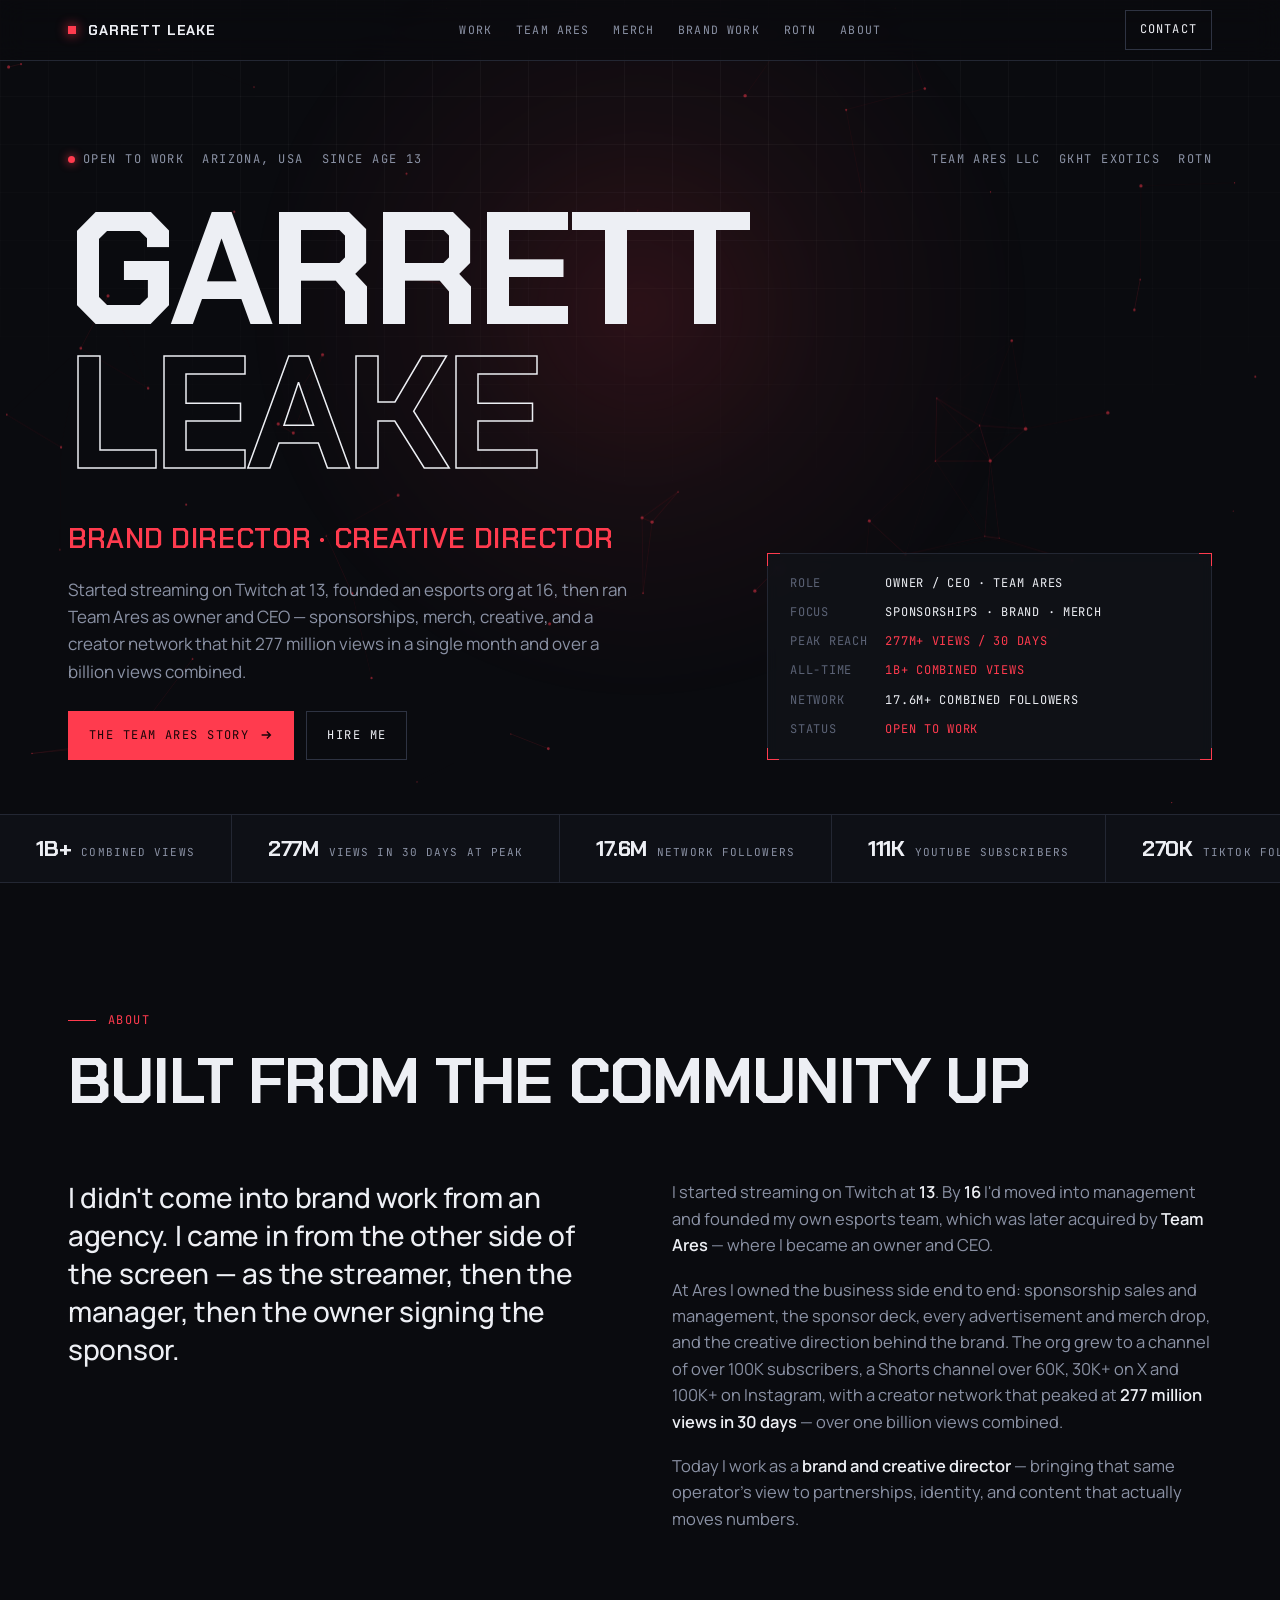
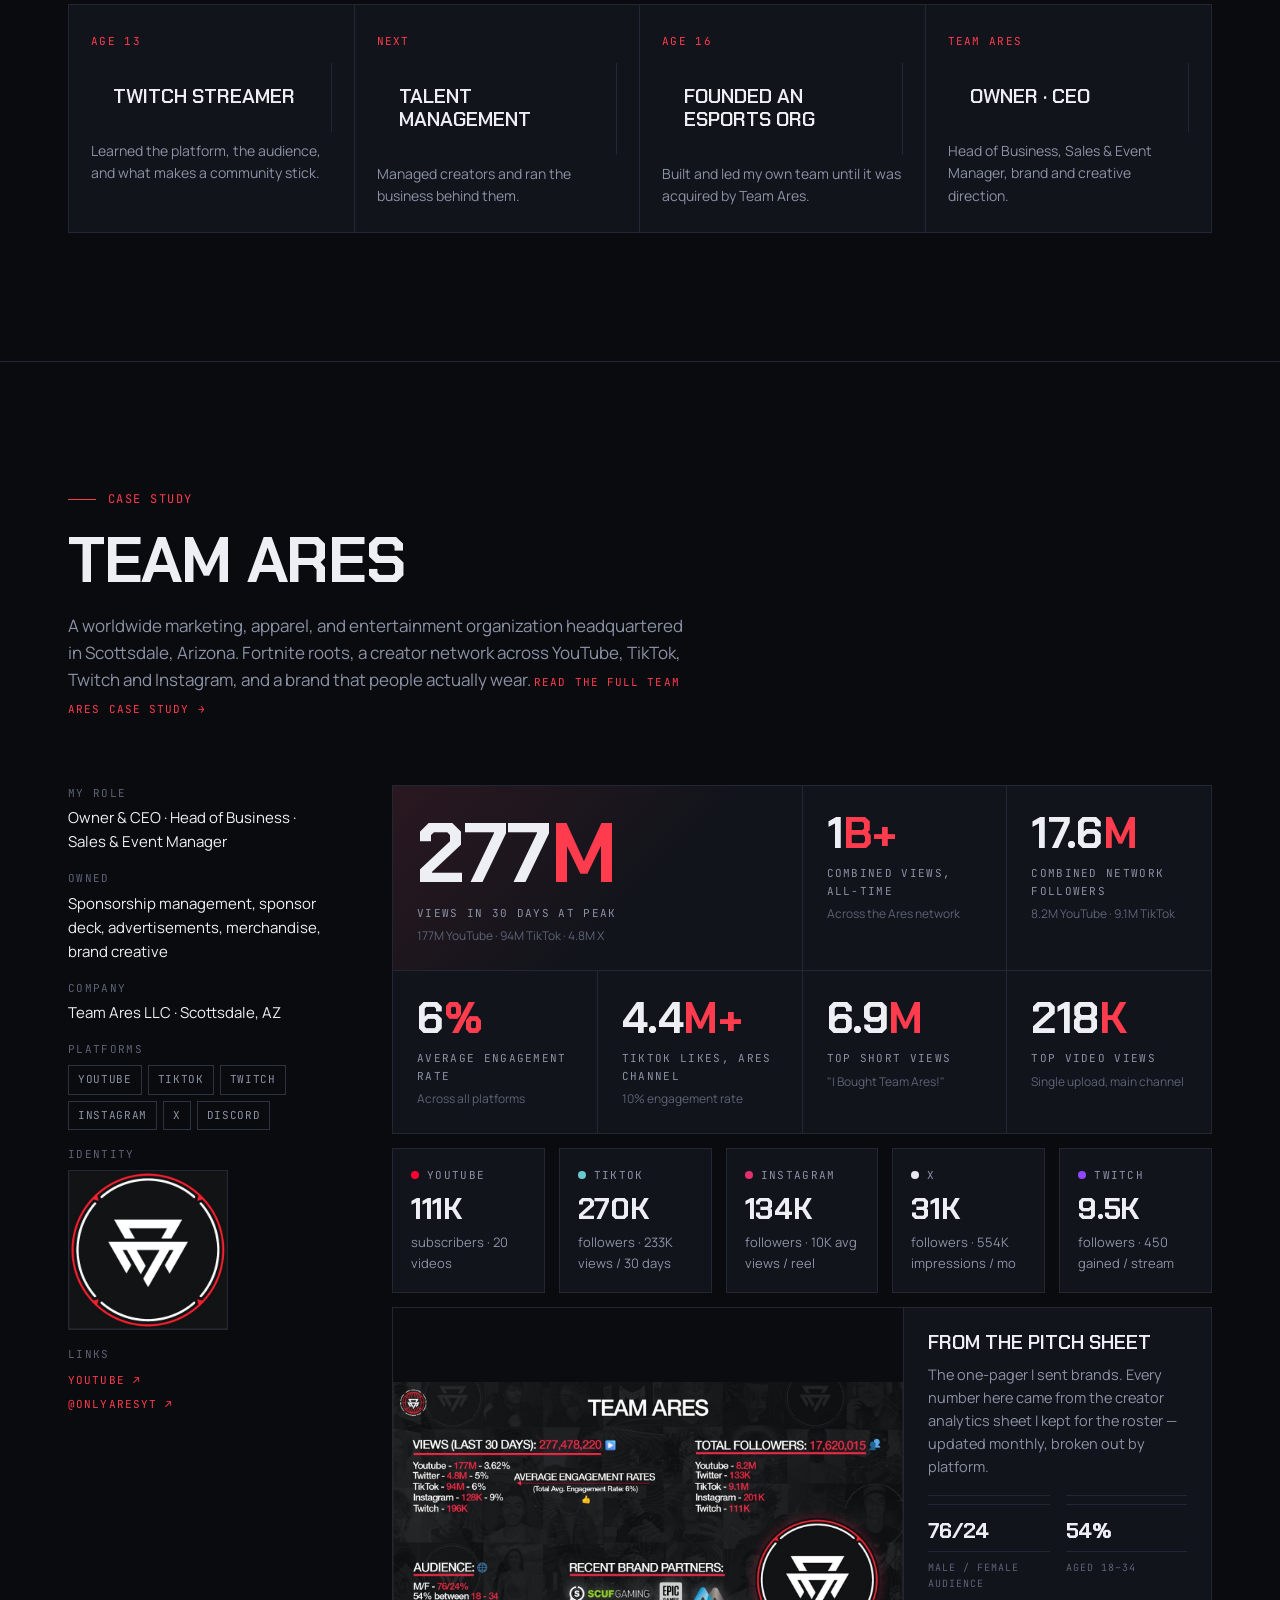
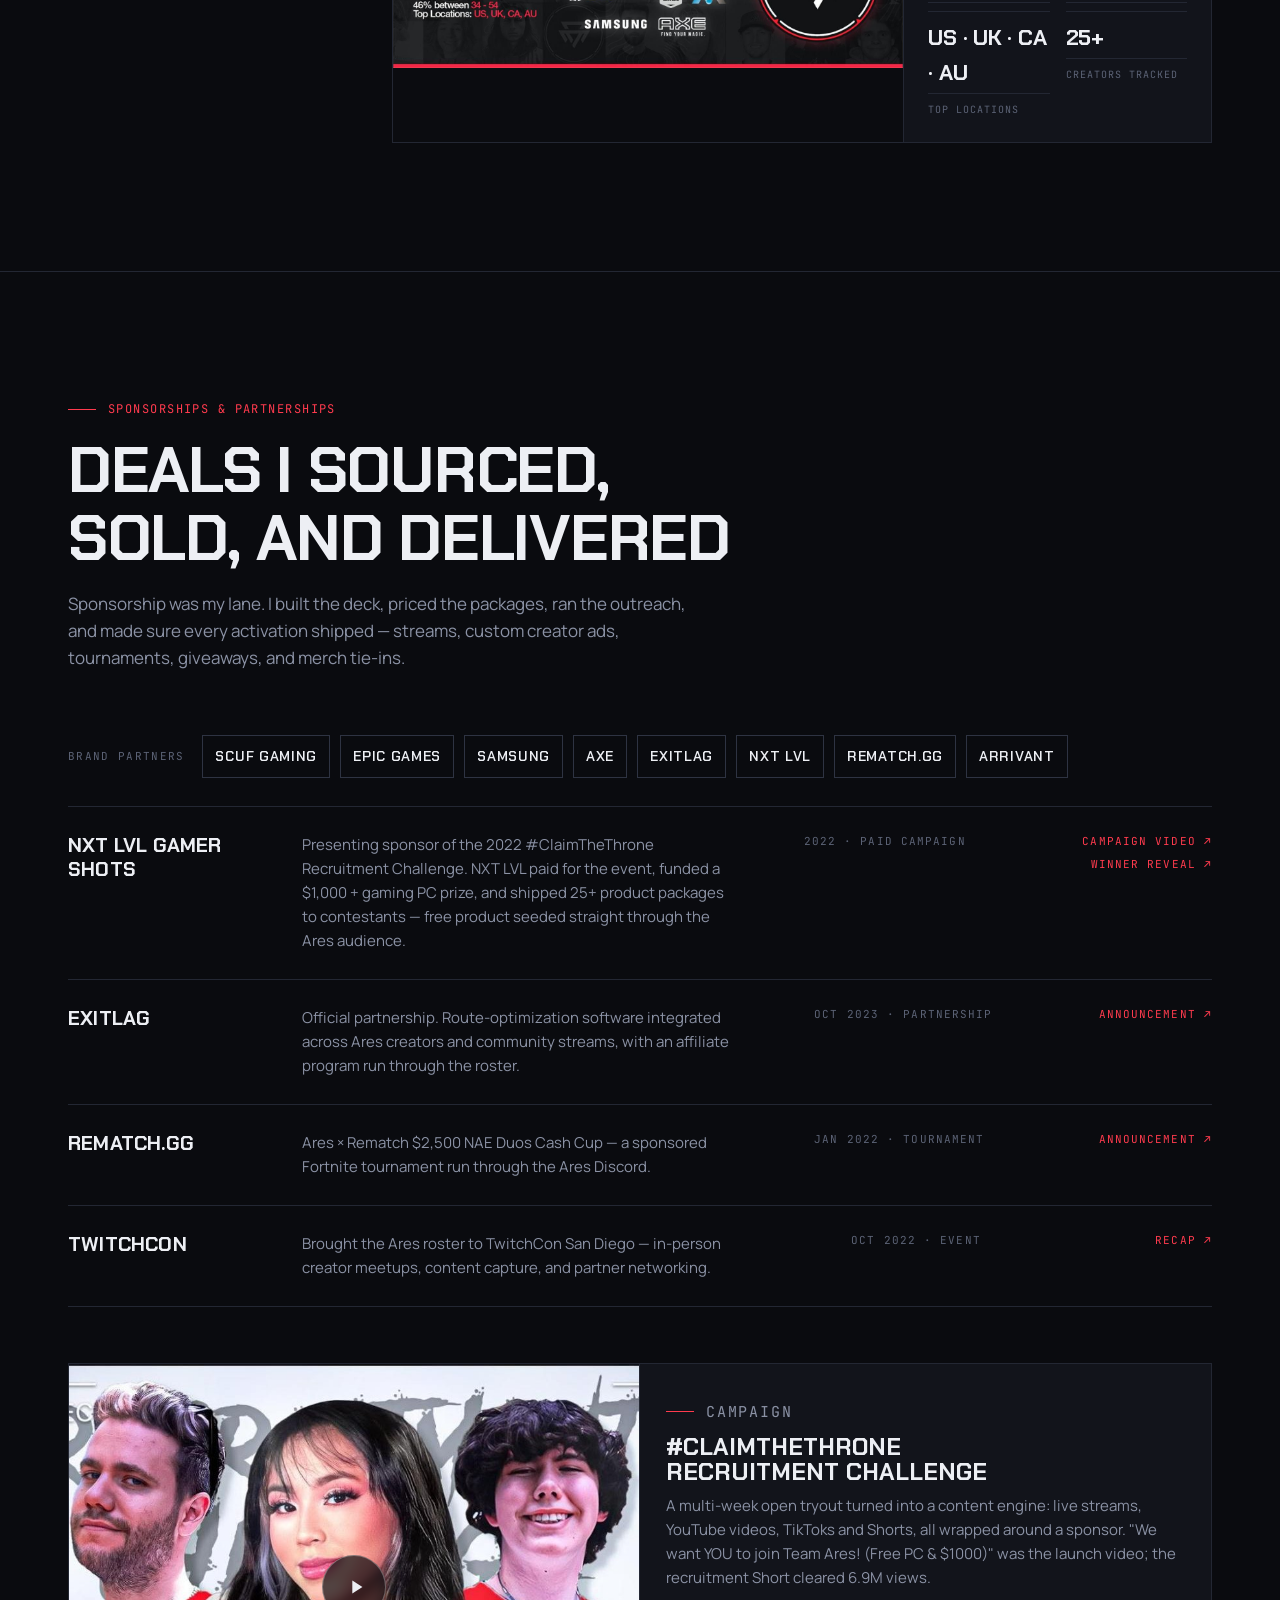
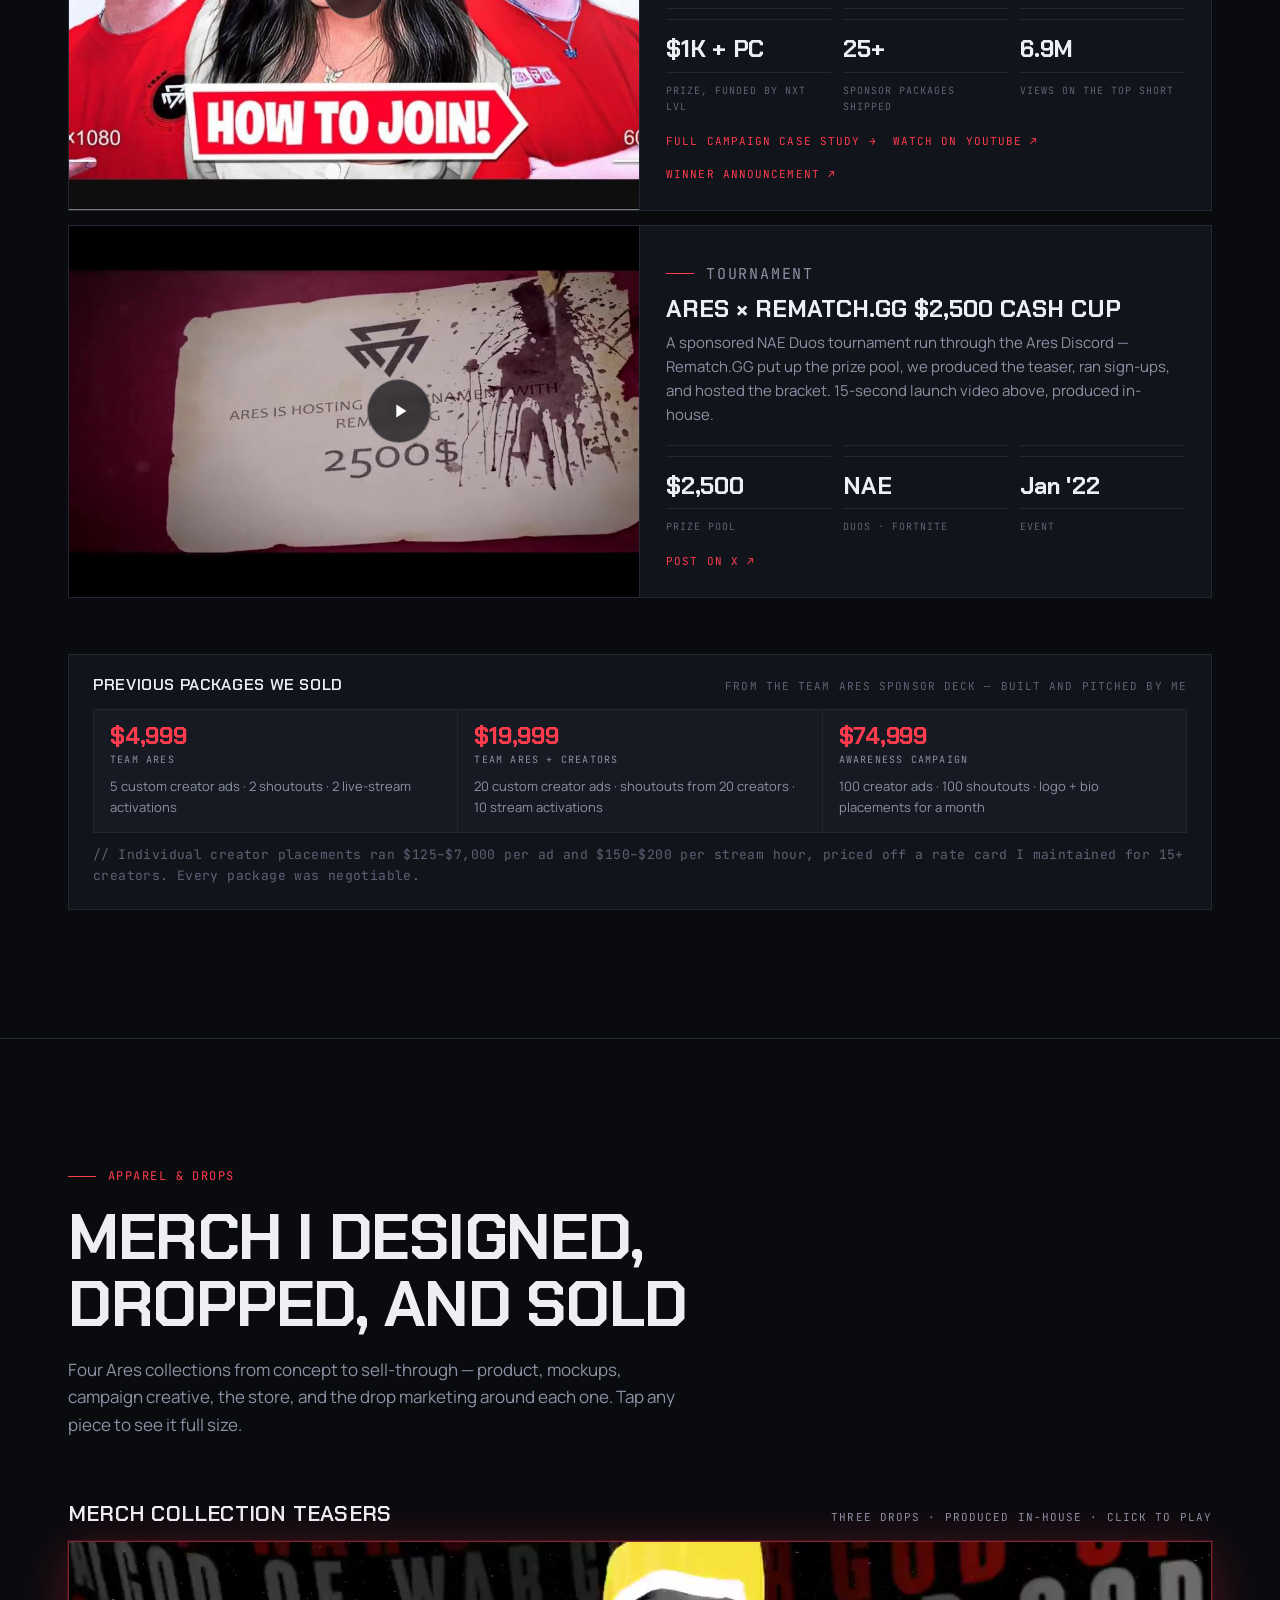
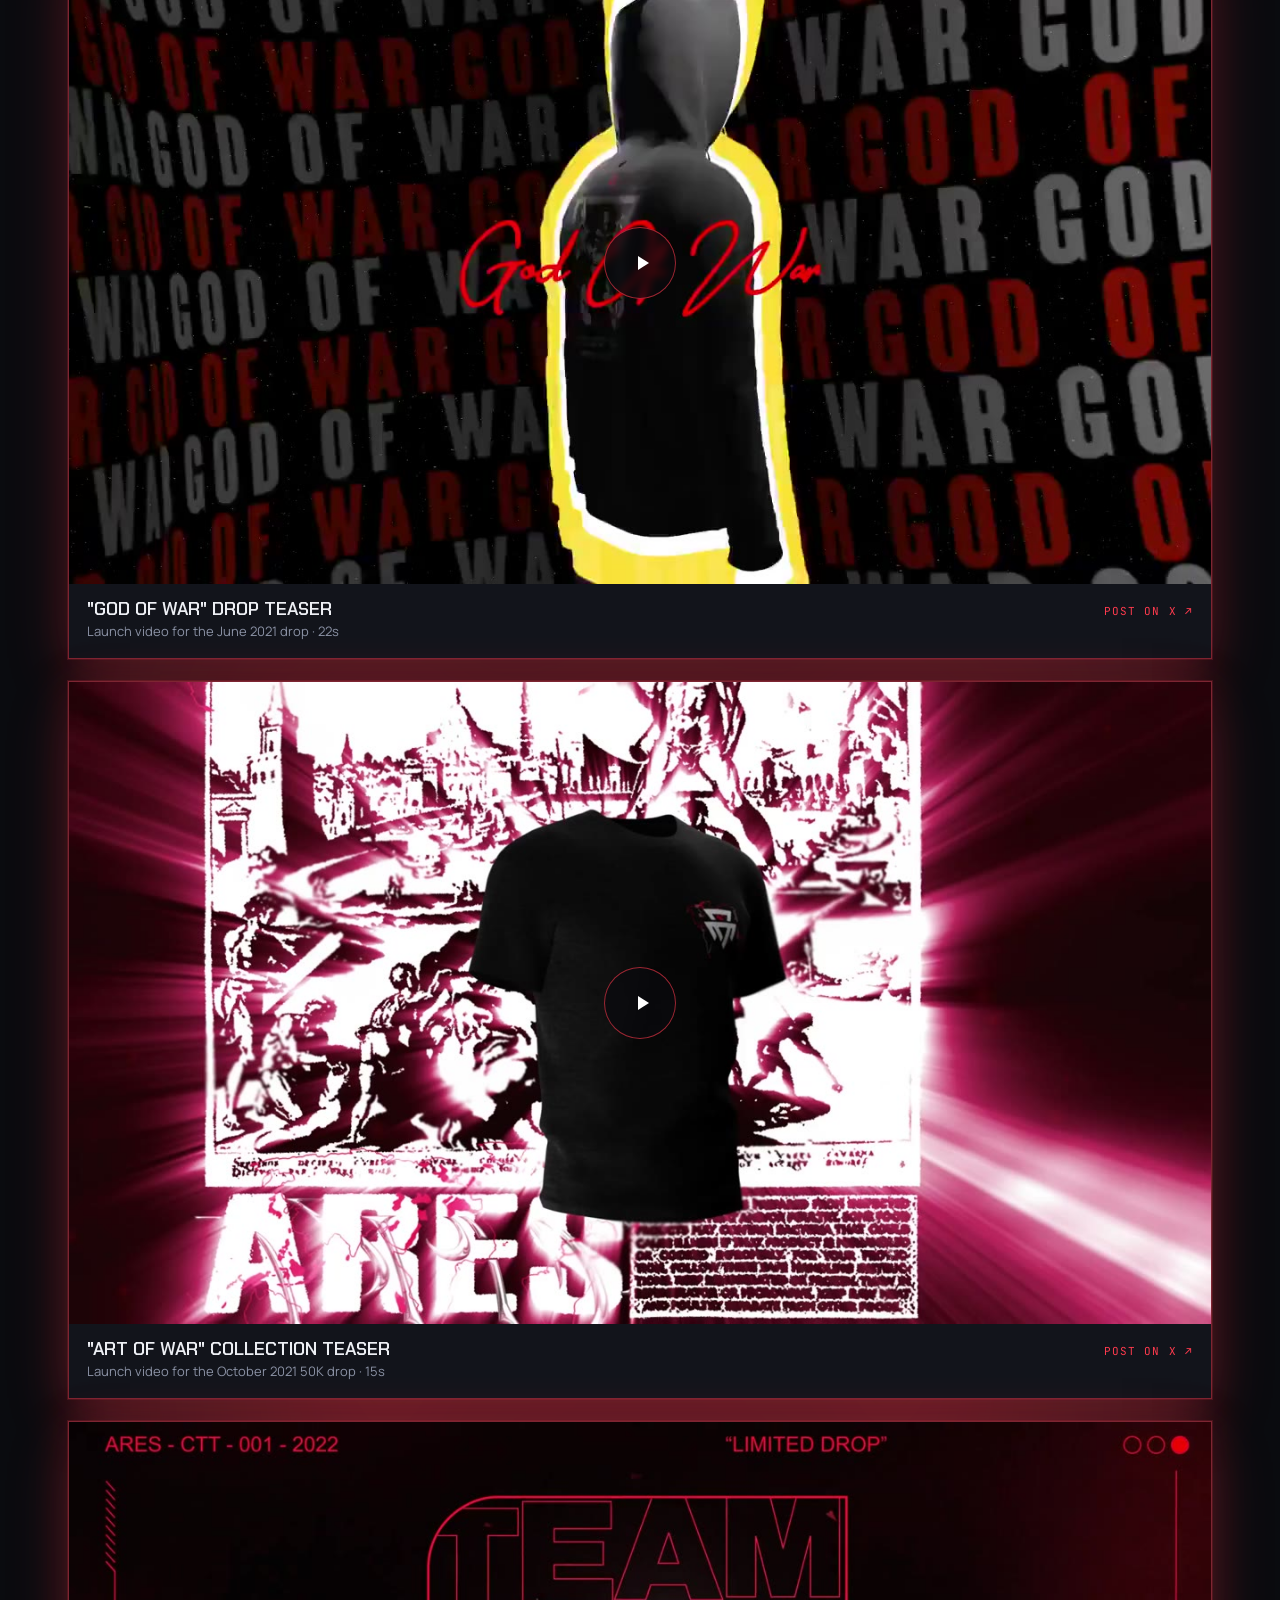
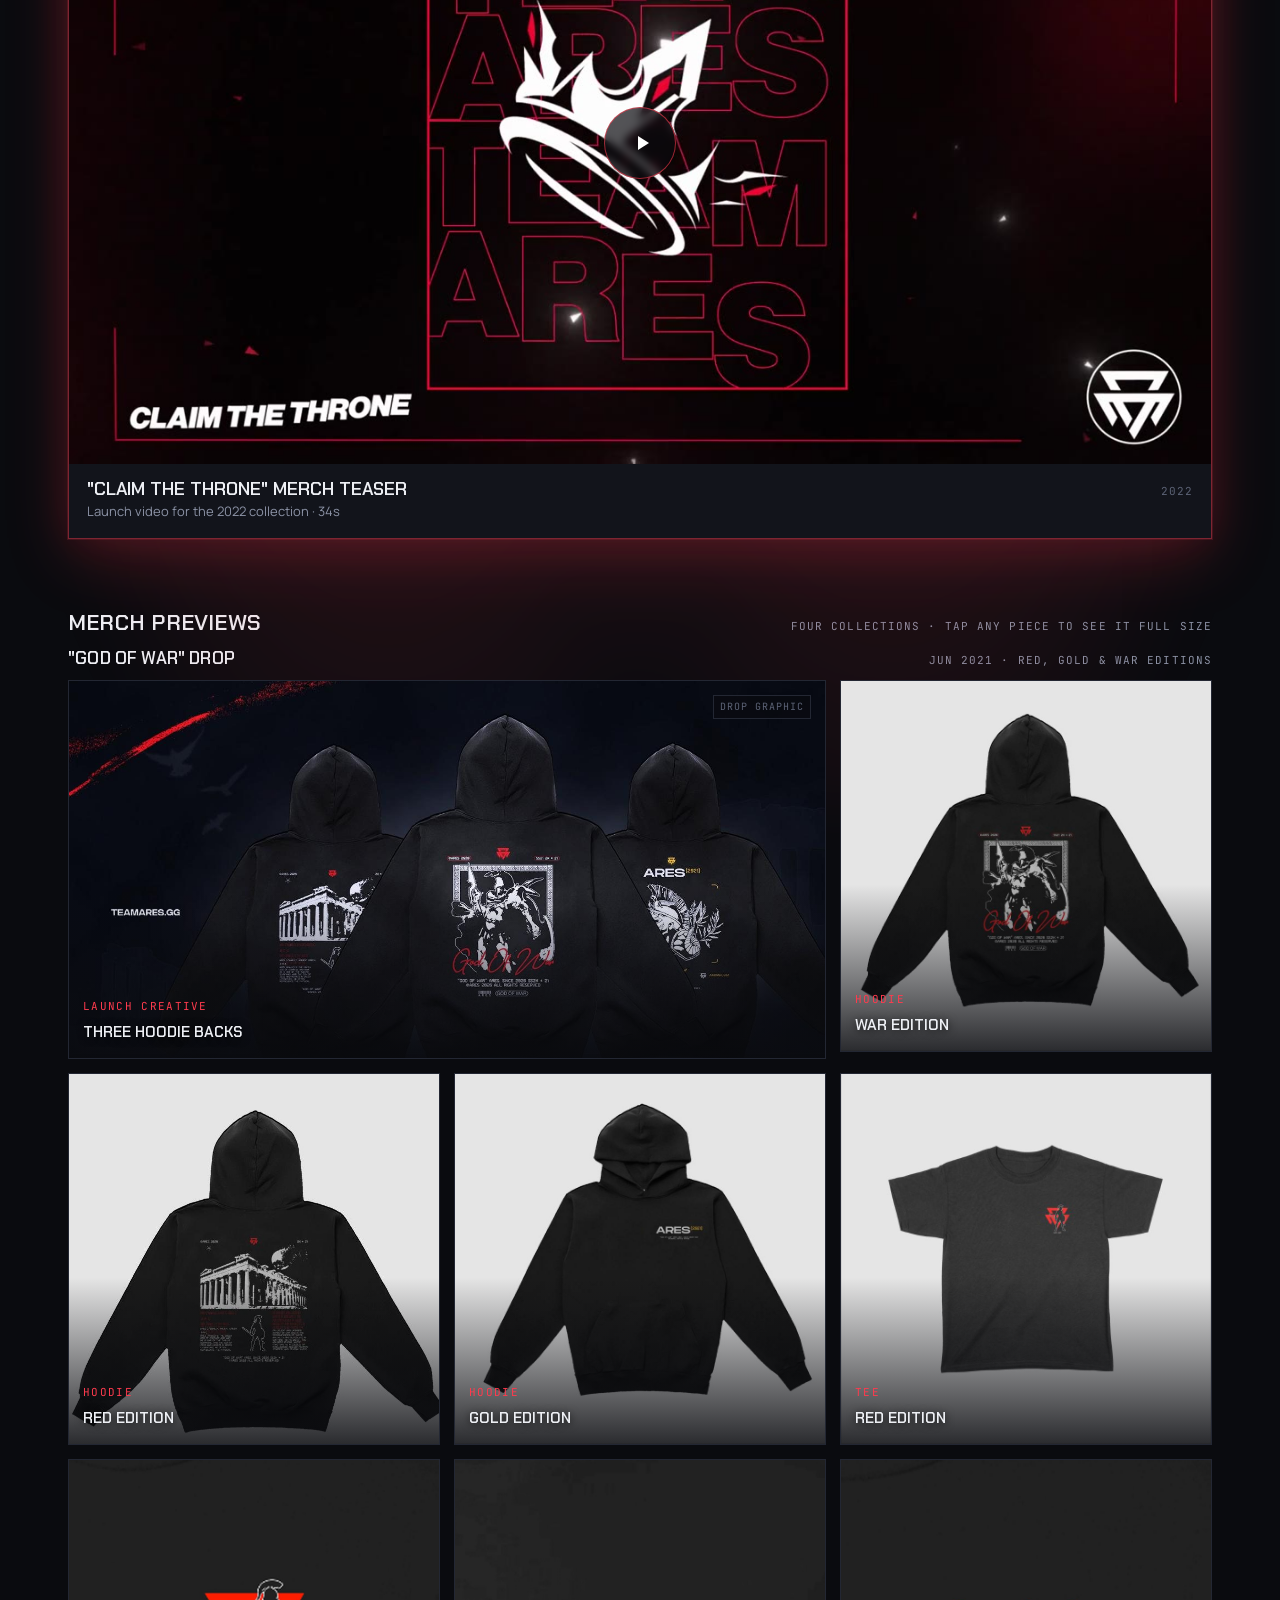
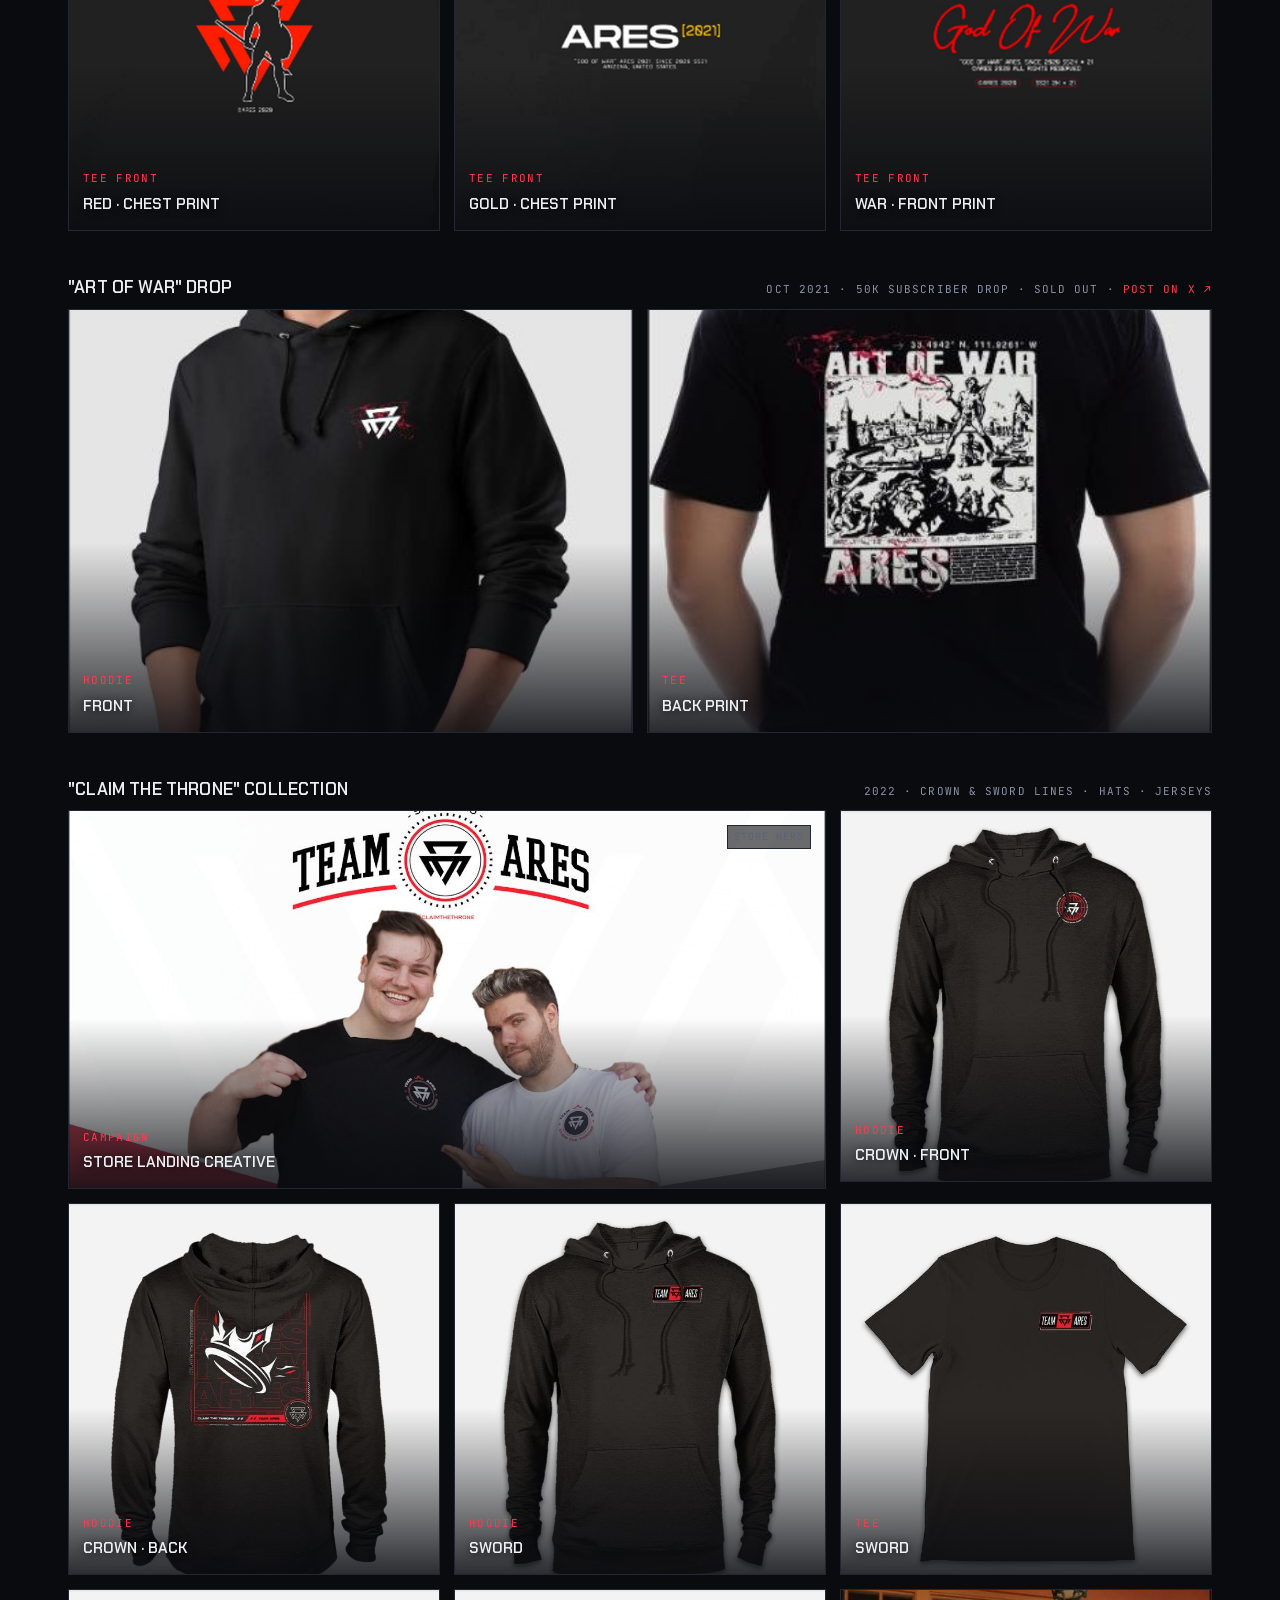
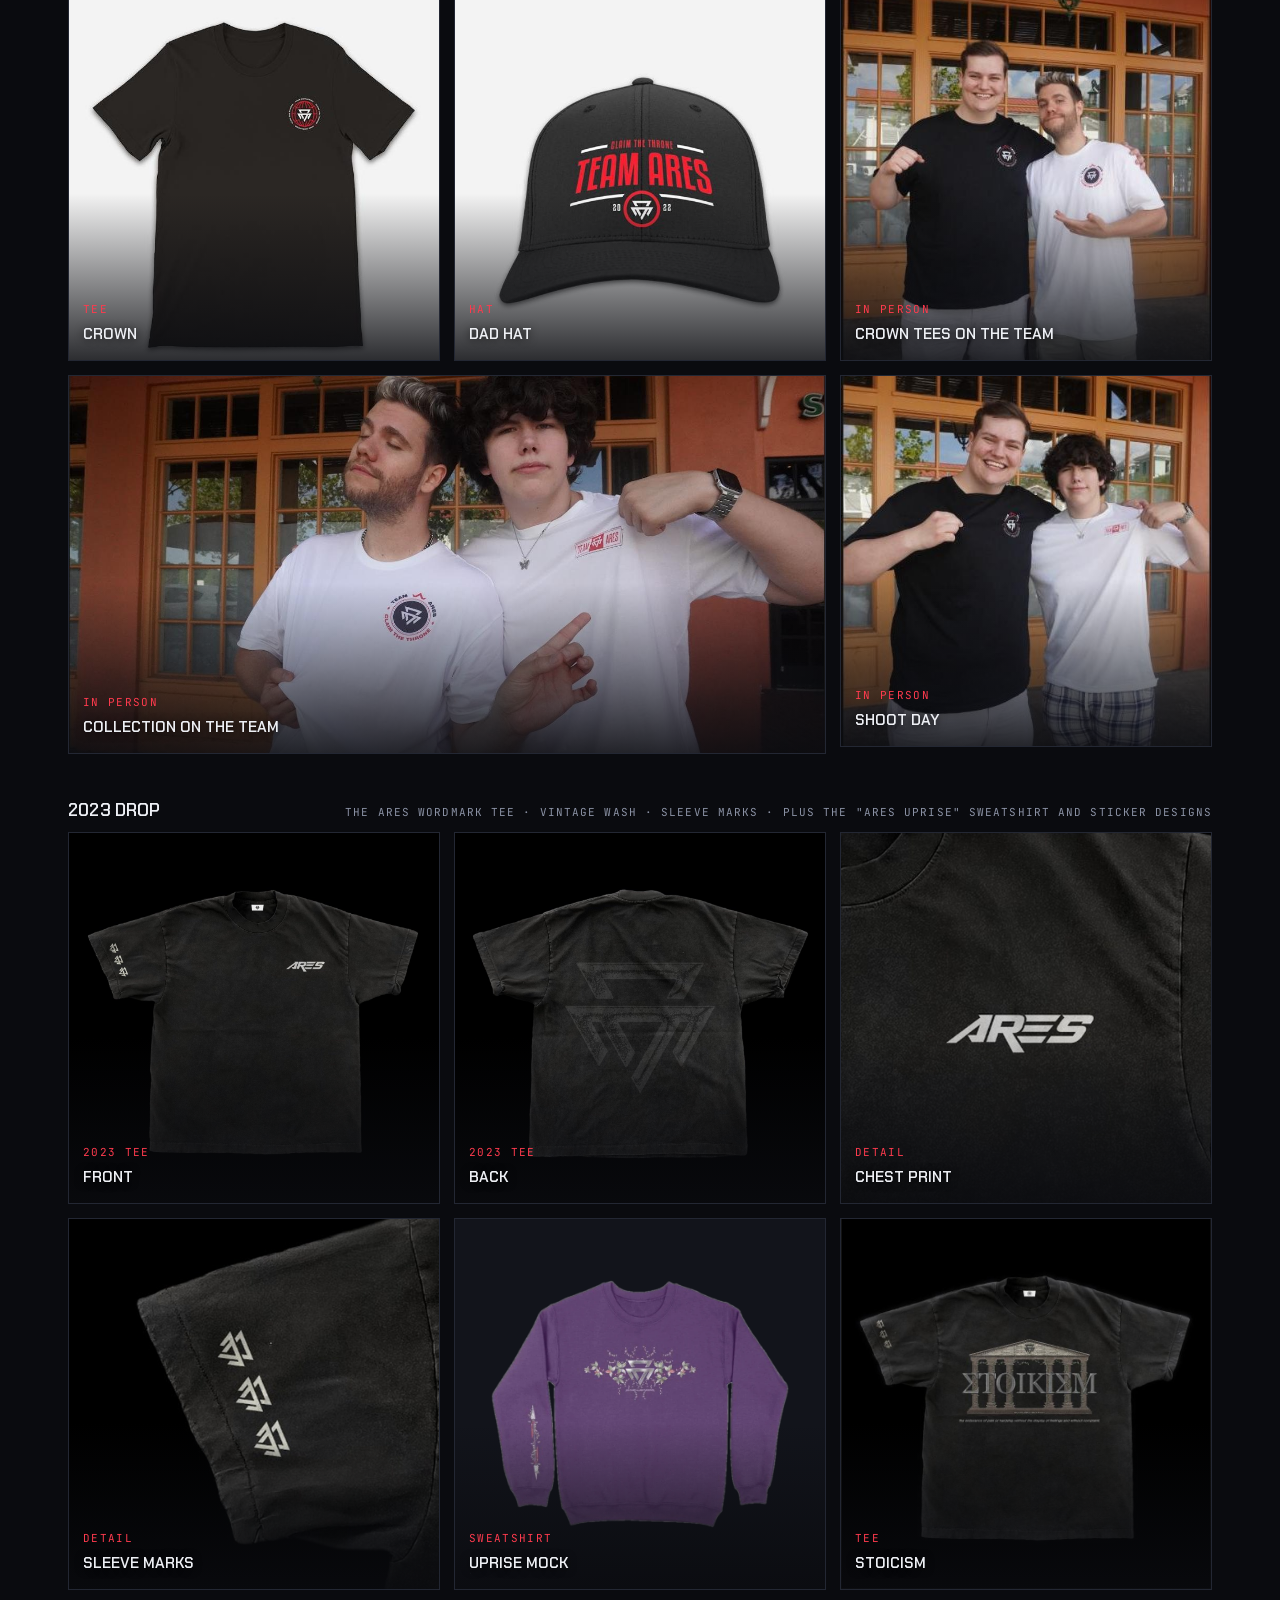
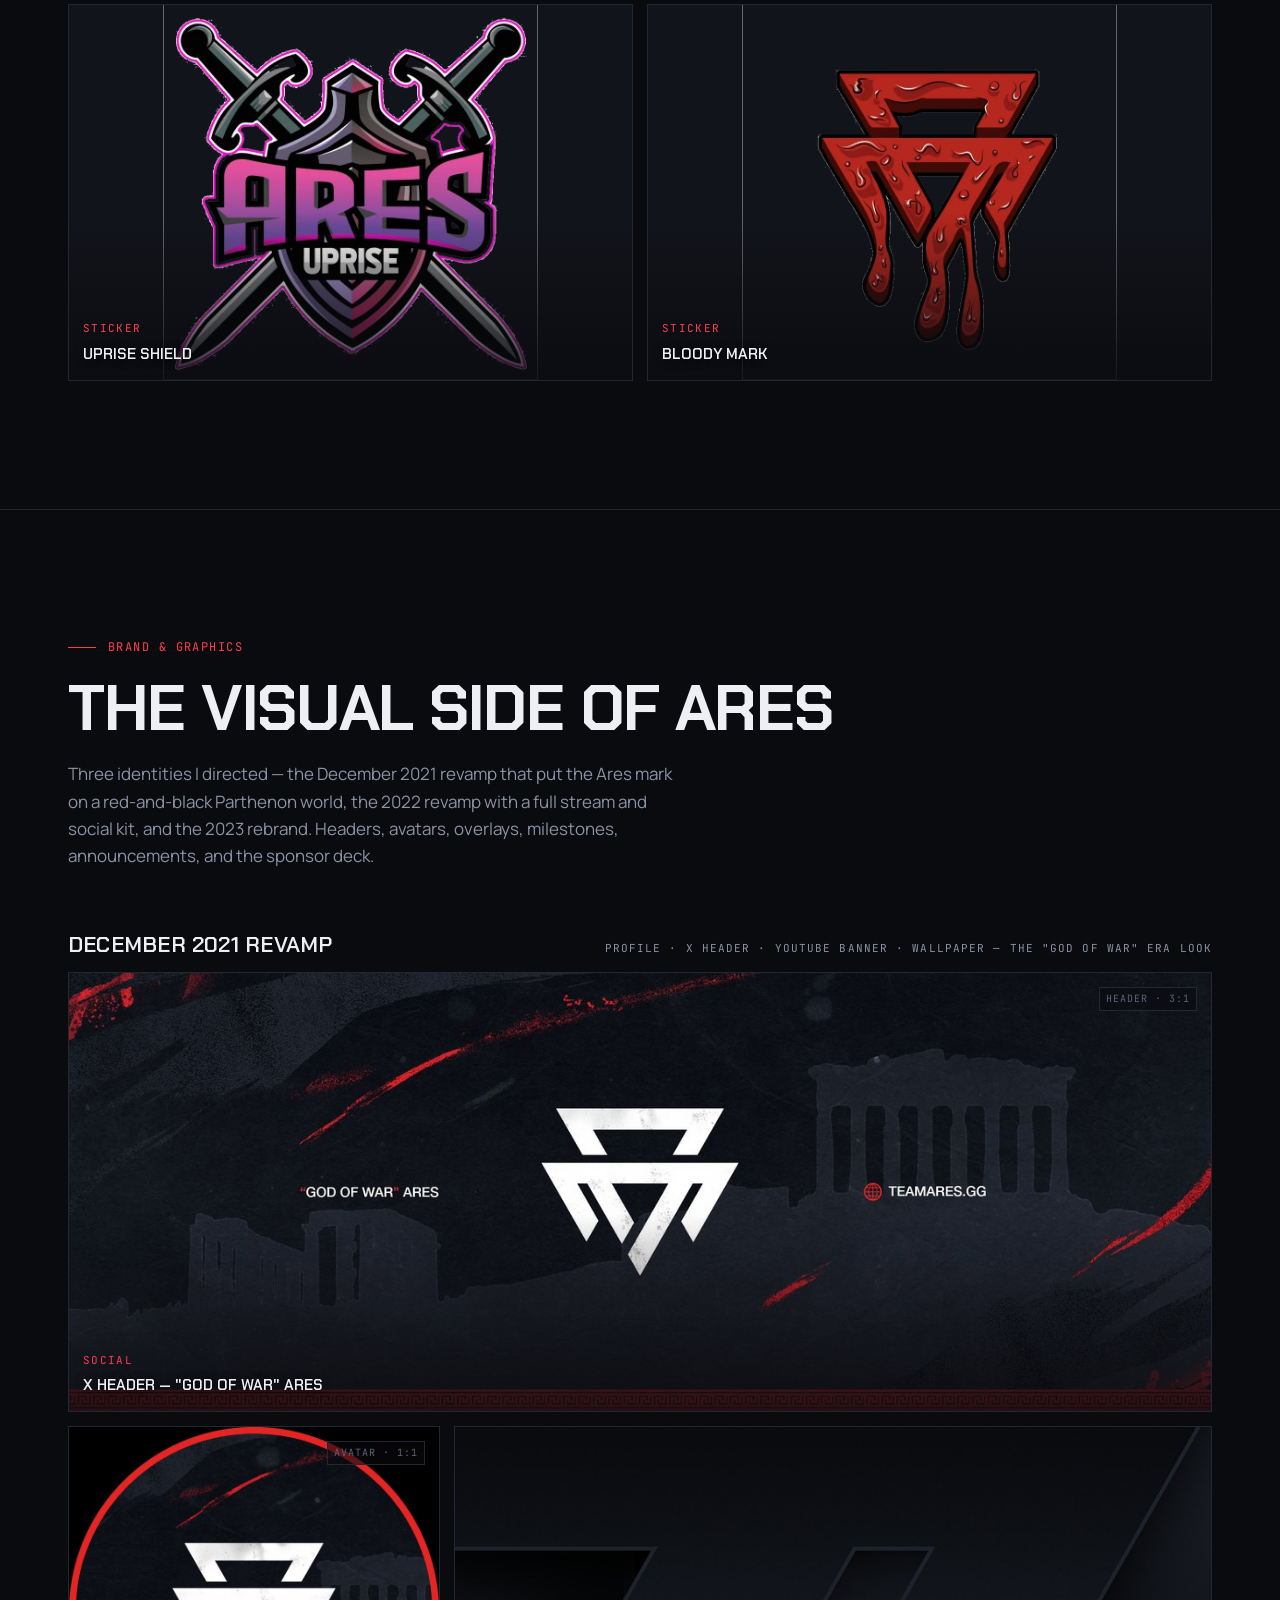
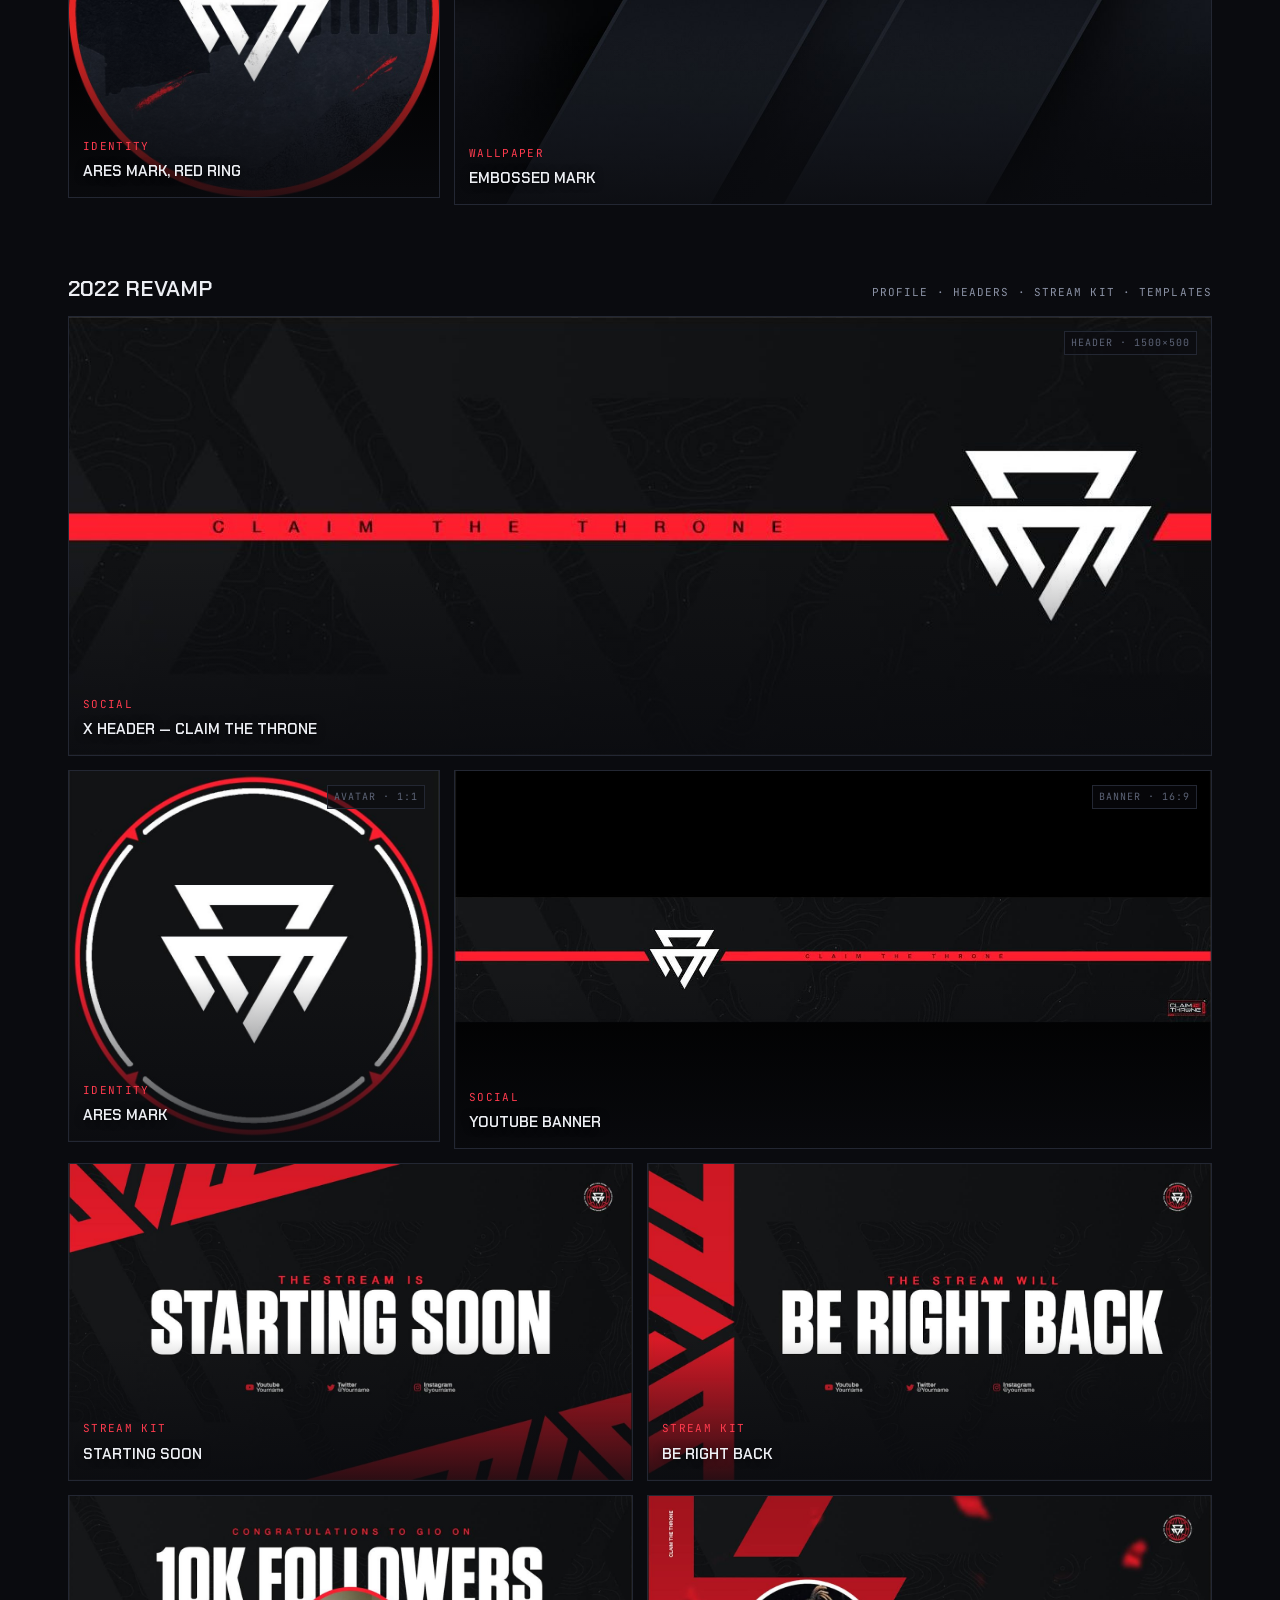
<file: index.html>
<!DOCTYPE html>
<html lang="en">
<head>
  <meta charset="UTF-8">
  <meta name="viewport" content="width=device-width, initial-scale=1.0, viewport-fit=cover">
  <title>Garrett Leake — Brand & Creative Director</title>
  <meta name="description" content="Garrett Leake is a brand and creative director from Arizona — former owner and CEO of Team Ares, founder of ROTN and GKHT Exotics. Open to work.">
  <link rel="canonical" href="https://garrettleake.com/">
  <meta name="theme-color" content="#0A0B0F">
  <meta name="color-scheme" content="dark">

  <link rel="icon" href="./favicon.ico" sizes="any">
  <link rel="icon" href="./favicon-32x32.png" type="image/png" sizes="32x32">
  <link rel="icon" href="./favicon-16x16.png" type="image/png" sizes="16x16">
  <link rel="apple-touch-icon" href="./apple-touch-icon.png" sizes="180x180">
  <link rel="manifest" href="./site.webmanifest">

  <meta property="og:title" content="Garrett Leake — Brand & Creative Director">
  <meta property="og:description" content="Garrett Leake is a brand and creative director from Arizona — former owner and CEO of Team Ares, founder of ROTN and GKHT Exotics. Open to work.">
  <meta property="og:type" content="website">
  <meta property="og:url" content="https://garrettleake.com/">
  <meta property="og:image" content="https://garrettleake.com/og-image.png">
  <meta property="og:image:width" content="1200">
  <meta property="og:image:height" content="630">
  <meta property="og:image:alt" content="Garrett Leake — Brand & Creative Director">
  <meta property="og:site_name" content="Garrett Leake">
  <meta name="twitter:card" content="summary_large_image">
  <meta name="twitter:image" content="https://garrettleake.com/og-image.png">
  <meta name="twitter:site" content="@aresgarrett">

  <link rel="preconnect" href="https://fonts.googleapis.com">
  <link rel="preconnect" href="https://fonts.gstatic.com" crossorigin>
  <link rel="stylesheet" href="https://fonts.googleapis.com/css2?family=Chakra+Petch:wght@500;600;700&family=Manrope:wght@400;500;600;700&family=JetBrains+Mono:wght@400;500&display=swap">
  <link rel="stylesheet" href="./styles.css?v=02da91d3">
  <script type="application/ld+json">{"@context": "https://schema.org", "@type": "Person", "@id": "https://garrettleake.com/#person", "name": "Garrett Leake", "url": "https://garrettleake.com/", "image": "https://garrettleake.com/img/garrett-leake.jpg", "jobTitle": "Brand & Creative Director", "description": "Garrett Leake is a brand and creative director from Arizona — former owner and CEO of Team Ares, founder of ROTN and GKHT Exotics. Open to work.", "worksFor": {"@type": "Organization", "name": "GKHT Exotics", "url": "https://gkhtexotics.com/"}, "alumniOf": {"@type": "Organization", "name": "Team Ares LLC"}, "address": {"@type": "PostalAddress", "addressRegion": "AZ", "addressCountry": "US"}, "email": "mailto:support@wolfpog.com", "knowsAbout": ["brand direction", "creative direction", "sponsorship management", "influencer marketing", "esports", "merchandise", "apparel", "creator networks", "Team Ares", "ROTN", "GKHT Exotics"], "sameAs": ["https://www.instagram.com/gkht/", "https://x.com/aresgarrett", "https://gkhtexotics.com/", "https://www.linkedin.com/in/garrett-leake-333968214/", "https://www.crunchbase.com/person/garrett-leake"], "homeLocation": {"@type": "Place", "name": "Scottsdale, Arizona"}}</script>
  <script type="application/ld+json">{"@context": "https://schema.org", "@type": "WebSite", "@id": "https://garrettleake.com/#website", "url": "https://garrettleake.com/", "name": "Garrett Leake", "publisher": {"@id": "https://garrettleake.com/#person"}}</script>
  <script type="application/ld+json">{"@context": "https://schema.org", "@type": "BreadcrumbList", "itemListElement": [{"@type": "ListItem", "position": 1, "name": "Home", "item": "https://garrettleake.com/"}]}</script>
  </head>
<body>
<!-- ============ NAV ============ -->
<nav class="nav" aria-label="Primary">
  <div class="wrap">
    <a class="brand" href="./"><span class="dot"></span>Garrett Leake</a>
    <div class="nav-links">
      <a href="work/">Work</a>
      <a href="#ares">Team Ares</a>
      <a href="#merch">Merch</a>
      <a href="#work">Brand Work</a>
      <a href="#rotn">ROTN</a>
      <a href="about/">About</a>
    </div>
    <div class="nav-right">
      <a class="nav-cta" href="#contact">Contact</a>
      <button class="nav-toggle" type="button" aria-label="Open menu" aria-expanded="false" aria-controls="site-menu"><span></span><span></span><span></span></button>
    </div>
  </div>
  <div class="nav-menu" id="site-menu">
    <div class="inner">
      <div class="grp">
        <div class="grp-h">On this page</div>
        <a href="#ares">Team Ares</a>
        <a href="#partners">Deals &amp; sponsors</a>
        <a href="#merch">Merch</a>
        <a href="#work">Brand work</a>
        <a href="#testimonials">Creators</a>
        <a href="#rotn">ROTN</a>
      </div>
      <div class="grp">
        <div class="grp-h">Pages</div>
        <a href="work/">All work <small>4 case studies</small></a>
        <a href="work/gkht-exotics/">GKHT Exotics <small>Now</small></a>
        <a href="about/">About</a>
        <a href="contact/">Contact</a>
      </div>
    </div>
  </div>
</nav>

<!-- ============ HERO ============ -->
<header class="hero" id="top">
  <canvas id="field" aria-hidden="true"></canvas>
  <div class="glow" aria-hidden="true"></div>
  <div class="wrap">
    <div class="hero-top">
      <div class="hero-tag">
        <span><i class="live"></i>Open to work</span>
        <span>Arizona, USA</span>
        <span>Since age 13</span>
      </div>
      <div class="hero-tag"><span>Team Ares LLC</span><span>GKHT Exotics</span><span>ROTN</span></div>
    </div>
    <h1>Garrett<span class="l2">Leake</span></h1>
    <div class="hero-sub">
      <div>
        <p class="hero-role">Brand Director · Creative Director</p>
        <p class="hero-lede">Started streaming on Twitch at 13, founded an esports org at 16, then ran Team Ares as owner and CEO — sponsorships, merch, creative, and a creator network that hit 277 million views in a single month and over a billion views combined.</p>
        <div class="hero-cta">
          <a class="btn primary" href="#ares">The Team Ares story
            <svg viewBox="0 0 16 16" fill="none" stroke="currentColor" stroke-width="1.6"><path d="M3 8h10M9 4l4 4-4 4"/></svg></a>
          <a class="btn" href="#contact">Hire me</a>
        </div>
      </div>
      <aside class="hud" aria-label="At a glance">
        <span class="c1"></span><span class="c2"></span>
        <dl>
          <dt>Role</dt><dd>Owner / CEO · Team Ares</dd>
          <dt>Focus</dt><dd>Sponsorships · Brand · Merch</dd>
          <dt>Peak reach</dt><dd class="ok">277M+ views / 30 days</dd>
          <dt>All-time</dt><dd class="ok">1B+ combined views</dd>
          <dt>Network</dt><dd>17.6M+ combined followers</dd>
          <dt>Status</dt><dd class="ok">Open to work</dd>
        </dl>
      </aside>
    </div>
  </div>
</header>

<!-- ============ TICKER ============ -->
<div class="ticker" aria-hidden="true">
  <div class="ticker-track" id="ticker">
    <div class="ticker-item"><span class="num">1B+</span><span class="lab">Combined views</span></div>
    <div class="ticker-item"><span class="num">277M</span><span class="lab">Views in 30 days at peak</span></div>
    <div class="ticker-item"><span class="num">17.6M</span><span class="lab">Network followers</span></div>
    <div class="ticker-item"><span class="num">111K</span><span class="lab">YouTube subscribers</span></div>
    <div class="ticker-item"><span class="num">270K</span><span class="lab">TikTok followers</span></div>
    <div class="ticker-item"><span class="num">134K</span><span class="lab">Instagram followers</span></div>
    <div class="ticker-item"><span class="num">31K</span><span class="lab">X followers</span></div>
    <div class="ticker-item"><span class="num">300+</span><span class="lab">ROTN units sold in a month</span></div>
    <div class="ticker-item"><span class="num">$75K</span><span class="lab">Top sponsor package</span></div>
  </div>
</div>

<!-- ============ ABOUT ============ -->
<section class="block" id="about">
  <div class="wrap">
    <div class="sec-head">
      <p class="eyebrow">About</p>
      <h2>Built from the community up</h2>
    </div>
    <div class="about-grid">
      <p class="lead">I didn't come into brand work from an agency. I came in from the other side of the screen — as the streamer, then the manager, then the owner signing the sponsor.</p>
      <div class="body">
        <p>I started streaming on Twitch at <strong>13</strong>. By <strong>16</strong> I'd moved into management and founded my own esports team, which was later acquired by <strong>Team Ares</strong> — where I became an owner and CEO.</p>
        <p>At Ares I owned the business side end to end: sponsorship sales and management, the sponsor deck, every advertisement and merch drop, and the creative direction behind the brand. The org grew to a channel of over 100K subscribers, a Shorts channel over 60K, 30K+ on X and 100K+ on Instagram, with a creator network that peaked at <strong>277 million views in 30 days</strong> — over one billion views combined.</p>
        <p>Today I work as a <strong>brand and creative director</strong> — bringing that same operator's view to partnerships, identity, and content that actually moves numbers.</p>
      </div>
    </div>
    <div class="path" aria-label="Career path">
      <div><span class="k">Age 13</span><div class="v">Twitch streamer</div><p class="d">Learned the platform, the audience, and what makes a community stick.</p></div>
      <div><span class="k">Next</span><div class="v">Talent management</div><p class="d">Managed creators and ran the business behind them.</p></div>
      <div><span class="k">Age 16</span><div class="v">Founded an esports org</div><p class="d">Built and led my own team until it was acquired by Team Ares.</p></div>
      <div><span class="k">Team Ares</span><div class="v">Owner · CEO</div><p class="d">Head of Business, Sales &amp; Event Manager, brand and creative direction.</p></div>
    </div>
  </div>
</section>

<!-- ============ TEAM ARES CASE STUDY ============ -->
<section class="block" id="ares">
  <div class="wrap">
    <div class="sec-head">
      <p class="eyebrow">Case study</p>
      <h2>Team Ares</h2>
      <p class="intro">A worldwide marketing, apparel, and entertainment organization headquartered in Scottsdale, Arizona. Fortnite roots, a creator network across YouTube, TikTok, Twitch and Instagram, and a brand that people actually wear. <a class="xlink" href="work/team-ares/">Read the full Team Ares case study →</a></p>
    </div>
    <div class="dossier">
      <aside class="rail">
        <dl>
          <div><dt>My role</dt><dd>Owner &amp; CEO · Head of Business · Sales &amp; Event Manager</dd></div>
          <div><dt>Owned</dt><dd>Sponsorship management, sponsor deck, advertisements, merchandise, brand creative</dd></div>
          <div><dt>Company</dt><dd>Team Ares LLC · Scottsdale, AZ</dd></div>
          <div><dt>Platforms</dt><dd class="tags"><span class="tag">YouTube</span><span class="tag">TikTok</span><span class="tag">Twitch</span><span class="tag">Instagram</span><span class="tag">X</span><span class="tag">Discord</span></dd></div>
          <div><dt>Identity</dt><dd><img class="thumb" src="img/pfp-2022.jpg" alt="Team Ares mark, 2022 identity" width="812" height="812" loading="lazy" style="max-width:160px"></dd></div>
          <div><dt>Links</dt><dd><a href="https://www.youtube.com/@TeamAresGGs" target="_blank" rel="noopener" class="xlink">YouTube ↗</a><br><a href="https://x.com/OnlyAresYT" target="_blank" rel="noopener" class="xlink">@OnlyAresYT ↗</a></dd></div>
        </dl>
      </aside>
      <div>
        <div class="stats" aria-label="Team Ares by the numbers">
          <div class="stat hero-stat"><div class="num">277<em>M</em></div><div class="lab">Views in 30 days at peak</div><div class="src">177M YouTube · 94M TikTok · 4.8M X</div></div>
          <div class="stat"><div class="num">1<em>B+</em></div><div class="lab">Combined views, all-time</div><div class="src">Across the Ares network</div></div>
          <div class="stat"><div class="num">17.6<em>M</em></div><div class="lab">Combined network followers</div><div class="src">8.2M YouTube · 9.1M TikTok</div></div>
          <div class="stat"><div class="num">6<em>%</em></div><div class="lab">Average engagement rate</div><div class="src">Across all platforms</div></div>
          <div class="stat"><div class="num">4.4<em>M+</em></div><div class="lab">TikTok likes, Ares channel</div><div class="src">10% engagement rate</div></div>
          <div class="stat"><div class="num">6.9<em>M</em></div><div class="lab">Top Short views</div><div class="src">"I Bought Team Ares!"</div></div>
          <div class="stat"><div class="num">218<em>K</em></div><div class="lab">Top video views</div><div class="src">Single upload, main channel</div></div>
        </div>

        <div class="platforms" aria-label="Team Ares social platforms">
          <div class="plat"><div class="p"><i style="background:#FF0033"></i>YouTube</div><div class="n num">111K</div><div class="m">subscribers · 20 videos</div></div>
          <div class="plat"><div class="p"><i style="background:#69C9D0"></i>TikTok</div><div class="n num">270K</div><div class="m">followers · 233K views / 30 days</div></div>
          <div class="plat"><div class="p"><i style="background:#E1306C"></i>Instagram</div><div class="n num">134K</div><div class="m">followers · 10K avg views / reel</div></div>
          <div class="plat"><div class="p"><i style="background:#E7E9EE"></i>X</div><div class="n num">31K</div><div class="m">followers · 554K impressions / mo</div></div>
          <div class="plat"><div class="p"><i style="background:#9146FF"></i>Twitch</div><div class="n num">9.5K</div><div class="m">followers · 450 gained / stream</div></div>
        </div>

        <figure class="exhibit" style="margin:14px 0 0">
          <img src="img/pitch-sheet-2.jpg" alt="Team Ares pitch sheet: 277,478,220 views in the last 30 days, 17,620,015 total followers, recent brand partners" width="1444" height="812" loading="lazy" data-lb="Team Ares pitch sheet — network reach">
          <figcaption class="cap">
            <h3>From the pitch sheet</h3>
            <p>The one-pager I sent brands. Every number here came from the creator analytics sheet I kept for the roster — updated monthly, broken out by platform.</p>
            <div class="kv">
              <div><div class="n num">76/24</div><div class="l">Male / female audience</div></div>
              <div><div class="n num">54%</div><div class="l">Aged 18–34</div></div>
              <div><div class="n num">US · UK · CA · AU</div><div class="l">Top locations</div></div>
              <div><div class="n num">25+</div><div class="l">Creators tracked</div></div>
            </div>
          </figcaption>
        </figure>
      </div>
    </div>
  </div>
</section>

<!-- ============ SPONSORSHIPS ============ -->
<section class="block" id="partners">
  <div class="wrap">
    <div class="sec-head">
      <p class="eyebrow">Sponsorships &amp; partnerships</p>
      <h2>Deals I sourced, sold, and delivered</h2>
      <p class="intro">Sponsorship was my lane. I built the deck, priced the packages, ran the outreach, and made sure every activation shipped — streams, custom creator ads, tournaments, giveaways, and merch tie-ins.</p>
    </div>
    <div class="logos"><span class="k">Brand partners</span><span class="l">SCUF Gaming</span><span class="l">Epic Games</span><span class="l">Samsung</span><span class="l">AXE</span><span class="l">ExitLag</span><span class="l">NXT LVL</span><span class="l">Rematch.GG</span><span class="l">Arrivant</span></div>

    <div class="partners" style="margin-top:28px">
      <div class="partner">
        <div class="name">NXT LVL Gamer Shots</div>
        <div class="what">Presenting sponsor of the 2022 #ClaimTheThrone Recruitment Challenge. NXT LVL paid for the event, funded a $1,000 + gaming PC prize, and shipped 25+ product packages to contestants — free product seeded straight through the Ares audience.</div>
        <div class="when">2022 · Paid campaign</div>
        <div class="plinks"><a class="xlink" href="https://www.youtube.com/watch?v=j8sxe1e-j2Y" target="_blank" rel="noopener">Campaign video ↗</a><a class="xlink" href="https://www.youtube.com/watch?v=a-X1YceIdP4" target="_blank" rel="noopener">Winner reveal ↗</a></div>
      </div>
      <div class="partner">
        <div class="name">ExitLag</div>
        <div class="what">Official partnership. Route-optimization software integrated across Ares creators and community streams, with an affiliate program run through the roster.</div>
        <div class="when">Oct 2023 · Partnership</div>
        <div class="plinks"><a class="xlink" href="https://x.com/OnlyAresYT/status/1717647300510499015" target="_blank" rel="noopener">Announcement ↗</a></div>
      </div>
      <div class="partner">
        <div class="name">Rematch.GG</div>
        <div class="what">Ares × Rematch $2,500 NAE Duos Cash Cup — a sponsored Fortnite tournament run through the Ares Discord.</div>
        <div class="when">Jan 2022 · Tournament</div>
        <div class="plinks"><a class="xlink" href="https://x.com/OnlyAresYT/status/1482835175033782276" target="_blank" rel="noopener">Announcement ↗</a></div>
      </div>
      <div class="partner">
        <div class="name">TwitchCon</div>
        <div class="what">Brought the Ares roster to TwitchCon San Diego — in-person creator meetups, content capture, and partner networking.</div>
        <div class="when">Oct 2022 · Event</div>
        <div class="plinks"><a class="xlink" href="https://x.com/OnlyAresYT/status/1578886847157006336" target="_blank" rel="noopener">Recap ↗</a></div>
      </div>
    </div>

    <div class="campaign">
      <a class="media" href="https://www.youtube.com/watch?v=j8sxe1e-j2Y" target="_blank" rel="noopener" aria-label="Watch the #ClaimTheThrone recruitment video on YouTube">
        <img src="img/ctt-youtube-thumb.jpg" alt="We want YOU to join Team Ares! (Free PC & $1000) — YouTube thumbnail" width="1137" height="688" loading="lazy">
        <div class="play"><span><svg viewBox="0 0 24 24" fill="currentColor"><path d="M8 5v14l11-7z"/></svg></span></div>
      </a>
      <div class="body">
        <p class="eyebrow">Campaign</p>
        <h3 style="margin-top:10px">#ClaimTheThrone Recruitment Challenge</h3>
        <p>A multi-week open tryout turned into a content engine: live streams, YouTube videos, TikToks and Shorts, all wrapped around a sponsor. "We want YOU to join Team Ares! (Free PC &amp; $1000)" was the launch video; the recruitment Short cleared 6.9M views.</p>
        <div class="facts">
          <div><div class="n num">$1K + PC</div><div class="l">Prize, funded by NXT LVL</div></div>
          <div><div class="n num">25+</div><div class="l">Sponsor packages shipped</div></div>
          <div><div class="n num">6.9M</div><div class="l">Views on the top Short</div></div>
        </div>
        <div class="row"><a class="xlink" href="work/claim-the-throne/">Full campaign case study →</a><a class="xlink" href="https://www.youtube.com/watch?v=j8sxe1e-j2Y" target="_blank" rel="noopener">Watch on YouTube ↗</a><a class="xlink" href="https://www.youtube.com/watch?v=a-X1YceIdP4" target="_blank" rel="noopener">Winner announcement ↗</a></div>
      </div>
    </div>

    <div class="campaign" style="margin-top:14px">
      <div class="media" data-video="rematch">
        <div class="frame"><img src="img/poster-rematch-cup-teaser.jpg" alt="Ares × Rematch.GG cash cup teaser — poster frame" width="1280" height="720" loading="lazy"></div>
      </div>
      <div class="body">
        <p class="eyebrow">Tournament</p>
        <h3 style="margin-top:10px">Ares × Rematch.GG $2,500 Cash Cup</h3>
        <p>A sponsored NAE Duos tournament run through the Ares Discord — Rematch.GG put up the prize pool, we produced the teaser, ran sign-ups, and hosted the bracket. 15-second launch video above, produced in-house.</p>
        <div class="facts">
          <div><div class="n num">$2,500</div><div class="l">Prize pool</div></div>
          <div><div class="n num">NAE</div><div class="l">Duos · Fortnite</div></div>
          <div><div class="n num">Jan '22</div><div class="l">Event</div></div>
        </div>
        <div class="row"><a class="xlink" href="https://x.com/OnlyAresYT/status/1482835175033782276" target="_blank" rel="noopener">Post on X ↗</a></div>
      </div>
    </div>

    <div class="packages">
      <div class="head"><h3>Previous packages we sold</h3><span>From the Team Ares sponsor deck — built and pitched by me</span></div>
      <div class="rows">
        <div class="row"><div class="price num">$4,999</div><div class="t">Team Ares</div><div class="d">5 custom creator ads · 2 shoutouts · 2 live-stream activations</div></div>
        <div class="row"><div class="price num">$19,999</div><div class="t">Team Ares + Creators</div><div class="d">20 custom creator ads · shoutouts from 20 creators · 10 stream activations</div></div>
        <div class="row"><div class="price num">$74,999</div><div class="t">Awareness campaign</div><div class="d">100 creator ads · 100 shoutouts · logo + bio placements for a month</div></div>
      </div>
      <p class="foot">// Individual creator placements ran $125–$7,000 per ad and $150–$200 per stream hour, priced off a rate card I maintained for 15+ creators. Every package was negotiable.</p>
    </div>
  </div>
</section>

<!-- ============ MERCH ============ -->
<section class="block" id="merch">
  <div class="wrap">
    <div class="sec-head">
      <p class="eyebrow">Apparel &amp; drops</p>
      <h2>Merch I designed, dropped, and sold</h2>
      <p class="intro">Four Ares collections from concept to sell-through — product, mockups, campaign creative, the store, and the drop marketing around each one. Tap any piece to see it full size.</p>
    </div>
    <div class="stack">

      <div class="teasers-wrap">
        <div class="teasers-glow" aria-hidden="true"></div>
        <h3 class="sub-h">Merch collection teasers <span>Three drops · produced in-house · click to play</span></h3>
        <div class="teasers">
          <div class="vid lead glow" data-video="gow">
            <div class="frame"><img src="img/poster-god-of-war-teaser.jpg" alt="God of War drop teaser — poster frame" width="1280" height="720" loading="lazy"></div>
            <div class="meta"><div><h4>"God of War" drop teaser</h4><p>Launch video for the June 2021 drop · 22s</p></div><a class="xlink" href="https://x.com/OnlyAresYT/status/1406343175829086209" target="_blank" rel="noopener">Post on X ↗</a></div>
          </div>
          <div class="vid lead glow" data-video="aow">
            <div class="frame"><img src="img/poster-art-of-war-teaser.jpg" alt="Art of War collection teaser — poster frame, the chest-logo tee between two red bars" width="1280" height="720" loading="lazy"></div>
            <div class="meta"><div><h4>"Art of War" collection teaser</h4><p>Launch video for the October 2021 50K drop · 15s</p></div><a class="xlink" href="https://x.com/OnlyAresYT/status/1452377734261481479" target="_blank" rel="noopener">Post on X ↗</a></div>
          </div>
          <div class="vid lead glow" data-video="merch-ad">
            <div class="frame"><img src="img/poster-merch-ad-2022.jpg" alt="Claim the Throne merch teaser — poster frame" width="1280" height="720" loading="lazy"></div>
            <div class="meta"><div><h4>"Claim the Throne" merch teaser</h4><p>Launch video for the 2022 collection · 34s</p></div><span class="xlink" style="color:var(--dim)">2022</span></div>
          </div>
        </div>
      </div>

      <div>
        <h3 class="sub-h">Merch previews <span>Four collections · tap any piece to see it full size</span></h3>
        <div class="stack" style="gap:clamp(28px,4vw,48px)">

          <div>
            <h4 class="sub-h sub-h2">"God of War" drop <span>Jun 2021 · Red, Gold &amp; War editions</span></h4>
            <div class="work">
              <div class="tile w4"><img src="img/god-of-war-hoodies.jpg" alt="God of War drop — three hoodie back designs" width="1374" height="738" loading="lazy" data-lb="God of War drop — announcement graphic"><span class="ph">Drop graphic</span><span class="k">Launch creative</span><span class="t">Three hoodie backs</span></div>
              <div class="tile sq"><img src="img/gow-hoodie-war-back.jpg" alt="God of War hoodie, War edition, back" width="826" height="812" loading="lazy" data-lb="Hoodie · War edition"><span class="k">Hoodie</span><span class="t">War edition</span></div>
              <div class="tile sq"><img src="img/gow-hoodie-red-back.jpg" alt="God of War hoodie, Red edition, back" width="826" height="738" loading="lazy" data-lb="Hoodie · Red edition"><span class="k">Hoodie</span><span class="t">Red edition</span></div>
              <div class="tile sq"><img src="img/gow-hoodie-gold-back.jpg" alt="God of War hoodie, Gold edition" width="828" height="812" loading="lazy" data-lb="Hoodie · Gold edition"><span class="k">Hoodie</span><span class="t">Gold edition</span></div>
              <div class="tile sq"><img src="img/gow-tee-red.jpg" alt="God of War tee, Red edition" width="784" height="784" loading="lazy" data-lb="Tee · Red edition"><span class="k">Tee</span><span class="t">Red edition</span></div>
              <div class="tile sq"><img src="img/gow-tee-red-front-logo.jpg" alt="God of War tee, Red edition — chest print: red Ares mark with a white spartan outline, ©ARES 2020" width="900" height="900" loading="lazy" data-lb="Tee front · Red edition chest print"><span class="k">Tee front</span><span class="t">Red · chest print</span></div>
              <div class="tile sq"><img src="img/gow-tee-gold-front-logo.jpg" alt="God of War tee, Gold edition — chest print: ARES [2021] wordmark with the drop credit line" width="900" height="900" loading="lazy" data-lb="Tee front · Gold edition chest print"><span class="k">Tee front</span><span class="t">Gold · chest print</span></div>
              <div class="tile sq"><img src="img/gow-tee-war-front-logo.jpg" alt="God of War tee, War edition — front print: spartan illustration in a Greek-key frame with the God Of War script" width="900" height="900" loading="lazy" data-lb="Tee front · War edition print"><span class="k">Tee front</span><span class="t">War · front print</span></div>
            </div>
          </div>

          <div>
            <h4 class="sub-h sub-h2">"Art of War" drop <span>Oct 2021 · 50K subscriber drop · sold out · <a class="xlink" href="https://x.com/OnlyAresYT/status/1452377734261481479" target="_blank" rel="noopener">Post on X ↗</a></span></h4>
            <div class="work">
              <div class="tile tall" style="grid-column:span 3;aspect-ratio:4/3"><img src="img/aow-hoodie-front.jpg" alt="Art of War hoodie, front" width="496" height="784" loading="lazy" data-lb="Art of War hoodie · front"><span class="k">Hoodie</span><span class="t">Front</span></div>
              <div class="tile tall" style="grid-column:span 3;aspect-ratio:4/3"><img src="img/aow-tee-back.jpg" alt="Art of War tee, back print" width="412" height="784" loading="lazy" data-lb="Art of War tee · back"><span class="k">Tee</span><span class="t">Back print</span></div>
            </div>
          </div>

          <div>
            <h4 class="sub-h sub-h2">"Claim the Throne" collection <span>2022 · Crown &amp; Sword lines · hats · jerseys</span></h4>
            <div class="work">
              <div class="tile w4"><img src="img/ctt-main-screen.jpg" alt="Claim the Throne store hero — Team Ares since 2020" width="1444" height="812" loading="lazy" data-lb="2022 store hero"><span class="ph">Store hero</span><span class="k">Campaign</span><span class="t">Store landing creative</span></div>
              <div class="tile sq"><img src="img/ctt-crown-hoodie.jpg" alt="Crown hoodie, front — Crown crest on the chest" width="812" height="641" loading="lazy" data-lb="Crown hoodie · front"><span class="k">Hoodie</span><span class="t">Crown · front</span></div>
              <div class="tile sq"><img src="img/ctt-crown-hoodie-back.jpg" alt="Crown hoodie, back" width="812" height="641" loading="lazy" data-lb="Crown hoodie · back"><span class="k">Hoodie</span><span class="t">Crown · back</span></div>
              <div class="tile sq"><img src="img/ctt-sword-hoodie.jpg" alt="Sword hoodie" width="812" height="641" loading="lazy" data-lb="Sword hoodie"><span class="k">Hoodie</span><span class="t">Sword</span></div>
              <div class="tile sq"><img src="img/ctt-sword-tee.jpg" alt="Sword tee — Team Ares chest badge" width="812" height="641" loading="lazy" data-lb="Sword tee"><span class="k">Tee</span><span class="t">Sword</span></div>
              <div class="tile sq"><img src="img/ctt-crown-tee.jpg" alt="Crown tee" width="812" height="641" loading="lazy" data-lb="Crown tee"><span class="k">Tee</span><span class="t">Crown</span></div>
              <div class="tile sq"><img src="img/ctt-hat-black.jpg" alt="Team Ares dad hat, black" width="812" height="641" loading="lazy" data-lb="Dad hat · black"><span class="k">Hat</span><span class="t">Dad hat</span></div>
              <div class="tile sq"><img src="img/inperson-2.jpg" alt="Two Ares members in the Crown tees from the Claim the Throne collection" width="461" height="812" loading="lazy" data-lb="Claim the Throne · Crown tees in person"><span class="k">In person</span><span class="t">Crown tees on the team</span></div>
              <div class="tile w4"><img src="img/inperson-3.jpg" alt="Two Ares members wearing the 2022 collection" width="1446" height="812" loading="lazy" data-lb="2022 collection · in person"><span class="k">In person</span><span class="t">Collection on the team</span></div>
              <div class="tile sq"><img src="img/inperson-1.jpg" alt="Ares members in the 2022 collection" width="461" height="812" loading="lazy" data-lb="2022 collection · in person"><span class="k">In person</span><span class="t">Shoot day</span></div>
            </div>
          </div>

          <div>
            <h4 class="sub-h sub-h2">2023 drop <span>The ARES wordmark tee · vintage wash · sleeve marks · plus the "Ares Uprise" sweatshirt and sticker designs</span></h4>
            <div class="work">
          <div class="tile sq"><img src="img/merch-2023-front.jpg" alt="2023 Team Ares tee, front — vintage-washed black with the ARES wordmark on the chest and three Ares marks down the sleeve" width="1200" height="1200" loading="lazy" data-lb="2023 drop · tee front"><span class="k">2023 tee</span><span class="t">Front</span></div>
          <div class="tile sq"><img src="img/merch-2023-back.jpg" alt="2023 Team Ares tee, back — large tone-on-tone Ares mark" width="1200" height="1200" loading="lazy" data-lb="2023 drop · tee back"><span class="k">2023 tee</span><span class="t">Back</span></div>
          <div class="tile sq"><img src="img/merch-2023-chest.jpg" alt="2023 tee chest print — the ARES wordmark" width="900" height="900" loading="lazy" data-lb="2023 drop · chest print"><span class="k">Detail</span><span class="t">Chest print</span></div>
          <div class="tile sq"><img src="img/merch-2023-sleeve.jpg" alt="2023 tee sleeve print — three stacked Ares marks" width="900" height="900" loading="lazy" data-lb="2023 drop · sleeve print"><span class="k">Detail</span><span class="t">Sleeve marks</span></div>
          <div class="tile sq contain"><img src="img/sweatshirt-mock-2023.webp" alt="Ares Uprise sweatshirt mock, purple with chest and forearm prints" width="812" height="812" loading="lazy" data-lb="2023 sweatshirt · mock" style="padding:4%"><span class="k">Sweatshirt</span><span class="t">Uprise mock</span></div>
          <div class="tile sq"><img src="img/tee-stoicism.jpg" alt="Stoicism vintage tee mock" width="812" height="812" loading="lazy" data-lb="Stoicism tee · mock"><span class="k">Tee</span><span class="t">Stoicism</span></div>
          <div class="tile w3 contain" style="aspect-ratio:3/2"><img src="img/sticker-uprise.webp" alt="Ares Uprise shield sticker" width="812" height="812" loading="lazy" data-lb="Uprise sticker"><span class="k">Sticker</span><span class="t">Uprise shield</span></div>
          <div class="tile w3 contain" style="aspect-ratio:3/2"><img src="img/sticker-bloody.webp" alt="Bloody Ares mark sticker" width="812" height="812" loading="lazy" data-lb="Bloody mark sticker"><span class="k">Sticker</span><span class="t">Bloody mark</span></div>
            </div>
          </div>

        </div>
      </div>

    </div>
  </div>
</section>

<!-- ============ BRAND WORK ============ -->
<section class="block" id="work">
  <div class="wrap">
    <div class="sec-head">
      <p class="eyebrow">Brand &amp; graphics</p>
      <h2>The visual side of Ares</h2>
      <p class="intro">Three identities I directed — the December 2021 revamp that put the Ares mark on a red-and-black Parthenon world, the 2022 revamp with a full stream and social kit, and the 2023 rebrand. Headers, avatars, overlays, milestones, announcements, and the sponsor deck.</p>
    </div>
    <div class="stack">
      <div>
        <h3 class="sub-h">December 2021 revamp <span>Profile · X header · YouTube banner · wallpaper — the "God of War" era look</span></h3>
        <div class="work">
          <div class="tile wide"><img src="img/header-2021.jpg" alt="Team Ares December 2021 X header — white Ares mark over a dark textured Parthenon skyline with red streaks, 'God of War' Ares and teamares.gg" width="1500" height="500" loading="lazy" data-lb="X header · December 2021 revamp"><span class="ph">Header · 3:1</span><span class="k">Social</span><span class="t">X header — "God of War" Ares</span></div>
          <div class="tile sq"><img src="img/pfp-2021.jpg" alt="Team Ares December 2021 profile picture — white Ares mark in a red ring over the textured Parthenon background" width="812" height="812" loading="lazy" data-lb="Profile picture · December 2021 revamp"><span class="ph">Avatar · 1:1</span><span class="k">Identity</span><span class="t">Ares mark, red ring</span></div>
          <div class="tile w4"><img src="img/wallpaper-2021.jpg" alt="Team Ares December 2021 wallpaper — the Ares mark embossed across a dark gradient" width="1444" height="812" loading="lazy" data-lb="Wallpaper · December 2021 revamp"><span class="k">Wallpaper</span><span class="t">Embossed mark</span></div>
        </div>
      </div>

      <div>
        <h3 class="sub-h">2022 revamp <span>Profile · headers · stream kit · templates</span></h3>
        <div class="work">
          <div class="tile wide"><img src="img/header-2022.jpg" alt="Team Ares 2022 X header — Claim the Throne" width="1374" height="503" loading="lazy" data-lb="X header · 2022 revamp"><span class="ph">Header · 1500×500</span><span class="k">Social</span><span class="t">X header — Claim the Throne</span></div>
          <div class="tile sq"><img src="img/pfp-2022.jpg" alt="Team Ares 2022 profile picture" width="812" height="812" loading="lazy" data-lb="Profile picture · 2022"><span class="ph">Avatar · 1:1</span><span class="k">Identity</span><span class="t">Ares mark</span></div>
          <div class="tile w4"><img src="img/banner-2022.jpg" alt="Team Ares 2022 YouTube banner" width="1444" height="812" loading="lazy" data-lb="YouTube banner · 2022"><span class="ph">Banner · 16:9</span><span class="k">Social</span><span class="t">YouTube banner</span></div>
          <div class="tile w3"><img src="img/stream-starting.jpg" alt="Starting soon stream overlay" width="1446" height="812" loading="lazy" data-lb="Stream kit · starting soon"><span class="k">Stream kit</span><span class="t">Starting soon</span></div>
          <div class="tile w3"><img src="img/stream-brb.jpg" alt="Be right back stream overlay" width="1445" height="812" loading="lazy" data-lb="Stream kit · be right back"><span class="k">Stream kit</span><span class="t">Be right back</span></div>
          <div class="tile w3"><img src="img/milestone-gio.jpg" alt="10K followers milestone graphic for Gio" width="1444" height="812" loading="lazy" data-lb="Milestone template"><span class="k">Template</span><span class="t">Milestone post</span></div>
          <div class="tile w3"><img src="img/birthday-takeoff.jpg" alt="Happy birthday Takeoff graphic" width="1445" height="812" loading="lazy" data-lb="Birthday template"><span class="k">Template</span><span class="t">Creator birthday</span></div>
        </div>
      </div>

      <div>
        <h3 class="sub-h">2023 rebrand <span>Header · wallpaper · avatar · the ARES wordmark · the 2023 drop — "the start of the next chapter"</span></h3>
        <div class="work">
          <div class="tile wide"><img src="img/header-2023.jpg" alt="2023 rebrand X header, illustrated Greek temple" width="1496" height="498" loading="lazy" data-lb="X header · 2023 rebrand"><span class="ph">Header · 3:1</span><span class="k">Rebrand</span><span class="t">X header — new look</span></div>
          <div class="tile w4"><img src="img/wallpaper-2023.jpg" alt="2023 rebrand wallpaper" width="1445" height="814" loading="lazy" data-lb="Wallpaper · 2023 rebrand"><span class="k">Rebrand</span><span class="t">Wallpaper</span></div>
          <div class="tile sq contain"><img src="img/pfp-2023.png" alt="2023 rebrand avatar — Ares mark over a purple nebula" width="542" height="542" loading="lazy" data-lb="Profile picture · 2023 rebrand" style="padding:8%"><span class="ph">Avatar · 1:1</span><span class="k">Rebrand</span><span class="t">Profile picture</span></div>
          <div class="tile w4 contain logo-tile"><img src="img/logo-ares-wordmark.png" alt="ARES wordmark logo — italic white lettering with the Ares triangle mark forming the A" width="1600" height="424" loading="lazy" data-lb="ARES wordmark — solid"><span class="ph">Wordmark · solid</span><span class="k">Logo design</span><span class="t">ARES wordmark</span></div>
          <div class="tile sq contain logo-tile"><img src="img/logo-ares-wordmark-outline.png" alt="ARES wordmark logo — outline version" width="1600" height="446" loading="lazy" data-lb="ARES wordmark — outline"><span class="ph">Wordmark · outline</span><span class="k">Logo design</span><span class="t">Outline variant</span></div>
          <div class="tile sq"><img src="img/merch-2023-front.jpg" alt="2023 Team Ares tee, front — vintage-washed black with the ARES wordmark on the chest" width="1200" height="1200" loading="lazy" data-lb="2023 drop · tee front"><span class="k">2023 drop</span><span class="t">Tee — front</span></div>
          <div class="tile sq"><img src="img/merch-2023-back.jpg" alt="2023 Team Ares tee, back — large tone-on-tone Ares mark" width="1200" height="1200" loading="lazy" data-lb="2023 drop · tee back"><span class="k">2023 drop</span><span class="t">Tee — back</span></div>
          <div class="tile sq"><img src="img/merch-2023-chest.jpg" alt="2023 tee chest print — the ARES wordmark" width="900" height="900" loading="lazy" data-lb="2023 drop · chest print"><span class="k">2023 drop</span><span class="t">Wordmark on the chest</span></div>
        </div>
        <p class="fine" style="margin-top:14px">The wordmark is the same logo that sits on the purple rebrand assets and the 2023 tee. <a class="xlink" href="#merch">See the full 2023 drop in Merch ↗</a></p>
      </div>

      <div>
        <h3 class="sub-h">Announcements &amp; milestones <span>Posted to 30K+ on X</span></h3>
        <div class="work">
          <div class="tile w3"><img src="img/exitlag.jpg" alt="Team Ares × ExitLag partnership graphic" width="1455" height="821" loading="lazy" data-lb="ExitLag partnership announcement"><span class="k">Partner</span><span class="t">ExitLag announcement</span></div>
          <div class="tile w3"><img src="img/30k-followers.jpg" alt="Thank you for 30,000 followers graphic" width="1374" height="738" loading="lazy" data-lb="30K followers milestone"><span class="k">Milestone</span><span class="t">30K followers</span></div>
          <div class="tile w3"><img src="img/twitchcon.jpg" alt="Team Ares roster at TwitchCon San Diego" width="1374" height="738" loading="lazy" data-lb="TwitchCon 2022 · San Diego"><span class="k">Event</span><span class="t">TwitchCon 2022</span></div>
          <div class="tile w3"><img src="img/rematch-cup.jpg" alt="Ares × Rematch.GG $2,500 cash cup teaser frame" width="1445" height="813" loading="lazy" data-lb="Rematch.GG cash cup teaser"><span class="k">Tournament</span><span class="t">Rematch.GG cash cup</span></div>
        </div>
      </div>

      <div>
        <h3 class="sub-h">Sponsor deck &amp; pitch sheets <span>Sales collateral</span></h3>
        <div class="work">
          <div class="tile w3"><img src="img/pitch-sheet-1.jpg" alt="Pitch sheet 1 — prices for team and creator collaborations" width="1360" height="770" loading="lazy" data-lb="Pitch sheet · packages"><span class="k">Deck</span><span class="t">Packages sheet</span></div>
          <div class="tile w3"><img src="img/pitch-sheet-2.jpg" alt="Pitch sheet 2 — reach, audience, brand partners" width="1444" height="812" loading="lazy" data-lb="Pitch sheet · reach"><span class="k">Deck</span><span class="t">Reach sheet</span></div>
          <div class="tile w2"><img src="img/deck-01-cover.jpg" alt="Team Ares sponsor deck — cover slide" width="1444" height="813" loading="lazy" data-lb="Sponsor deck · cover"><span class="k">Sponsor deck</span><span class="t">Cover</span></div>
          <div class="tile w2"><img src="img/deck-06-analytics.jpg" alt="Team Ares sponsor deck — channel analytics slide" width="1444" height="813" loading="lazy" data-lb="Sponsor deck · analytics"><span class="k">Sponsor deck</span><span class="t">Channel analytics</span></div>
          <div class="tile w2"><img src="img/deck-07-packages.jpg" alt="Team Ares sponsor deck — packages slide" width="1444" height="813" loading="lazy" data-lb="Sponsor deck · packages"><span class="k">Sponsor deck</span><span class="t">Packages</span></div>
        </div>
        <p class="fine" style="margin-top:14px"><a class="xlink" href="work/team-ares/#deck">All nine slides of the 2023 sponsor deck are on the Team Ares case study ↗</a></p>
      </div>

    </div>
  </div>
</section>

<!-- ============ ROSTER ============ -->
<section class="block" id="roster">
  <div class="wrap">
    <div class="sec-head">
      <p class="eyebrow">Creator network</p>
      <h2>The roster behind the reach</h2>
      <p class="intro">Ares wasn't one channel — it was a network. Content creators on YouTube and TikTok, streamers on Twitch, all packaged into one sponsorable audience that I tracked platform by platform.</p>
    </div>
    <div class="roster">
      <div class="roster-card">
        <h3>Content creators <span>YouTube · TikTok</span></h3>
        <div class="names">
          <span class="big">JackieZ · 3.4M</span><span class="big">ThatNerdChris · 3.2M</span><span class="big">Lachyz · 1.4M</span><span>Takeoff</span><span>Syinite</span><span>Cobble</span><span>Klarque Clint</span><span>ReelHoops</span><span>FrankN</span><span>Gift</span><span>Kinja</span><span>Skirvio</span><span>Topher Leon</span>
        </div>
        <div class="reach">
          <div><div class="n num">143M</div><div class="l">YouTube views / 30 days</div></div>
          <div><div class="n num">75M</div><div class="l">TikTok views / 30 days</div></div>
          <div><div class="n num">8.4M+</div><div class="l">TikTok followers</div></div>
        </div>
      </div>
      <div class="roster-card">
        <h3>Streamers <span>Twitch · TikTok</span></h3>
        <div class="names">
          <span class="big">LQWID · 147K</span><span class="big">Kinja · 82K</span><span>Marine Mike</span><span>JJA3</span><span>Saloodz</span><span>Loserbeam</span><span>Brotha Jaden</span><span>Evolve Jake</span><span>JVMafia</span><span>Rachel</span>
        </div>
        <div class="reach">
          <div><div class="n num">196K+</div><div class="l">Twitch followers</div></div>
          <div><div class="n num">668+</div><div class="l">Live viewers, all streamers live</div></div>
          <div><div class="n num">4</div><div class="l">Stream activation formats</div></div>
        </div>
      </div>
    </div>

    <div class="testimonials-wrap" id="testimonials">
      <h3 class="sub-h">See what our creators had to say about Team Ares <span>Five creators · recorded for the Team Ares site · click to play</span></h3>
      <div class="testimonials">
        <div class="vid" data-video="t-zerofactor">
          <div class="frame"><img src="img/testimonial-zerofactor-poster.jpg" alt="Ares ZeroFactor — creator testimonial about Team Ares, poster frame" width="1280" height="720" loading="lazy"></div>
          <div class="meta"><div><h4>Ares ZeroFactor</h4><p>Creator · 1:06</p></div></div>
        </div>
        <div class="vid" data-video="t-lqwid">
          <div class="frame"><img src="img/testimonial-lqwid-poster.jpg" alt="Ares Lqwid, Twitch streamer — creator testimonial about Team Ares, poster frame" width="1280" height="720" loading="lazy"></div>
          <div class="meta"><div><h4>Ares Lqwid</h4><p>Twitch streamer · 27s</p></div></div>
        </div>
        <div class="vid" data-video="t-marine-mike">
          <div class="frame"><img src="img/testimonial-marine-mike-poster.jpg" alt="Ares Marine Mike, Twitch streamer — creator testimonial about Team Ares, poster frame" width="1280" height="720" loading="lazy"></div>
          <div class="meta"><div><h4>Ares Marine Mike</h4><p>Twitch streamer · 50s</p></div></div>
        </div>
        <div class="vid" data-video="t-tray">
          <div class="frame"><img src="img/testimonial-tray-poster.jpg" alt="Ares Tray — creator testimonial about Team Ares, poster frame" width="1280" height="720" loading="lazy"></div>
          <div class="meta"><div><h4>Ares Tray</h4><p>Creator · 47s</p></div></div>
        </div>
        <div class="vid" data-video="t-spayss">
          <div class="frame"><img src="img/testimonial-spayss-poster.jpg" alt="Ares Spayss — creator testimonial about Team Ares, poster frame" width="1280" height="720" loading="lazy"></div>
          <div class="meta"><div><h4>Ares Spayss</h4><p>Creator · 1:11</p></div></div>
        </div>
      </div>
    </div>
  </div>
</section>

<!-- ============ ROTN CASE STUDY ============ -->
<section class="block" id="rotn">
  <div class="wrap">
    <div class="sec-head">
      <p class="eyebrow">Case study</p>
      <h2>ROTN — Rich Off The Net</h2>
      <p class="intro">An apparel brand I owned and creative-directed from the ground up. One drop, one month, sold out. <a class="xlink" href="work/rotn/">Read the full ROTN case study →</a></p>
    </div>
    <div class="dossier">
      <aside class="rail">
        <dl>
          <div><dt>My role</dt><dd>Owner · Creative Director</dd></div>
          <div><dt>Owned</dt><dd>Product design, campaign creative, drop marketing, launch and sell-through</dd></div>
          <div><dt>Drop</dt><dd>March 2023 · pre-order launch</dd></div>
          <div><dt>Products</dt><dd class="tags"><span class="tag">Sewn hoodie · $70</span><span class="tag">Trucker hat · $24</span></dd></div>
          <div><dt>Campaign</dt><dd>Modeled by rapper Rich Amiri</dd></div>
          <div><dt>Links</dt><dd><a href="https://www.instagram.com/p/CqCB9Xypcv-/" target="_blank" rel="noopener" class="xlink">Launch post ↗</a><br><a href="https://x.com/rotnbrand" target="_blank" rel="noopener" class="xlink">@rotnbrand ↗</a></dd></div>
        </dl>
      </aside>
      <div>
        <div class="stats" aria-label="ROTN by the numbers">
          <div class="stat hero-stat"><div class="num">300<em>+</em></div><div class="lab">Units sold in one month</div><div class="src">First and only drop — sold out</div></div>
          <div class="stat"><div class="num">1</div><div class="lab">Drop</div><div class="src">Hoodie + hat, pre-order</div></div>
          <div class="stat"><div class="num">30<em>d</em></div><div class="lab">To sell out</div><div class="src">Launch to last unit</div></div>
        </div>
        <div class="work pair" style="margin-top:14px">
          <div class="tile poster"><img src="img/rotn-rich-amiri-poster.jpg" alt="Rapper Rich Amiri in the ROTN sewn hoodie, edited black-and-white campaign poster for drop 001" width="1080" height="1920" loading="lazy" data-lb="Rich Amiri in the ROTN hoodie · campaign"><span class="k">Lookbook</span><span class="t">Rich Amiri × ROTN</span></div>
          <div class="tile contain fill-row"><img src="img/rotn-drop.jpg" alt="ROTN sewn hoodie and trucker hat — drop 001" width="709" height="745" loading="lazy" data-lb="ROTN · drop 001"><span class="k">Drop 001</span><span class="t">Sewn hoodie &amp; trucker hat</span></div>
        </div>
      </div>
    </div>
  </div>
</section>

<!-- ============ TIMELINE ============ -->
<section class="block" id="timeline">
  <div class="wrap">
    <div class="sec-head">
      <p class="eyebrow">Timeline</p>
      <h2>How it stacked up</h2>
    </div>
    <div class="dossier">
      <aside class="rail">
        <dl>
          <div><dt>Format</dt><dd>Key moments, oldest to newest</dd></div>
          <div><dt>Source</dt><dd>Team Ares channels, the sponsor deck, and the pitch sheets</dd></div>
        </dl>
      </aside>
      <div class="timeline">
        <div class="tl"><div class="y">Age 13</div><div class="h">First Twitch stream</div><p class="p">Where the audience instinct started.</p></div>
        <div class="tl"><div class="y">Age 16</div><div class="h">Founded my own esports team</div><p class="p">Recruited, managed, and grew it until Team Ares bought it out.</p></div>
        <div class="tl major"><div class="y">Team Ares</div><div class="h">Owner &amp; CEO, Team Ares LLC</div><p class="p">Head of Business. Took over sponsorships, merch, advertising, and creative.</p></div>
        <div class="tl"><div class="y">Jan 2021</div><div class="h">@OnlyAresYT launches on X</div><p class="p">Grew to 30K followers by April 2023 — now 31K+.</p></div>
        <div class="tl"><div class="y">Jun 2021</div><div class="h">"God of War" merch drop</div><p class="p">#AresUprise — Red, Gold and War editions, sold through teamares.gg with community giveaways.</p></div>
        <div class="tl"><div class="y">Oct 2021</div><div class="h">"Art of War" 50K merch drop</div><p class="p">Tee and hoodie released to mark 50K subscribers — sold out.</p></div>
        <div class="tl"><div class="y">Dec 2021</div><div class="h">The first Ares revamp</div><p class="p">New profile picture, X header, YouTube banner and wallpaper — the red-and-black Parthenon look that carried the "God of War" era.</p></div>
        <div class="tl"><div class="y">Jan 2022</div><div class="h">Ares × Rematch.GG $2,500 Cash Cup</div><p class="p">Sponsored NAE Duos tournament run through the Ares Discord.</p></div>
        <div class="tl major"><div class="y">2022</div><div class="h">The revamp + "Claim the Throne"</div><p class="p">New identity, full stream and social kit, the 2022 collection, and the NXT LVL–sponsored recruitment challenge. Network peaks at 277M views in 30 days.</p></div>
        <div class="tl"><div class="y">Oct 2022</div><div class="h">Team Ares × TwitchCon San Diego</div><p class="p">Roster on the ground for meetups and partner networking.</p></div>
        <div class="tl major"><div class="y">Mar 2023</div><div class="h">ROTN drop sells out</div><p class="p">Launched Rich Off The Net — hoodie and hat, modeled by Rich Amiri. 300+ units gone in a month.</p></div>
        <div class="tl"><div class="y">Oct 2023</div><div class="h">ExitLag partnership</div><p class="p">Official partner announcement across the Ares network.</p></div>
        <div class="tl"><div class="y">Oct 2023</div><div class="h">The Ares rebrand</div><p class="p">The purple world, the ARES wordmark, and the 2023 drop — "the start of the next chapter."</p></div>
        <div class="tl major"><div class="y">Now</div><div class="h">GKHT Exotics</div><p class="p">Exotic car rental brokerage — 80+ vehicles across LA, Phoenix / Scottsdale, Miami and San Francisco — plus brand and creative direction work.</p></div>
      </div>
    </div>
  </div>
</section>

<!-- ============ NOW ============ -->
<section class="block" id="now">
  <div class="wrap">
    <div class="sec-head">
      <p class="eyebrow">Now</p>
      <h2>What I'm running today</h2>
    </div>
    <div class="side three">
      <div class="side-card">
        <p class="eyebrow">Founder · Owner</p>
        <h3>GKHT Exotics</h3>
        <p>Exotic and luxury car rentals, delivered to the client — I broker an 80+ vehicle fleet across Los Angeles, Phoenix / Scottsdale, Miami and San Francisco and rent out one of my own cars alongside it. "We don't rent cars. We deliver experiences."</p>
        <div class="mini"><div><div class="n num">80+</div><div class="l">Vehicles</div></div><div><div class="n num">4</div><div class="l">Markets</div></div><div><div class="n num">5★</div><div class="l">On Google</div></div></div>
        <a class="xlink" href="work/gkht-exotics/">Case study →</a> &nbsp; <a class="xlink" href="https://gkhtexotics.com/" target="_blank" rel="noopener">gkhtexotics.com ↗</a>
      </div>
      <div class="side-card">
        <p class="eyebrow">Personal brand</p>
        <h3>@gkht on Instagram</h3>
        <p>Where I post now — cars, builds, and the business. 20K+ followers, most videos land between 20K and 60K views, and the latest one crossed a million.</p>
        <div class="mini"><div><div class="n num">20K+</div><div class="l">Followers</div></div><div><div class="n num">1M+</div><div class="l">Views, latest video</div></div><div><div class="n num">20–60K</div><div class="l">Typical video views</div></div></div>
        <a class="xlink" href="https://www.instagram.com/gkht/" target="_blank" rel="noopener">instagram.com/gkht ↗</a>
      </div>
      <div class="side-card">
        <p class="eyebrow">Client work</p>
        <h3>SYFT</h3>
        <p>Social and graphics support for SYFT — managing X accounts and producing the graphics behind them, including the @BAYC9797 account.</p>
        <p style="margin-top:auto">Open to brand director, creative director, and partnerships roles — full-time or contract.</p>
      </div>
    </div>
  </div>
</section>

<!-- ============ CONTACT ============ -->
<section class="contact" id="contact">
  <div class="wrap">
    <div>
      <p class="eyebrow">Contact</p>
      <h2 style="margin-top:18px">Let's build<br><span>the next one.</span></h2>
      <p>Hiring for a brand, creative, or partnerships role — or need someone who's built and run one from the inside? I'm open to work. Reach out on any of these.</p>
    </div>
    <div class="links">
      <a href="mailto:support@wolfpog.com" id="email-link"><span>Email</span><span>support@wolfpog.com</span></a>
      <a href="https://x.com/aresgarrett" target="_blank" rel="me noopener"><span>X / Twitter</span><span>@aresgarrett ↗</span></a>
      <a href="https://www.instagram.com/gkht/" target="_blank" rel="me noopener"><span>Instagram</span><span>@gkht · 20K+ ↗</span></a>
      <a href="https://gkhtexotics.com/" target="_blank" rel="noopener"><span>GKHT Exotics</span><span>gkhtexotics.com ↗</span></a>
      <a href="https://www.youtube.com/@TeamAresGGs" target="_blank" rel="noopener"><span>Team Ares · YouTube</span><span>111K subs ↗</span></a>
      <a href="https://x.com/OnlyAresYT" target="_blank" rel="noopener"><span>Team Ares · X</span><span>@OnlyAresYT ↗</span></a>
    </div>
  </div>
</section>

<footer>
  <div class="wrap">
    <span>© <span class="js-year">2026</span> Garrett Leake</span>
    <span><a href="./">Home</a> · <a href="./work/">Work</a> · <a href="./about/">About</a> · <a href="./contact/">Contact</a></span>
  </div>
</footer>

<script>
(function(){
  // duplicate ticker for seamless loop
  var t=document.getElementById('ticker');
  if(t){t.innerHTML+=t.innerHTML;}

  // lightbox for any image with data-lb
  var lb=null;
  function openLB(src,cap){
    closeLB();
    lb=document.createElement('div');lb.className='lb';lb.setAttribute('role','dialog');lb.setAttribute('aria-label',cap||'Image');
    var im=new Image();im.src=src;im.alt=cap||'';
    var c=document.createElement('div');c.className='cap';c.textContent=cap||'';
    var x=document.createElement('button');x.className='x';x.textContent='CLOSE  ✕';x.type='button';
    lb.appendChild(im);lb.appendChild(c);lb.appendChild(x);
    lb.addEventListener('click',closeLB);document.body.appendChild(lb);document.body.style.overflow='hidden';x.focus();
  }
  function closeLB(){if(lb){lb.remove();lb=null;document.body.style.overflow='';}}
  document.addEventListener('click',function(e){
    var img=e.target.closest('img[data-lb]');
    if(img){e.preventDefault();openLB(img.currentSrc||img.src,img.getAttribute('data-lb'));}
  });
  document.addEventListener('keydown',function(e){if(e.key==='Escape')closeLB();});
  document.querySelectorAll('.tile img[data-lb]').forEach(function(i){i.setAttribute('tabindex','0');i.setAttribute('role','button');
    i.addEventListener('keydown',function(e){if(e.key==='Enter'||e.key===' '){e.preventDefault();openLB(i.currentSrc||i.src,i.getAttribute('data-lb'));}});});

  // click-to-play videos: swap poster for a <video> when a file is registered
  var videos={"gow":"media/god-of-war-teaser.mp4","aow":"media/art-of-war-teaser.mp4","rematch":"media/rematch-cup-teaser.mp4","merch-ad":"media/merch-ad-2022.mp4","t-lqwid":"media/testimonial-lqwid.mp4","t-tray":"media/testimonial-tray.mp4","t-spayss":"media/testimonial-spayss.mp4","t-zerofactor":"media/testimonial-zerofactor.mp4","t-marine-mike":"media/testimonial-marine-mike.mp4"};
  document.querySelectorAll('[data-video]').forEach(function(card){
    var key=card.getAttribute('data-video'),src=videos[key];
    if(!src)return;
    var frame=card.querySelector('.frame'),poster=frame.querySelector('img'),soon=frame.querySelector('.soon');
    if(soon)soon.remove();
    var play=document.createElement('button');play.className='play';play.type='button';play.setAttribute('aria-label','Play video');
    play.innerHTML='<span><svg viewBox="0 0 24 24" fill="currentColor"><path d="M8 5v14l11-7z"/></svg></span>';
    frame.appendChild(play);
    play.addEventListener('click',function(){
      var v=document.createElement('video');v.src=src;v.controls=true;v.playsInline=true;v.poster=poster.currentSrc||poster.src;
      frame.innerHTML='';frame.appendChild(v);v.play();
    });
  });

  // hero particle field
  var c=document.getElementById('field');if(!c)return;
  var ctx=c.getContext('2d'),W,H,pts=[],raf,
      reduce=window.matchMedia('(prefers-reduced-motion: reduce)').matches;
  function size(){var r=c.getBoundingClientRect();W=c.width=Math.floor(r.width*devicePixelRatio);H=c.height=Math.floor(r.height*devicePixelRatio);ctx.setTransform(devicePixelRatio,0,0,devicePixelRatio,0,0);seed();}
  function seed(){pts=[];var n=Math.min(140,Math.floor((W*H)/(devicePixelRatio*devicePixelRatio)/14000));for(var i=0;i<n;i++){pts.push({x:Math.random()*W/devicePixelRatio,y:Math.random()*H/devicePixelRatio,vx:(Math.random()-.5)*.18,vy:(Math.random()-.5)*.18,r:Math.random()*1.4+.4});}}
  function draw(){
    var w=W/devicePixelRatio,h=H/devicePixelRatio;ctx.clearRect(0,0,w,h);
    for(var i=0;i<pts.length;i++){var p=pts[i];
      if(!reduce){p.x+=p.vx;p.y+=p.vy;if(p.x<0||p.x>w)p.vx*=-1;if(p.y<0||p.y>h)p.vy*=-1;}
      for(var j=i+1;j<pts.length;j++){var q=pts[j],dx=p.x-q.x,dy=p.y-q.y,d=dx*dx+dy*dy;
        if(d<12000){var a=1-d/12000;ctx.strokeStyle='rgba(255,59,78,'+(a*.14)+')';ctx.lineWidth=1;ctx.beginPath();ctx.moveTo(p.x,p.y);ctx.lineTo(q.x,q.y);ctx.stroke();}}
      ctx.fillStyle='rgba(255,59,78,.55)';ctx.beginPath();ctx.arc(p.x,p.y,p.r,0,Math.PI*2);ctx.fill();
    }
    if(!reduce)raf=requestAnimationFrame(draw);
  }
  size();draw();
  var to;window.addEventListener('resize',function(){clearTimeout(to);to=setTimeout(function(){cancelAnimationFrame(raf);size();draw();},150);});
})();
</script>
<script>
(function(){
  var nav=document.querySelector('.nav'),btn=nav&&nav.querySelector('.nav-toggle'),menu=nav&&nav.querySelector('.nav-menu');
  if(!btn||!menu)return;
  function set(open){nav.classList.toggle('menu-open',open);btn.setAttribute('aria-expanded',open?'true':'false');btn.setAttribute('aria-label',open?'Close menu':'Open menu');}
  btn.addEventListener('click',function(){set(!nav.classList.contains('menu-open'));});
  menu.addEventListener('click',function(e){if(e.target.closest('a'))set(false);});
  document.addEventListener('keydown',function(e){if(e.key==='Escape')set(false);});
  document.addEventListener('click',function(e){if(nav.classList.contains('menu-open')&&!nav.contains(e.target))set(false);});
})();
</script>
<script>
(function(){var y=String(new Date().getFullYear());document.querySelectorAll('.js-year').forEach(function(el){if(el.textContent.trim()!==y)el.textContent=y;});})();
</script>
</body>
</html>
</file>
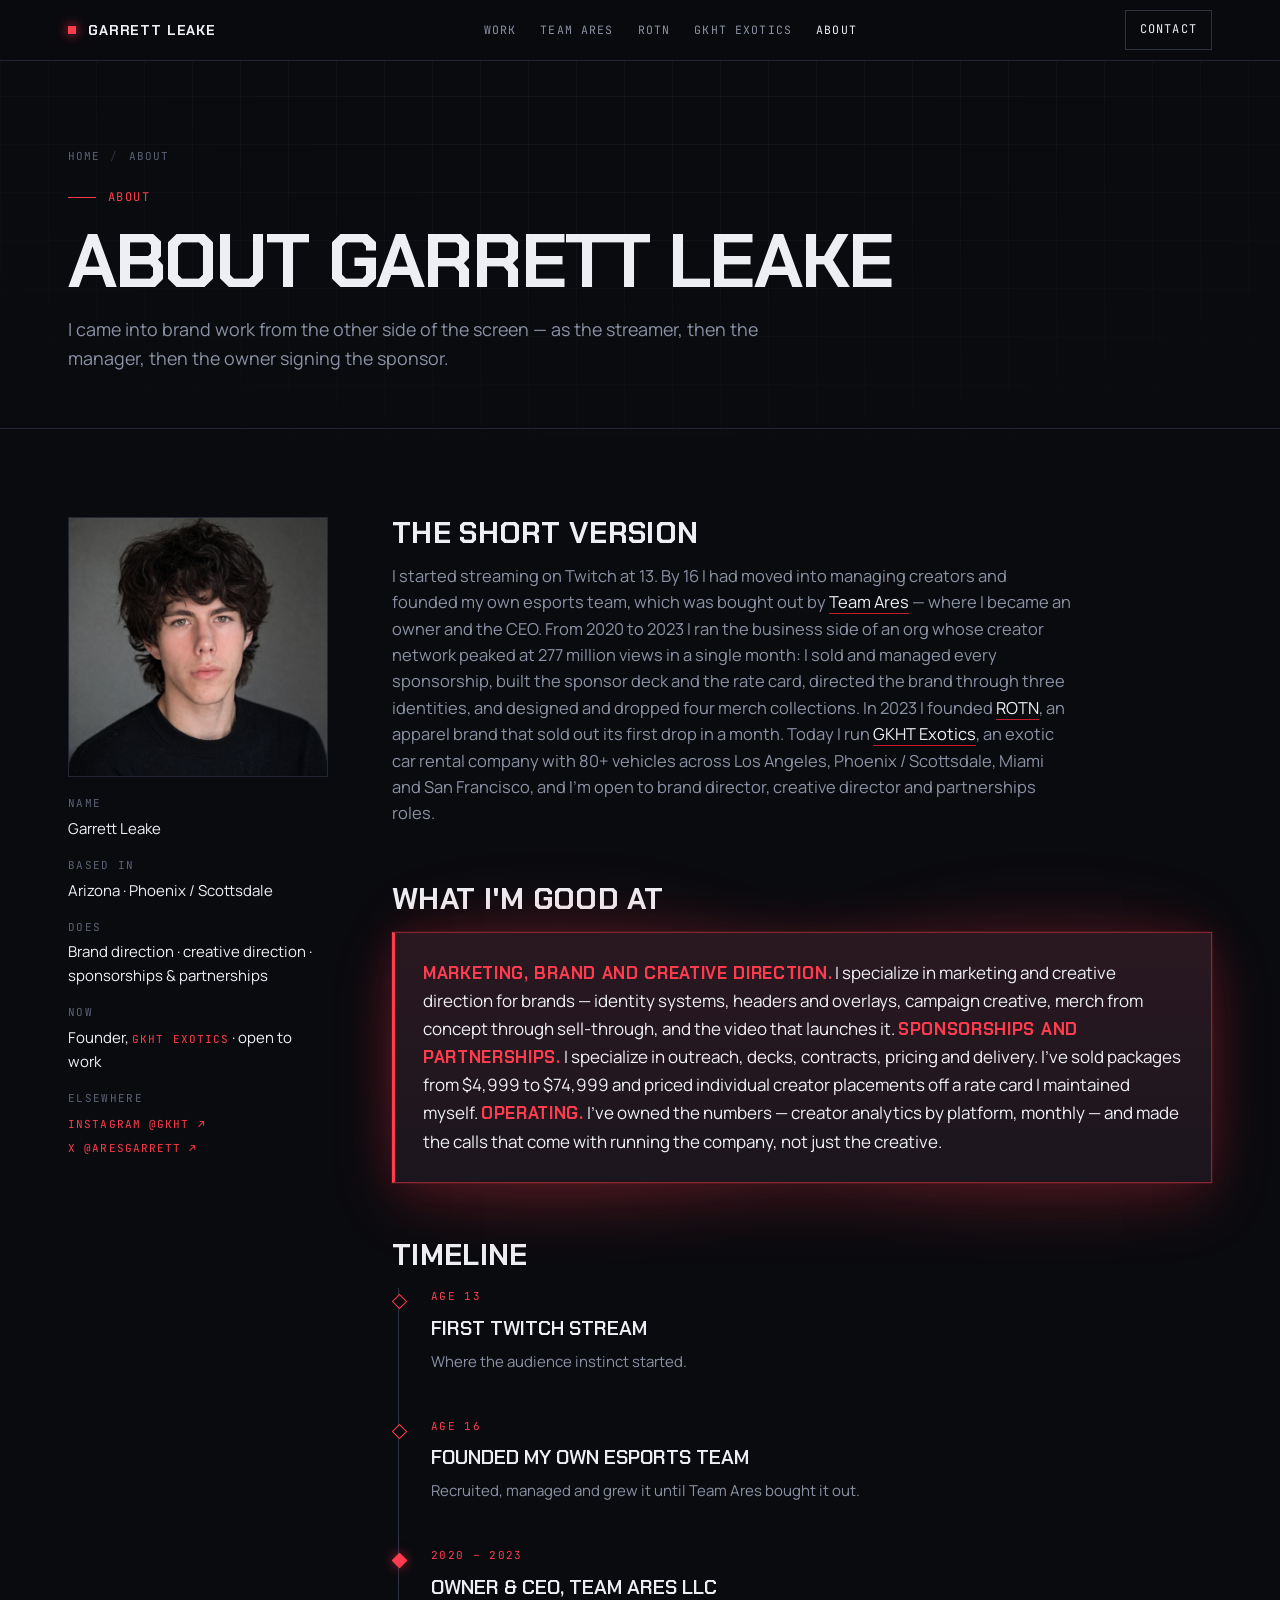
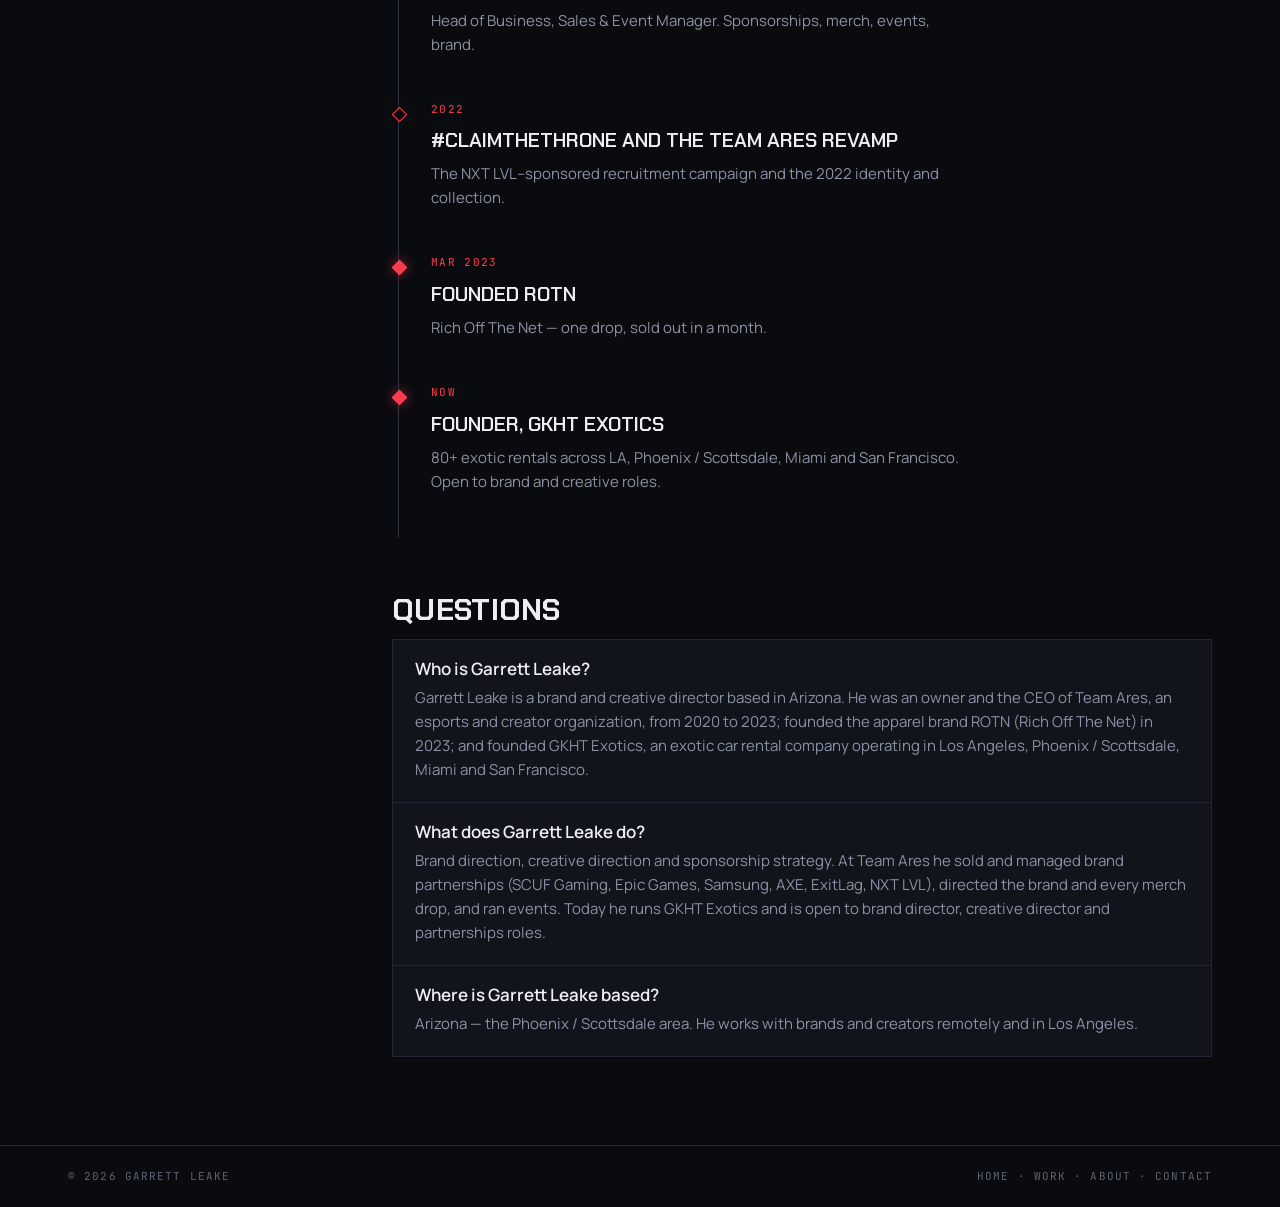
<file: about/index.html>
<!DOCTYPE html>
<html lang="en">
<head>
  <meta charset="UTF-8">
  <meta name="viewport" content="width=device-width, initial-scale=1.0, viewport-fit=cover">
  <title>About Garrett Leake — Brand Director, Arizona</title>
  <meta name="description" content="Garrett Leake streamed on Twitch at 13, founded an esports team at 16, and ran Team Ares as owner and CEO from 2020 to 2023. He runs GKHT Exotics from Arizona.">
  <link rel="canonical" href="https://garrettleake.com/about/">
  <meta name="theme-color" content="#0A0B0F">
  <meta name="color-scheme" content="dark">

  <link rel="icon" href="../favicon.ico" sizes="any">
  <link rel="icon" href="../favicon-32x32.png" type="image/png" sizes="32x32">
  <link rel="icon" href="../favicon-16x16.png" type="image/png" sizes="16x16">
  <link rel="apple-touch-icon" href="../apple-touch-icon.png" sizes="180x180">
  <link rel="manifest" href="../site.webmanifest">

  <meta property="og:title" content="About Garrett Leake — Brand Director, Arizona">
  <meta property="og:description" content="Garrett Leake streamed on Twitch at 13, founded an esports team at 16, and ran Team Ares as owner and CEO from 2020 to 2023. He runs GKHT Exotics from Arizona.">
  <meta property="og:type" content="website">
  <meta property="og:url" content="https://garrettleake.com/about/">
  <meta property="og:image" content="https://garrettleake.com/og-image.png">
  <meta property="og:image:width" content="1200">
  <meta property="og:image:height" content="630">
  <meta property="og:image:alt" content="Garrett Leake — Brand & Creative Director">
  <meta property="og:site_name" content="Garrett Leake">
  <meta name="twitter:card" content="summary_large_image">
  <meta name="twitter:image" content="https://garrettleake.com/og-image.png">
  <meta name="twitter:site" content="@aresgarrett">

  <link rel="preconnect" href="https://fonts.googleapis.com">
  <link rel="preconnect" href="https://fonts.gstatic.com" crossorigin>
  <link rel="stylesheet" href="https://fonts.googleapis.com/css2?family=Chakra+Petch:wght@500;600;700&family=Manrope:wght@400;500;600;700&family=JetBrains+Mono:wght@400;500&display=swap">
  <link rel="stylesheet" href="../styles.css?v=02da91d3">
  <script type="application/ld+json">{"@context": "https://schema.org", "@type": "Person", "@id": "https://garrettleake.com/#person", "name": "Garrett Leake", "url": "https://garrettleake.com/", "image": "https://garrettleake.com/img/garrett-leake.jpg", "jobTitle": "Brand & Creative Director", "description": "Garrett Leake is a brand and creative director from Arizona — former owner and CEO of Team Ares, founder of ROTN and GKHT Exotics. Open to work.", "worksFor": {"@type": "Organization", "name": "GKHT Exotics", "url": "https://gkhtexotics.com/"}, "alumniOf": {"@type": "Organization", "name": "Team Ares LLC"}, "address": {"@type": "PostalAddress", "addressRegion": "AZ", "addressCountry": "US"}, "email": "mailto:support@wolfpog.com", "knowsAbout": ["brand direction", "creative direction", "sponsorship management", "influencer marketing", "esports", "merchandise", "apparel", "creator networks", "Team Ares", "ROTN", "GKHT Exotics"], "sameAs": ["https://www.instagram.com/gkht/", "https://x.com/aresgarrett", "https://gkhtexotics.com/", "https://www.linkedin.com/in/garrett-leake-333968214/", "https://www.crunchbase.com/person/garrett-leake"], "homeLocation": {"@type": "Place", "name": "Scottsdale, Arizona"}}</script>
  <script type="application/ld+json">{"@context": "https://schema.org", "@type": "FAQPage", "mainEntity": [{"@type": "Question", "name": "Who is Garrett Leake?", "acceptedAnswer": {"@type": "Answer", "text": "Garrett Leake is a brand and creative director based in Arizona. He was an owner and the CEO of Team Ares, an esports and creator organization, from 2020 to 2023; founded the apparel brand ROTN (Rich Off The Net) in 2023; and founded GKHT Exotics, an exotic car rental company operating in Los Angeles, Phoenix / Scottsdale, Miami and San Francisco."}}, {"@type": "Question", "name": "What does Garrett Leake do?", "acceptedAnswer": {"@type": "Answer", "text": "Brand direction, creative direction and sponsorship strategy. At Team Ares he sold and managed brand partnerships (SCUF Gaming, Epic Games, Samsung, AXE, ExitLag, NXT LVL), directed the brand and every merch drop, and ran events. Today he runs GKHT Exotics and is open to brand director, creative director and partnerships roles."}}, {"@type": "Question", "name": "Where is Garrett Leake based?", "acceptedAnswer": {"@type": "Answer", "text": "Arizona — the Phoenix / Scottsdale area. He works with brands and creators remotely and in Los Angeles."}}]}</script>
  <script type="application/ld+json">{"@context": "https://schema.org", "@type": "BreadcrumbList", "itemListElement": [{"@type": "ListItem", "position": 1, "name": "Home", "item": "https://garrettleake.com/"}, {"@type": "ListItem", "position": 2, "name": "About", "item": "https://garrettleake.com/about/"}]}</script>
  </head>
<body>
<nav class="nav" aria-label="Primary">
  <div class="wrap">
    <a class="brand" href="../"><span class="dot"></span>Garrett Leake</a>
    <div class="nav-links">
      <a href="../work/">Work</a>
      <a href="../work/team-ares/">Team Ares</a>
      <a href="../work/rotn/">ROTN</a>
      <a href="../work/gkht-exotics/">GKHT Exotics</a>
      <a href="../about/" class="current">About</a>
    </div>
    <div class="nav-right">
      <a class="nav-cta" href="../contact/">Contact</a>
      <button class="nav-toggle" type="button" aria-label="Open menu" aria-expanded="false" aria-controls="site-menu"><span></span><span></span><span></span></button>
    </div>
  </div>
  <div class="nav-menu" id="site-menu">
    <div class="inner">
      <div class="grp">
        <div class="grp-h">Case studies</div>
        <a href="../work/team-ares/">Team Ares <small>2020 – 2023</small></a>
        <a href="../work/claim-the-throne/">Claim the Throne <small>Campaign</small></a>
        <a href="../work/rotn/">ROTN <small>Apparel</small></a>
        <a href="../work/gkht-exotics/">GKHT Exotics <small>Now</small></a>
      </div>
      <div class="grp">
        <div class="grp-h">Site</div>
        <a href="../">Home</a>
        <a href="../work/">All work</a>
        <a href="../about/" class="current">About</a>
        <a href="../contact/">Contact</a>
      </div>
    </div>
  </div>
</nav>
<header class="page-hero">
  <div class="wrap">
    <nav class="crumbs" aria-label="Breadcrumb"><a href="../">Home</a> <span class="sep">/</span> <span aria-current="page">About</span></nav>
    <p class="eyebrow">About</p>
    <h1>About Garrett Leake</h1>
    <p class="intro">I came into brand work from the other side of the screen — as the streamer, then the manager, then the owner signing the sponsor.</p>
  </div>
</header>
<main class="page-body">
  <div class="wrap">

<div class="dossier">
  <aside class="rail">
    <figure class="portrait" id="portrait">
      <img src="../img/garrett-leake.jpg" alt="Garrett Leake — headshot" width="1200" height="1200" loading="lazy">
    </figure>
    <dl>
      <div><dt>Name</dt><dd>Garrett Leake</dd></div>
      <div><dt>Based in</dt><dd>Arizona · Phoenix / Scottsdale</dd></div>
      <div><dt>Does</dt><dd>Brand direction · creative direction · sponsorships &amp; partnerships</dd></div>
      <div><dt>Now</dt><dd>Founder, <a class="xlink" href="../work/gkht-exotics/">GKHT Exotics</a> · open to work</dd></div>
      <div><dt>Elsewhere</dt><dd><a class="xlink" href="https://www.instagram.com/gkht/" target="_blank" rel="me noopener">Instagram @gkht ↗</a><br><a class="xlink" href="https://x.com/aresgarrett" target="_blank" rel="me noopener">X @aresgarrett ↗</a></dd></div>
    </dl>
  </aside>
  <div class="prose">
    <h2>The short version</h2>
    <p>I started streaming on Twitch at 13. By 16 I had moved into managing creators and founded my own esports team, which was bought out by <a href="../work/team-ares/">Team Ares</a> — where I became an owner and the CEO. From 2020 to 2023 I ran the business side of an org whose creator network peaked at 277 million views in a single month: I sold and managed every sponsorship, built the sponsor deck and the rate card, directed the brand through three identities, and designed and dropped four merch collections. In 2023 I founded <a href="../work/rotn/">ROTN</a>, an apparel brand that sold out its first drop in a month. Today I run <a href="../work/gkht-exotics/">GKHT Exotics</a>, an exotic car rental company with 80+ vehicles across Los Angeles, Phoenix / Scottsdale, Miami and San Francisco, and I'm open to brand director, creative director and partnerships roles.</p>

    <h2>What I'm good at</h2>
    <div class="callout">
      <div class="callout-glow" aria-hidden="true"></div>
      <p><strong>Marketing, brand and creative direction.</strong> I specialize in marketing and creative direction for brands — identity systems, headers and overlays, campaign creative, merch from concept through sell-through, and the video that launches it. <strong>Sponsorships and partnerships.</strong> I specialize in outreach, decks, contracts, pricing and delivery. I've sold packages from $4,999 to $74,999 and priced individual creator placements off a rate card I maintained myself. <strong>Operating.</strong> I've owned the numbers — creator analytics by platform, monthly — and made the calls that come with running the company, not just the creative.</p>
    </div>

    <h2>Timeline</h2>
    <div class="timeline">
      <div class="tl"><div class="y">Age 13</div><div class="h">First Twitch stream</div><p class="p">Where the audience instinct started.</p></div>
      <div class="tl"><div class="y">Age 16</div><div class="h">Founded my own esports team</div><p class="p">Recruited, managed and grew it until Team Ares bought it out.</p></div>
      <div class="tl major"><div class="y">2020 – 2023</div><div class="h">Owner &amp; CEO, Team Ares LLC</div><p class="p">Head of Business, Sales &amp; Event Manager. Sponsorships, merch, events, brand.</p></div>
      <div class="tl"><div class="y">2022</div><div class="h">#ClaimTheThrone and the Team Ares revamp</div><p class="p">The NXT LVL–sponsored recruitment campaign and the 2022 identity and collection.</p></div>
      <div class="tl major"><div class="y">Mar 2023</div><div class="h">Founded ROTN</div><p class="p">Rich Off The Net — one drop, sold out in a month.</p></div>
      <div class="tl major"><div class="y">Now</div><div class="h">Founder, GKHT Exotics</div><p class="p">80+ exotic rentals across LA, Phoenix / Scottsdale, Miami and San Francisco. Open to brand and creative roles.</p></div>
    </div>

    <h2>Questions</h2>
    <div class="faq">
<div class="faq-item"><h3>Who is Garrett Leake?</h3><p>Garrett Leake is a brand and creative director based in Arizona. He was an owner and the CEO of Team Ares, an esports and creator organization, from 2020 to 2023; founded the apparel brand ROTN (Rich Off The Net) in 2023; and founded GKHT Exotics, an exotic car rental company operating in Los Angeles, Phoenix / Scottsdale, Miami and San Francisco.</p></div>
<div class="faq-item"><h3>What does Garrett Leake do?</h3><p>Brand direction, creative direction and sponsorship strategy. At Team Ares he sold and managed brand partnerships (SCUF Gaming, Epic Games, Samsung, AXE, ExitLag, NXT LVL), directed the brand and every merch drop, and ran events. Today he runs GKHT Exotics and is open to brand director, creative director and partnerships roles.</p></div>
<div class="faq-item"><h3>Where is Garrett Leake based?</h3><p>Arizona — the Phoenix / Scottsdale area. He works with brands and creators remotely and in Los Angeles.</p></div>
</div>
  </div>
</div>

  </div>
</main>
<footer>
  <div class="wrap">
    <span>© <span class="js-year">2026</span> Garrett Leake</span>
    <span><a href="../">Home</a> · <a href="../work/">Work</a> · <a href="../about/">About</a> · <a href="../contact/">Contact</a></span>
  </div>
</footer>
<script>
(function(){
  var lb=null;
  function openLB(src,cap){closeLB();lb=document.createElement('div');lb.className='lb';lb.setAttribute('role','dialog');lb.setAttribute('aria-label',cap||'Image');
    var im=new Image();im.src=src;im.alt=cap||'';var c=document.createElement('div');c.className='cap';c.textContent=cap||'';
    var x=document.createElement('button');x.className='x';x.textContent='CLOSE  ✕';x.type='button';lb.appendChild(im);lb.appendChild(c);lb.appendChild(x);
    lb.addEventListener('click',closeLB);document.body.appendChild(lb);document.body.style.overflow='hidden';x.focus();}
  function closeLB(){if(lb){lb.remove();lb=null;document.body.style.overflow='';}}
  document.addEventListener('click',function(e){var img=e.target.closest('img[data-lb]');if(img){e.preventDefault();openLB(img.currentSrc||img.src,img.getAttribute('data-lb'));}});
  document.addEventListener('keydown',function(e){if(e.key==='Escape')closeLB();});
  document.querySelectorAll('img[data-lb]').forEach(function(i){i.setAttribute('tabindex','0');i.setAttribute('role','button');
    i.addEventListener('keydown',function(e){if(e.key==='Enter'||e.key===' '){e.preventDefault();openLB(i.currentSrc||i.src,i.getAttribute('data-lb'));}});});
})();
</script>

<script>
(function(){
  var nav=document.querySelector('.nav'),btn=nav&&nav.querySelector('.nav-toggle'),menu=nav&&nav.querySelector('.nav-menu');
  if(!btn||!menu)return;
  function set(open){nav.classList.toggle('menu-open',open);btn.setAttribute('aria-expanded',open?'true':'false');btn.setAttribute('aria-label',open?'Close menu':'Open menu');}
  btn.addEventListener('click',function(){set(!nav.classList.contains('menu-open'));});
  menu.addEventListener('click',function(e){if(e.target.closest('a'))set(false);});
  document.addEventListener('keydown',function(e){if(e.key==='Escape')set(false);});
  document.addEventListener('click',function(e){if(nav.classList.contains('menu-open')&&!nav.contains(e.target))set(false);});
})();
</script>
<script>
(function(){var y=String(new Date().getFullYear());document.querySelectorAll('.js-year').forEach(function(el){if(el.textContent.trim()!==y)el.textContent=y;});})();
</script>
</body>
</html>
</file>
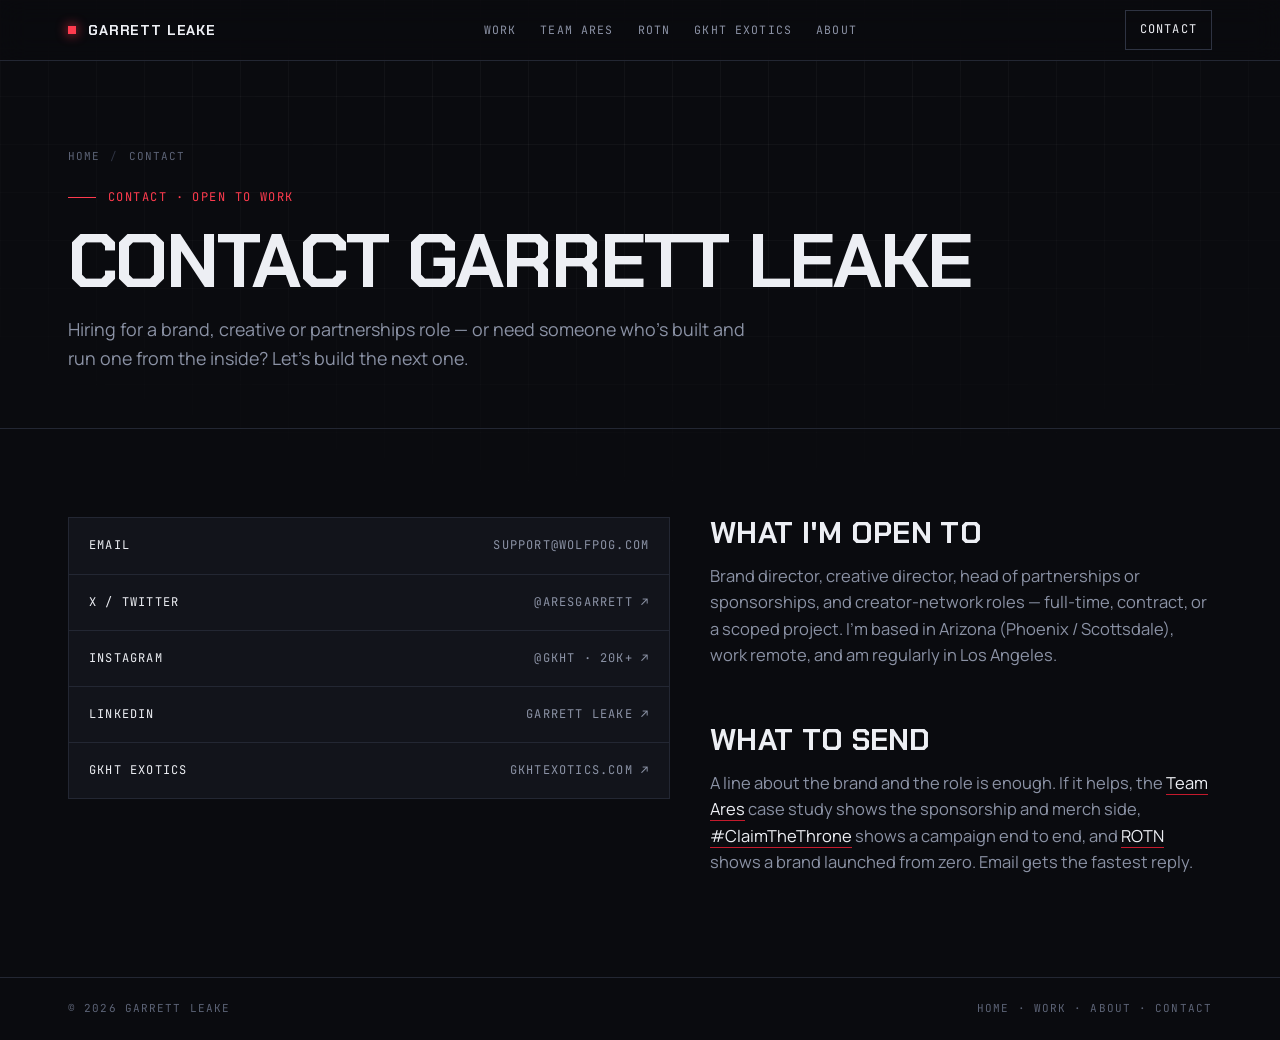
<file: contact/index.html>
<!DOCTYPE html>
<html lang="en">
<head>
  <meta charset="UTF-8">
  <meta name="viewport" content="width=device-width, initial-scale=1.0, viewport-fit=cover">
  <title>Contact Garrett Leake — Open to Brand & Creative Director Roles</title>
  <meta name="description" content="Hire Garrett Leake for brand direction, creative direction or partnerships — email support@wolfpog.com, or reach him on X @aresgarrett and Instagram @gkht.">
  <link rel="canonical" href="https://garrettleake.com/contact/">
  <meta name="theme-color" content="#0A0B0F">
  <meta name="color-scheme" content="dark">

  <link rel="icon" href="../favicon.ico" sizes="any">
  <link rel="icon" href="../favicon-32x32.png" type="image/png" sizes="32x32">
  <link rel="icon" href="../favicon-16x16.png" type="image/png" sizes="16x16">
  <link rel="apple-touch-icon" href="../apple-touch-icon.png" sizes="180x180">
  <link rel="manifest" href="../site.webmanifest">

  <meta property="og:title" content="Contact Garrett Leake — Open to Brand & Creative Director Roles">
  <meta property="og:description" content="Hire Garrett Leake for brand direction, creative direction or partnerships — email support@wolfpog.com, or reach him on X @aresgarrett and Instagram @gkht.">
  <meta property="og:type" content="website">
  <meta property="og:url" content="https://garrettleake.com/contact/">
  <meta property="og:image" content="https://garrettleake.com/og-image.png">
  <meta property="og:image:width" content="1200">
  <meta property="og:image:height" content="630">
  <meta property="og:image:alt" content="Garrett Leake — Brand & Creative Director">
  <meta property="og:site_name" content="Garrett Leake">
  <meta name="twitter:card" content="summary_large_image">
  <meta name="twitter:image" content="https://garrettleake.com/og-image.png">
  <meta name="twitter:site" content="@aresgarrett">

  <link rel="preconnect" href="https://fonts.googleapis.com">
  <link rel="preconnect" href="https://fonts.gstatic.com" crossorigin>
  <link rel="stylesheet" href="https://fonts.googleapis.com/css2?family=Chakra+Petch:wght@500;600;700&family=Manrope:wght@400;500;600;700&family=JetBrains+Mono:wght@400;500&display=swap">
  <link rel="stylesheet" href="../styles.css?v=02da91d3">
  <script type="application/ld+json">{"@context": "https://schema.org", "@type": "ContactPage", "name": "Contact Garrett Leake", "url": "https://garrettleake.com/contact/", "about": {"@id": "https://garrettleake.com/#person"}, "mainEntity": {"@id": "https://garrettleake.com/#person"}}</script>
  <script type="application/ld+json">{"@context": "https://schema.org", "@type": "BreadcrumbList", "itemListElement": [{"@type": "ListItem", "position": 1, "name": "Home", "item": "https://garrettleake.com/"}, {"@type": "ListItem", "position": 2, "name": "Contact", "item": "https://garrettleake.com/contact/"}]}</script>
  </head>
<body>
<nav class="nav" aria-label="Primary">
  <div class="wrap">
    <a class="brand" href="../"><span class="dot"></span>Garrett Leake</a>
    <div class="nav-links">
      <a href="../work/">Work</a>
      <a href="../work/team-ares/">Team Ares</a>
      <a href="../work/rotn/">ROTN</a>
      <a href="../work/gkht-exotics/">GKHT Exotics</a>
      <a href="../about/">About</a>
    </div>
    <div class="nav-right">
      <a class="nav-cta" href="../contact/">Contact</a>
      <button class="nav-toggle" type="button" aria-label="Open menu" aria-expanded="false" aria-controls="site-menu"><span></span><span></span><span></span></button>
    </div>
  </div>
  <div class="nav-menu" id="site-menu">
    <div class="inner">
      <div class="grp">
        <div class="grp-h">Case studies</div>
        <a href="../work/team-ares/">Team Ares <small>2020 – 2023</small></a>
        <a href="../work/claim-the-throne/">Claim the Throne <small>Campaign</small></a>
        <a href="../work/rotn/">ROTN <small>Apparel</small></a>
        <a href="../work/gkht-exotics/">GKHT Exotics <small>Now</small></a>
      </div>
      <div class="grp">
        <div class="grp-h">Site</div>
        <a href="../">Home</a>
        <a href="../work/">All work</a>
        <a href="../about/">About</a>
        <a href="../contact/">Contact</a>
      </div>
    </div>
  </div>
</nav>
<header class="page-hero">
  <div class="wrap">
    <nav class="crumbs" aria-label="Breadcrumb"><a href="../">Home</a> <span class="sep">/</span> <span aria-current="page">Contact</span></nav>
    <p class="eyebrow">Contact · Open to work</p>
    <h1>Contact Garrett Leake</h1>
    <p class="intro">Hiring for a brand, creative or partnerships role — or need someone who's built and run one from the inside? Let's build the next one.</p>
  </div>
</header>
<main class="page-body">
  <div class="wrap">

<div class="contact-grid">
  <div class="links">
    <a href="mailto:support@wolfpog.com"><span>Email</span><span>support@wolfpog.com</span></a>
    <a href="https://x.com/aresgarrett" target="_blank" rel="me noopener"><span>X / Twitter</span><span>@aresgarrett ↗</span></a>
    <a href="https://www.instagram.com/gkht/" target="_blank" rel="me noopener"><span>Instagram</span><span>@gkht · 20K+ ↗</span></a>
    <a href="https://www.linkedin.com/in/garrett-leake-333968214/" target="_blank" rel="me noopener"><span>LinkedIn</span><span>Garrett Leake ↗</span></a>
    <a href="https://gkhtexotics.com/" target="_blank" rel="noopener"><span>GKHT Exotics</span><span>gkhtexotics.com ↗</span></a>
  </div>
  <div class="prose">
    <h2>What I'm open to</h2>
    <p>Brand director, creative director, head of partnerships or sponsorships, and creator-network roles — full-time, contract, or a scoped project. I'm based in Arizona (Phoenix / Scottsdale), work remote, and am regularly in Los Angeles.</p>
    <h2>What to send</h2>
    <p>A line about the brand and the role is enough. If it helps, the <a href="../work/team-ares/">Team Ares</a> case study shows the sponsorship and merch side, <a href="../work/claim-the-throne/">#ClaimTheThrone</a> shows a campaign end to end, and <a href="../work/rotn/">ROTN</a> shows a brand launched from zero. Email gets the fastest reply.</p>
  </div>
</div>

  </div>
</main>
<footer>
  <div class="wrap">
    <span>© <span class="js-year">2026</span> Garrett Leake</span>
    <span><a href="../">Home</a> · <a href="../work/">Work</a> · <a href="../about/">About</a> · <a href="../contact/">Contact</a></span>
  </div>
</footer>
<script>
(function(){
  var lb=null;
  function openLB(src,cap){closeLB();lb=document.createElement('div');lb.className='lb';lb.setAttribute('role','dialog');lb.setAttribute('aria-label',cap||'Image');
    var im=new Image();im.src=src;im.alt=cap||'';var c=document.createElement('div');c.className='cap';c.textContent=cap||'';
    var x=document.createElement('button');x.className='x';x.textContent='CLOSE  ✕';x.type='button';lb.appendChild(im);lb.appendChild(c);lb.appendChild(x);
    lb.addEventListener('click',closeLB);document.body.appendChild(lb);document.body.style.overflow='hidden';x.focus();}
  function closeLB(){if(lb){lb.remove();lb=null;document.body.style.overflow='';}}
  document.addEventListener('click',function(e){var img=e.target.closest('img[data-lb]');if(img){e.preventDefault();openLB(img.currentSrc||img.src,img.getAttribute('data-lb'));}});
  document.addEventListener('keydown',function(e){if(e.key==='Escape')closeLB();});
  document.querySelectorAll('img[data-lb]').forEach(function(i){i.setAttribute('tabindex','0');i.setAttribute('role','button');
    i.addEventListener('keydown',function(e){if(e.key==='Enter'||e.key===' '){e.preventDefault();openLB(i.currentSrc||i.src,i.getAttribute('data-lb'));}});});
})();
</script>

<script>
(function(){
  var nav=document.querySelector('.nav'),btn=nav&&nav.querySelector('.nav-toggle'),menu=nav&&nav.querySelector('.nav-menu');
  if(!btn||!menu)return;
  function set(open){nav.classList.toggle('menu-open',open);btn.setAttribute('aria-expanded',open?'true':'false');btn.setAttribute('aria-label',open?'Close menu':'Open menu');}
  btn.addEventListener('click',function(){set(!nav.classList.contains('menu-open'));});
  menu.addEventListener('click',function(e){if(e.target.closest('a'))set(false);});
  document.addEventListener('keydown',function(e){if(e.key==='Escape')set(false);});
  document.addEventListener('click',function(e){if(nav.classList.contains('menu-open')&&!nav.contains(e.target))set(false);});
})();
</script>
<script>
(function(){var y=String(new Date().getFullYear());document.querySelectorAll('.js-year').forEach(function(el){if(el.textContent.trim()!==y)el.textContent=y;});})();
</script>
</body>
</html>
</file>
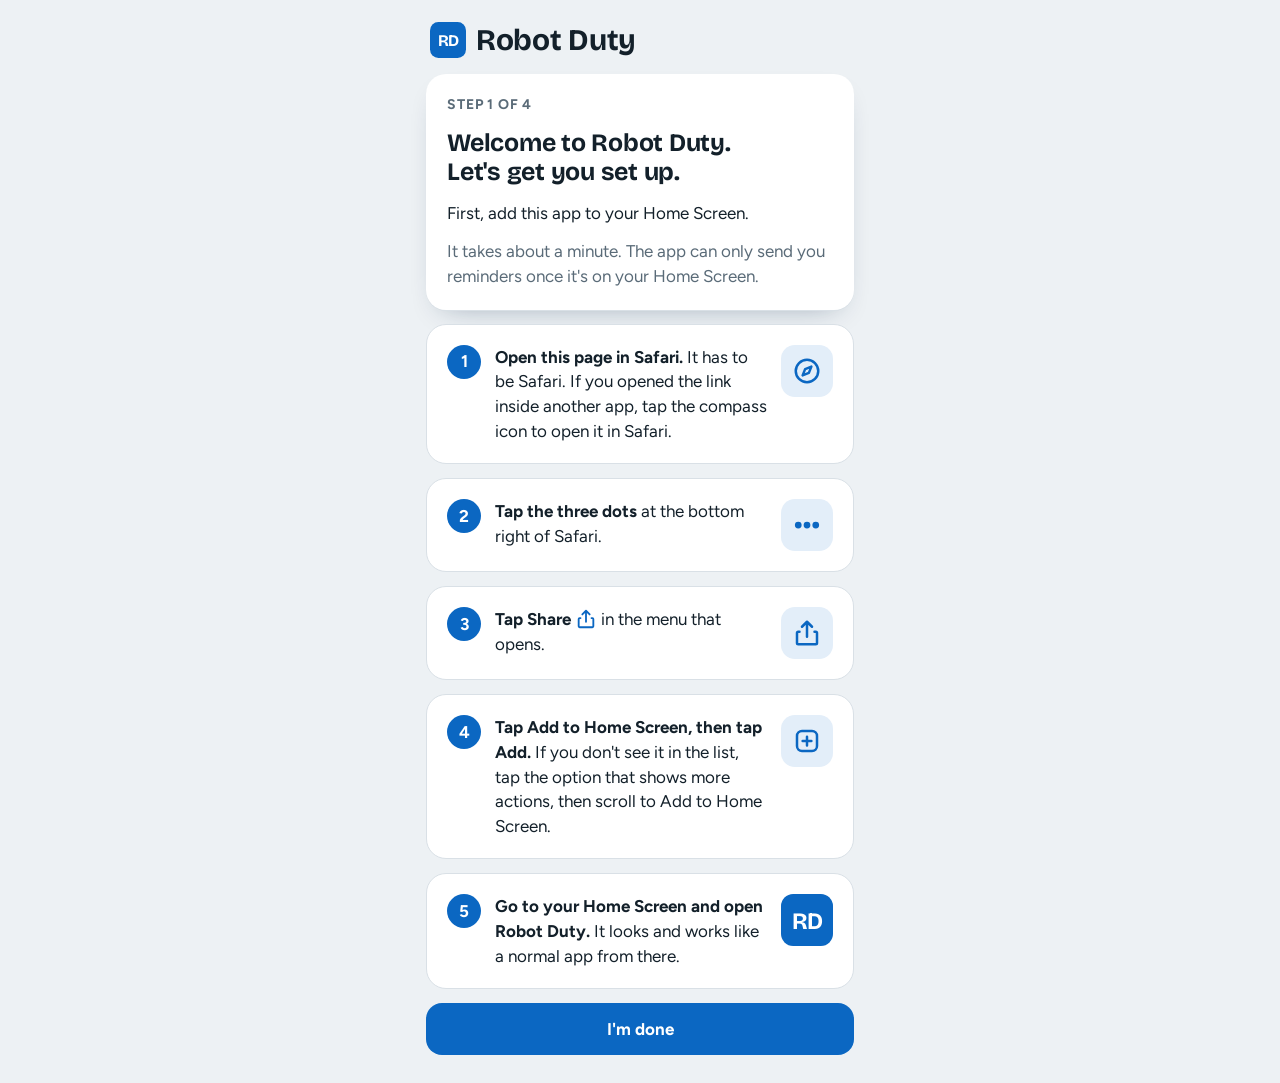
<file: robot-duty/index.html>
<!DOCTYPE html>
<html lang="en">
<head>
<meta charset="utf-8">
<meta name="viewport" content="width=device-width, initial-scale=1, viewport-fit=cover">
<meta name="apple-mobile-web-app-capable" content="yes">
<meta name="apple-mobile-web-app-title" content="Robot Duty">
<meta name="robots" content="noindex">
<meta name="theme-color" content="#0B67C2">
<link rel="manifest" href="manifest.json">
<link rel="apple-touch-icon" href="icon-180.png">
<link rel="icon" href="icon-192.png">
<title>Robot Duty</title>
<link rel="preconnect" href="https://fonts.googleapis.com">
<link rel="preconnect" href="https://fonts.gstatic.com" crossorigin>
<link href="https://fonts.googleapis.com/css2?family=Bricolage+Grotesque:opsz,wght@12..96,600;12..96,700&family=Figtree:wght@400;500;600;700&display=swap" rel="stylesheet">
<style>
/* Layout idea: one phone-width column; the one thing to do today sits in a single tall card with one big button. */
:root{
  --bg:#EDF1F4; --surface:#FFFFFF; --ink:#13202A; --muted:#5A6B78; --line:#D9E0E6;
  --accent:#0B67C2; --accent-ink:#FFFFFF; --accent-soft:#E3EEF9;
  --good:#18794E; --good-soft:#E0F2E9; --warn:#9A5B0C; --warn-soft:#FBEFD9; --bad:#B4322F; --bad-soft:#FBE6E4;
  --display:"Bricolage Grotesque","Figtree",system-ui,sans-serif;
  --body:"Figtree",system-ui,-apple-system,"Segoe UI",sans-serif;
  --r:20px;
}
@media (prefers-color-scheme: dark){
  :root:not([data-theme="light"]){
    color-scheme:dark;
    --bg:#0D141A; --surface:#172029; --ink:#E9EEF2; --muted:#96A6B3; --line:#2A3641;
    --accent:#4CA2F2; --accent-ink:#06121D; --accent-soft:#16304A;
    --good:#56C891; --good-soft:#143326; --warn:#E8AE55; --warn-soft:#3A2C12; --bad:#F08783; --bad-soft:#3F1D1C;
  }
}
:root[data-theme="dark"]{
  color-scheme:dark;
  --bg:#0D141A; --surface:#172029; --ink:#E9EEF2; --muted:#96A6B3; --line:#2A3641;
  --accent:#4CA2F2; --accent-ink:#06121D; --accent-soft:#16304A;
  --good:#56C891; --good-soft:#143326; --warn:#E8AE55; --warn-soft:#3A2C12; --bad:#F08783; --bad-soft:#3F1D1C;
}
*{box-sizing:border-box}
html,body{height:100%}
body{margin:0;background:var(--bg);color:var(--ink);font-family:var(--body);font-size:17px;line-height:1.45;-webkit-font-smoothing:antialiased;-webkit-tap-highlight-color:transparent}
.wrap{max-width:460px;margin:0 auto;display:flex;flex-direction:column;gap:14px;
  padding:calc(18px + env(safe-area-inset-top)) calc(16px + env(safe-area-inset-right)) calc(28px + env(safe-area-inset-bottom)) calc(16px + env(safe-area-inset-left))}
h1,h2,h3{font-family:var(--display);margin:0;text-wrap:balance;letter-spacing:-0.01em}
h1{font-size:30px;line-height:1.1}
h2{font-size:25px;line-height:1.15}
h3{font-size:14px;font-family:var(--body);font-weight:700;letter-spacing:.06em;text-transform:uppercase;color:var(--muted)}
p{margin:0}
.muted{color:var(--muted)}
.small{font-size:15px}
.top{display:flex;align-items:flex-end;justify-content:space-between;gap:12px;padding:4px 4px 2px}
.top .right{display:flex;align-items:center;gap:10px}
.chatbtn{position:relative;width:44px;height:44px;border-radius:50%;background:var(--surface);border:1.5px solid var(--line);display:flex;align-items:center;justify-content:center;color:var(--ink);flex:none}
.chatbtn .dot{position:absolute;top:-4px;right:-4px;min-width:20px;height:20px;border-radius:10px;background:#E5322D;color:#fff;font-size:12px;font-weight:700;display:flex;align-items:center;justify-content:center;padding:0 5px}
.msg{display:flex;flex-direction:column;gap:6px;padding:12px 0;border-top:1px solid var(--line)}
.msg:first-of-type{border-top:0}
.msg .who{display:flex;justify-content:space-between;gap:8px;font-weight:700}
.msg .who time{font-weight:500;font-size:13px;color:var(--muted)}
.msg p{font-size:17px;overflow-wrap:anywhere}
.msg .rc{font-size:13px;color:var(--muted)}
.msg .btn{min-height:44px;font-size:15px}
.chatbox{width:100%;min-height:76px;border-radius:14px;border:1.5px solid var(--line);background:var(--bg);color:var(--ink);padding:12px;font:inherit;font-size:17px;resize:vertical}
.top .date{font-size:15px;color:var(--muted);font-weight:500}
.card{background:var(--surface);border-radius:var(--r);padding:20px;display:flex;flex-direction:column;gap:14px;border:1px solid var(--line)}
.card.focus{border-color:transparent;box-shadow:0 1px 0 var(--line),0 12px 30px -18px rgba(10,40,70,.45)}
.todo{margin:0;padding:0;list-style:none;display:flex;flex-direction:column;gap:8px}
.todo li{display:flex;gap:10px;align-items:flex-start}
.todo li::before{content:"";flex:none;width:8px;height:8px;border-radius:50%;background:var(--accent);margin-top:9px}
.note{border-radius:14px;padding:12px 14px;font-size:15px;font-weight:500}
.note.warn{background:var(--warn-soft);color:var(--warn)}
.note.bad{background:var(--bad-soft);color:var(--bad)}
.note.good{background:var(--good-soft);color:var(--good)}
.logo{width:36px;height:36px;vertical-align:-8px;margin-right:10px}
.note.info{background:var(--accent-soft);color:var(--accent)}
.pill{display:inline-flex;align-items:center;gap:6px;border-radius:999px;padding:4px 11px;font-size:14px;font-weight:700;white-space:nowrap}
.card>.pill{align-self:flex-start}
.pill.good{background:var(--good-soft);color:var(--good)}
.pill.warn{background:var(--warn-soft);color:var(--warn)}
.pill.bad{background:var(--bad-soft);color:var(--bad)}
.pill.info{background:var(--accent-soft);color:var(--accent)}
.pill.plain{background:var(--bg);color:var(--muted)}
button{font:inherit;color:inherit;cursor:pointer;border:0;background:none}
button:focus-visible,input:focus-visible,textarea:focus-visible{outline:3px solid var(--accent);outline-offset:2px}
.btn{display:flex;align-items:center;justify-content:center;gap:10px;width:100%;min-height:52px;border-radius:16px;padding:12px 16px;font-weight:700;font-size:17px;text-align:center;transition:transform .08s ease}
.btn:active{transform:scale(.98)}
.btn.primary{background:var(--accent);color:var(--accent-ink)}
.btn.big{min-height:72px;font-size:24px;font-family:var(--display);border-radius:20px}
.btn.ghost{background:var(--bg);color:var(--ink)}
.btn.line{border:1.5px solid var(--line);background:transparent}
.btn.danger{background:var(--bad);color:var(--surface)}
.btn.sm{width:auto;min-height:40px;font-size:14px;padding:8px 20px;align-self:center}
.btn[disabled]{opacity:.45;cursor:default}
.row3{display:grid;grid-template-columns:repeat(3,1fr);gap:8px}
.row3 .btn{min-height:58px;font-size:15px;line-height:1.2;padding:8px 6px}
.row2{display:grid;grid-template-columns:1fr 1fr;gap:8px}
.row2 .btn{font-size:15px;line-height:1.2;min-height:56px}
.linkbtn{color:var(--accent);font-weight:600;font-size:15px;padding:6px 2px;text-decoration:underline;text-underline-offset:3px}
.done-mark{width:64px;height:64px;border-radius:50%;background:var(--good-soft);color:var(--good);display:flex;align-items:center;justify-content:center}
.quote{border-left:4px solid var(--accent);padding:4px 0 4px 14px;font-size:18px;font-weight:500}
.week{display:grid;grid-template-columns:repeat(7,1fr);gap:6px}
.day{display:flex;flex-direction:column;align-items:center;gap:6px;padding:8px 0;border-radius:12px;font-size:13px;font-weight:600;color:var(--muted);border:1.5px solid transparent}
.day .who{width:30px;height:30px;border-radius:50%;display:flex;align-items:center;justify-content:center;font-size:14px;font-weight:700;background:var(--bg);color:var(--ink)}
.day.me .who{background:var(--accent);color:var(--accent-ink)}
.day.today{border-color:var(--accent);color:var(--ink)}
.legend{display:flex;flex-wrap:wrap;gap:6px 14px;font-size:14px;color:var(--muted)}
.person{display:flex;flex-direction:column;gap:10px;padding:14px 0;border-top:1px solid var(--line)}
.person:first-of-type{border-top:0;padding-top:0}
.person .head{display:flex;justify-content:space-between;align-items:center;gap:10px}
.person .name{font-weight:700;font-size:19px}
.person .btn{min-height:44px;font-size:15px}
textarea,input[type=time],input[type=date],input[type=password]{font:inherit;color:var(--ink);background:var(--bg);border:1.5px solid var(--line);border-radius:14px;padding:12px 14px;width:100%}
textarea{min-height:92px;resize:vertical}
.seg{display:grid;grid-template-columns:repeat(3,1fr);background:var(--bg);border-radius:14px;padding:4px;gap:4px}
.seg button{border-radius:10px;min-height:40px;font-weight:600;font-size:15px;color:var(--muted)}
.seg button[aria-pressed=true]{background:var(--surface);color:var(--ink);box-shadow:0 1px 3px rgba(0,0,0,.14)}
.log{margin:0;padding:0;list-style:none;display:flex;flex-direction:column;gap:10px;font-size:15px}
.log li{display:grid;grid-template-columns:74px 1fr;gap:10px}
.log time{color:var(--muted);font-variant-numeric:tabular-nums}
.who-list{display:flex;flex-direction:column;gap:10px}
.who-list .btn{justify-content:space-between;min-height:68px;font-size:20px;padding:12px 20px}
.who-list .btn span{font-size:14px;font-weight:500;color:var(--muted)}
.scrim{position:fixed;inset:0;background:rgba(8,16,24,.5);display:flex;align-items:flex-end;justify-content:center;z-index:10}
.sheet{background:var(--surface);width:100%;max-width:460px;border-radius:24px 24px 0 0;padding:22px 20px calc(22px + env(safe-area-inset-bottom));display:flex;flex-direction:column;gap:14px;max-height:92%;overflow:auto}
.chips{display:flex;flex-wrap:wrap;gap:8px}
.chip{border-radius:999px;border:1.5px solid var(--line);padding:9px 14px;font-weight:600;font-size:15px}
.toast{position:fixed;left:50%;bottom:calc(22px + env(safe-area-inset-bottom));transform:translateX(-50%);background:var(--ink);color:var(--bg);padding:11px 18px;border-radius:999px;font-weight:600;font-size:15px;z-index:20;max-width:calc(100% - 32px);text-align:center}
.demo{border:1.5px dashed var(--line);border-radius:var(--r);padding:16px;display:flex;flex-direction:column;gap:10px}
.demo .chips .chip[aria-pressed=true]{background:var(--ink);color:var(--bg);border-color:var(--ink)}
.err{color:var(--bad);font-weight:600;font-size:15px}
.step{display:flex;gap:14px;align-items:flex-start}
.step p{flex:1}
.stepnum{flex:none;width:34px;height:34px;border-radius:50%;background:var(--accent);color:var(--accent-ink);display:flex;align-items:center;justify-content:center;font-weight:700}
.stepicon{flex:none;width:52px;height:52px;border-radius:14px;background:var(--accent-soft);color:var(--accent);display:flex;align-items:center;justify-content:center}
.stepicon svg{width:30px;height:30px}
.stepicon .logo{width:52px;height:52px;margin:0;vertical-align:0}
.shareicon{display:inline-block;vertical-align:-5px;color:var(--accent)}
.banner{position:fixed;top:calc(10px + env(safe-area-inset-top));left:50%;transform:translateX(-50%);width:calc(100% - 20px);max-width:440px;background:var(--surface);border:1px solid var(--line);border-radius:18px;padding:12px 14px;box-shadow:0 14px 34px -12px rgba(0,0,0,.45);z-index:30;text-align:left;display:flex;flex-direction:column;gap:2px}
.kv{display:grid;grid-template-columns:1fr auto;gap:5px 12px;font-size:15px}
.kv span{color:var(--muted)}
.kv b{font-weight:600;text-align:right}
.sec{font-size:21px;padding:12px 4px 0}
.hist{display:flex;gap:8px 6px;flex-wrap:wrap}
.hcell{display:flex;flex-direction:column;align-items:center;gap:2px;min-width:32px;color:var(--muted)}
.hcell small{font-size:11px;line-height:1.15;font-weight:600;font-variant-numeric:tabular-nums}
.hcell small.dow{color:var(--ink);font-size:12px;text-transform:uppercase;letter-spacing:.03em;margin-top:3px}
.hist i{width:32px;height:32px;border-radius:8px;display:flex;align-items:center;justify-content:center;font-style:normal;font-weight:700;font-size:13px}
.hist .done{background:var(--good-soft);color:var(--good)}
.hist .pushed{background:var(--warn-soft);color:var(--warn)}
.hist .missed{background:var(--bad-soft);color:var(--bad)}
.banner .app{font-size:12px;font-weight:700;letter-spacing:.05em;text-transform:uppercase;color:var(--muted)}
@media (prefers-reduced-motion: reduce){.btn{transition:none}}
</style>
</head>
<body>
<div class="wrap" id="app"></div>
<div id="overlay"></div>
<div id="banner"></div>
<script>
/* ---------- settings (filled in when the app is connected) ---------- */
var CONFIG = { apiUrl: "https://script.google.com/macros/s/AKfycby-zGxFrLDmWnyIyujELGXDpvP7E5vskY3RsTAuEcZU9Y0s4bSwHD50dC7reKyf1tkbhQ/exec", oneSignalAppId: "b9d7c00c-53da-415f-a407-2dd680c35612", swPath: "/robot-duty/OneSignalSDKWorker.js", swScope: "/robot-duty/" };
var DEMO = !CONFIG.apiUrl;

var NAMES = { garrett: "Garrett", brandon: "Brandon", shawn: "Shawn" };
var OWNER = { 0: "garrett", 1: "garrett", 2: "brandon", 3: "shawn", 4: "brandon", 5: "shawn", 6: "garrett" };
var DAYS = ["Sun", "Mon", "Tue", "Wed", "Thu", "Fri", "Sat"];
var DAYS_LONG = ["Sunday", "Monday", "Tuesday", "Wednesday", "Thursday", "Friday", "Saturday"];
var MONTHS = ["Jan", "Feb", "Mar", "Apr", "May", "Jun", "Jul", "Aug", "Sep", "Oct", "Nov", "Dec"];

var who = store("who") || null;
var pin = store("pin") || "";
var state = null, sheet = null, busy = false, loadError = "";
var scenario = "turn", alertTo = "both";
var push = { ready: false, on: false };
var adminView = false;
var chatView = false, chatDraft = "";
var ICON_CHAT = '<svg width="22" height="22" viewBox="0 0 24 24" fill="none" stroke="currentColor" stroke-width="2" stroke-linecap="round" stroke-linejoin="round" aria-hidden="true"><path d="M21 12a8 8 0 0 1-8 8H8l-5 3 1.6-4.8A8 8 0 1 1 21 12z"/></svg>';
var EVERYONE = ["garrett", "brandon", "shawn"];
function chatUnread() { return ((state && state.chat) || []).filter(function (m) { return m.by !== who && !(m.ack && m.ack[who]); }).length; }
function chatButton() {
  if (!state || !who) return "";
  var n = chatUnread();
  return '<button class="chatbtn" data-act="chat" aria-label="Chat and announcements' + (n ? ", " + n + " unread" : "") + '">' + ICON_CHAT + (n ? '<span class="dot">' + n + "</span>" : "") + "</button>";
}
function receipt(m, u) {
  if (m.ack && m.ack[u]) return NAMES[u] + ": acknowledged " + fmtWhen(m.ack[u]);
  if (m.seen && m.seen[u]) return NAMES[u] + ": read " + fmtWhen(m.seen[u]) + ", not acknowledged";
  return NAMES[u] + ": not read yet";
}
function chatScreen() {
  var list = state.chat || [], h = topBar("Chat");
  var last = list[list.length - 1];
  if (last && last.by === who && chatDraft && last.text === chatDraft.replace(/\s+/g, " ").trim().slice(0, 240)) chatDraft = "";
  h += '<button class="btn line" data-act="chatback">Back</button>';
  h += '<div class="card"><h3>Chat and announcements</h3>';
  if (!list.length) h += '<p class="muted">No messages yet. Anything typed here goes to everyone in the house.</p>';
  list.forEach(function (m) {
    h += '<div class="msg"><div class="who"><span>' + (m.by === who ? "You" : NAMES[m.by]) + "</span><time>" + fmtWhen(m.t) + "</time></div><p>" + esc(m.text) + "</p>";
    if (m.by !== who) h += m.ack && m.ack[who] ? '<span class="pill good" style="align-self:flex-start">You acknowledged this</span>' : '<button class="btn primary" data-act="chatack" data-id="' + esc(m.id) + '">Acknowledge</button>';
    else if (state.level || (DEMO && who === "garrett")) h += '<span class="rc">' + EVERYONE.filter(function (u) { return u !== m.by; }).map(function (u) { return receipt(m, u); }).join("<br>") + "</span>";
    h += "</div>";
  });
  h += '</div><div class="card"><label class="small muted" for="chattext">Message to everyone</label><textarea id="chattext" class="chatbox" maxlength="240" placeholder="Type a message">' + esc(chatDraft) + '</textarea><button class="btn primary" data-act="chatsend">Send to everyone</button><p class="small muted">Everyone gets a notification. Anyone who has not tapped Acknowledge after 24 hours gets a reminder.</p></div>';
  return h;
}
function chatAdminCard() {
  var list = (state.chat || []).slice(-8).reverse();
  var h = '<h2 class="sec">Chat and announcements</h2><div class="card"><p class="small muted">Who has read and acknowledged each message. Newest first.</p>';
  if (!list.length) h += '<p class="muted small">No messages yet.</p>';
  list.forEach(function (m) {
    h += '<div class="msg"><div class="who"><span>' + NAMES[m.by] + "</span><time>" + fmtWhen(m.t) + "</time></div><p>" + esc(m.text) + '</p><span class="rc">' +
      EVERYONE.filter(function (u) { return u !== m.by; }).map(function (u) { return receipt(m, u); }).join("<br>") + "</span></div>";
  });
  return h + "</div>";
}
var notifyState = "";
var stuckWhich = "downstairs";
var DEMO_PIN = "";
var setupDone = store("setup") === "done";
var step = store("step") || "guide";
function freshDemo() { return { brandon: { installedAt: Date.now() - 2 * 864e5, notifAt: Date.now() - 2 * 864e5, lastOpenAt: Date.now() - 5 * 36e5, lastNotifSentAt: Date.now() - 3 * 36e5, lastTapAt: Date.now() - 2 * 864e5 }, shawn: { installedAt: Date.now() - 864e5, notifAt: null, lastOpenAt: Date.now() - 864e5, lastNotifSentAt: Date.now() - 3 * 36e5, lastTapAt: null }, garrett: {}, swap: null, gvac: null, problems: [], xlog: [] }; }
var demoSetup = (function () { try { return JSON.parse(store("demo_setup3")); } catch (e) { return null; } })() || freshDemo();
function saveDemo() { store("demo_setup3", JSON.stringify(demoSetup)); }
function standalone() { return !!(navigator.standalone || (window.matchMedia && matchMedia("(display-mode: standalone)").matches)); }
function setStep(s) { step = s; store("step", s); }
function fmtWhen(t) { var d = new Date(t); return MONTHS[d.getMonth()] + " " + d.getDate() + ", " + fmtTime(d); }

/* ---------- small helpers ---------- */
function store(k, v) {
  try { if (v === undefined) return localStorage.getItem("rd_" + k); if (v === null) localStorage.removeItem("rd_" + k); else localStorage.setItem("rd_" + k, v); } catch (e) {}
  return null;
}
function esc(s) { return String(s == null ? "" : s).replace(/[&<>"']/g, function (c) { return { "&": "&amp;", "<": "&lt;", ">": "&gt;", '"': "&quot;", "'": "&#39;" }[c]; }); }
function pad(n) { return (n < 10 ? "0" : "") + n; }
function fmtTime(d) { d = new Date(d); var h = d.getHours(), m = d.getMinutes(); return ((h % 12) || 12) + ":" + pad(m) + " " + (h < 12 ? "AM" : "PM"); }
function fmtHM(hm) { var p = hm.split(":"), h = +p[0]; return ((h % 12) || 12) + ":" + p[1] + " " + (h < 12 ? "AM" : "PM"); }
function fmtDate(iso) { var p = iso.split("-"), d = new Date(+p[0], +p[1] - 1, +p[2]); return DAYS[d.getDay()] + ", " + MONTHS[d.getMonth()] + " " + d.getDate(); }
function isoDate(d) { return d.getFullYear() + "-" + pad(d.getMonth() + 1) + "-" + pad(d.getDate()); }
function other(u) { return u === "brandon" ? "shawn" : "brandon"; }
function nextTurn(u) {
  var d = new Date().getDay();
  for (var i = 1; i <= 7; i++) { var k = (d + i) % 7; if (OWNER[k] === u) return i === 1 ? "tomorrow" : DAYS_LONG[k]; }
  return "";
}
var LOGO = '<svg class="logo" viewBox="0 0 64 64" aria-hidden="true"><rect width="64" height="64" rx="15" style="fill:var(--accent)"/><text x="32" y="43" text-anchor="middle" font-size="29" font-weight="700" letter-spacing="-1" style="fill:var(--accent-ink);font-family:var(--display)">RD</text></svg>';
var ICON_CHECK = '<svg width="34" height="34" viewBox="0 0 24 24" fill="none" stroke="currentColor" stroke-width="3" stroke-linecap="round" stroke-linejoin="round" aria-hidden="true"><path d="M5 12.5l4.5 4.5L19 7.5"/></svg>';

/* ---------- demo data (used until the app is connected) ---------- */
function blankPerson() { return { duty: { due: false, status: "none", missed: 0, pushes: 0, remindAt: null, doneAt: null }, vacationUntil: null, alert: null }; }
var demoChat = null, demoCleared = {}, demoGduty = null;
function demoState(sc) {
  var s = { today: isoDate(new Date()), people: { brandon: blankPerson(), shawn: blankPerson() }, setup: demoSetup, log: (demoSetup.xlog || []).slice() };
  if (!demoChat) { var t0 = Date.now(); demoChat = [
    { id: "d1", by: "garrett", text: "Trash goes out tonight. Please bring the bins back in tomorrow morning.", t: t0 - 26 * 36e5, seen: { brandon: t0 - 25 * 36e5 }, ack: { shawn: t0 - 24 * 36e5 } },
    { id: "d2", by: "shawn", text: "Downstairs robot needs a new filter soon.", t: t0 - 2 * 36e5, seen: {}, ack: { garrett: t0 - 36e5 } } ]; }
  s.chat = demoChat;
  s.people.garrett = blankPerson();
  if (OWNER[new Date().getDay()] === "garrett" && !demoSetup.gvac) s.people.garrett.duty = demoGduty || { due: true, status: "pending", missed: 0, pushes: 0, remindAt: null, doneAt: null };
  var me = who === "shawn" ? "shawn" : "brandon";
  demoSetup.brandon.checkDue = false; demoSetup.shawn.checkDue = false;
  if (sc === "check") demoSetup[me].checkDue = true;
  s.history = { brandon: pastTurns("brandon", ["done", "done", "missed", "done", "pushed", "done", "done", "missed"]), shawn: pastTurns("shawn", ["done", "done", "done", "pushed", "done", "done", "missed", "done"]) };
  function due(u, missed) { s.people[u].duty = { due: true, status: "pending", missed: missed || 0, pushes: missed || 0, remindAt: null, doneAt: null }; }
  if (sc === "turn" || sc === "alert") due(me);
  if (sc === "missed") { due("brandon", 1); due("shawn", 0); s.log.push({ t: Date.now() - 36e5, text: "Brandon didn't finish his robot day, so it moved to today." }); }
  if (sc === "alert") {
    var a = { message: "Trash goes out tonight. Please bring the bins back in tomorrow morning.", sentAt: Date.now() - 18e5, readAt: null };
    s.people.brandon.alert = JSON.parse(JSON.stringify(a)); s.people.shawn.alert = JSON.parse(JSON.stringify(a));
    s.log.push({ t: a.sentAt, text: "Group chat alert sent to Brandon and Shawn." });
  }
  s.swap = demoSetup.swap; s.gvac = demoSetup.gvac; s.stuck = demoSetup.stuck || null; s.problems = demoSetup.problems || []; applySwap(s);
  ["brandon", "shawn"].forEach(function (u) { if (demoCleared[u]) { s.people[u] = blankPerson(); s.people[u].cleared = s.today; } });
  return s;
}
function pastTurns(u, st) {
  var out = [], d = new Date(); d.setDate(d.getDate() - 1);
  while (out.length < st.length) { if (OWNER[d.getDay()] === u) out.unshift(isoDate(d)); d.setDate(d.getDate() - 1); }
  return out.map(function (x, i) { return { d: x, s: st[i] }; });
}
function dueDuty() { return { due: true, status: "pending", missed: 0, pushes: 0, remindAt: null, doneAt: null }; }
function applySwap(s) {
  var sw = demoSetup.swap; if (!sw) return;
  s.people[sw.from].duty = sw.status === "yes" ? blankPerson().duty : dueDuty();
  s.people[sw.to].duty = sw.status === "yes" ? dueDuty() : blankPerson().duty;
}
function demoAct(a) {
  var s = state, p = a.u ? s.people[a.u] : null, n = a.u ? NAMES[a.u] : "";
  function log(t) { var e = { t: Date.now(), text: t }; s.log.unshift(e); demoSetup.xlog = [e].concat(demoSetup.xlog || []).slice(0, 30); }
  if (a.u === "garrett" && p) setTimeout(function () { demoGduty = state.people.garrett.duty; }, 0);
  if (a.action === "chatsend") { demoChat.push({ id: "d" + Date.now(), by: who, text: String(a.text).slice(0, 240), t: Date.now(), seen: {}, ack: {} }); log(NAMES[who] + " posted in the chat."); }
  if (a.action === "chatseen") demoChat.forEach(function (m) { if (m.by !== who && !m.seen[who]) m.seen[who] = Date.now(); });
  if (a.action === "chatack") demoChat.forEach(function (m) { if (m.by !== who && m.id === a.id) { m.ack[who] = Date.now(); m.seen[who] = m.seen[who] || Date.now(); } });
  if (a.action === "clearday") { demoCleared[a.u] = true; s.people[a.u] = blankPerson(); s.people[a.u].cleared = s.today; log("Garrett cleared " + n + "'s duties for today."); }
  if (a.action === "unclear") { demoCleared[a.u] = false; s.people[a.u].cleared = null; log("Garrett put " + n + "'s duties back on for today."); }
  if (a.action === "done") { p.duty.status = "done"; p.duty.doneAt = Date.now(); p.duty.remindAt = null; log(n + " finished the robots."); }
  if (a.action === "undo") { p.duty.status = "pending"; p.duty.doneAt = null; log(n + " undid DONE."); }
  if (a.action === "later") { p.duty.remindAt = a.time; log(n + " asked for a reminder at " + fmtHM(a.time) + "."); }
  if (a.action === "tomorrow") { p.duty.pushes += 1; p.duty.status = "pushed"; p.duty.remindAt = null; log(n + " pushed his robot day to tomorrow. Push " + p.duty.pushes + " of 2."); }
  if (a.action === "vacation") { p.vacationUntil = a.date; p.duty.status = "none"; p.duty.due = false; log(n + " is on vacation until " + fmtDate(a.date) + "."); }
  if (a.action === "back") { p.vacationUntil = null; log(n + " is back from vacation."); }
  if (a.action === "read") { p.alert.readAt = Date.now(); log(n + " read the group chat message."); }
  if (a.action === "request") { demoSetup[a.u].access = "requested"; demoSetup[a.u].accessRequestedAt = Date.now(); saveDemo(); log(n + " requested access to the admin panel."); }
  if (a.action === "dismissreq") { demoSetup[a.u].access = null; demoSetup[a.u].accessRequestedAt = null; saveDemo(); log("Garrett declined " + n + "'s request for admin access."); }
  if (a.action === "approve") { demoSetup[a.u].access = "approved"; saveDemo(); log("Garrett approved " + n + " for view-only admin access."); }
  if (a.action === "setpin") { demoSetup[a.u].pin = a.pin; demoSetup[a.u].pinSet = true; saveDemo(); log(n + " set his admin PIN."); }
  if (a.action === "resetuser") { demoSetup[a.u] = {}; log("Garrett reset " + n + "'s record."); }
  if (a.action === "nudge") { demoSetup[a.u].lastNotifSentAt = Date.now(); log("Reminder sent to " + n + "."); }
  if (a.action === "testpush") { demoSetup[a.u].lastNotifSentAt = Date.now(); log("Test notification sent to " + n + "."); }
  if (a.action === "alert") {
    var to = a.to === "both" ? ["brandon", "shawn"] : [a.to];
    to.forEach(function (u) { demoSetup[u].lastNotifSentAt = Date.now(); s.people[u].alert = { message: a.message, sentAt: Date.now(), readAt: null }; });
    log("Group chat alert sent to " + to.map(function (u) { return NAMES[u]; }).join(" and ") + ".");
  }
  if (a.action === "swapreq") { demoSetup.swap = { from: a.u, to: a.to || other(a.u), status: "pending", at: Date.now() }; log(n + " asked " + NAMES[a.to || other(a.u)] + " to swap days."); }
  if (a.action === "swapyes") { demoSetup.swap.status = "yes"; log(n + " said yes to swapping days with " + NAMES[demoSetup.swap.from] + "."); }
  if (a.action === "swapno") { demoSetup.swap.status = "no"; log(n + " can't swap days with " + NAMES[demoSetup.swap.from] + ". Neither of them can do the robots today."); }
  if (a.action === "swapclear") { demoSetup.swap = null; }
  if (a.action === "problem") { demoSetup.problems = [{ u: a.u, text: a.text, at: Date.now() }].concat(demoSetup.problems || []); log(n + " reported a problem: " + a.text); }
  if (a.action === "problemdone") { demoSetup.problems.splice(a.i, 1); }
  if (a.action === "gvac") { demoSetup.gvac = a.date; log("Garrett is on vacation until " + fmtDate(a.date) + "."); }
  if (a.action === "gvacoff") { demoSetup.gvac = null; log("Garrett is back from vacation."); }
  if (a.action === "stuck") { demoSetup.stuck = { u: a.u, which: a.which, at: Date.now() }; demoSetup[a.u].lastNotifSentAt = Date.now(); log("Garrett told " + n + " the " + a.which + " robot is stuck."); }
  if (a.action === "stuckclear") { demoSetup.stuck = null; log(a.u === "garrett" ? "Garrett cleared the stuck robot alert." : n + " fixed the stuck robot."); }
  if (a.action === "covered") { log(n + " ran the robots for Garrett."); }
  s.swap = demoSetup.swap; s.gvac = demoSetup.gvac; s.stuck = demoSetup.stuck || null; s.problems = demoSetup.problems || [];
  if (/^swap/.test(a.action)) applySwap(s);
  saveDemo();
  return s;
}

/* ---------- talking to the server ---------- */
function load() {
  if (DEMO) { if (who && setupDone) demoSetup[who].lastOpenAt = Date.now(); state = demoState(scenario); render(); return; }
  fetch(CONFIG.apiUrl + "?u=" + encodeURIComponent(who) + "&pin=" + encodeURIComponent(pin))
    .then(function (r) { return r.json(); })
    .then(function (s) { if (s.error) throw new Error(s.error); state = s; loadError = ""; render(); })
    .catch(function (e) { loadError = "Couldn't load. Check your connection and pull down to try again."; if (/pin/i.test(e.message)) { pin = ""; store("pin", null); loadError = "That PIN didn't work."; if (adminView) { adminView = false; toast(loadError); } } render(); });
}
function act(a, msg) {
  if (busy) return; a.by = who; a.pin = pin;
  if (DEMO) { state = demoAct(a); closeSheet(); render(); if (msg) toast(msg); return; }
  busy = true;
  fetch(CONFIG.apiUrl, { method: "POST", headers: { "Content-Type": "text/plain;charset=utf-8" }, body: JSON.stringify(a) })
    .then(function (r) { return r.json(); })
    .then(function (s) { busy = false; if (s.error) throw new Error(s.error); state = s; closeSheet(); render(); if (msg) toast(msg); })
    .catch(function () { busy = false; toast("That didn't go through. Try again."); });
}

/* ---------- screens ---------- */
function render() {
  var el = document.getElementById("app"), h = "";
  if (!setupDone) h = setupScreen();
  else if (!who) h = pickScreen();
  else if (!state) h = '<div class="top"><h1>' + LOGO + 'Robot Duty</h1></div><div class="card"><p class="muted">' + (loadError ? esc(loadError) : "Loading...") + "</p></div>";
  else h = chatView ? chatScreen() : adminView ? adminScreen() : who === "garrett" ? garrettHome() : (state.setup && state.setup[who] && state.setup[who].checkDue ? checkScreen() : roommateScreen());
  if (DEMO) h += demoPanel();
  el.innerHTML = h;
}
function topBar(name) {
  var d = new Date();
  return '<div class="top"><h1>' + LOGO + esc(name) + '</h1><div class="right"><span class="date">' + DAYS_LONG[d.getDay()].slice(0, 3) + ", " + MONTHS[d.getMonth()] + " " + d.getDate() + "</span>" + (chatView ? "" : chatButton()) + "</div></div>";
}
function pickScreen() {
  return '<div class="top"><h1>' + LOGO + 'Robot Duty</h1></div><div class="card">' + (setupDone ? "" : "<h3>Step 4 of 4</h3>") + '<h2>Who are you?</h2><p class="muted">Pick your name once. The app remembers it.</p><div class="who-list">' +
    ["brandon", "shawn", "garrett"].map(function (u) {
      var days = u === "brandon" ? "Tue, Thu" : u === "shawn" ? "Wed, Fri" : "Sat, Sun, Mon";
      return '<button class="btn ghost" data-act="pick" data-u="' + u + '">I am ' + NAMES[u] + "<span>" + days + "</span></button>";
    }).join("") + "</div></div>";
}
function pinScreen() {
  return topBar("Garrett") + '<div class="card"><h2>Enter your PIN</h2><p class="muted">Only you can send alerts and see everyone\'s status.</p><label class="small muted" for="pin">PIN</label><input id="pin" type="password" inputmode="numeric" autocomplete="off">' +
    (loadError ? '<p class="err">' + esc(loadError) + "</p>" : "") + '<button class="btn primary" data-act="pin">Continue</button><button class="linkbtn" data-act="switch">I\'m not Garrett</button></div>';
}

/* ---------- first-time setup ---------- */
var ICON_SHARE = '<svg class="shareicon" width="22" height="22" viewBox="0 0 24 24" fill="none" stroke="currentColor" stroke-width="2" stroke-linecap="round" stroke-linejoin="round" aria-hidden="true"><path d="M12 3v12M8 7l4-4 4 4M6 11H5a1 1 0 0 0-1 1v8a1 1 0 0 0 1 1h14a1 1 0 0 0 1-1v-8a1 1 0 0 0-1-1h-1"/></svg>';
function gicon(d) { return '<svg viewBox="0 0 24 24" fill="none" stroke="currentColor" stroke-width="2" stroke-linecap="round" stroke-linejoin="round" aria-hidden="true">' + d + "</svg>"; }
var GUIDE_ICONS = [
  gicon('<circle cx="12" cy="12" r="9"/><path d="M15.5 8.5l-2 5-5 2 2-5z"/>'),
  gicon('<circle cx="5" cy="12" r="1.7" fill="currentColor"/><circle cx="12" cy="12" r="1.7" fill="currentColor"/><circle cx="19" cy="12" r="1.7" fill="currentColor"/>'),
  gicon('<path d="M12 3v12M8 7l4-4 4 4M6 11H5a1 1 0 0 0-1 1v8a1 1 0 0 0 1 1h14a1 1 0 0 0 1-1v-8a1 1 0 0 0-1-1h-1"/>'),
  gicon('<rect x="4" y="4" width="16" height="16" rx="4"/><path d="M12 8.5v7M8.5 12h7"/>'),
  LOGO
];
function setupScreen() {
  if (step === "guide") return guideScreen();
  if (step === "notify") return notifyScreen();
  if (step === "test") return testScreen();
  return pickScreen();
}
function guideScreen() {
  var steps = [
    "<b>Open this page in Safari.</b> It has to be Safari. If you opened the link inside another app, tap the compass icon to open it in Safari.",
    "<b>Tap the three dots</b> at the bottom right of Safari.",
    "<b>Tap Share</b> " + ICON_SHARE + " in the menu that opens.",
    "<b>Tap Add to Home Screen, then tap Add.</b> If you don't see it in the list, tap the option that shows more actions, then scroll to Add to Home Screen.",
    "<b>Go to your Home Screen and open Robot Duty.</b> It looks and works like a normal app from there."
  ];
  return '<div class="top"><h1>' + LOGO + 'Robot Duty</h1></div><div class="card focus"><h3>Step 1 of 4</h3><h2>Welcome to Robot Duty. Let\'s get you set up.</h2><p>First, add this app to your Home Screen.</p><p class="muted">It takes about a minute. The app can only send you reminders once it\'s on your Home Screen.</p></div>' +
    steps.map(function (s, i) { return '<div class="card"><div class="step"><span class="stepnum">' + (i + 1) + "</span><p>" + s + '</p><span class="stepicon">' + GUIDE_ICONS[i] + "</span></div></div>"; }).join("") +
    '<button class="btn primary" data-act="installed">I\'m done</button>';
}
function notifyScreen() {
  var top = '<div class="top"><h1>' + LOGO + 'Robot Duty</h1></div><div class="card focus"><h3>Step 2 of 4</h3>';
  if (notifyState === "asked") return top + '<h2>Please tap Allow</h2><p class="muted">Your iPhone is asking if Robot Duty can send you notifications. Tap <b>Allow</b> on the pop-up.</p></div>';
  if (notifyState === "allowed") return top + '<span class="pill good">Notifications are on</span><h2>Now tap Next</h2><p class="muted">The app will send a test notification to make sure it reaches this phone.</p><button class="btn primary big" data-act="obnext">Next</button></div>';
  if (notifyState === "denied") return top + '<h2>Notifications are off</h2><p class="muted">The app can\'t remind you without them. Open the iPhone Settings app, tap Notifications, tap Robot Duty and turn on Allow Notifications. Then come back and try again.</p><button class="btn primary" data-act="obpush">Try again</button></div>';
  return top + '<h2>Turn on notifications</h2><p class="muted">This is how your robot reminders reach you. Tap the button, then tap <b>Allow</b> when your iPhone asks.</p><button class="btn primary big" data-act="obpush">Turn on notifications</button></div>';
}
function testScreen() {
  return '<div class="top"><h1>' + LOGO + 'Robot Duty</h1></div><div class="card focus"><h3>Step 3 of 4</h3><h2>Now tap your test notification</h2><p>A test notification is on its way. It arrives a few seconds from now, so you have time to leave the app.</p>' +
    '<ul class="todo"><li>Swipe out of the app to your Home Screen</li><li>Tap the Robot Duty notification when it shows up</li></ul><p class="muted small">Tapping it brings you back here for the last step.</p>' +
    (DEMO ? '<p class="note info">Demo: a pretend notification drops down from the top of this screen. On a real phone it is a real notification.</p>' : "") +
    '<button class="btn ghost" data-act="retest">Send it again</button><button class="linkbtn" data-act="sheet" data-sheet="nohelp" style="align-self:flex-start">It never showed up</button></div>';
}
function checkScreen() {
  return topBar(NAMES[who]) + '<div class="card focus"><span class="pill warn">Notification check</span><h2>Let\'s make sure your notifications still work</h2><p class="muted">You didn\'t tap the last check-up notification, so the app needs to test this phone again before you can continue.</p>' +
    '<ul class="todo"><li>Tap the button below</li><li>Swipe out of the app to your Home Screen</li><li>Tap the Robot Duty notification when it shows up</li></ul>' +
    (DEMO ? '<p class="note info">Demo: a pretend notification drops down from the top of this screen after about 4 seconds.</p>' : "") +
    '<button class="btn primary big" data-act="checktest">Send my test notification</button><button class="linkbtn" data-act="sheet" data-sheet="nohelp" style="align-self:flex-start">It never showed up</button></div>';
}
function historyCard() {
  var mark = { done: "✓", pushed: "›", missed: "✕", cleared: "–" }, hist = state.history || {};
  var h = '<h2 class="sec">Last 4 weeks</h2><div class="card"><p class="small muted">Each square is one robot turn, with its day underneath. Oldest first.' + (DEMO ? " Example data." : "") + "</p>";
  ["brandon", "shawn", "garrett"].filter(function (u) { return u !== "garrett" || (hist.garrett || []).length; }).forEach(function (u) {
    var t = hist[u] || [], n = { done: 0, pushed: 0, missed: 0 };
    t.forEach(function (x) { n[x.s]++; });
    h += '<div class="person"><div class="head"><span class="name">' + NAMES[u] + '</span><span class="small muted">' + n.done + " done, " + n.pushed + " pushed, " + n.missed + ' missed</span></div><div class="hist">' +
      (t.length ? t.map(function (x) { var q = x.d.split("-"), dt = new Date(+q[0], +q[1] - 1, +q[2]);
        return '<span class="hcell"><i class="' + x.s + '" title="' + x.s + '">' + mark[x.s] + '</i><small class="dow">' + DAYS[dt.getDay()] + "</small><small>" + (dt.getMonth() + 1) + "/" + dt.getDate() + "</small></span>"; }).join("") : '<span class="small muted">No turns yet.</span>') + "</div></div>";
  });
  return h + '<div class="legend"><span>✓ Done</span><span>› Pushed to the next day</span><span>✕ Missed</span><span>– Cleared by Garrett</span></div></div>';
}
function setupCard() {
  var h = '<h2 class="sec">Phones and notifications</h2><div class="card"><p class="small muted">What each phone has done: installed the app, tapped notifications, opened the app.</p>';
  function row(k, v) { return "<span>" + k + "</span><b>" + v + "</b>"; }
  ["brandon", "shawn", "garrett"].forEach(function (u) {
    var s = (state.setup || {})[u] || {};
    var since = s.lastNotifSentAt ? (s.lastOpenAt && s.lastOpenAt > s.lastNotifSentAt ? "Yes" : "No") : "";
    h += '<div class="person"><div class="head"><span class="name">' + NAMES[u] + '</span><span class="pill ' + (s.checkDue ? "warn" : s.notifAt ? "good" : s.installedAt ? "warn" : "bad") + '">' +
      (s.checkDue ? "Check-up not tapped" : s.notifAt ? "All set" : s.installedAt ? "Notifications not confirmed" : "Not installed") + '</span></div><div class="kv">' +
      row("App installed", s.installedAt ? fmtWhen(s.installedAt) : "No") +
      row("Notifications confirmed", s.notifAt ? fmtWhen(s.notifAt) : "Not yet") +
      row("Last opened the app", s.lastOpenAt ? fmtWhen(s.lastOpenAt) : "Never") +
      row("Last notification sent", s.lastNotifSentAt ? fmtWhen(s.lastNotifSentAt) : "None yet") +
      row("Last notification tapped", s.lastTapAt ? fmtWhen(s.lastTapAt) : "Never") +
      row("Two-week check-up", s.checkDue ? "Not tapped" : s.notifAt ? "Passed" : "Not yet") +
      (u === "garrett" ? "" : row("Admin access", s.access === "approved" ? (s.pinSet ? "View only" : "Approved, no PIN yet") : s.access === "requested" ? "Requested" : "None")) +
      (since ? row("Opened the app since then", since) : "") + "</div>";
    if (s.installedAt) h += '<div class="row2"><button class="btn ghost" data-act="test" data-u="' + u + '">Send a test notification</button><button class="btn ghost" data-act="resetuser" data-u="' + u + '">Reset this record</button></div>';
    h += "</div>";
  });
  return h + "</div>";
}
function markSetup(kind) {
  if (!who) return;
  if (!DEMO) return act({ action: "setup", kind: kind, u: who, notifAt: +store("notif") || null });
  var s = demoSetup[who], now = Date.now();
  if (kind === "both" && !s.installedAt) s.installedAt = now;
  s.notifAt = now; s.lastTapAt = now; s.lastOpenAt = now; s.checkDue = false;
  saveDemo();
  if (state) { state.setup = demoSetup; state.log.unshift({ t: now, text: NAMES[who] + (kind === "both" ? " installed the app and tapped the test notification." : " tapped a notification.") }); }
}
function startTest() {
  setStep("test"); render();
  if (DEMO) setTimeout(showBanner, 4000);
  else { var tries = 0; (function go() { var id = window.OneSignal && OneSignal.User && OneSignal.User.PushSubscription.id; if (id || tries++ > 20) return act({ action: "testpush", u: who, sub: id || null }); setTimeout(go, 500); })(); }
}
function showBanner(force) {
  if (force !== true && (setupDone || step !== "test")) return;
  document.getElementById("banner").innerHTML = '<button class="banner" data-act="confirm"><span class="app">Robot Duty, demo notification</span><b>Test notification</b><span class="small">Tap here to continue.</span></button>';
}
var seenTok = {};
function tapped(t) {
  if (DEMO || !t || seenTok[t]) return; seenTok[t] = 1;
  fetch(CONFIG.apiUrl, { method: "POST", headers: { "Content-Type": "text/plain;charset=utf-8" }, body: JSON.stringify({ action: "tapped", t: t, by: who }) })
    .then(function (r) { return r.json(); })
    .then(function (s) { if (s.error) return; if (who) state = s; confirmNotif(); })
    .catch(function () { delete seenTok[t]; });
}
function checkTapParam() {
  var m = /[?&]t=([A-Za-z0-9]+)/.exec(location.search);
  if (!m) return;
  try { history.replaceState(null, "", location.pathname); } catch (e) {}
  tapped(m[1]);
}
function confirmNotif() {
  document.getElementById("banner").innerHTML = "";
  if (setupDone) { if (!DEMO) { render(); toast("Notification confirmed."); return; } markSetup("notif"); if (DEMO) { scenario = "turn"; render(); window.scrollTo(0, 0); toast("Notifications work. Thanks."); } return; }
  if (step !== "test") return;
  store("notif", String(Date.now())); setStep("pick"); closeSheet(); render(); window.scrollTo(0, 0); toast("Notifications work. One last step.");
}

function roommateScreen() {
  var p = state.people[who], o = state.people[other(who)], d = p.duty, h = topBar(NAMES[who]);
  h += stuckCard() + gvacNote() + swapCard();
  h += '<div class="card focus">';
  if (p.vacationUntil) {
    h += '<span class="pill info">On vacation</span><h2>Reminders are paused</h2><p class="muted">You\'re off robot duty until ' + fmtDate(p.vacationUntil) + '. Garrett is covering your days.</p><button class="btn ghost" data-act="back">I\'m back early</button>';
  } else if (p.cleared) {
    h += '<span class="pill good">Cleared</span><h2>Garrett has cleared your duties</h2><p class="muted">Check back tomorrow for an update.</p>';
  } else if (d.status === "done") {
    h += '<div class="done-mark">' + ICON_CHECK + '</div><h2>Done. Thanks!</h2><p class="muted">Marked done at ' + fmtTime(d.doneAt) + '. No more reminders today.</p><button class="linkbtn" data-act="undo" style="align-self:flex-start">Tapped it by mistake? Undo</button>';
  } else if (d.status === "pushed") {
    h += '<span class="pill warn">Push ' + d.pushes + ' of 2 used</span><h2>Moved to tomorrow</h2><p class="muted">No more reminders today. Your robot day starts again tomorrow.</p><button class="btn ghost" data-act="done">I did it today after all</button>';
  } else if (d.due) {
    h += d.missed === 2 ? '<span class="pill bad">Missed 2 days in a row</span><h2>Please get the robots done today</h2>'
      : d.missed === 1 ? '<span class="pill warn">Missed yesterday</span><h2>Today is your robot day</h2>'
      : '<span class="pill info">Your turn</span><h2>Today is your robot day</h2>';
    h += '<ul class="todo"><li>Clean both robots, upstairs and downstairs</li><li>Fill them both with water</li></ul>';
    if (o.duty.due && (o.duty.missed > 0 || o.duty.pushes > 0) && d.missed === 0) h += '<p class="note warn">' + NAMES[other(who)] + " missed his robot day yesterday. Make sure both robots are fully charged in the app before you run them.</p>";
    if (d.remindAt) h += '<p class="note info">Reminder set for ' + fmtHM(d.remindAt) + ".</p>";
    h += '<button class="btn primary big" data-act="done">' + ICON_CHECK + 'Done</button>';
    h += '<div class="row3"><button class="btn ghost" data-act="sheet" data-sheet="later">Remind me later</button>' +
      '<button class="btn ghost" data-act="sheet" data-sheet="tomorrow"' + (d.pushes >= 2 ? " disabled" : "") + ">Do it tomorrow</button>" +
      '<button class="btn ghost" data-act="sheet" data-sheet="vacation">I\'m on vacation</button></div>';
    if (d.pushes >= 2) h += '<p class="small muted">You\'ve moved this twice already. If you\'re away, tap I\'m on vacation.</p>';
    h += swapLink();
  } else {
    h += '<span class="pill plain">Day off</span><h2>No robot duty today</h2><p class="muted">Your next turn is ' + nextTurn(who) + '.</p>';
  }
  if (!p.vacationUntil && !(d.due && d.status !== "done" && d.status !== "pushed")) h += '<button class="btn line" data-act="sheet" data-sheet="vacation">Going on vacation?</button>';
  h += "</div>";
  if (p.alert) {
    h += '<div class="card"><h3>From Garrett in the group chat</h3><p class="quote">' + esc(p.alert.message) + "</p>";
    h += p.alert.readAt ? '<span class="pill good" style="align-self:flex-start">You read this at ' + fmtTime(p.alert.readAt) + "</span>"
      : '<button class="btn primary" data-act="read">I read it</button>';
    h += "</div>";
  }
  return h + weekCard() + pushCard() + '<button class="linkbtn" data-act="sheet" data-sheet="problem" style="align-self:center">Report a problem with a robot</button>' + footer() + adminButton();
}
function stuckCard() {
  if (!state.stuck || state.stuck.u !== who) return "";
  return '<div class="card"><p class="note bad">Garrett says the ' + state.stuck.which + ' robot got stuck. Please free it and start it again.</p><button class="btn primary" data-act="stuckclear">I fixed it</button></div>';
}
function gvacNote() {
  if (!state.gvac) return "";
  var mine = OWNER[new Date().getDay()] === "garrett";
  return '<div class="card"><p class="note info">By the way, Garrett is on vacation until ' + fmtDate(state.gvac) + ". Completely optional, but if you could run the robots on his days (Saturday, Sunday and Monday), it would be a big help.</p>" +
    (mine ? '<button class="btn ghost" data-act="covered">I ran the robots today</button>' : "") + "</div>";
}
function swapChoices() {
  if (!state || state.swap) return [];
  return ["brandon", "shawn", "garrett"].filter(function (u) {
    if (u === who) return false;
    return u === "garrett" ? !state.gvac : !(state.people[u] || {}).vacationUntil;
  });
}
function swapLink() { return swapChoices().length ? '<button class="linkbtn" data-act="sheet" data-sheet="swap" style="align-self:center;font-size:13px">Request to swap days with someone</button>' : ""; }
function swapCard() {
  var sw = state.swap; if (!sw) return "";
  var f = NAMES[sw.from], t = NAMES[sw.to], ok = '<button class="linkbtn" data-act="swapclear" style="align-self:flex-start">OK, got it</button>';
  if (who === sw.to) {
    if (sw.status === "pending") return '<div class="card"><h3>Swap request</h3><p>' + f + " asked to swap robot days with you. He would like you to take today's turn, and he will take your next one. Either answer is totally fine.</p>" +
      '<div class="row2"><button class="btn primary" data-act="swapyes">Yes, I can</button><button class="btn ghost" data-act="swapno">Sorry, I can\'t</button></div></div>';
    if (sw.status === "yes") return '<div class="card"><p class="note good">You are covering ' + f + "'s robot turn today. Thank you!</p></div>";
    return "";
  }
  if (who !== sw.from) return "";
  if (sw.status === "pending") return '<div class="card"><p class="note info">You asked ' + t + " to swap days. Waiting for his answer.</p></div>";
  if (sw.status === "yes") return '<div class="card"><p class="note good">' + t + ' responded: "Yes, I can." He has today\'s turn, and you take his next one.</p>' + ok + "</div>";
  return '<div class="card"><p class="note warn">' + t + ' responded: "Sorry, I can\'t." Today is still your turn.' + (sw.from === "garrett" || sw.to === "garrett" ? "" : " Garrett has been told.") + "</p>" + ok + "</div>";
}
function garrettNotices() {
  var h = "", sw = state.swap;
  if (state.stuck) h += '<div class="card"><p class="note warn">' + NAMES[state.stuck.u] + " was told the " + state.stuck.which + " robot is stuck (" + fmtTime(state.stuck.at) + '). Not fixed yet.</p><button class="btn ghost" data-act="stuckclear">Clear it</button></div>';
  if (sw) {
    var f = NAMES[sw.from], t = NAMES[sw.to];
    h += '<div class="card">' + (sw.status === "no" ? '<p class="note bad">' + f + " asked to swap days and " + t + " can't, so neither of them can do the robots today.</p>"
      : sw.status === "yes" ? '<p class="note good">' + t + " is covering " + f + "'s robot turn today.</p>"
      : '<p class="note info">' + f + " asked " + t + " to swap days. Waiting for " + t + "'s answer.</p>") +
      (sw.status === "pending" ? "" : '<button class="btn ghost" data-act="swapclear">Dismiss</button>') + "</div>";
  }
  (state.problems || []).forEach(function (p, i) {
    h += '<div class="card"><p class="note warn">' + NAMES[p.u] + " reported a problem: " + esc(p.text) + '</p><p class="small muted">' + fmtWhen(p.at) + '</p><button class="btn ghost" data-act="problemdone" data-i="' + i + '">Mark as handled</button></div>';
  });
  return h;
}
function gvacCard() {
  var h = '<h2 class="sec">My vacation</h2><div class="card">';
  if (state.gvac) return h + "<p>You are on vacation until " + fmtDate(state.gvac) + '.</p><p class="small muted">Brandon and Shawn see a friendly note asking them to run the robots on your days if they can. It is optional, so they get no reminders for it.</p><button class="btn ghost" data-act="gvacoff">I\'m back</button></div>';
  var t = new Date(); t.setDate(t.getDate() + 7);
  return h + '<p class="small muted">Turn this on when you are away. Brandon and Shawn see a friendly note asking them to cover Saturday, Sunday and Monday if they can. It is optional for them.</p><label class="small muted" for="gback">Back in town on</label><input id="gback" type="date" min="' + isoDate(new Date()) + '" value="' + isoDate(t) + '"><button class="btn primary" data-act="gvac">Start my vacation</button></div>';
}
function adminCard() {
  var s = (state.setup || {})[who] || {};
  return '<div class="card"><h3>Admin panel</h3><p class="small muted">Tap below to open the admin panel. You need the PIN.</p><div class="row2"><button class="btn ghost" data-act="sheet" data-sheet="adminpin">Open admin panel</button><button class="btn ghost" data-act="sheet" data-sheet="adminwhat">What is the admin panel?</button></div>' +
    (s.accessRequestedAt ? '<p class="small muted">You requested access on ' + fmtWhen(s.accessRequestedAt) + ". Garrett has been told.</p>" : "") + "</div>";
}

function statusOf(u) {
  var p = state.people[u], d = p.duty, st = (state.setup || {})[u] || {};
  if (p.cleared) return { pill: "good", label: "Cleared by you", sub: "No robot duty or reminders for him today.", cleared: true };
  if (!st.installedAt) return { pill: "plain", label: "Not on the app yet", sub: "He still gets text reminders. His turns show here once he installs the app." };
  if (p.vacationUntil) return { pill: "info", label: "Vacation", sub: "Back " + fmtDate(p.vacationUntil) + "." };
  if (d.status === "done") return { pill: "good", label: "Done", sub: "Finished at " + fmtTime(d.doneAt) + "." };
  if (d.status === "pushed") return { pill: "warn", label: "Pushed", sub: "Moved to tomorrow. Push " + d.pushes + " of 2." };
  if (d.due) return { pill: d.missed ? "bad" : "warn", label: d.missed ? "Missed " + d.missed + (d.missed > 1 ? " days" : " day") : "Not done yet",
    sub: d.remindAt ? "Asked for a reminder at " + fmtHM(d.remindAt) + "." : "No reply yet today.", open: true };
  return { pill: "plain", label: "Day off", sub: "Next turn " + nextTurn(u) + "." };
}
function adminButton() { return '<button class="btn danger sm" data-act="sheet" data-sheet="admin">Access admin panel</button>'; }
function garrettHome() {
  var t = OWNER[new Date().getDay()], h = topBar("Garrett");
  var gd = (state.people.garrett || {}).duty || {};
  var open = !state.gvac && gd.status !== "done" && gd.status !== "pushed" && gd.due;
  h += swapCard();
  h += '<div class="card focus">';
  if (state.gvac) h += '<span class="pill info">On vacation</span><h2>You are away until ' + fmtDate(state.gvac) + '</h2><p class="muted">Brandon and Shawn have a note asking them to cover your days if they can.</p>';
  else if (gd.status === "done") h += '<div class="done-mark">' + ICON_CHECK + '</div><h2>Done. Thanks!</h2><p class="muted">Marked done at ' + fmtTime(gd.doneAt) + '. No more reminders today.</p><button class="linkbtn" data-act="undo" style="align-self:flex-start">Tapped it by mistake? Undo</button>';
  else if (gd.status === "pushed") h += '<span class="pill warn">Push ' + gd.pushes + ' of 2 used</span><h2>Moved to tomorrow</h2><p class="muted">No more reminders today. Your robot day starts again tomorrow.</p><button class="btn ghost" data-act="done">I did it today after all</button>';
  else if (gd.due || t === "garrett") {
    h += gd.missed === 2 ? '<span class="pill bad">Missed 2 days in a row</span><h2>Please get the robots done today</h2>'
      : gd.missed === 1 ? '<span class="pill warn">Missed yesterday</span><h2>Today is your robot day</h2>'
      : '<span class="pill info">Your turn</span><h2>Today is your robot day</h2>';
    h += '<ul class="todo"><li>Clean both robots, upstairs and downstairs</li><li>Fill them both with water</li></ul>';
    if (gd.remindAt) h += '<p class="note info">Reminder set for ' + fmtHM(gd.remindAt) + ".</p>";
    h += '<button class="btn primary big" data-act="done">' + ICON_CHECK + 'Done</button>';
    if (gd.due) h += '<div class="row3"><button class="btn ghost" data-act="sheet" data-sheet="later">Remind me later</button>' +
      '<button class="btn ghost" data-act="sheet" data-sheet="tomorrow"' + (gd.pushes >= 2 ? " disabled" : "") + '>Do it tomorrow</button>' +
      '<button class="btn ghost" data-act="sheet" data-sheet="gvacation">I\'m on vacation</button></div>';
    if (gd.pushes >= 2) h += '<p class="small muted">You\'ve moved this twice already.</p>';
    if (gd.due) h += swapLink();
  }
  else h += '<span class="pill plain">Day off</span><h2>No robot duty today</h2><p class="muted">' + NAMES[t] + " has the robots today. Your next turn is " + nextTurn("garrett") + ".</p>";
  h += state.gvac ? '<button class="btn ghost" data-act="gvacoff">I\'m back</button>' : open ? "" : '<button class="btn line" data-act="sheet" data-sheet="gvacation">Going on vacation?</button>';
  h += "</div>";
  if (state.stuck) h += '<div class="card"><p class="note warn">You told ' + NAMES[state.stuck.u] + " the " + state.stuck.which + " robot is stuck (" + fmtTime(state.stuck.at) + '). Waiting for him to fix it.</p><button class="btn ghost" data-act="stuckclear">Clear it</button></div>';
  return h + weekCard() + pushCard() + (state.stuck ? "" : '<button class="linkbtn" data-act="sheet" data-sheet="stuck" style="align-self:center">A robot is stuck</button>') + footer() + adminButton();
}
function adminScreen() {
  var h = topBar("Admin"), mine = OWNER[new Date().getDay()] === "garrett";
  var ro = who !== "garrett";
  h += '<button class="btn line" data-act="adminback">Close admin panel</button>';
  if (ro) h += '<p class="note info">View only. You can see everything here, but only Garrett can send alerts or change things.</p>';
  var mark = h.length;
  ["brandon", "shawn"].forEach(function (u) {
    var s = (state.setup || {})[u] || {};
    if (!ro && s.access === "requested") h += '<div class="card"><p class="note warn">' + NAMES[u] + " requested access to the admin panel on " + fmtWhen(s.accessRequestedAt) + '.</p><p class="small muted">Approving gives him a view-only version of this panel. He sets his own PIN to open it.</p><div class="row2"><button class="btn primary" data-act="approve" data-u="' + u + '">Approve, view only</button><button class="btn ghost" data-act="dismissreq" data-u="' + u + '">Decline</button></div></div>';
  });
  h += garrettNotices();
  if (h.length > mark) h = h.slice(0, mark) + '<h2 class="sec">Needs your attention</h2>' + h.slice(mark);
  h += '<h2 class="sec">Robots today</h2><div class="card focus">';
  var gdu = (state.people.garrett || {}).duty || {};
  if (mine) h += '<p class="note info">Today is your day to run the robots.' + (gdu.status === "done" ? " You marked it done at " + fmtTime(gdu.doneAt) + "." : gdu.status === "pushed" ? " You moved it to tomorrow." : "") + "</p>";
  else if (gdu.due && gdu.status === "pending") h += '<p class="note warn">You still have a robot turn open from ' + (gdu.missed ? "a missed day" : "a moved day") + ".</p>";
  ["brandon", "shawn"].forEach(function (u) {
    var s = statusOf(u), p = state.people[u];
    if (p.vacationUntil && OWNER[new Date().getDay()] === u) h += '<p class="note warn">' + NAMES[u] + " is on vacation. Run the robots yourself today.</p>";
    h += '<div class="person"><div class="head"><span class="name">' + NAMES[u] + '</span><span class="pill ' + s.pill + '">' + s.label + '</span></div><p class="small muted">' + s.sub + "</p>";
    if (s.open) h += '<div class="row2"><button class="btn ghost" data-act="nudge" data-u="' + u + '">Remind him now</button><button class="btn ghost" data-act="markdone" data-u="' + u + '">Mark as done</button></div>';
    if (s.cleared) h += '<button class="btn ghost" data-act="unclear" data-u="' + u + '">Undo: put his duties back on</button>';
    else if (!p.vacationUntil && p.duty.status !== "done") h += '<button class="btn ghost" data-act="clearday" data-u="' + u + '">Clear ' + NAMES[u] + "'s duties for today</button>";
    h += "</div>";
  });
  h += "</div>";
  var aStart = h.length;
  h += '<h2 class="sec">Send a group chat alert</h2><div class="card"><p class="small muted">Post in the group chat first, then send it here. They get a notification and tap I read it.</p>' +
    '<label class="small muted" for="msg">Your message</label><textarea id="msg" placeholder="Paste what you posted in the group chat"></textarea>' +
    '<div class="seg" role="group" aria-label="Send to">' + [["both", "Both"], ["brandon", "Brandon"], ["shawn", "Shawn"]].map(function (x) {
      return '<button data-act="to" data-to="' + x[0] + '" aria-pressed="' + (alertTo === x[0]) + '">' + x[1] + "</button>"; }).join("") + "</div>" +
    '<button class="btn primary" data-act="send">Send alert</button>';
  var rows = ["brandon", "shawn"].filter(function (u) { return state.people[u].alert; });
  if (rows.length) {
    h += '<p class="quote small">' + esc(state.people[rows[0]].alert.message) + "</p>";
    rows.forEach(function (u) { var a = state.people[u].alert;
      h += '<div class="person" style="padding:10px 0 0"><div class="head"><span>' + NAMES[u] + '</span><span class="pill ' + (a.readAt ? "good" : "warn") + '">' + (a.readAt ? "Read " + fmtTime(a.readAt) : "Not read yet") + "</span></div></div>"; });
  }
  h += "</div>";
  if (ro) h = h.slice(0, aStart);
  h += (ro ? "" : gvacCard()) + chatAdminCard() + setupCard() + historyCard();
  h += '<h2 class="sec">Activity log</h2><div class="card">' + (state.log.length ? '<ul class="log">' + state.log.slice(0, 20).map(function (l) {
    return "<li><time>" + fmtTime(l.t) + "</time><span>" + esc(l.text) + "</span></li>"; }).join("") + "</ul>" : '<p class="muted small">Nothing yet today.</p>') + "</div>";
  if (ro) h = h.replace(/<button[^>]*data-act="(nudge|markdone|clearday|unclear|test|resetuser|swapclear|problemdone|stuckclear)"[^>]*>[^<]*<\/button>/g, "").replace(/<div class="row2"><\/div>/g, "");
  return h + '<button class="btn line" data-act="adminback">Close admin panel</button>';
}

function weekCard() {
  var t = new Date().getDay(), h = '<div class="card"><h3>This week</h3><div class="week">';
  [1, 2, 3, 4, 5, 6, 0].forEach(function (k) {
    h += '<div class="day' + (k === t ? " today" : "") + (OWNER[k] === who ? " me" : "") + '"><span>' + DAYS[k] + '</span><span class="who" title="' + NAMES[OWNER[k]] + '">' + NAMES[OWNER[k]][0] + "</span></div>";
  });
  return h + '</div><div class="legend"><span>B Brandon</span><span>S Shawn</span><span>G Garrett</span></div></div>';
}
function pushCard() {
  var h = '<div class="card"><h3>Notifications</h3>';
  if (DEMO) h += '<p class="small muted">Demo: once the app is connected, this is where you turn on notifications for this phone.</p>';
  else if (!(navigator.standalone || (window.matchMedia && matchMedia("(display-mode: standalone)").matches))) h += '<p class="small">To get notifications, tap the Share button in Safari, choose <b>Add to Home Screen</b>, then open Robot Duty from your Home Screen.</p>';
  else if (push.on) h += '<span class="pill good" style="align-self:flex-start">On for this phone</span>';
  else h += '<p class="small muted">Turn these on so reminders reach you.</p><button class="btn primary" data-act="push">Turn on notifications</button>';
  return h + "</div>";
}
function footer() { return '<button class="linkbtn" data-act="switch" style="align-self:center">Not ' + NAMES[who] + "? Switch person</button>"; }
function demoPanel() {
  var sc = [["turn", "Robot day"], ["missed", "Missed yesterday"], ["off", "Day off"], ["alert", "Group chat alert"], ["check", "Notification check"]];
  return '<div class="demo"><h3>Demo controls</h3><p class="small muted">Not part of the real app. Tap a situation to see how the screen changes.</p><div class="chips">' +
    sc.map(function (x) { return '<button class="chip" data-act="scenario" data-sc="' + x[0] + '" aria-pressed="' + (scenario === x[0]) + '">' + x[1] + "</button>"; }).join("") + '<button class="chip" data-act="replay">Replay setup</button><button class="chip" data-act="demoreset">Reset demo</button></div></div>';
}

/* ---------- bottom sheets ---------- */
function openSheet(kind) {
  sheet = kind; var d = state && state.people[who] ? state.people[who].duty : null, h = "";
  if (kind === "nohelp") {
    h = '<h2>No notification?</h2><ul class="todo"><li>Open the iPhone Settings app, tap Notifications, tap Robot Duty, and turn on Allow Notifications</li><li>Turn off Do Not Disturb or any Focus mode</li><li>Make sure you opened Robot Duty from your Home Screen, not from Safari</li></ul><button class="btn primary" data-act="retest">Send it again</button>';
  }
  if (kind === "swap") {
    h = '<h2>Swap days with someone?</h2><p class="muted">Pick who to ask. He gets a notification asking if he can take today\'s robot turn. If he says yes, you take his next turn instead. If he can\'t, today stays your turn.</p>' +
      swapChoices().map(function (u) { return '<button class="btn primary" data-act="swapreq" data-to="' + u + '">Ask ' + NAMES[u] + "</button>"; }).join("");
  }
  if (kind === "problem") {
    h = '<h2>Report a problem</h2><p class="muted">Garrett gets notified right away.</p><button class="btn ghost" data-act="problem" data-t="Robot is stuck">Robot is stuck</button><button class="btn ghost" data-act="problem" data-t="Robot is not working">Robot is not working</button><label class="small muted" for="ptext">Something else</label><textarea id="ptext" placeholder="Type what is wrong"></textarea><button class="btn primary" data-act="problem">Send</button>';
  }
  if (kind === "stuck") {
    var g = ["brandon", "shawn"].filter(function (u) { return state.people[u].duty.status === "done"; })[0] || ["brandon", "shawn"].filter(function (u) { return state.people[u].duty.due; })[0] || (OWNER[new Date().getDay()] !== "garrett" ? OWNER[new Date().getDay()] : "brandon");
    h = '<h2>Which robot is stuck?</h2><div class="seg" style="grid-template-columns:1fr 1fr" role="group" aria-label="Which robot">' +
      ["downstairs", "upstairs"].map(function (w) { return '<button data-act="which" data-w="' + w + '" aria-pressed="' + (stuckWhich === w) + '">' + w.charAt(0).toUpperCase() + w.slice(1) + "</button>"; }).join("") +
      '</div><h3>Who should free it?</h3><p class="muted small">He gets a notification saying which robot is stuck. It clears when he taps I fixed it, or when you clear it.</p>' +
      [g, other(g)].map(function (u, i) { return '<button class="btn ' + (i ? "ghost" : "primary") + '" data-act="stuck" data-u="' + u + '">Tell ' + NAMES[u] + (i ? "" : ", it was his turn") + "</button>"; }).join("");
  }
  if (kind === "gvacation") {
    var gt = new Date(); gt.setDate(gt.getDate() + 7);
    h = '<h2>When will you be back?</h2><p class="muted">Brandon and Shawn will see a friendly note asking them to run the robots on your days if they can. It is optional for them.</p><label class="small muted" for="gback">Back in town on</label><input id="gback" type="date" min="' + isoDate(new Date()) + '" value="' + isoDate(gt) + '"><button class="btn primary" data-act="gvac">Start vacation</button>';
  }
  if (kind === "admin") {
    var ac = (state && state.setup && state.setup[who]) || {};
    kind = who === "garrett" || (ac.access === "approved" && ac.pinSet) ? "adminpin" : ac.access === "approved" ? "adminset" : ac.access === "requested" ? "adminwait" : "adminwhat";
    sheet = kind;
  }
  if (kind === "adminset") {
    h = '<h2>Set your admin PIN</h2><p class="muted">Garrett approved your request. Pick a PIN that only you know. You get a view-only version of the admin panel.</p><label class="small muted" for="npin">New PIN, 4 to 8 digits</label><input id="npin" type="password" inputmode="numeric" autocomplete="off"><button class="btn primary" data-act="setpin">Save PIN and open</button>';
  }
  if (kind === "adminwait") {
    h = '<h2>Request sent</h2><p class="muted">Garrett has your request. Once he approves it, come back here and you can set your own PIN.</p>';
  }
  if (kind === "adminpin") {
    h = '<h2>Enter PIN</h2><p class="muted">The admin panel is locked. Enter the PIN to open it.</p><label class="small muted" for="apin">PIN</label><input id="apin" type="password" inputmode="numeric" autocomplete="off"><button class="btn primary" data-act="adminpin">Open admin panel</button>';
  }
  if (kind === "adminwhat") {
    h = '<h2>What is the admin panel?</h2><p>It is the dashboard for the house robots. It shows:</p><ul class="todo"><li>Whose robot turn it is, and whether it is done, pushed or missed</li><li>A log of everything: reminders sent, who tapped Done, and who read group chat alerts</li><li>Whether each phone has the app installed and notifications working, and when each person last opened the app</li><li>The last 4 weeks of robot turns for each person</li></ul><p class="muted small">It is locked. If you want a view-only version, send a request. Once Garrett approves it, you set your own PIN.</p><button class="btn primary" data-act="request">Request access</button>';
  }
  if (kind === "later") {
    var n = new Date(), hr = (n.getHours() + 1) % 24;
    h = '<h2>When should I remind you?</h2><div class="chips"><button class="chip" data-act="settime" data-t="' + pad(hr) + ":" + pad(n.getMinutes()) + '">In 1 hour</button><button class="chip" data-act="settime" data-t="18:00">6:00 PM</button><button class="chip" data-act="settime" data-t="21:00">9:00 PM</button></div>' +
      '<label class="small muted" for="when">Or pick a time</label><input id="when" type="time" value="' + pad(hr) + ':00"><button class="btn primary" data-act="later">Set reminder</button>';
  }
  if (kind === "tomorrow") {
    h = "<h2>Move your turn to tomorrow?</h2><p class=\"muted\">Reminders stop for today and start again tomorrow. You can do this 2 days in a row. This is push " + (d.pushes + 1) + ' of 2.</p><button class="btn primary" data-act="tomorrow">Yes, move it to tomorrow</button>';
  }
  if (kind === "vacation") {
    var t = new Date(); t.setDate(t.getDate() + 3);
    h = '<h2>When will you be back?</h2><p class="muted">Reminders pause until then, and Garrett covers your days.</p><label class="small muted" for="backdate">Back in town on</label><input id="backdate" type="date" min="' + isoDate(new Date()) + '" value="' + isoDate(t) + '"><button class="btn primary" data-act="vacation">Start vacation</button>';
  }
  document.getElementById("overlay").innerHTML = '<div class="scrim" data-act="close"><div class="sheet" role="dialog" aria-modal="true">' + h + '<button class="btn ghost" data-act="close">Cancel</button></div></div>';
}
function closeSheet() { sheet = null; document.getElementById("overlay").innerHTML = ""; }
var toastTimer;
function toast(t) {
  var o = document.querySelector(".toast"); if (o) o.remove();
  var el = document.createElement("div"); el.className = "toast"; el.setAttribute("role", "status"); el.textContent = t; document.body.appendChild(el);
  clearTimeout(toastTimer); toastTimer = setTimeout(function () { el.remove(); }, 2600);
}

/* ---------- taps ---------- */
document.addEventListener("click", function (e) {
  var b = e.target.closest("[data-act]"); if (!b || b.disabled) return;
  var a = b.dataset.act;
  if (a === "close") { if (e.target === b) closeSheet(); return; }
  if (a === "pick") { who = b.dataset.u; store("who", who); state = null; var first = !setupDone; if (first) { setupDone = true; store("setup", "done"); } render(); load(); if (window.OneSignal && OneSignal.login) OneSignal.login(who);
    if (first) { markSetup("both"); if (DEMO) render(); window.scrollTo(0, 0); toast("You're all set, " + NAMES[who] + "."); } return; }
  if (a === "installed") { if (!DEMO && !standalone()) return toast("Almost there. Now open Robot Duty from your Home Screen."); setStep("notify"); render(); window.scrollTo(0, 0); return; }
  if (a === "obpush") { notifyState = "asked"; render();
    if (DEMO) { setTimeout(function () { notifyState = "allowed"; render(); }, 1500); return; }
    var pr = enablePush(); if (pr) pr.then(function () { notifyState = push.on ? "allowed" : "denied"; render(); }); else { notifyState = ""; render(); }
    return; }
  if (a === "obnext") return startTest();
  if (a === "retest") { closeSheet(); startTest(); return toast("Sent again."); }
  if (a === "confirm") return confirmNotif();
  if (a === "resetuser") return act({ action: "resetuser", u: b.dataset.u }, NAMES[b.dataset.u] + "'s record was reset.");
  if (a === "which") { stuckWhich = b.dataset.w; openSheet("stuck"); return; }
  if (a === "stuck") return act({ action: "stuck", u: b.dataset.u, which: stuckWhich }, NAMES[b.dataset.u] + " will get a notification.");
  if (a === "stuckclear") return act({ action: "stuckclear", u: who }, who === "garrett" ? "Cleared." : "Thanks! Garrett can see it is fixed.");
  if (a === "approve") return act({ action: "approve", u: b.dataset.u }, NAMES[b.dataset.u] + " can now set a PIN and view the panel.");
  if (a === "setpin") { var np = document.getElementById("npin").value.trim(); if (!/^\d{4,8}$/.test(np)) return toast("Use 4 to 8 digits."); closeSheet();
    if (DEMO) { state = demoAct({ action: "setpin", u: who, pin: np }); adminView = true; render(); window.scrollTo(0, 0); return toast("PIN saved."); }
    pin = np; adminView = true; return act({ action: "setpin", u: who, newPin: np }, "PIN saved."); }
  if (a === "swapreq") return act({ action: "swapreq", u: who, to: b.dataset.to }, "Request sent to " + NAMES[b.dataset.to] + ".");
  if (a === "swapyes") return act({ action: "swapyes", u: who }, "Thanks! " + NAMES[state.swap.from] + " will be told.");
  if (a === "swapno") return act({ action: "swapno", u: who }, "No problem. " + NAMES[state.swap.from] + " will be told.");
  if (a === "swapclear") return act({ action: "swapclear" });
  if (a === "problem") { var pt = b.dataset.t || document.getElementById("ptext").value.trim(); if (!pt) return toast("Type what is wrong first."); return act({ action: "problem", u: who, text: pt }, "Sent to Garrett. Thanks."); }
  if (a === "problemdone") return act({ action: "problemdone", i: +b.dataset.i }, "Marked as handled.");
  if (a === "gvac") { var gd = document.getElementById("gback").value; if (!gd) return toast("Pick the day you are back."); return act({ action: "gvac", date: gd }, "Vacation is on."); }
  if (a === "gvacoff") return act({ action: "gvacoff" }, "Welcome back.");
  if (a === "covered") return act({ action: "covered", u: who }, "Thanks! Garrett can see you ran them.");
  if (a === "demoreset") { demoSetup = freshDemo(); saveDemo(); scenario = "turn"; load(); return toast("Demo reset."); }
  if (a === "request") return act({ action: "request", u: who }, "Request sent. Garrett will be notified.");
  if (a === "dismissreq") return act({ action: "dismissreq", u: b.dataset.u }, "Declined.");
  if (a === "adminpin") { var v = document.getElementById("apin").value.trim(); if (!v) return toast("Enter the PIN first."); closeSheet(); if (DEMO) { if (v !== (who === "garrett" ? DEMO_PIN : demoSetup[who].pin)) return toast("That PIN didn't work."); adminView = true; render(); window.scrollTo(0, 0); return; } pin = v; if (who === "garrett") store("pin", v); adminView = true; return load(); }
  if (a === "adminback") { adminView = false; if (who !== "garrett") pin = ""; render(); window.scrollTo(0, 0); return; }
  if (a === "checktest") { if (DEMO) setTimeout(function () { showBanner(true); }, 4000); else act({ action: "testpush", u: who }); return toast("Sending in a few seconds. Swipe out of the app now."); }
  if (a === "replay") { setupDone = false; store("setup", null); setStep("guide"); who = null; store("who", null); state = null; closeSheet(); document.getElementById("banner").innerHTML = ""; render(); window.scrollTo(0, 0); return; }
  if (a === "test") return act({ action: "testpush", u: b.dataset.u }, "Test notification sent to " + NAMES[b.dataset.u] + ".");
  if (a === "switch") { adminView = false; who = null; pin = ""; state = null; store("who", null); store("pin", null); render(); return; }
  if (a === "pin") { pin = document.getElementById("pin").value.trim(); if (pin) { store("pin", pin); loadError = ""; render(); load(); } return; }
  if (a === "scenario") { scenario = b.dataset.sc; load(); window.scrollTo(0, 0); return; }
  if (a === "sheet") { openSheet(b.dataset.sheet); return; }
  if (a === "settime") { document.getElementById("when").value = b.dataset.t; return; }
  if (a === "to") { alertTo = b.dataset.to; var m = document.getElementById("msg").value; render(); document.getElementById("msg").value = m; return; }
  if (a === "done") return act({ action: "done", u: who }, "Marked done. Thanks!");
  if (a === "undo") return act({ action: "undo", u: who }, "Okay, it's back on your list.");
  if (a === "back") return act({ action: "back", u: who }, "Welcome back.");
  if (a === "read") return act({ action: "read", u: who }, "Got it. Garrett can see you read it.");
  if (a === "tomorrow") return act({ action: "tomorrow", u: who }, "Moved to tomorrow.");
  if (a === "later") { var t = document.getElementById("when").value; if (!t) return toast("Pick a time first."); return act({ action: "later", u: who, time: t }, "I'll remind you at " + fmtHM(t) + "."); }
  if (a === "vacation") { var d = document.getElementById("backdate").value; if (!d) return toast("Pick the day you're back."); return act({ action: "vacation", u: who, date: d }, "Enjoy your trip."); }
  if (a === "nudge") return act({ action: "nudge", u: b.dataset.u }, "Reminder sent to " + NAMES[b.dataset.u] + ".");
  if (a === "chat") { chatView = true; render(); window.scrollTo(0, document.body.scrollHeight); if ((state.chat || []).some(function (m) { return m.by !== who && !(m.seen && m.seen[who]); })) act({ action: "chatseen" }); return; }
  if (a === "chatback") { chatView = false; render(); window.scrollTo(0, 0); return; }
  if (a === "chatack") return act({ action: "chatack", id: b.dataset.id }, "Acknowledged.");
  if (a === "chatsend") { var ct = (document.getElementById("chattext").value || "").trim(); if (!ct) return toast("Type a message first."); chatDraft = ct; return act({ action: "chatsend", text: ct }, "Sent to everyone."); }
  if (a === "clearday") return act({ action: "clearday", u: b.dataset.u }, NAMES[b.dataset.u] + "'s duties are cleared for today.");
  if (a === "unclear") return act({ action: "unclear", u: b.dataset.u }, NAMES[b.dataset.u] + "'s duties are back on.");
  if (a === "markdone") return act({ action: "done", u: b.dataset.u }, NAMES[b.dataset.u] + " marked as done.");
  if (a === "send") { var msg = document.getElementById("msg").value.trim(); if (!msg) return toast("Type your message first."); return act({ action: "alert", to: alertTo, message: msg }, "Alert sent."); }
  if (a === "push") return enablePush();
});
document.addEventListener("input", function (e) { if (e.target && e.target.id === "chattext") chatDraft = e.target.value; });
document.addEventListener("visibilitychange", function () { if (document.hidden) return; clearBadge(); checkTapParam(); if (who && !DEMO && !sheet) load(); });

/* ---------- notifications (only runs once the app is connected) ---------- */
function initPush() {
  if (DEMO || !CONFIG.oneSignalAppId || window.OneSignalDeferred) return;
  window.OneSignalDeferred = [];
  var s = document.createElement("script"); s.src = "https://cdn.onesignal.com/sdks/web/v16/OneSignalSDK.page.js"; s.defer = true; document.head.appendChild(s);
  OneSignalDeferred.push(function (OS) {
    return OS.init({ appId: CONFIG.oneSignalAppId, welcomeNotification: { disable: true }, serviceWorkerPath: CONFIG.swPath, serviceWorkerParam: { scope: CONFIG.swScope } })
      .then(function () { return who ? OS.login(who) : null; })
      .then(function () { OS.Notifications.addEventListener("click", function (ev) { var d = ev && ev.notification && ev.notification.additionalData; if (d && d.t) tapped(d.t); }); push.ready = true; push.on = !!(OS.Notifications.permission && OS.User.PushSubscription.optedIn); render(); });
  });
}
function enablePush() {
  if (!window.OneSignal) return toast("Still loading. Try again in a second.");
  return OneSignal.Notifications.requestPermission().then(function () {
    push.on = !!OneSignal.Notifications.permission; render(); toast(push.on ? "Notifications are on." : "Notifications are off. Allow them in Settings.");
  }).catch(function () { toast("Couldn't turn on notifications."); });
}

if (!setupDone && step === "guide" && !DEMO && standalone()) setStep("notify");
render();
if (who) load();
initPush();
checkTapParam();
function clearBadge() {
  try { if (navigator.clearAppBadge) navigator.clearAppBadge(); } catch (e) {}
  try { if (window.caches) caches.open("rd-badge").then(function (c) { return c.put("https://garrettleake.com/robot-duty/__badge", new Response("0")); }).catch(function () {}); } catch (e) {}
}
clearBadge();
</script>
</body>
</html>
</file>
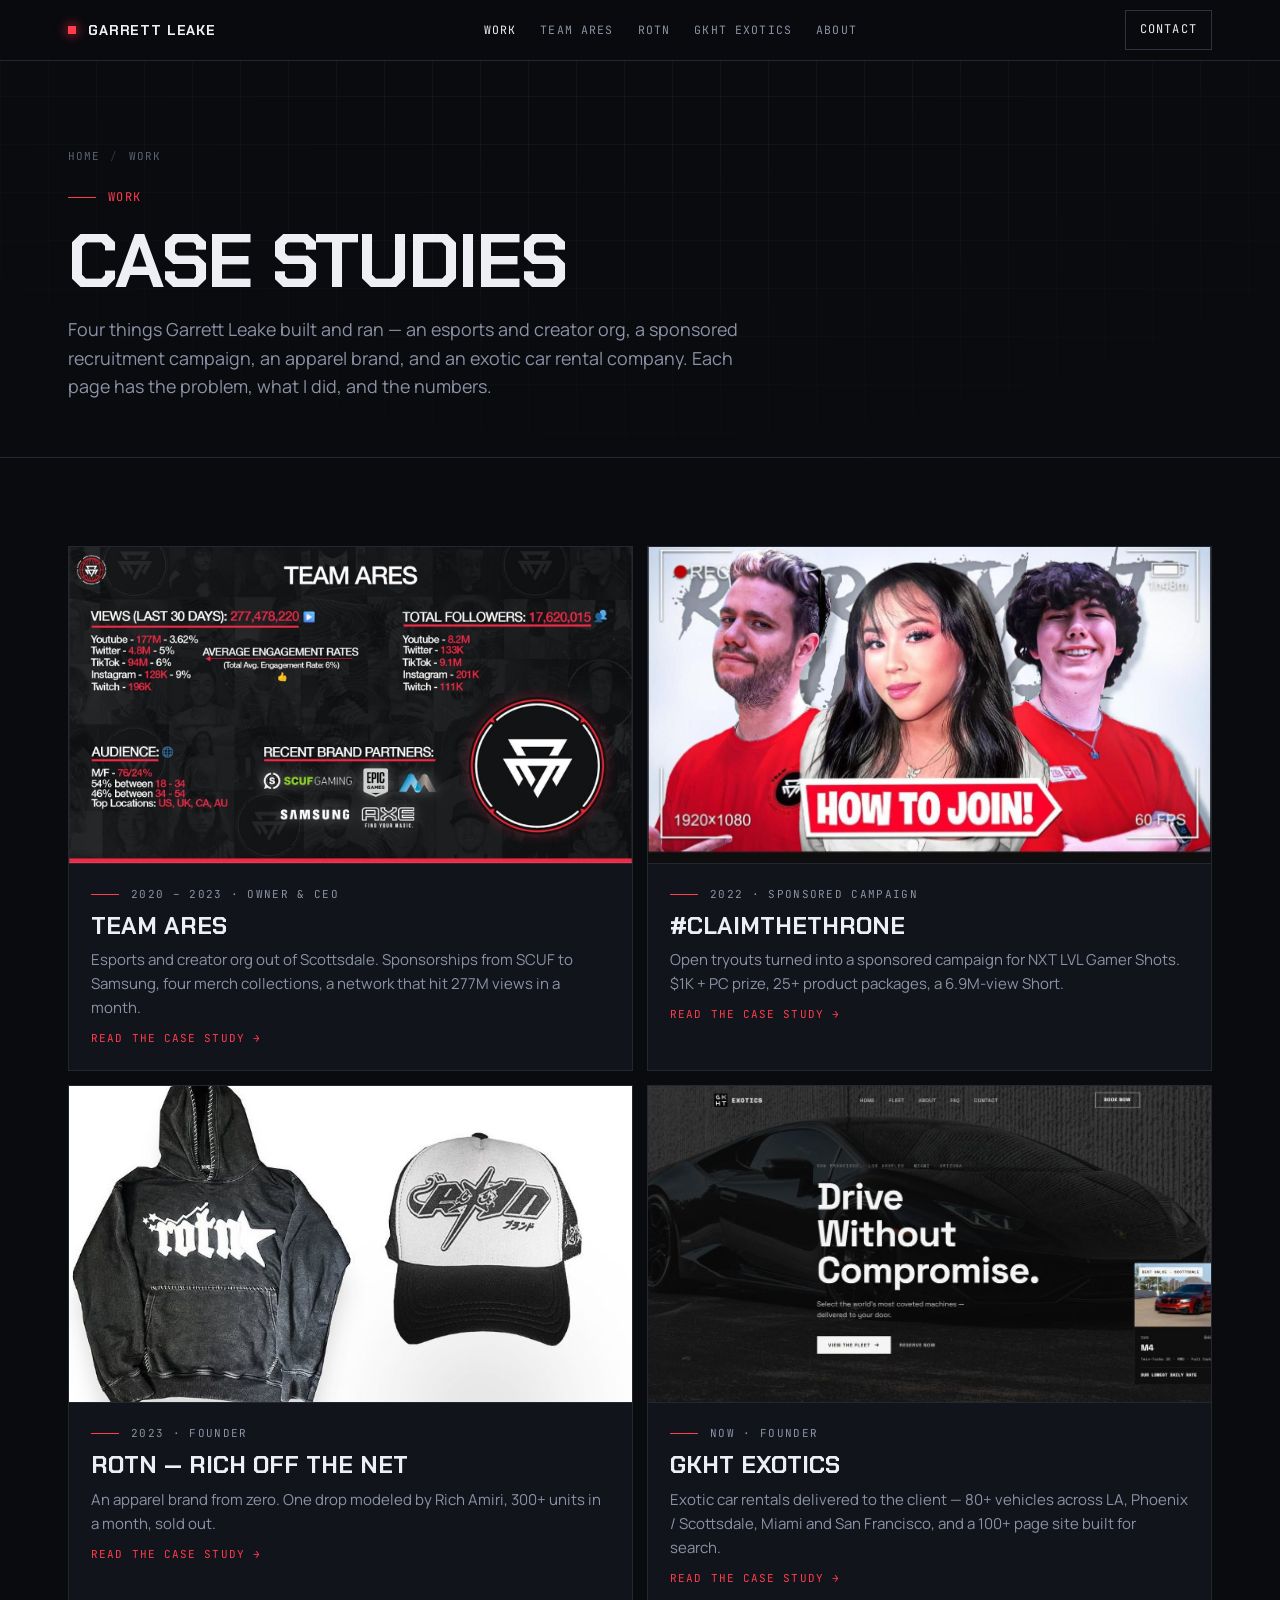
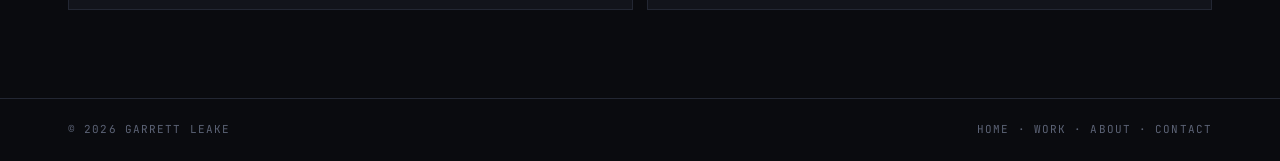
<file: work/index.html>
<!DOCTYPE html>
<html lang="en">
<head>
  <meta charset="UTF-8">
  <meta name="viewport" content="width=device-width, initial-scale=1.0, viewport-fit=cover">
  <title>Work — Case Studies | Garrett Leake</title>
  <meta name="description" content="Case studies from Garrett Leake: Team Ares (277M views in a month), the #ClaimTheThrone sponsored campaign, the ROTN apparel drop, and GKHT Exotics.">
  <link rel="canonical" href="https://garrettleake.com/work/">
  <meta name="theme-color" content="#0A0B0F">
  <meta name="color-scheme" content="dark">

  <link rel="icon" href="../favicon.ico" sizes="any">
  <link rel="icon" href="../favicon-32x32.png" type="image/png" sizes="32x32">
  <link rel="icon" href="../favicon-16x16.png" type="image/png" sizes="16x16">
  <link rel="apple-touch-icon" href="../apple-touch-icon.png" sizes="180x180">
  <link rel="manifest" href="../site.webmanifest">

  <meta property="og:title" content="Work — Case Studies | Garrett Leake">
  <meta property="og:description" content="Case studies from Garrett Leake: Team Ares (277M views in a month), the #ClaimTheThrone sponsored campaign, the ROTN apparel drop, and GKHT Exotics.">
  <meta property="og:type" content="website">
  <meta property="og:url" content="https://garrettleake.com/work/">
  <meta property="og:image" content="https://garrettleake.com/og-image.png">
  <meta property="og:image:width" content="1200">
  <meta property="og:image:height" content="630">
  <meta property="og:image:alt" content="Garrett Leake — Brand & Creative Director">
  <meta property="og:site_name" content="Garrett Leake">
  <meta name="twitter:card" content="summary_large_image">
  <meta name="twitter:image" content="https://garrettleake.com/og-image.png">
  <meta name="twitter:site" content="@aresgarrett">

  <link rel="preconnect" href="https://fonts.googleapis.com">
  <link rel="preconnect" href="https://fonts.gstatic.com" crossorigin>
  <link rel="stylesheet" href="https://fonts.googleapis.com/css2?family=Chakra+Petch:wght@500;600;700&family=Manrope:wght@400;500;600;700&family=JetBrains+Mono:wght@400;500&display=swap">
  <link rel="stylesheet" href="../styles.css?v=02da91d3">
  <script type="application/ld+json">{"@context": "https://schema.org", "@type": "ItemList", "name": "Case studies by Garrett Leake", "itemListElement": [{"@type": "ListItem", "position": 1, "name": "Team Ares", "url": "https://garrettleake.com/work/team-ares/"}, {"@type": "ListItem", "position": 2, "name": "#ClaimTheThrone", "url": "https://garrettleake.com/work/claim-the-throne/"}, {"@type": "ListItem", "position": 3, "name": "ROTN — Rich Off The Net", "url": "https://garrettleake.com/work/rotn/"}, {"@type": "ListItem", "position": 4, "name": "GKHT Exotics", "url": "https://garrettleake.com/work/gkht-exotics/"}]}</script>
  <script type="application/ld+json">{"@context": "https://schema.org", "@type": "BreadcrumbList", "itemListElement": [{"@type": "ListItem", "position": 1, "name": "Home", "item": "https://garrettleake.com/"}, {"@type": "ListItem", "position": 2, "name": "Work", "item": "https://garrettleake.com/work/"}]}</script>
  </head>
<body>
<nav class="nav" aria-label="Primary">
  <div class="wrap">
    <a class="brand" href="../"><span class="dot"></span>Garrett Leake</a>
    <div class="nav-links">
      <a href="../work/" class="current">Work</a>
      <a href="../work/team-ares/">Team Ares</a>
      <a href="../work/rotn/">ROTN</a>
      <a href="../work/gkht-exotics/">GKHT Exotics</a>
      <a href="../about/">About</a>
    </div>
    <div class="nav-right">
      <a class="nav-cta" href="../contact/">Contact</a>
      <button class="nav-toggle" type="button" aria-label="Open menu" aria-expanded="false" aria-controls="site-menu"><span></span><span></span><span></span></button>
    </div>
  </div>
  <div class="nav-menu" id="site-menu">
    <div class="inner">
      <div class="grp">
        <div class="grp-h">Case studies</div>
        <a href="../work/team-ares/">Team Ares <small>2020 – 2023</small></a>
        <a href="../work/claim-the-throne/">Claim the Throne <small>Campaign</small></a>
        <a href="../work/rotn/">ROTN <small>Apparel</small></a>
        <a href="../work/gkht-exotics/">GKHT Exotics <small>Now</small></a>
      </div>
      <div class="grp">
        <div class="grp-h">Site</div>
        <a href="../">Home</a>
        <a href="../work/" class="current">All work</a>
        <a href="../about/">About</a>
        <a href="../contact/">Contact</a>
      </div>
    </div>
  </div>
</nav>
<header class="page-hero">
  <div class="wrap">
    <nav class="crumbs" aria-label="Breadcrumb"><a href="../">Home</a> <span class="sep">/</span> <span aria-current="page">Work</span></nav>
    <p class="eyebrow">Work</p>
    <h1>Case studies</h1>
    <p class="intro">Four things Garrett Leake built and ran — an esports and creator org, a sponsored recruitment campaign, an apparel brand, and an exotic car rental company. Each page has the problem, what I did, and the numbers.</p>
  </div>
</header>
<main class="page-body">
  <div class="wrap">

<div class="cards">
  <a class="card" href="team-ares/">
    <img src="../img/pitch-sheet-2.jpg" alt="Team Ares pitch sheet" width="1444" height="812" loading="lazy">
    <div class="card-body"><p class="eyebrow">2020 – 2023 · Owner &amp; CEO</p><h2>Team Ares</h2><p>Esports and creator org out of Scottsdale. Sponsorships from SCUF to Samsung, four merch collections, a network that hit 277M views in a month.</p><span class="xlink">Read the case study →</span></div>
  </a>
  <a class="card" href="claim-the-throne/">
    <img src="../img/ctt-youtube-thumb.jpg" alt="#ClaimTheThrone launch video thumbnail" width="1137" height="688" loading="lazy">
    <div class="card-body"><p class="eyebrow">2022 · Sponsored campaign</p><h2>#ClaimTheThrone</h2><p>Open tryouts turned into a sponsored campaign for NXT LVL Gamer Shots. $1K + PC prize, 25+ product packages, a 6.9M-view Short.</p><span class="xlink">Read the case study →</span></div>
  </a>
  <a class="card" href="rotn/">
    <img src="../img/rotn-drop.jpg" alt="ROTN hoodie and trucker hat" width="709" height="745" loading="lazy">
    <div class="card-body"><p class="eyebrow">2023 · Founder</p><h2>ROTN — Rich Off The Net</h2><p>An apparel brand from zero. One drop modeled by Rich Amiri, 300+ units in a month, sold out.</p><span class="xlink">Read the case study →</span></div>
  </a>
  <a class="card" href="gkht-exotics/">
    <img src="../img/gkht-site.jpg" alt="gkhtexotics.com homepage — Drive Without Compromise" width="1444" height="669" loading="lazy">
    <div class="card-body"><p class="eyebrow">Now · Founder</p><h2>GKHT Exotics</h2><p>Exotic car rentals delivered to the client — 80+ vehicles across LA, Phoenix / Scottsdale, Miami and San Francisco, and a 100+ page site built for search.</p><span class="xlink">Read the case study →</span></div>
  </a>
</div>

  </div>
</main>
<footer>
  <div class="wrap">
    <span>© <span class="js-year">2026</span> Garrett Leake</span>
    <span><a href="../">Home</a> · <a href="../work/">Work</a> · <a href="../about/">About</a> · <a href="../contact/">Contact</a></span>
  </div>
</footer>
<script>
(function(){
  var lb=null;
  function openLB(src,cap){closeLB();lb=document.createElement('div');lb.className='lb';lb.setAttribute('role','dialog');lb.setAttribute('aria-label',cap||'Image');
    var im=new Image();im.src=src;im.alt=cap||'';var c=document.createElement('div');c.className='cap';c.textContent=cap||'';
    var x=document.createElement('button');x.className='x';x.textContent='CLOSE  ✕';x.type='button';lb.appendChild(im);lb.appendChild(c);lb.appendChild(x);
    lb.addEventListener('click',closeLB);document.body.appendChild(lb);document.body.style.overflow='hidden';x.focus();}
  function closeLB(){if(lb){lb.remove();lb=null;document.body.style.overflow='';}}
  document.addEventListener('click',function(e){var img=e.target.closest('img[data-lb]');if(img){e.preventDefault();openLB(img.currentSrc||img.src,img.getAttribute('data-lb'));}});
  document.addEventListener('keydown',function(e){if(e.key==='Escape')closeLB();});
  document.querySelectorAll('img[data-lb]').forEach(function(i){i.setAttribute('tabindex','0');i.setAttribute('role','button');
    i.addEventListener('keydown',function(e){if(e.key==='Enter'||e.key===' '){e.preventDefault();openLB(i.currentSrc||i.src,i.getAttribute('data-lb'));}});});
})();
</script>

<script>
(function(){
  var nav=document.querySelector('.nav'),btn=nav&&nav.querySelector('.nav-toggle'),menu=nav&&nav.querySelector('.nav-menu');
  if(!btn||!menu)return;
  function set(open){nav.classList.toggle('menu-open',open);btn.setAttribute('aria-expanded',open?'true':'false');btn.setAttribute('aria-label',open?'Close menu':'Open menu');}
  btn.addEventListener('click',function(){set(!nav.classList.contains('menu-open'));});
  menu.addEventListener('click',function(e){if(e.target.closest('a'))set(false);});
  document.addEventListener('keydown',function(e){if(e.key==='Escape')set(false);});
  document.addEventListener('click',function(e){if(nav.classList.contains('menu-open')&&!nav.contains(e.target))set(false);});
})();
</script>
<script>
(function(){var y=String(new Date().getFullYear());document.querySelectorAll('.js-year').forEach(function(el){if(el.textContent.trim()!==y)el.textContent=y;});})();
</script>
</body>
</html>
</file>
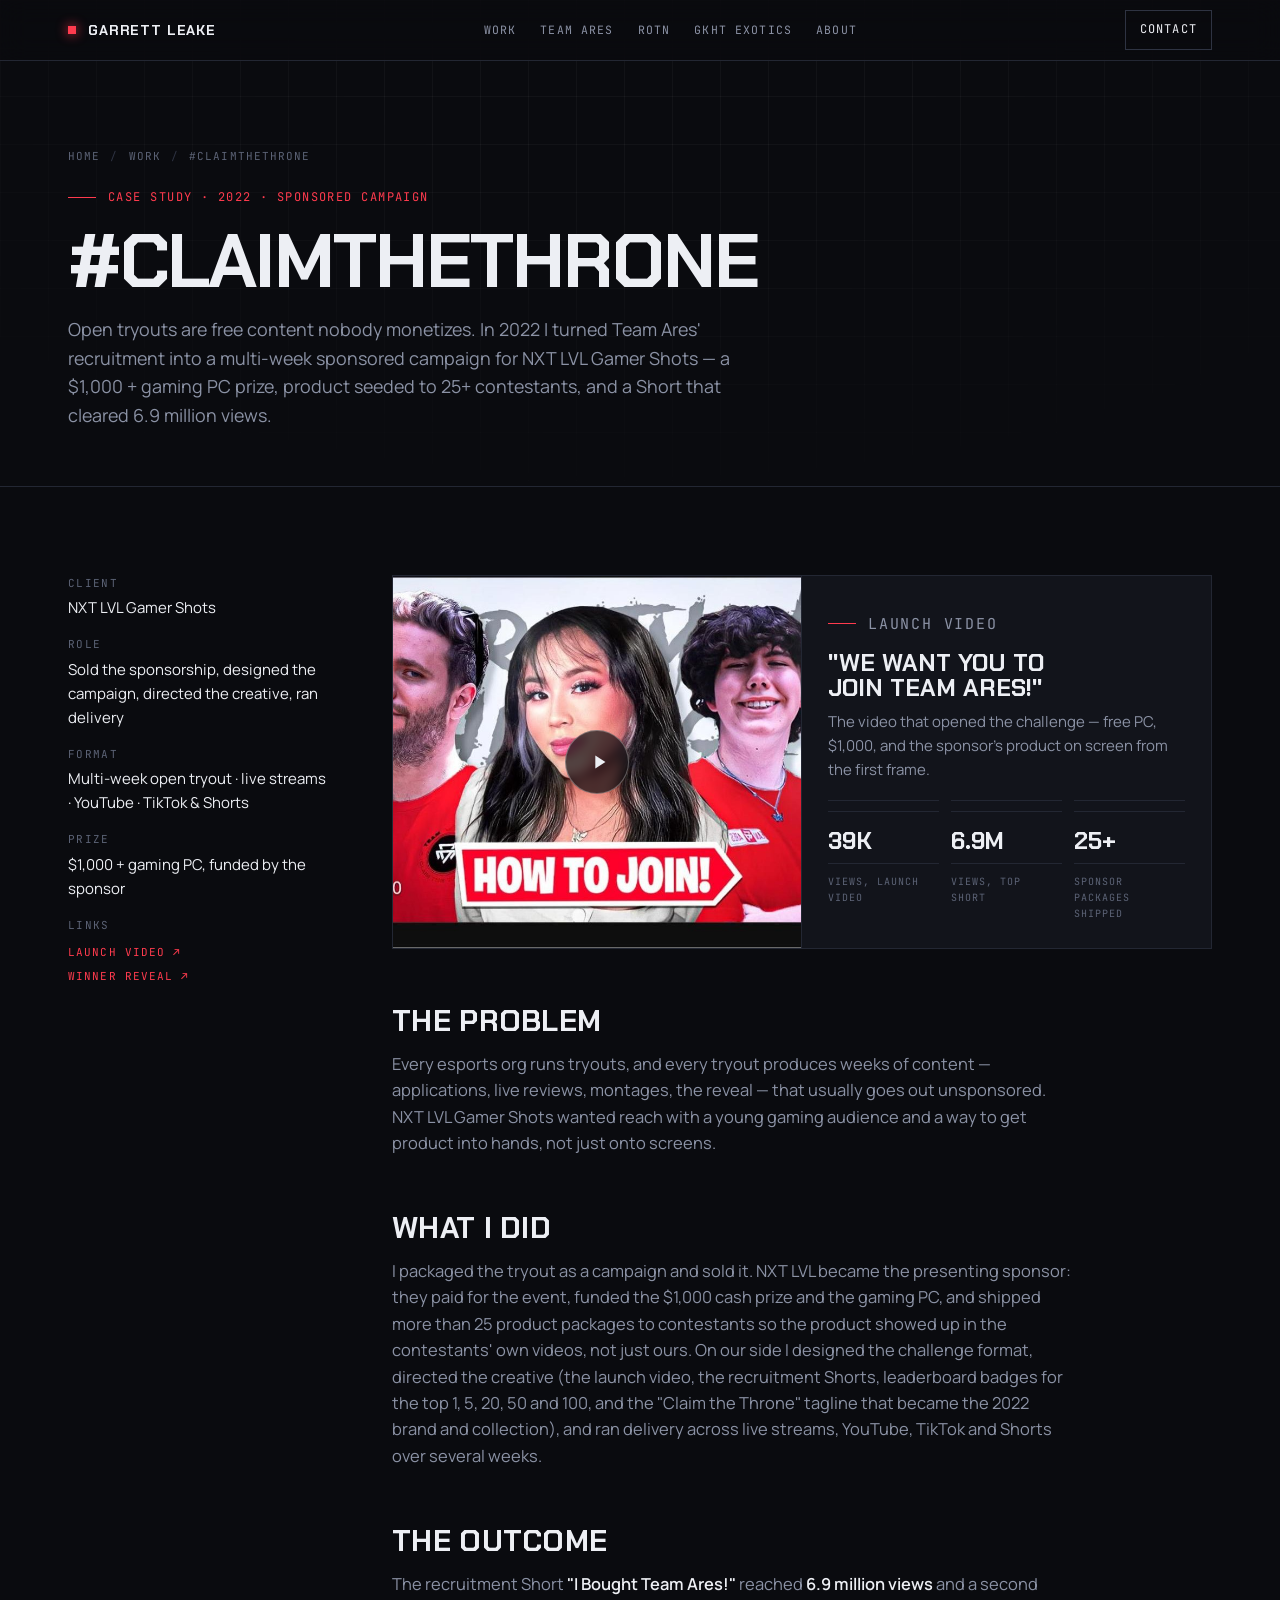
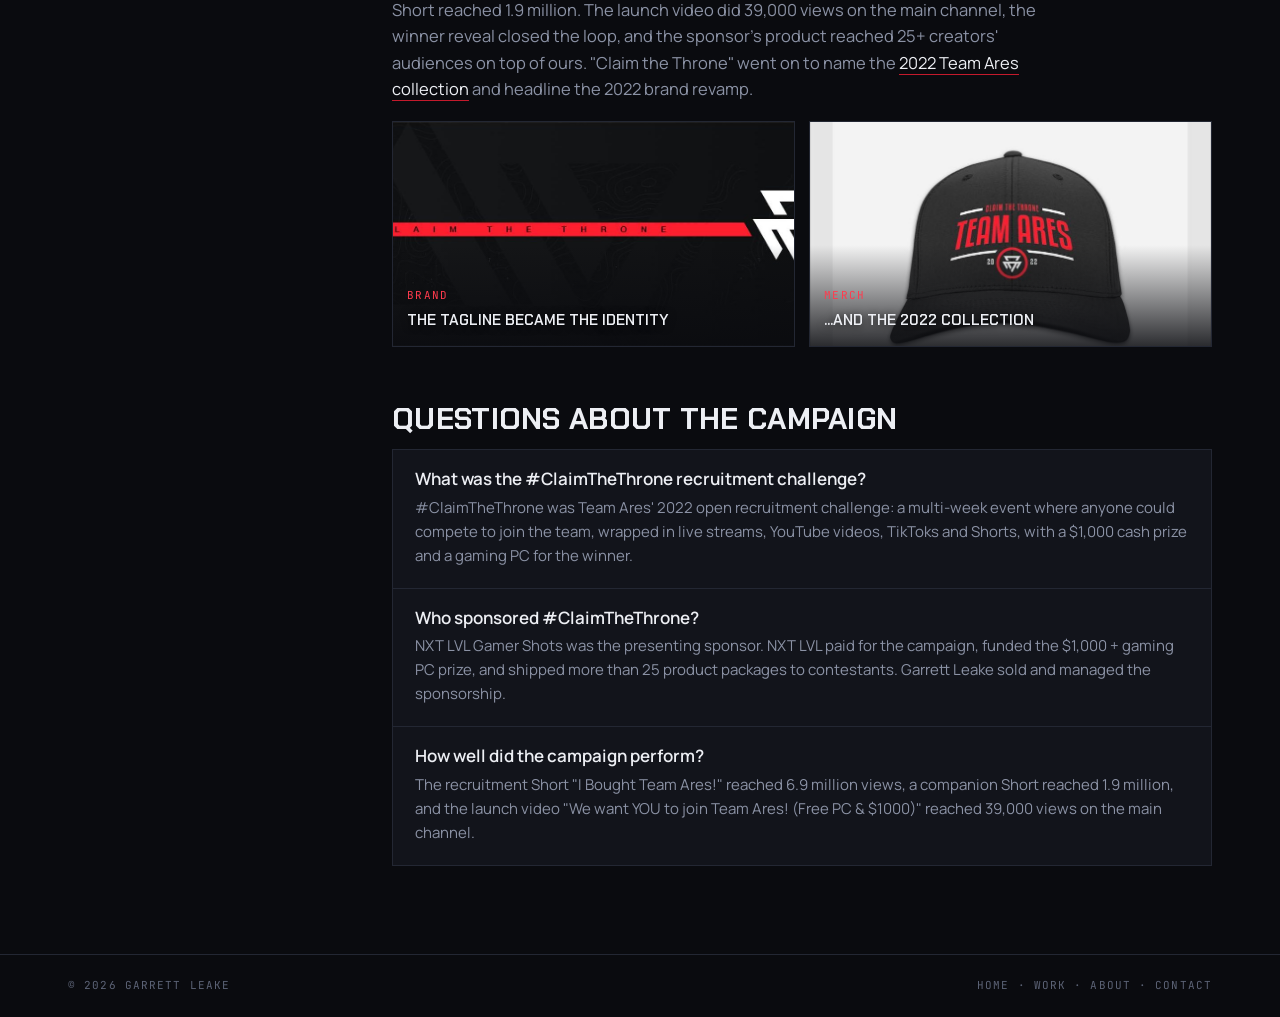
<file: work/claim-the-throne/index.html>
<!DOCTYPE html>
<html lang="en">
<head>
  <meta charset="UTF-8">
  <meta name="viewport" content="width=device-width, initial-scale=1.0, viewport-fit=cover">
  <title>#ClaimTheThrone — Team Ares Recruitment Campaign | Garrett Leake</title>
  <meta name="description" content="How Garrett Leake turned Team Ares tryouts into a sponsored campaign for NXT LVL Gamer Shots: $1,000 + PC prize, 25+ product packages, a 6.9M-view Short.">
  <link rel="canonical" href="https://garrettleake.com/work/claim-the-throne/">
  <meta name="theme-color" content="#0A0B0F">
  <meta name="color-scheme" content="dark">

  <link rel="icon" href="../../favicon.ico" sizes="any">
  <link rel="icon" href="../../favicon-32x32.png" type="image/png" sizes="32x32">
  <link rel="icon" href="../../favicon-16x16.png" type="image/png" sizes="16x16">
  <link rel="apple-touch-icon" href="../../apple-touch-icon.png" sizes="180x180">
  <link rel="manifest" href="../../site.webmanifest">

  <meta property="og:title" content="#ClaimTheThrone — Team Ares Recruitment Campaign | Garrett Leake">
  <meta property="og:description" content="How Garrett Leake turned Team Ares tryouts into a sponsored campaign for NXT LVL Gamer Shots: $1,000 + PC prize, 25+ product packages, a 6.9M-view Short.">
  <meta property="og:type" content="website">
  <meta property="og:url" content="https://garrettleake.com/work/claim-the-throne/">
  <meta property="og:image" content="https://garrettleake.com/og-image.png">
  <meta property="og:image:width" content="1200">
  <meta property="og:image:height" content="630">
  <meta property="og:image:alt" content="Garrett Leake — Brand & Creative Director">
  <meta property="og:site_name" content="Garrett Leake">
  <meta name="twitter:card" content="summary_large_image">
  <meta name="twitter:image" content="https://garrettleake.com/og-image.png">
  <meta name="twitter:site" content="@aresgarrett">

  <link rel="preconnect" href="https://fonts.googleapis.com">
  <link rel="preconnect" href="https://fonts.gstatic.com" crossorigin>
  <link rel="stylesheet" href="https://fonts.googleapis.com/css2?family=Chakra+Petch:wght@500;600;700&family=Manrope:wght@400;500;600;700&family=JetBrains+Mono:wght@400;500&display=swap">
  <link rel="stylesheet" href="../../styles.css?v=02da91d3">
  <script type="application/ld+json">{"@context": "https://schema.org", "@type": "CreativeWork", "name": "#ClaimTheThrone — Team Ares recruitment campaign", "url": "https://garrettleake.com/work/claim-the-throne/", "about": "Sponsored esports recruitment campaign for NXT LVL Gamer Shots", "creator": {"@id": "https://garrettleake.com/#person"}, "sponsor": {"@type": "Organization", "name": "NXT LVL Gamer Shots"}, "dateCreated": "2022", "image": "https://garrettleake.com/img/ctt-youtube-thumb.jpg", "keywords": ["sponsored campaign", "esports recruitment", "influencer marketing", "Team Ares", "NXT LVL"]}</script>
  <script type="application/ld+json">{"@context": "https://schema.org", "@type": "FAQPage", "mainEntity": [{"@type": "Question", "name": "What was the #ClaimTheThrone recruitment challenge?", "acceptedAnswer": {"@type": "Answer", "text": "#ClaimTheThrone was Team Ares' 2022 open recruitment challenge: a multi-week event where anyone could compete to join the team, wrapped in live streams, YouTube videos, TikToks and Shorts, with a $1,000 cash prize and a gaming PC for the winner."}}, {"@type": "Question", "name": "Who sponsored #ClaimTheThrone?", "acceptedAnswer": {"@type": "Answer", "text": "NXT LVL Gamer Shots was the presenting sponsor. NXT LVL paid for the campaign, funded the $1,000 + gaming PC prize, and shipped more than 25 product packages to contestants. Garrett Leake sold and managed the sponsorship."}}, {"@type": "Question", "name": "How well did the campaign perform?", "acceptedAnswer": {"@type": "Answer", "text": "The recruitment Short \"I Bought Team Ares!\" reached 6.9 million views, a companion Short reached 1.9 million, and the launch video \"We want YOU to join Team Ares! (Free PC &amp; $1000)\" reached 39,000 views on the main channel."}}]}</script>
  <script type="application/ld+json">{"@context": "https://schema.org", "@type": "BreadcrumbList", "itemListElement": [{"@type": "ListItem", "position": 1, "name": "Home", "item": "https://garrettleake.com/"}, {"@type": "ListItem", "position": 2, "name": "Work", "item": "https://garrettleake.com/work/"}, {"@type": "ListItem", "position": 3, "name": "#ClaimTheThrone", "item": "https://garrettleake.com/work/claim-the-throne/"}]}</script>
  </head>
<body>
<nav class="nav" aria-label="Primary">
  <div class="wrap">
    <a class="brand" href="../../"><span class="dot"></span>Garrett Leake</a>
    <div class="nav-links">
      <a href="../../work/">Work</a>
      <a href="../../work/team-ares/">Team Ares</a>
      <a href="../../work/rotn/">ROTN</a>
      <a href="../../work/gkht-exotics/">GKHT Exotics</a>
      <a href="../../about/">About</a>
    </div>
    <div class="nav-right">
      <a class="nav-cta" href="../../contact/">Contact</a>
      <button class="nav-toggle" type="button" aria-label="Open menu" aria-expanded="false" aria-controls="site-menu"><span></span><span></span><span></span></button>
    </div>
  </div>
  <div class="nav-menu" id="site-menu">
    <div class="inner">
      <div class="grp">
        <div class="grp-h">Case studies</div>
        <a href="../../work/team-ares/">Team Ares <small>2020 – 2023</small></a>
        <a href="../../work/claim-the-throne/">Claim the Throne <small>Campaign</small></a>
        <a href="../../work/rotn/">ROTN <small>Apparel</small></a>
        <a href="../../work/gkht-exotics/">GKHT Exotics <small>Now</small></a>
      </div>
      <div class="grp">
        <div class="grp-h">Site</div>
        <a href="../../">Home</a>
        <a href="../../work/">All work</a>
        <a href="../../about/">About</a>
        <a href="../../contact/">Contact</a>
      </div>
    </div>
  </div>
</nav>
<header class="page-hero">
  <div class="wrap">
    <nav class="crumbs" aria-label="Breadcrumb"><a href="../../">Home</a> <span class="sep">/</span> <a href="../">Work</a> <span class="sep">/</span> <span aria-current="page">#ClaimTheThrone</span></nav>
    <p class="eyebrow">Case study · 2022 · Sponsored campaign</p>
    <h1>#ClaimTheThrone</h1>
    <p class="intro">Open tryouts are free content nobody monetizes. In 2022 I turned Team Ares' recruitment into a multi-week sponsored campaign for NXT LVL Gamer Shots — a $1,000 + gaming PC prize, product seeded to 25+ contestants, and a Short that cleared 6.9 million views.</p>
  </div>
</header>
<main class="page-body">
  <div class="wrap">

<div class="dossier">
  <aside class="rail">
    <dl>
      <div><dt>Client</dt><dd>NXT LVL Gamer Shots</dd></div>
      <div><dt>Role</dt><dd>Sold the sponsorship, designed the campaign, directed the creative, ran delivery</dd></div>
      <div><dt>Format</dt><dd>Multi-week open tryout · live streams · YouTube · TikTok &amp; Shorts</dd></div>
      <div><dt>Prize</dt><dd>$1,000 + gaming PC, funded by the sponsor</dd></div>
      <div><dt>Links</dt><dd><a class="xlink" href="https://www.youtube.com/watch?v=j8sxe1e-j2Y" target="_blank" rel="noopener">Launch video ↗</a><br><a class="xlink" href="https://www.youtube.com/watch?v=a-X1YceIdP4" target="_blank" rel="noopener">Winner reveal ↗</a></dd></div>
    </dl>
  </aside>
  <div class="prose">
    <div class="campaign" style="margin:0 0 32px">
      <a class="media" href="https://www.youtube.com/watch?v=j8sxe1e-j2Y" target="_blank" rel="noopener" aria-label="Watch the #ClaimTheThrone launch video on YouTube">
        <img src="../../img/ctt-youtube-thumb.jpg" alt="We want YOU to join Team Ares! (Free PC & $1000) — YouTube thumbnail with three Team Ares creators" width="1137" height="688">
        <div class="play"><span><svg viewBox="0 0 24 24" fill="currentColor"><path d="M8 5v14l11-7z"/></svg></span></div>
      </a>
      <div class="body">
        <p class="eyebrow">Launch video</p>
        <h3 style="margin-top:10px">"We want YOU to join Team Ares!"</h3>
        <p>The video that opened the challenge — free PC, $1,000, and the sponsor's product on screen from the first frame.</p>
        <div class="facts">
          <div><div class="n num">39K</div><div class="l">Views, launch video</div></div>
          <div><div class="n num">6.9M</div><div class="l">Views, top Short</div></div>
          <div><div class="n num">25+</div><div class="l">Sponsor packages shipped</div></div>
        </div>
      </div>
    </div>

    <h2>The problem</h2>
    <p>Every esports org runs tryouts, and every tryout produces weeks of content — applications, live reviews, montages, the reveal — that usually goes out unsponsored. NXT LVL Gamer Shots wanted reach with a young gaming audience and a way to get product into hands, not just onto screens.</p>

    <h2>What I did</h2>
    <p>I packaged the tryout as a campaign and sold it. NXT LVL became the presenting sponsor: they paid for the event, funded the $1,000 cash prize and the gaming PC, and shipped more than 25 product packages to contestants so the product showed up in the contestants' own videos, not just ours. On our side I designed the challenge format, directed the creative (the launch video, the recruitment Shorts, leaderboard badges for the top 1, 5, 20, 50 and 100, and the "Claim the Throne" tagline that became the 2022 brand and collection), and ran delivery across live streams, YouTube, TikTok and Shorts over several weeks.</p>

    <h2>The outcome</h2>
    <p>The recruitment Short <strong>"I Bought Team Ares!"</strong> reached <strong>6.9 million views</strong> and a second Short reached 1.9 million. The launch video did 39,000 views on the main channel, the winner reveal closed the loop, and the sponsor's product reached 25+ creators' audiences on top of ours. "Claim the Throne" went on to name the <a href="../team-ares/">2022 Team Ares collection</a> and headline the 2022 brand revamp.</p>
    <div class="work">
      <div class="tile w3"><img src="../../img/header-2022.jpg" alt="Team Ares 2022 X header reading Claim the Throne" width="1374" height="503" loading="lazy" data-lb="Claim the Throne header"><span class="k">Brand</span><span class="t">The tagline became the identity</span></div>
      <div class="tile w3"><img src="../../img/ctt-hat-black.jpg" alt="Team Ares Claim the Throne dad hat, black" width="812" height="641" loading="lazy" data-lb="Claim the Throne hat"><span class="k">Merch</span><span class="t">…and the 2022 collection</span></div>
    </div>

    <h2>Questions about the campaign</h2>
    <div class="faq">
<div class="faq-item"><h3>What was the #ClaimTheThrone recruitment challenge?</h3><p>#ClaimTheThrone was Team Ares' 2022 open recruitment challenge: a multi-week event where anyone could compete to join the team, wrapped in live streams, YouTube videos, TikToks and Shorts, with a $1,000 cash prize and a gaming PC for the winner.</p></div>
<div class="faq-item"><h3>Who sponsored #ClaimTheThrone?</h3><p>NXT LVL Gamer Shots was the presenting sponsor. NXT LVL paid for the campaign, funded the $1,000 + gaming PC prize, and shipped more than 25 product packages to contestants. Garrett Leake sold and managed the sponsorship.</p></div>
<div class="faq-item"><h3>How well did the campaign perform?</h3><p>The recruitment Short "I Bought Team Ares!" reached 6.9 million views, a companion Short reached 1.9 million, and the launch video "We want YOU to join Team Ares! (Free PC &amp; $1000)" reached 39,000 views on the main channel.</p></div>
</div>
  </div>
</div>

  </div>
</main>
<footer>
  <div class="wrap">
    <span>© <span class="js-year">2026</span> Garrett Leake</span>
    <span><a href="../../">Home</a> · <a href="../../work/">Work</a> · <a href="../../about/">About</a> · <a href="../../contact/">Contact</a></span>
  </div>
</footer>
<script>
(function(){
  var lb=null;
  function openLB(src,cap){closeLB();lb=document.createElement('div');lb.className='lb';lb.setAttribute('role','dialog');lb.setAttribute('aria-label',cap||'Image');
    var im=new Image();im.src=src;im.alt=cap||'';var c=document.createElement('div');c.className='cap';c.textContent=cap||'';
    var x=document.createElement('button');x.className='x';x.textContent='CLOSE  ✕';x.type='button';lb.appendChild(im);lb.appendChild(c);lb.appendChild(x);
    lb.addEventListener('click',closeLB);document.body.appendChild(lb);document.body.style.overflow='hidden';x.focus();}
  function closeLB(){if(lb){lb.remove();lb=null;document.body.style.overflow='';}}
  document.addEventListener('click',function(e){var img=e.target.closest('img[data-lb]');if(img){e.preventDefault();openLB(img.currentSrc||img.src,img.getAttribute('data-lb'));}});
  document.addEventListener('keydown',function(e){if(e.key==='Escape')closeLB();});
  document.querySelectorAll('img[data-lb]').forEach(function(i){i.setAttribute('tabindex','0');i.setAttribute('role','button');
    i.addEventListener('keydown',function(e){if(e.key==='Enter'||e.key===' '){e.preventDefault();openLB(i.currentSrc||i.src,i.getAttribute('data-lb'));}});});
})();
</script>

<script>
(function(){
  var nav=document.querySelector('.nav'),btn=nav&&nav.querySelector('.nav-toggle'),menu=nav&&nav.querySelector('.nav-menu');
  if(!btn||!menu)return;
  function set(open){nav.classList.toggle('menu-open',open);btn.setAttribute('aria-expanded',open?'true':'false');btn.setAttribute('aria-label',open?'Close menu':'Open menu');}
  btn.addEventListener('click',function(){set(!nav.classList.contains('menu-open'));});
  menu.addEventListener('click',function(e){if(e.target.closest('a'))set(false);});
  document.addEventListener('keydown',function(e){if(e.key==='Escape')set(false);});
  document.addEventListener('click',function(e){if(nav.classList.contains('menu-open')&&!nav.contains(e.target))set(false);});
})();
</script>
<script>
(function(){var y=String(new Date().getFullYear());document.querySelectorAll('.js-year').forEach(function(el){if(el.textContent.trim()!==y)el.textContent=y;});})();
</script>
</body>
</html>
</file>
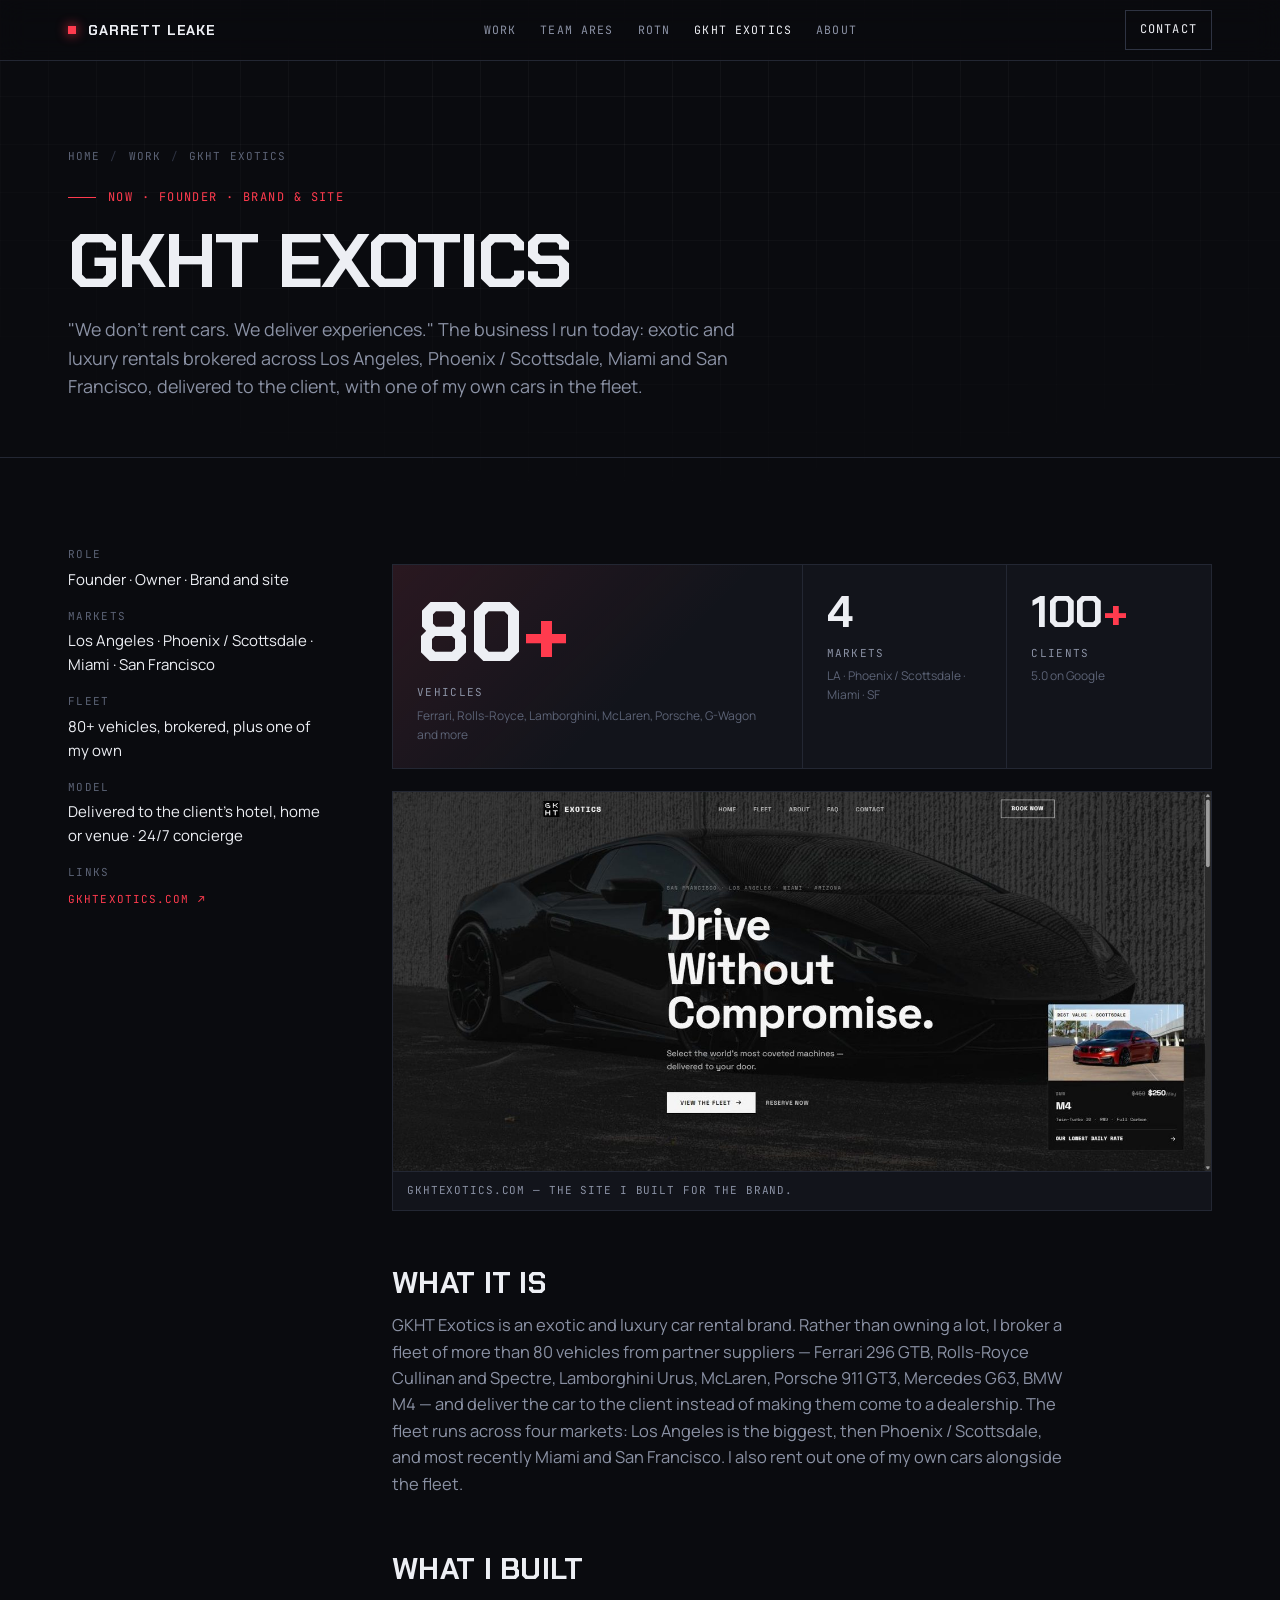
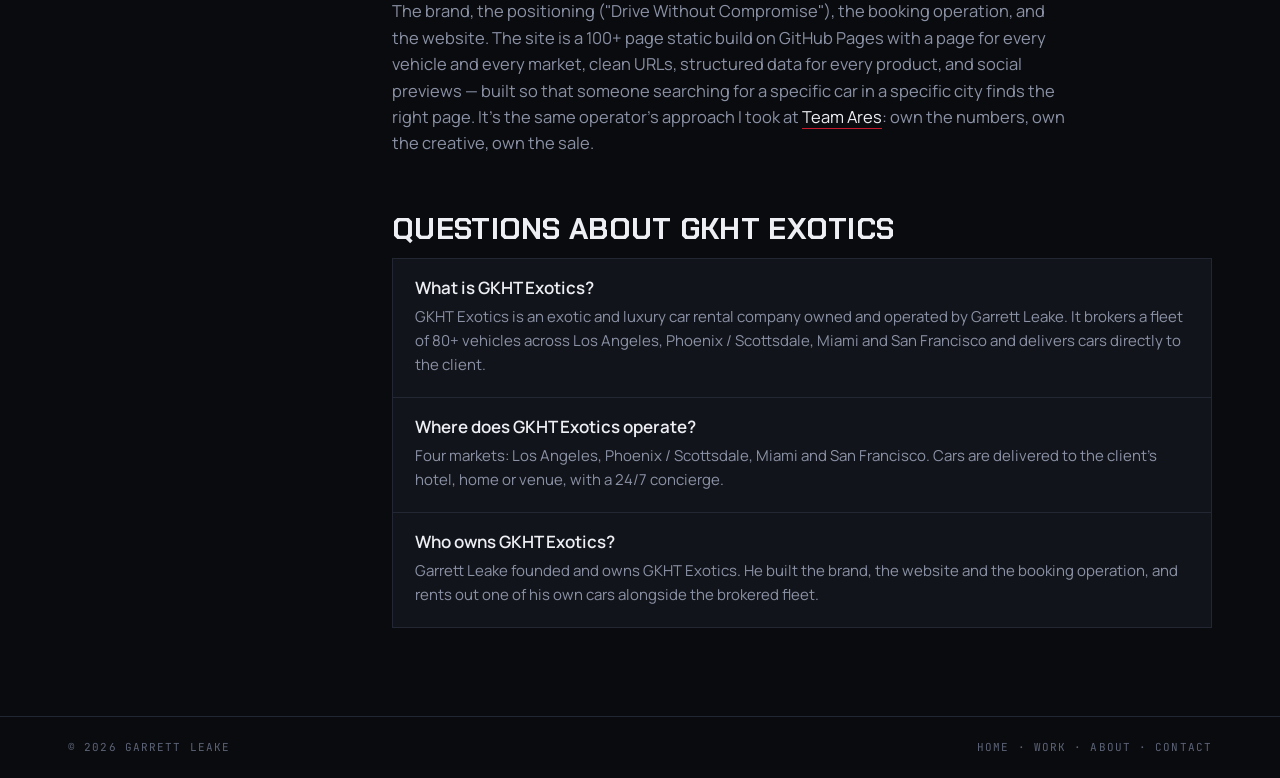
<file: work/gkht-exotics/index.html>
<!DOCTYPE html>
<html lang="en">
<head>
  <meta charset="UTF-8">
  <meta name="viewport" content="width=device-width, initial-scale=1.0, viewport-fit=cover">
  <title>GKHT Exotics — Exotic Car Rental Brand | Garrett Leake</title>
  <meta name="description" content="GKHT Exotics, the exotic car rental brand Garrett Leake founded and runs: 80+ vehicles across LA, Phoenix / Scottsdale, Miami and San Francisco.">
  <link rel="canonical" href="https://garrettleake.com/work/gkht-exotics/">
  <meta name="theme-color" content="#0A0B0F">
  <meta name="color-scheme" content="dark">

  <link rel="icon" href="../../favicon.ico" sizes="any">
  <link rel="icon" href="../../favicon-32x32.png" type="image/png" sizes="32x32">
  <link rel="icon" href="../../favicon-16x16.png" type="image/png" sizes="16x16">
  <link rel="apple-touch-icon" href="../../apple-touch-icon.png" sizes="180x180">
  <link rel="manifest" href="../../site.webmanifest">

  <meta property="og:title" content="GKHT Exotics — Exotic Car Rental Brand | Garrett Leake">
  <meta property="og:description" content="GKHT Exotics, the exotic car rental brand Garrett Leake founded and runs: 80+ vehicles across LA, Phoenix / Scottsdale, Miami and San Francisco.">
  <meta property="og:type" content="website">
  <meta property="og:url" content="https://garrettleake.com/work/gkht-exotics/">
  <meta property="og:image" content="https://garrettleake.com/og-image.png">
  <meta property="og:image:width" content="1200">
  <meta property="og:image:height" content="630">
  <meta property="og:image:alt" content="Garrett Leake — Brand & Creative Director">
  <meta property="og:site_name" content="Garrett Leake">
  <meta name="twitter:card" content="summary_large_image">
  <meta name="twitter:image" content="https://garrettleake.com/og-image.png">
  <meta name="twitter:site" content="@aresgarrett">

  <link rel="preconnect" href="https://fonts.googleapis.com">
  <link rel="preconnect" href="https://fonts.gstatic.com" crossorigin>
  <link rel="stylesheet" href="https://fonts.googleapis.com/css2?family=Chakra+Petch:wght@500;600;700&family=Manrope:wght@400;500;600;700&family=JetBrains+Mono:wght@400;500&display=swap">
  <link rel="stylesheet" href="../../styles.css?v=02da91d3">
  <script type="application/ld+json">{"@context": "https://schema.org", "@type": "CreativeWork", "name": "GKHT Exotics — brand and website", "url": "https://garrettleake.com/work/gkht-exotics/", "about": {"@type": "Organization", "name": "GKHT Exotics", "url": "https://gkhtexotics.com/", "founder": {"@id": "https://garrettleake.com/#person"}, "areaServed": ["Los Angeles, CA", "Phoenix, AZ", "Scottsdale, AZ", "Miami, FL", "San Francisco, CA"]}, "creator": {"@id": "https://garrettleake.com/#person"}, "keywords": ["GKHT Exotics", "exotic car rental", "brand", "website", "Los Angeles", "Phoenix", "Scottsdale", "Miami", "San Francisco"]}</script>
  <script type="application/ld+json">{"@context": "https://schema.org", "@type": "FAQPage", "mainEntity": [{"@type": "Question", "name": "What is GKHT Exotics?", "acceptedAnswer": {"@type": "Answer", "text": "GKHT Exotics is an exotic and luxury car rental company owned and operated by Garrett Leake. It brokers a fleet of 80+ vehicles across Los Angeles, Phoenix / Scottsdale, Miami and San Francisco and delivers cars directly to the client."}}, {"@type": "Question", "name": "Where does GKHT Exotics operate?", "acceptedAnswer": {"@type": "Answer", "text": "Four markets: Los Angeles, Phoenix / Scottsdale, Miami and San Francisco. Cars are delivered to the client's hotel, home or venue, with a 24/7 concierge."}}, {"@type": "Question", "name": "Who owns GKHT Exotics?", "acceptedAnswer": {"@type": "Answer", "text": "Garrett Leake founded and owns GKHT Exotics. He built the brand, the website and the booking operation, and rents out one of his own cars alongside the brokered fleet."}}]}</script>
  <script type="application/ld+json">{"@context": "https://schema.org", "@type": "BreadcrumbList", "itemListElement": [{"@type": "ListItem", "position": 1, "name": "Home", "item": "https://garrettleake.com/"}, {"@type": "ListItem", "position": 2, "name": "Work", "item": "https://garrettleake.com/work/"}, {"@type": "ListItem", "position": 3, "name": "GKHT Exotics", "item": "https://garrettleake.com/work/gkht-exotics/"}]}</script>
  </head>
<body>
<nav class="nav" aria-label="Primary">
  <div class="wrap">
    <a class="brand" href="../../"><span class="dot"></span>Garrett Leake</a>
    <div class="nav-links">
      <a href="../../work/">Work</a>
      <a href="../../work/team-ares/">Team Ares</a>
      <a href="../../work/rotn/">ROTN</a>
      <a href="../../work/gkht-exotics/" class="current">GKHT Exotics</a>
      <a href="../../about/">About</a>
    </div>
    <div class="nav-right">
      <a class="nav-cta" href="../../contact/">Contact</a>
      <button class="nav-toggle" type="button" aria-label="Open menu" aria-expanded="false" aria-controls="site-menu"><span></span><span></span><span></span></button>
    </div>
  </div>
  <div class="nav-menu" id="site-menu">
    <div class="inner">
      <div class="grp">
        <div class="grp-h">Case studies</div>
        <a href="../../work/team-ares/">Team Ares <small>2020 – 2023</small></a>
        <a href="../../work/claim-the-throne/">Claim the Throne <small>Campaign</small></a>
        <a href="../../work/rotn/">ROTN <small>Apparel</small></a>
        <a href="../../work/gkht-exotics/" class="current">GKHT Exotics <small>Now</small></a>
      </div>
      <div class="grp">
        <div class="grp-h">Site</div>
        <a href="../../">Home</a>
        <a href="../../work/">All work</a>
        <a href="../../about/">About</a>
        <a href="../../contact/">Contact</a>
      </div>
    </div>
  </div>
</nav>
<header class="page-hero">
  <div class="wrap">
    <nav class="crumbs" aria-label="Breadcrumb"><a href="../../">Home</a> <span class="sep">/</span> <a href="../">Work</a> <span class="sep">/</span> <span aria-current="page">GKHT Exotics</span></nav>
    <p class="eyebrow">Now · Founder · Brand & site</p>
    <h1>GKHT Exotics</h1>
    <p class="intro">"We don't rent cars. We deliver experiences." The business I run today: exotic and luxury rentals brokered across Los Angeles, Phoenix / Scottsdale, Miami and San Francisco, delivered to the client, with one of my own cars in the fleet.</p>
  </div>
</header>
<main class="page-body">
  <div class="wrap">

<div class="dossier">
  <aside class="rail">
    <dl>
      <div><dt>Role</dt><dd>Founder · Owner · Brand and site</dd></div>
      <div><dt>Markets</dt><dd>Los Angeles · Phoenix / Scottsdale · Miami · San Francisco</dd></div>
      <div><dt>Fleet</dt><dd>80+ vehicles, brokered, plus one of my own</dd></div>
      <div><dt>Model</dt><dd>Delivered to the client's hotel, home or venue · 24/7 concierge</dd></div>
      <div><dt>Links</dt><dd><a class="xlink" href="https://gkhtexotics.com/" target="_blank" rel="noopener">gkhtexotics.com ↗</a></dd></div>
    </dl>
  </aside>
  <div class="prose">
    <div class="stats" aria-label="GKHT Exotics by the numbers">
      <div class="stat hero-stat"><div class="num">80<em>+</em></div><div class="lab">Vehicles</div><div class="src">Ferrari, Rolls-Royce, Lamborghini, McLaren, Porsche, G-Wagon and more</div></div>
      <div class="stat"><div class="num">4</div><div class="lab">Markets</div><div class="src">LA · Phoenix / Scottsdale · Miami · SF</div></div>
      <div class="stat"><div class="num">100<em>+</em></div><div class="lab">Clients</div><div class="src">5.0 on Google</div></div>
    </div>

    <figure class="shot">
      <a href="https://gkhtexotics.com/" target="_blank" rel="noopener"><img src="../../img/gkht-site.jpg" alt="gkhtexotics.com homepage — Drive Without Compromise, with the Lamborghini hero and the BMW M4 booking card" width="1444" height="669" loading="lazy" data-lb></a>
      <figcaption>gkhtexotics.com — the site I built for the brand.</figcaption>
    </figure>

    <h2>What it is</h2>
    <p>GKHT Exotics is an exotic and luxury car rental brand. Rather than owning a lot, I broker a fleet of more than 80 vehicles from partner suppliers — Ferrari 296 GTB, Rolls-Royce Cullinan and Spectre, Lamborghini Urus, McLaren, Porsche 911 GT3, Mercedes G63, BMW M4 — and deliver the car to the client instead of making them come to a dealership. The fleet runs across four markets: Los Angeles is the biggest, then Phoenix / Scottsdale, and most recently Miami and San Francisco. I also rent out one of my own cars alongside the fleet.</p>

    <h2>What I built</h2>
    <p>The brand, the positioning ("Drive Without Compromise"), the booking operation, and the website. The site is a 100+ page static build on GitHub Pages with a page for every vehicle and every market, clean URLs, structured data for every product, and social previews — built so that someone searching for a specific car in a specific city finds the right page. It's the same operator's approach I took at <a href="../team-ares/">Team Ares</a>: own the numbers, own the creative, own the sale.</p>

    <h2>Questions about GKHT Exotics</h2>
    <div class="faq">
<div class="faq-item"><h3>What is GKHT Exotics?</h3><p>GKHT Exotics is an exotic and luxury car rental company owned and operated by Garrett Leake. It brokers a fleet of 80+ vehicles across Los Angeles, Phoenix / Scottsdale, Miami and San Francisco and delivers cars directly to the client.</p></div>
<div class="faq-item"><h3>Where does GKHT Exotics operate?</h3><p>Four markets: Los Angeles, Phoenix / Scottsdale, Miami and San Francisco. Cars are delivered to the client's hotel, home or venue, with a 24/7 concierge.</p></div>
<div class="faq-item"><h3>Who owns GKHT Exotics?</h3><p>Garrett Leake founded and owns GKHT Exotics. He built the brand, the website and the booking operation, and rents out one of his own cars alongside the brokered fleet.</p></div>
</div>
  </div>
</div>

  </div>
</main>
<footer>
  <div class="wrap">
    <span>© <span class="js-year">2026</span> Garrett Leake</span>
    <span><a href="../../">Home</a> · <a href="../../work/">Work</a> · <a href="../../about/">About</a> · <a href="../../contact/">Contact</a></span>
  </div>
</footer>
<script>
(function(){
  var lb=null;
  function openLB(src,cap){closeLB();lb=document.createElement('div');lb.className='lb';lb.setAttribute('role','dialog');lb.setAttribute('aria-label',cap||'Image');
    var im=new Image();im.src=src;im.alt=cap||'';var c=document.createElement('div');c.className='cap';c.textContent=cap||'';
    var x=document.createElement('button');x.className='x';x.textContent='CLOSE  ✕';x.type='button';lb.appendChild(im);lb.appendChild(c);lb.appendChild(x);
    lb.addEventListener('click',closeLB);document.body.appendChild(lb);document.body.style.overflow='hidden';x.focus();}
  function closeLB(){if(lb){lb.remove();lb=null;document.body.style.overflow='';}}
  document.addEventListener('click',function(e){var img=e.target.closest('img[data-lb]');if(img){e.preventDefault();openLB(img.currentSrc||img.src,img.getAttribute('data-lb'));}});
  document.addEventListener('keydown',function(e){if(e.key==='Escape')closeLB();});
  document.querySelectorAll('img[data-lb]').forEach(function(i){i.setAttribute('tabindex','0');i.setAttribute('role','button');
    i.addEventListener('keydown',function(e){if(e.key==='Enter'||e.key===' '){e.preventDefault();openLB(i.currentSrc||i.src,i.getAttribute('data-lb'));}});});
})();
</script>

<script>
(function(){
  var nav=document.querySelector('.nav'),btn=nav&&nav.querySelector('.nav-toggle'),menu=nav&&nav.querySelector('.nav-menu');
  if(!btn||!menu)return;
  function set(open){nav.classList.toggle('menu-open',open);btn.setAttribute('aria-expanded',open?'true':'false');btn.setAttribute('aria-label',open?'Close menu':'Open menu');}
  btn.addEventListener('click',function(){set(!nav.classList.contains('menu-open'));});
  menu.addEventListener('click',function(e){if(e.target.closest('a'))set(false);});
  document.addEventListener('keydown',function(e){if(e.key==='Escape')set(false);});
  document.addEventListener('click',function(e){if(nav.classList.contains('menu-open')&&!nav.contains(e.target))set(false);});
})();
</script>
<script>
(function(){var y=String(new Date().getFullYear());document.querySelectorAll('.js-year').forEach(function(el){if(el.textContent.trim()!==y)el.textContent=y;});})();
</script>
</body>
</html>
</file>
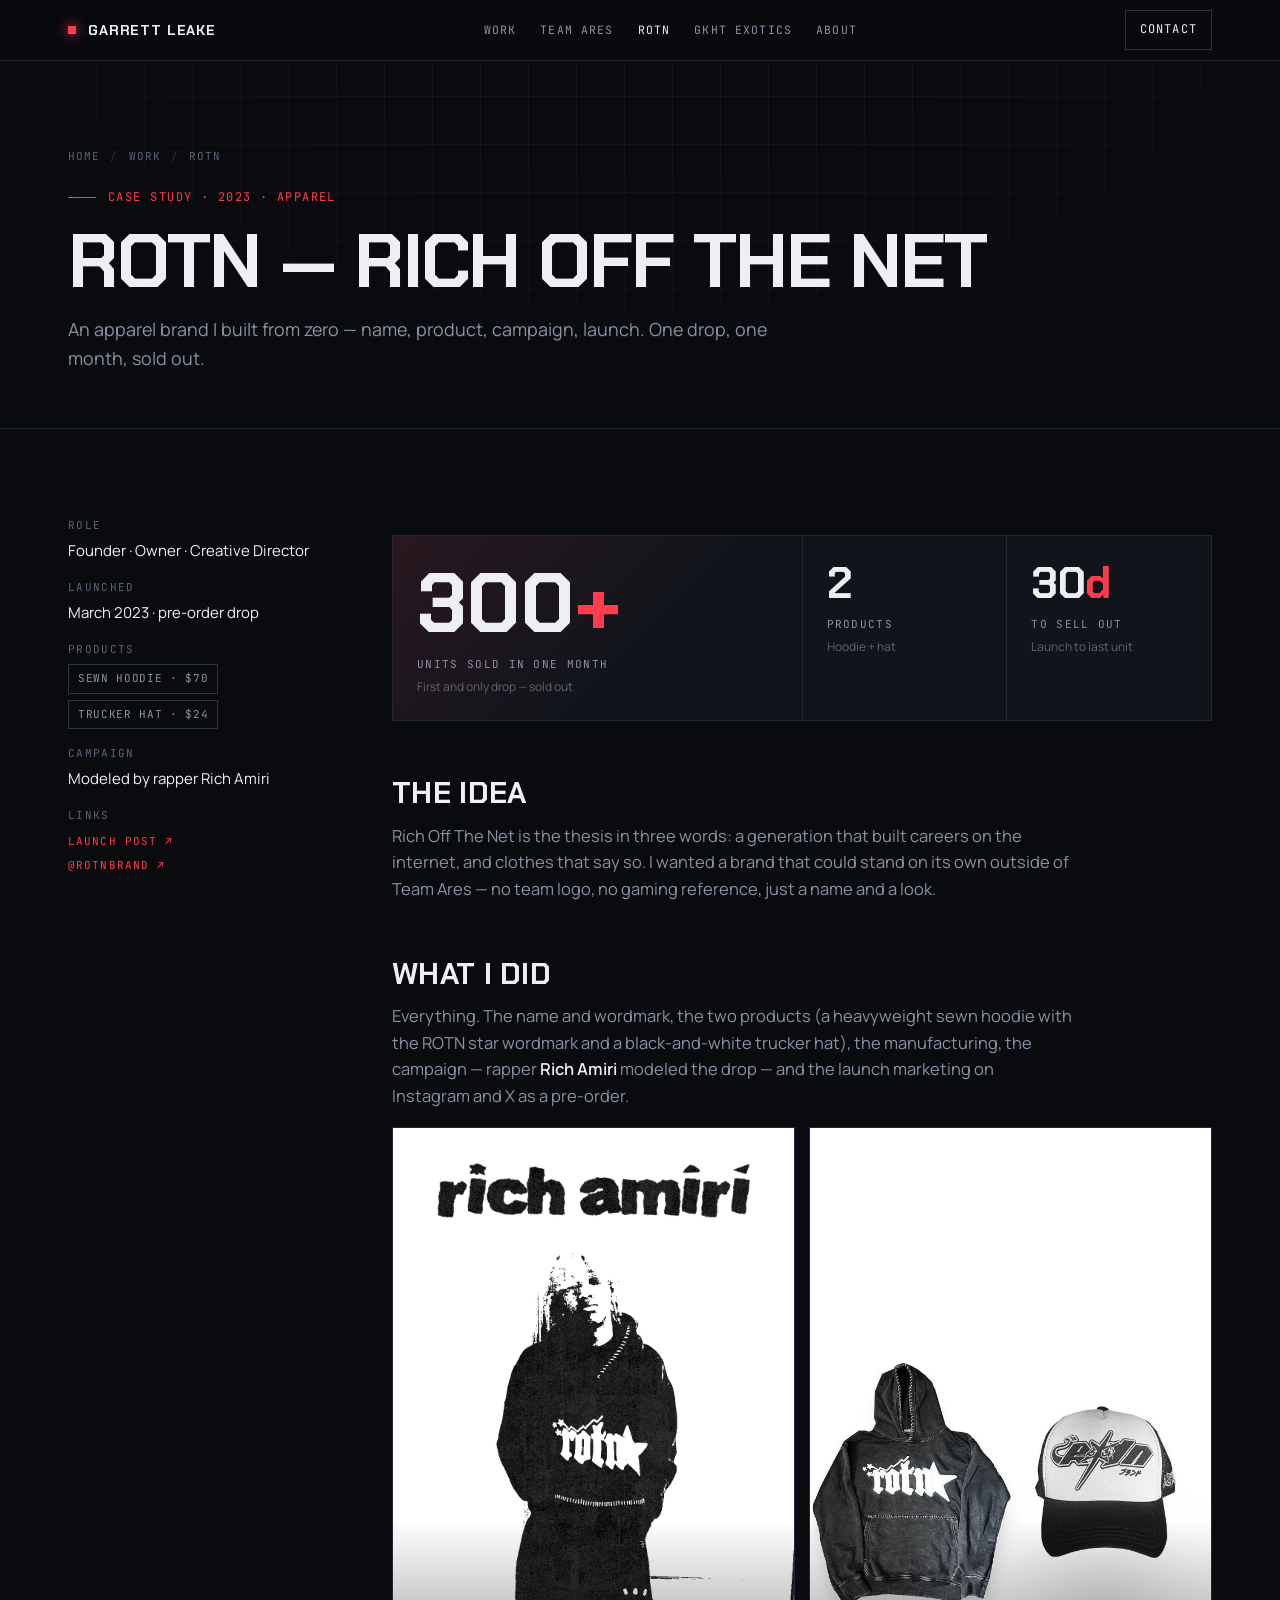
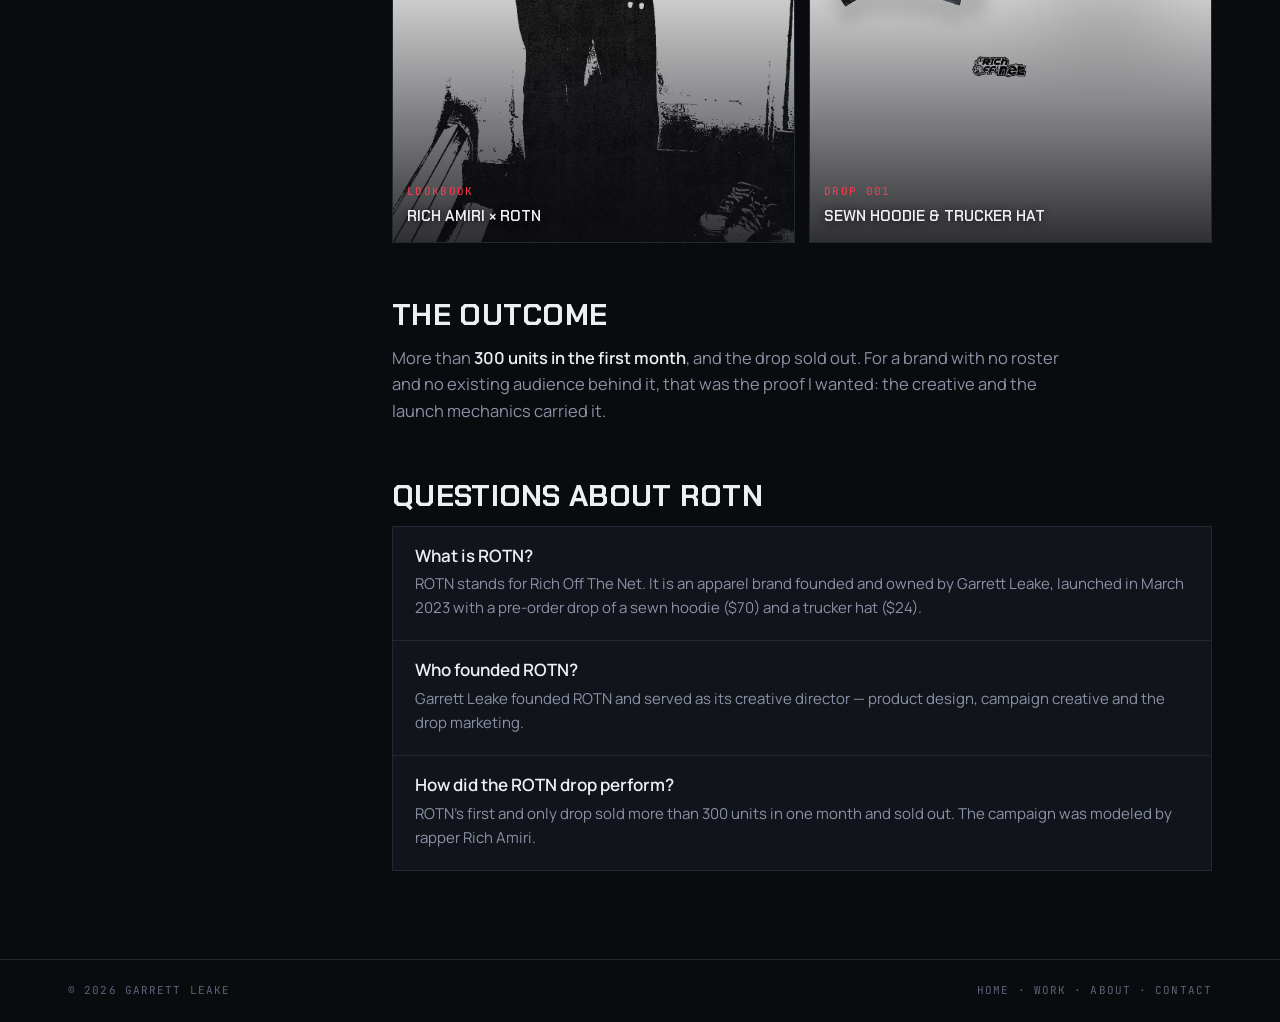
<file: work/rotn/index.html>
<!DOCTYPE html>
<html lang="en">
<head>
  <meta charset="UTF-8">
  <meta name="viewport" content="width=device-width, initial-scale=1.0, viewport-fit=cover">
  <title>ROTN (Rich Off The Net) — Apparel Brand | Garrett Leake</title>
  <meta name="description" content="ROTN (Rich Off The Net) is the apparel brand Garrett Leake founded and creative-directed. One drop in March 2023, modeled by Rich Amiri — 300+ units, sold out.">
  <link rel="canonical" href="https://garrettleake.com/work/rotn/">
  <meta name="theme-color" content="#0A0B0F">
  <meta name="color-scheme" content="dark">

  <link rel="icon" href="../../favicon.ico" sizes="any">
  <link rel="icon" href="../../favicon-32x32.png" type="image/png" sizes="32x32">
  <link rel="icon" href="../../favicon-16x16.png" type="image/png" sizes="16x16">
  <link rel="apple-touch-icon" href="../../apple-touch-icon.png" sizes="180x180">
  <link rel="manifest" href="../../site.webmanifest">

  <meta property="og:title" content="ROTN (Rich Off The Net) — Apparel Brand | Garrett Leake">
  <meta property="og:description" content="ROTN (Rich Off The Net) is the apparel brand Garrett Leake founded and creative-directed. One drop in March 2023, modeled by Rich Amiri — 300+ units, sold out.">
  <meta property="og:type" content="website">
  <meta property="og:url" content="https://garrettleake.com/work/rotn/">
  <meta property="og:image" content="https://garrettleake.com/og-image.png">
  <meta property="og:image:width" content="1200">
  <meta property="og:image:height" content="630">
  <meta property="og:image:alt" content="Garrett Leake — Brand & Creative Director">
  <meta property="og:site_name" content="Garrett Leake">
  <meta name="twitter:card" content="summary_large_image">
  <meta name="twitter:image" content="https://garrettleake.com/og-image.png">
  <meta name="twitter:site" content="@aresgarrett">

  <link rel="preconnect" href="https://fonts.googleapis.com">
  <link rel="preconnect" href="https://fonts.gstatic.com" crossorigin>
  <link rel="stylesheet" href="https://fonts.googleapis.com/css2?family=Chakra+Petch:wght@500;600;700&family=Manrope:wght@400;500;600;700&family=JetBrains+Mono:wght@400;500&display=swap">
  <link rel="stylesheet" href="../../styles.css?v=02da91d3">
  <script type="application/ld+json">{"@context": "https://schema.org", "@type": "Brand", "@id": "https://garrettleake.com/work/rotn/#brand", "name": "ROTN", "alternateName": "Rich Off The Net", "description": "Apparel brand founded by Garrett Leake; one sold-out drop in March 2023.", "sameAs": ["https://www.instagram.com/rotnbrand/", "https://x.com/rotnbrand"]}</script>
  <script type="application/ld+json">{"@context": "https://schema.org", "@type": "CreativeWork", "name": "ROTN — Rich Off The Net", "url": "https://garrettleake.com/work/rotn/", "about": {"@id": "https://garrettleake.com/work/rotn/#brand"}, "creator": {"@id": "https://garrettleake.com/#person"}, "dateCreated": "2023-03", "image": ["https://garrettleake.com/img/rotn-drop.jpg", "https://garrettleake.com/img/rotn-rich-amiri-poster.jpg"], "keywords": ["apparel brand", "streetwear", "merch drop", "creative direction", "ROTN", "Rich Amiri"]}</script>
  <script type="application/ld+json">{"@context": "https://schema.org", "@type": "FAQPage", "mainEntity": [{"@type": "Question", "name": "What is ROTN?", "acceptedAnswer": {"@type": "Answer", "text": "ROTN stands for Rich Off The Net. It is an apparel brand founded and owned by Garrett Leake, launched in March 2023 with a pre-order drop of a sewn hoodie ($70) and a trucker hat ($24)."}}, {"@type": "Question", "name": "Who founded ROTN?", "acceptedAnswer": {"@type": "Answer", "text": "Garrett Leake founded ROTN and served as its creative director — product design, campaign creative and the drop marketing."}}, {"@type": "Question", "name": "How did the ROTN drop perform?", "acceptedAnswer": {"@type": "Answer", "text": "ROTN's first and only drop sold more than 300 units in one month and sold out. The campaign was modeled by rapper Rich Amiri."}}]}</script>
  <script type="application/ld+json">{"@context": "https://schema.org", "@type": "BreadcrumbList", "itemListElement": [{"@type": "ListItem", "position": 1, "name": "Home", "item": "https://garrettleake.com/"}, {"@type": "ListItem", "position": 2, "name": "Work", "item": "https://garrettleake.com/work/"}, {"@type": "ListItem", "position": 3, "name": "ROTN", "item": "https://garrettleake.com/work/rotn/"}]}</script>
  </head>
<body>
<nav class="nav" aria-label="Primary">
  <div class="wrap">
    <a class="brand" href="../../"><span class="dot"></span>Garrett Leake</a>
    <div class="nav-links">
      <a href="../../work/">Work</a>
      <a href="../../work/team-ares/">Team Ares</a>
      <a href="../../work/rotn/" class="current">ROTN</a>
      <a href="../../work/gkht-exotics/">GKHT Exotics</a>
      <a href="../../about/">About</a>
    </div>
    <div class="nav-right">
      <a class="nav-cta" href="../../contact/">Contact</a>
      <button class="nav-toggle" type="button" aria-label="Open menu" aria-expanded="false" aria-controls="site-menu"><span></span><span></span><span></span></button>
    </div>
  </div>
  <div class="nav-menu" id="site-menu">
    <div class="inner">
      <div class="grp">
        <div class="grp-h">Case studies</div>
        <a href="../../work/team-ares/">Team Ares <small>2020 – 2023</small></a>
        <a href="../../work/claim-the-throne/">Claim the Throne <small>Campaign</small></a>
        <a href="../../work/rotn/" class="current">ROTN <small>Apparel</small></a>
        <a href="../../work/gkht-exotics/">GKHT Exotics <small>Now</small></a>
      </div>
      <div class="grp">
        <div class="grp-h">Site</div>
        <a href="../../">Home</a>
        <a href="../../work/">All work</a>
        <a href="../../about/">About</a>
        <a href="../../contact/">Contact</a>
      </div>
    </div>
  </div>
</nav>
<header class="page-hero">
  <div class="wrap">
    <nav class="crumbs" aria-label="Breadcrumb"><a href="../../">Home</a> <span class="sep">/</span> <a href="../">Work</a> <span class="sep">/</span> <span aria-current="page">ROTN</span></nav>
    <p class="eyebrow">Case study · 2023 · Apparel</p>
    <h1>ROTN — Rich Off The Net</h1>
    <p class="intro">An apparel brand I built from zero — name, product, campaign, launch. One drop, one month, sold out.</p>
  </div>
</header>
<main class="page-body">
  <div class="wrap">

<div class="dossier">
  <aside class="rail">
    <dl>
      <div><dt>Role</dt><dd>Founder · Owner · Creative Director</dd></div>
      <div><dt>Launched</dt><dd>March 2023 · pre-order drop</dd></div>
      <div><dt>Products</dt><dd class="tags"><span class="tag">Sewn hoodie · $70</span><span class="tag">Trucker hat · $24</span></dd></div>
      <div><dt>Campaign</dt><dd>Modeled by rapper Rich Amiri</dd></div>
      <div><dt>Links</dt><dd><a class="xlink" href="https://www.instagram.com/p/CqCB9Xypcv-/" target="_blank" rel="noopener">Launch post ↗</a><br><a class="xlink" href="https://x.com/rotnbrand" target="_blank" rel="noopener">@rotnbrand ↗</a></dd></div>
    </dl>
  </aside>
  <div class="prose">
    <div class="stats" aria-label="ROTN by the numbers">
      <div class="stat hero-stat"><div class="num">300<em>+</em></div><div class="lab">Units sold in one month</div><div class="src">First and only drop — sold out</div></div>
      <div class="stat"><div class="num">2</div><div class="lab">Products</div><div class="src">Hoodie + hat</div></div>
      <div class="stat"><div class="num">30<em>d</em></div><div class="lab">To sell out</div><div class="src">Launch to last unit</div></div>
    </div>

    <h2>The idea</h2>
    <p>Rich Off The Net is the thesis in three words: a generation that built careers on the internet, and clothes that say so. I wanted a brand that could stand on its own outside of Team Ares — no team logo, no gaming reference, just a name and a look.</p>

    <h2>What I did</h2>
    <p>Everything. The name and wordmark, the two products (a heavyweight sewn hoodie with the ROTN star wordmark and a black-and-white trucker hat), the manufacturing, the campaign — rapper <strong>Rich Amiri</strong> modeled the drop — and the launch marketing on Instagram and X as a pre-order.</p>
    <div class="work pair">
      <div class="tile poster"><img src="../../img/rotn-rich-amiri-poster.jpg" alt="Rapper Rich Amiri in the ROTN sewn hoodie, edited black-and-white campaign poster for drop 001" width="1080" height="1920" loading="lazy" data-lb="Rich Amiri in the ROTN hoodie · campaign"><span class="k">Lookbook</span><span class="t">Rich Amiri × ROTN</span></div>
      <div class="tile contain fill-row"><img src="../../img/rotn-drop.jpg" alt="ROTN drop 001 — black sewn hoodie with the rotn star wordmark and a black-and-white trucker hat" width="709" height="745" loading="lazy" data-lb="ROTN · drop 001"><span class="k">Drop 001</span><span class="t">Sewn hoodie &amp; trucker hat</span></div>
    </div>

    <h2>The outcome</h2>
    <p>More than <strong>300 units in the first month</strong>, and the drop sold out. For a brand with no roster and no existing audience behind it, that was the proof I wanted: the creative and the launch mechanics carried it.</p>

    <h2>Questions about ROTN</h2>
    <div class="faq">
<div class="faq-item"><h3>What is ROTN?</h3><p>ROTN stands for Rich Off The Net. It is an apparel brand founded and owned by Garrett Leake, launched in March 2023 with a pre-order drop of a sewn hoodie ($70) and a trucker hat ($24).</p></div>
<div class="faq-item"><h3>Who founded ROTN?</h3><p>Garrett Leake founded ROTN and served as its creative director — product design, campaign creative and the drop marketing.</p></div>
<div class="faq-item"><h3>How did the ROTN drop perform?</h3><p>ROTN's first and only drop sold more than 300 units in one month and sold out. The campaign was modeled by rapper Rich Amiri.</p></div>
</div>
  </div>
</div>

  </div>
</main>
<footer>
  <div class="wrap">
    <span>© <span class="js-year">2026</span> Garrett Leake</span>
    <span><a href="../../">Home</a> · <a href="../../work/">Work</a> · <a href="../../about/">About</a> · <a href="../../contact/">Contact</a></span>
  </div>
</footer>
<script>
(function(){
  var lb=null;
  function openLB(src,cap){closeLB();lb=document.createElement('div');lb.className='lb';lb.setAttribute('role','dialog');lb.setAttribute('aria-label',cap||'Image');
    var im=new Image();im.src=src;im.alt=cap||'';var c=document.createElement('div');c.className='cap';c.textContent=cap||'';
    var x=document.createElement('button');x.className='x';x.textContent='CLOSE  ✕';x.type='button';lb.appendChild(im);lb.appendChild(c);lb.appendChild(x);
    lb.addEventListener('click',closeLB);document.body.appendChild(lb);document.body.style.overflow='hidden';x.focus();}
  function closeLB(){if(lb){lb.remove();lb=null;document.body.style.overflow='';}}
  document.addEventListener('click',function(e){var img=e.target.closest('img[data-lb]');if(img){e.preventDefault();openLB(img.currentSrc||img.src,img.getAttribute('data-lb'));}});
  document.addEventListener('keydown',function(e){if(e.key==='Escape')closeLB();});
  document.querySelectorAll('img[data-lb]').forEach(function(i){i.setAttribute('tabindex','0');i.setAttribute('role','button');
    i.addEventListener('keydown',function(e){if(e.key==='Enter'||e.key===' '){e.preventDefault();openLB(i.currentSrc||i.src,i.getAttribute('data-lb'));}});});
})();
</script>

<script>
(function(){
  var nav=document.querySelector('.nav'),btn=nav&&nav.querySelector('.nav-toggle'),menu=nav&&nav.querySelector('.nav-menu');
  if(!btn||!menu)return;
  function set(open){nav.classList.toggle('menu-open',open);btn.setAttribute('aria-expanded',open?'true':'false');btn.setAttribute('aria-label',open?'Close menu':'Open menu');}
  btn.addEventListener('click',function(){set(!nav.classList.contains('menu-open'));});
  menu.addEventListener('click',function(e){if(e.target.closest('a'))set(false);});
  document.addEventListener('keydown',function(e){if(e.key==='Escape')set(false);});
  document.addEventListener('click',function(e){if(nav.classList.contains('menu-open')&&!nav.contains(e.target))set(false);});
})();
</script>
<script>
(function(){var y=String(new Date().getFullYear());document.querySelectorAll('.js-year').forEach(function(el){if(el.textContent.trim()!==y)el.textContent=y;});})();
</script>
</body>
</html>
</file>
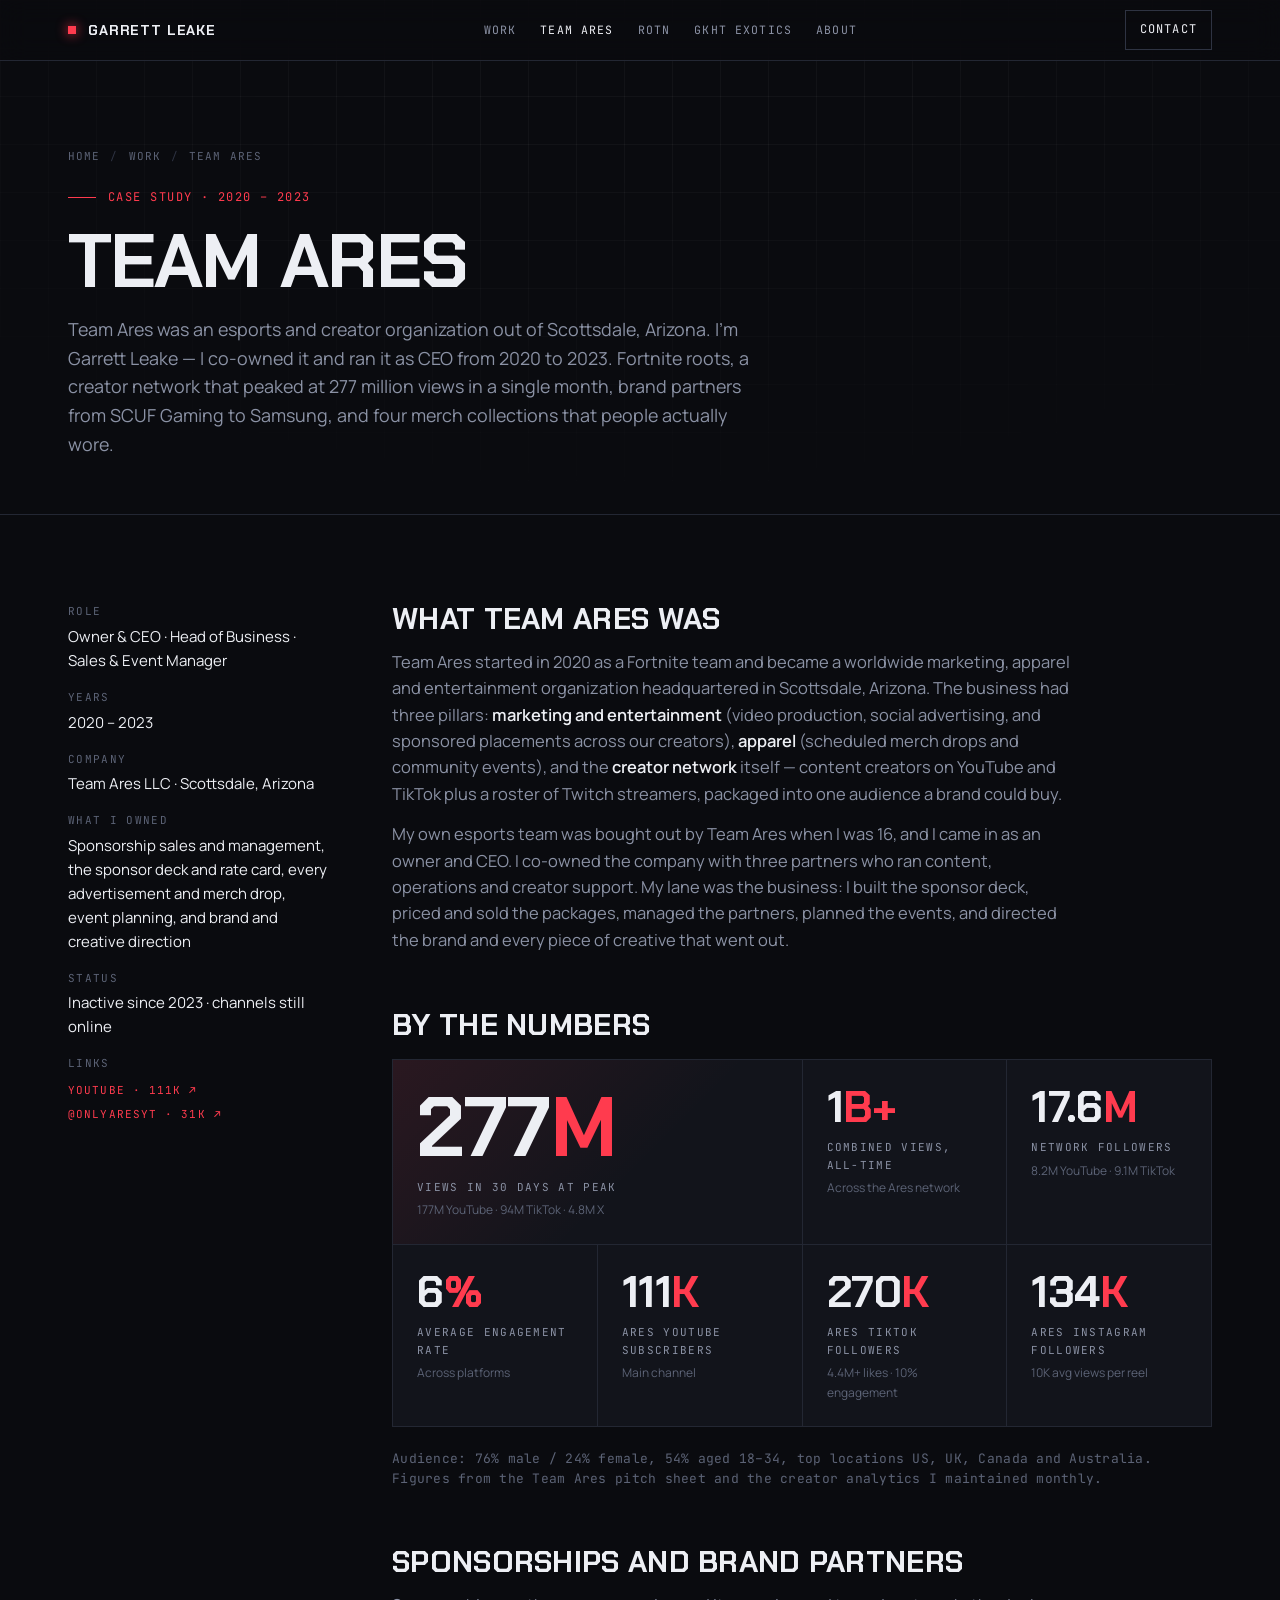
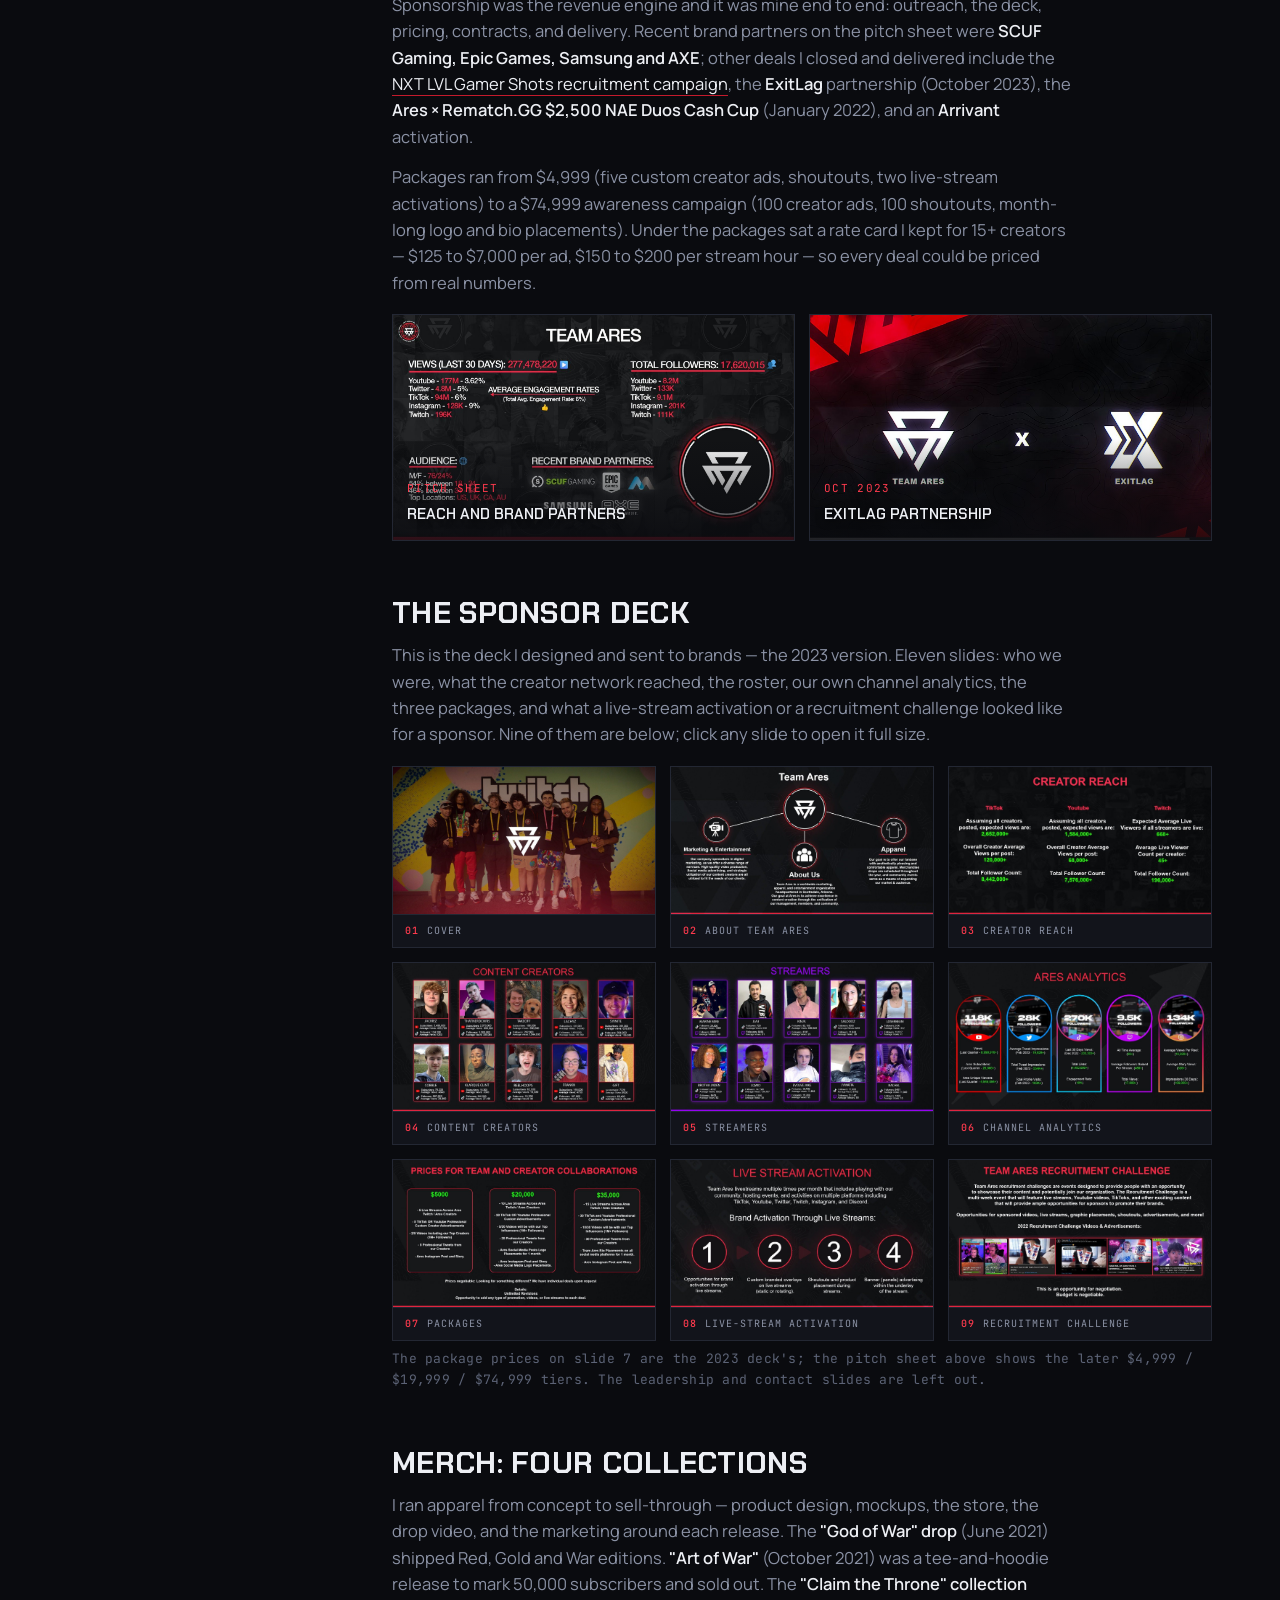
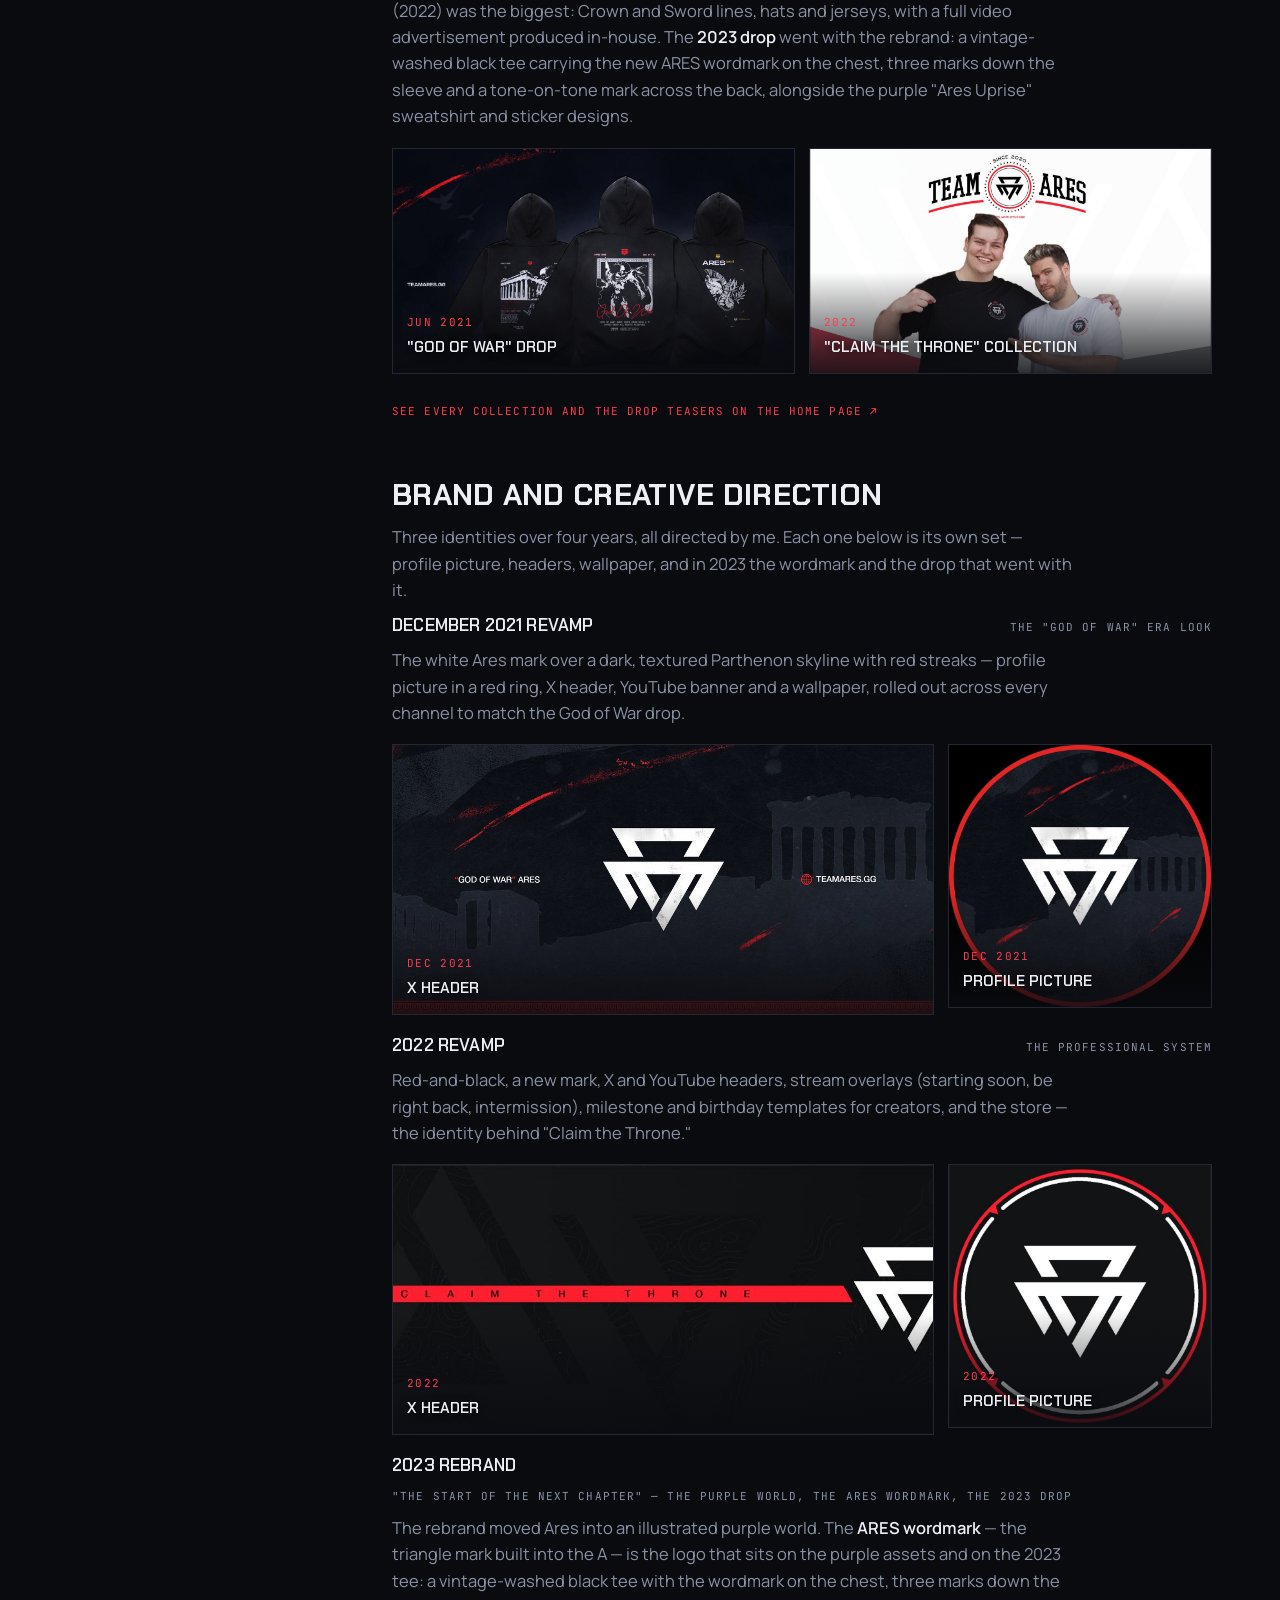
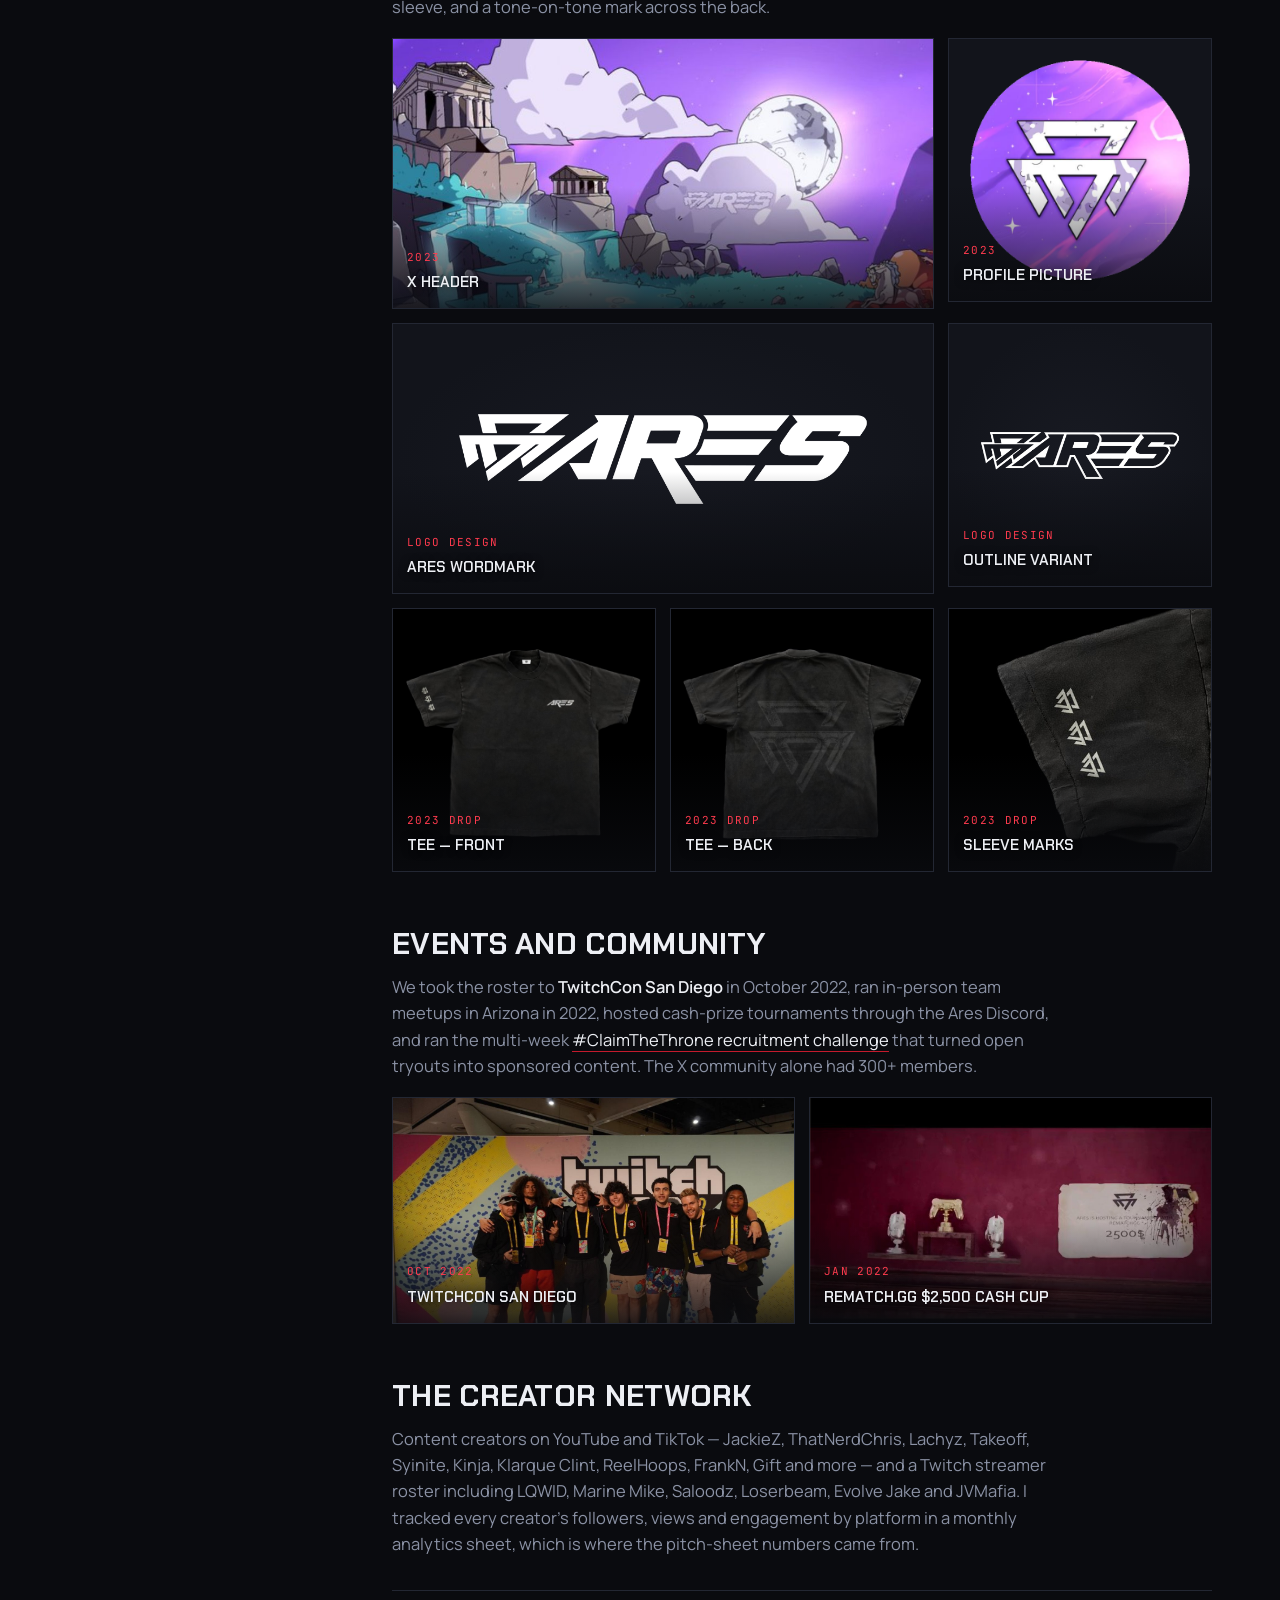
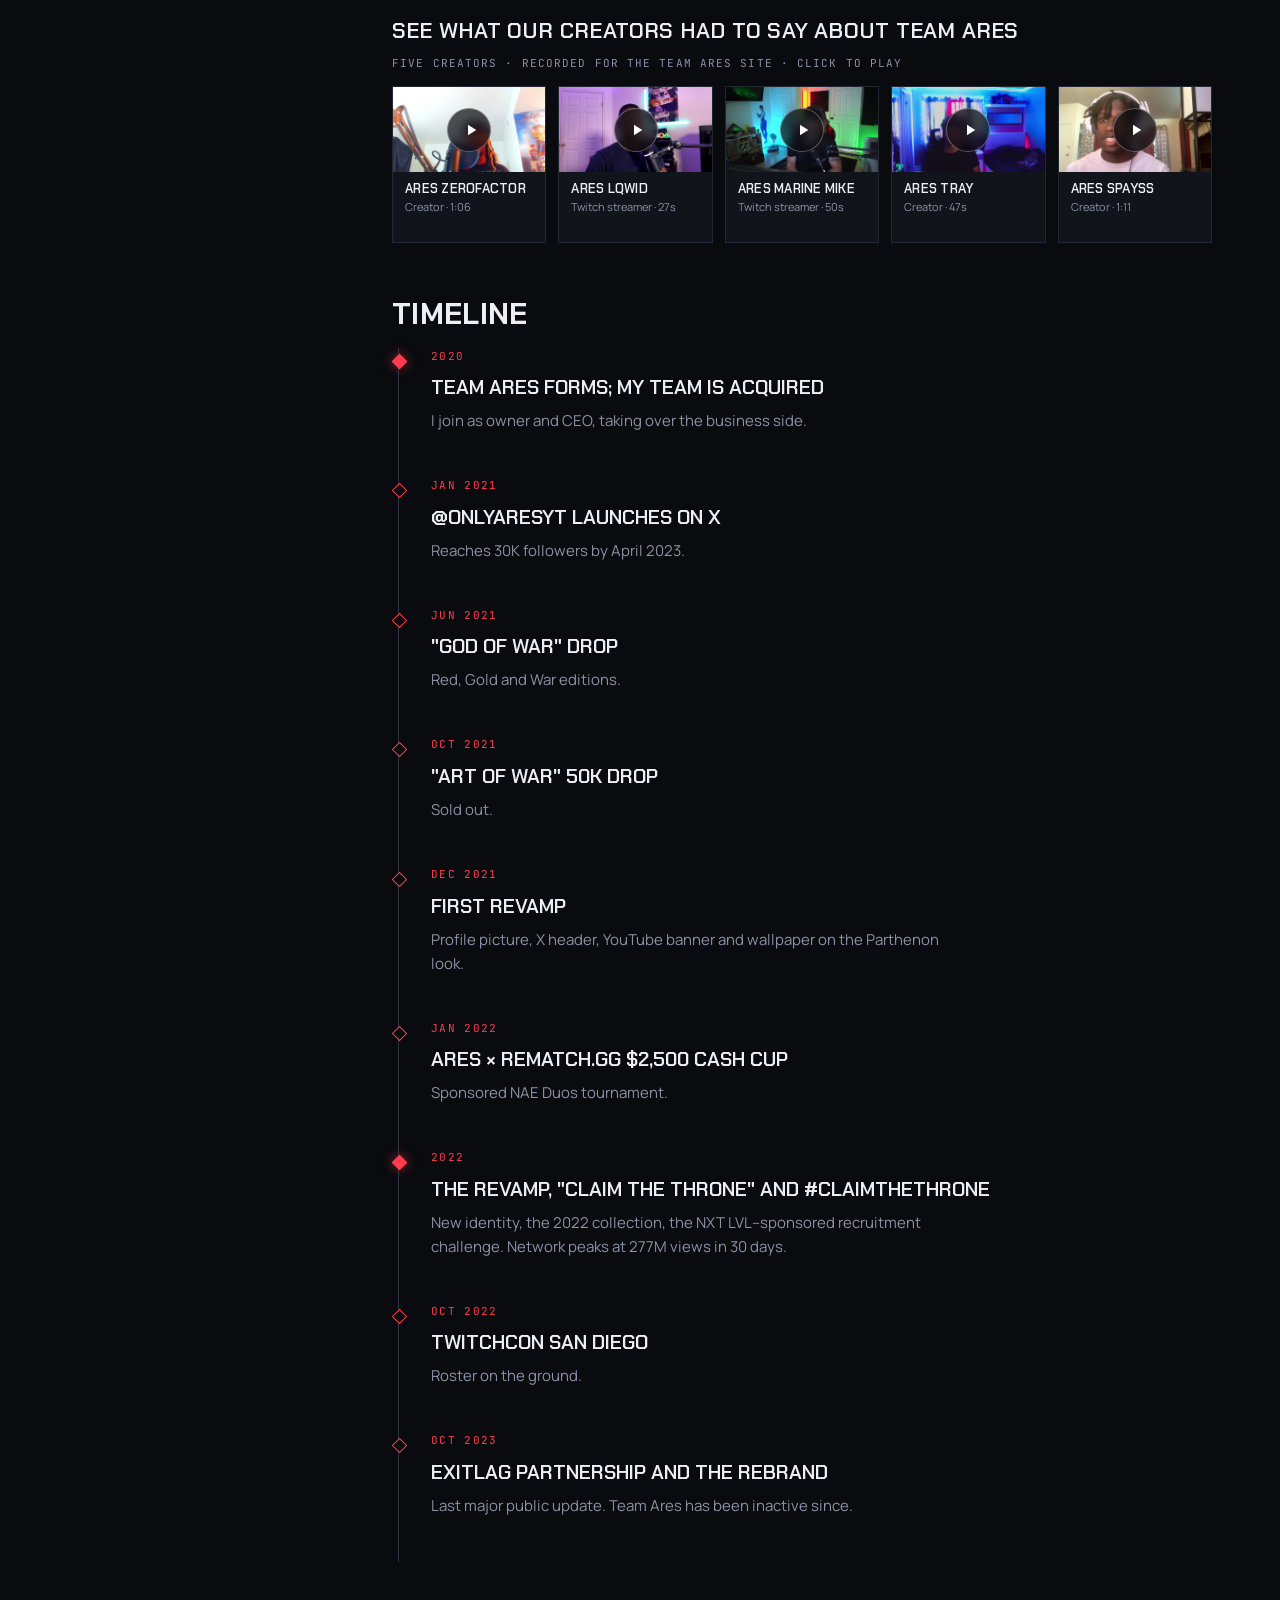
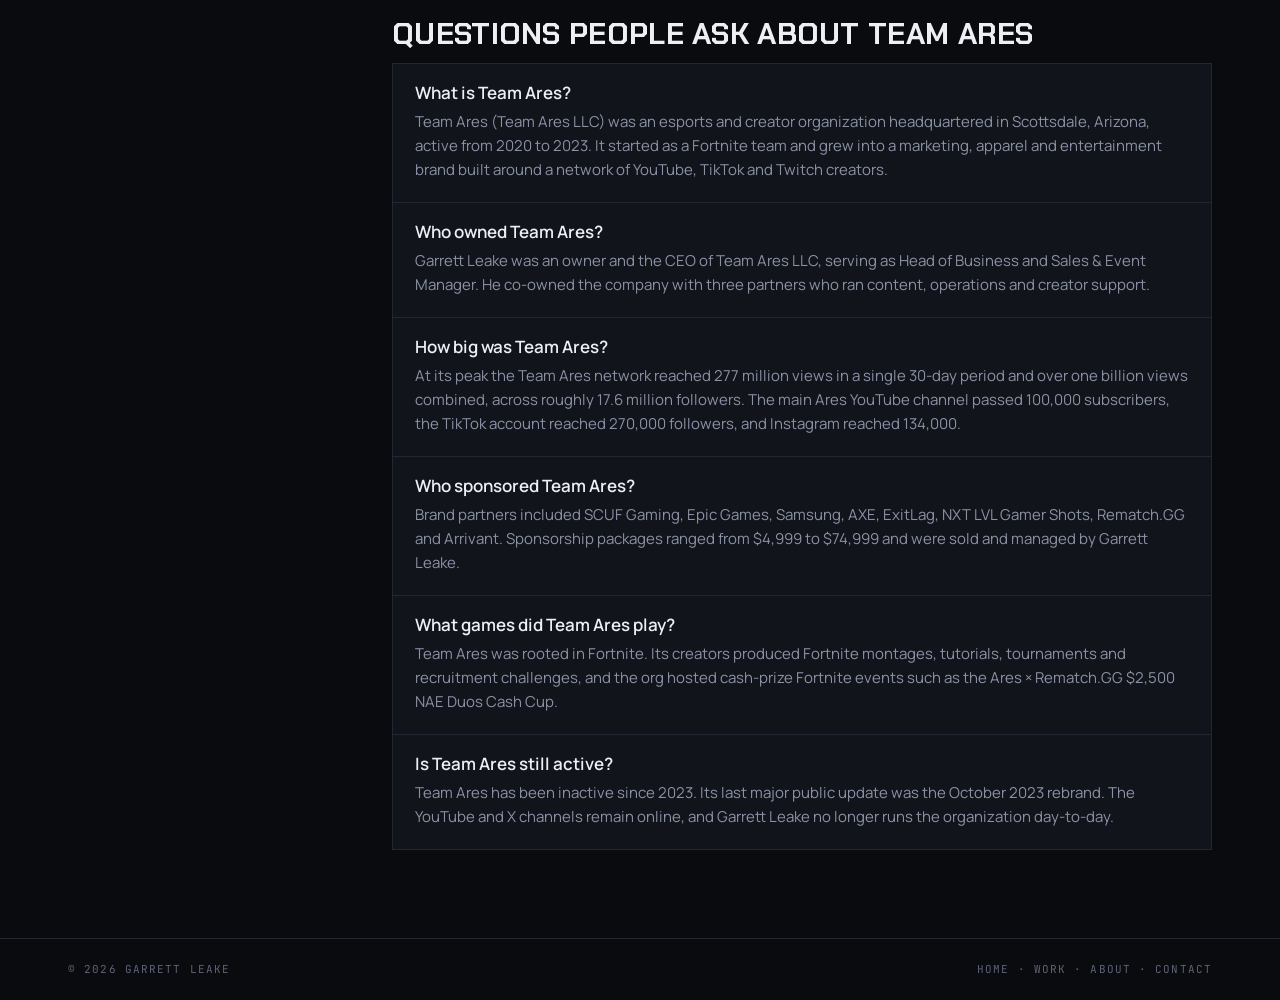
<file: work/team-ares/index.html>
<!DOCTYPE html>
<html lang="en">
<head>
  <meta charset="UTF-8">
  <meta name="viewport" content="width=device-width, initial-scale=1.0, viewport-fit=cover">
  <title>Team Ares — Esports & Creator Org | Garrett Leake</title>
  <meta name="description" content="Team Ares was a Scottsdale, AZ esports and creator org (2020–2023). Owner and CEO Garrett Leake on its sponsors, merch drops, brand and 277M-view months.">
  <link rel="canonical" href="https://garrettleake.com/work/team-ares/">
  <meta name="theme-color" content="#0A0B0F">
  <meta name="color-scheme" content="dark">

  <link rel="icon" href="../../favicon.ico" sizes="any">
  <link rel="icon" href="../../favicon-32x32.png" type="image/png" sizes="32x32">
  <link rel="icon" href="../../favicon-16x16.png" type="image/png" sizes="16x16">
  <link rel="apple-touch-icon" href="../../apple-touch-icon.png" sizes="180x180">
  <link rel="manifest" href="../../site.webmanifest">

  <meta property="og:title" content="Team Ares — Esports & Creator Org | Garrett Leake">
  <meta property="og:description" content="Team Ares was a Scottsdale, AZ esports and creator org (2020–2023). Owner and CEO Garrett Leake on its sponsors, merch drops, brand and 277M-view months.">
  <meta property="og:type" content="website">
  <meta property="og:url" content="https://garrettleake.com/work/team-ares/">
  <meta property="og:image" content="https://garrettleake.com/og-image.png">
  <meta property="og:image:width" content="1200">
  <meta property="og:image:height" content="630">
  <meta property="og:image:alt" content="Garrett Leake — Brand & Creative Director">
  <meta property="og:site_name" content="Garrett Leake">
  <meta name="twitter:card" content="summary_large_image">
  <meta name="twitter:image" content="https://garrettleake.com/og-image.png">
  <meta name="twitter:site" content="@aresgarrett">

  <link rel="preconnect" href="https://fonts.googleapis.com">
  <link rel="preconnect" href="https://fonts.gstatic.com" crossorigin>
  <link rel="stylesheet" href="https://fonts.googleapis.com/css2?family=Chakra+Petch:wght@500;600;700&family=Manrope:wght@400;500;600;700&family=JetBrains+Mono:wght@400;500&display=swap">
  <link rel="stylesheet" href="../../styles.css?v=02da91d3">
  <script type="application/ld+json">{"@context": "https://schema.org", "@type": "Organization", "@id": "https://garrettleake.com/work/team-ares/#org", "name": "Team Ares", "alternateName": "Team Ares LLC", "description": "Esports and creator organization headquartered in Scottsdale, Arizona, active 2020–2023. Fortnite team, creator network, apparel and sponsorship marketing.", "foundingDate": "2020", "dissolutionDate": "2023", "location": {"@type": "Place", "address": {"@type": "PostalAddress", "addressLocality": "Scottsdale", "addressRegion": "AZ", "addressCountry": "US"}}, "founder": {"@id": "https://garrettleake.com/#person"}, "member": {"@type": "OrganizationRole", "member": {"@id": "https://garrettleake.com/#person"}, "roleName": "Owner & CEO", "startDate": "2020", "endDate": "2023"}, "sameAs": ["https://www.youtube.com/@TeamAresGGs", "https://x.com/OnlyAresYT"]}</script>
  <script type="application/ld+json">{"@context": "https://schema.org", "@type": "CreativeWork", "name": "Team Ares — case study", "url": "https://garrettleake.com/work/team-ares/", "about": {"@id": "https://garrettleake.com/work/team-ares/#org"}, "creator": {"@id": "https://garrettleake.com/#person"}, "dateCreated": "2020", "image": "https://garrettleake.com/img/pitch-sheet-2.jpg", "keywords": ["Team Ares", "esports organization", "creator network", "sponsorship management", "merch drops", "brand direction", "Fortnite", "Scottsdale Arizona"]}</script>
  <script type="application/ld+json">{"@context": "https://schema.org", "@type": "FAQPage", "mainEntity": [{"@type": "Question", "name": "What is Team Ares?", "acceptedAnswer": {"@type": "Answer", "text": "Team Ares (Team Ares LLC) was an esports and creator organization headquartered in Scottsdale, Arizona, active from 2020 to 2023. It started as a Fortnite team and grew into a marketing, apparel and entertainment brand built around a network of YouTube, TikTok and Twitch creators."}}, {"@type": "Question", "name": "Who owned Team Ares?", "acceptedAnswer": {"@type": "Answer", "text": "Garrett Leake was an owner and the CEO of Team Ares LLC, serving as Head of Business and Sales &amp; Event Manager. He co-owned the company with three partners who ran content, operations and creator support."}}, {"@type": "Question", "name": "How big was Team Ares?", "acceptedAnswer": {"@type": "Answer", "text": "At its peak the Team Ares network reached 277 million views in a single 30-day period and over one billion views combined, across roughly 17.6 million followers. The main Ares YouTube channel passed 100,000 subscribers, the TikTok account reached 270,000 followers, and Instagram reached 134,000."}}, {"@type": "Question", "name": "Who sponsored Team Ares?", "acceptedAnswer": {"@type": "Answer", "text": "Brand partners included SCUF Gaming, Epic Games, Samsung, AXE, ExitLag, NXT LVL Gamer Shots, Rematch.GG and Arrivant. Sponsorship packages ranged from $4,999 to $74,999 and were sold and managed by Garrett Leake."}}, {"@type": "Question", "name": "What games did Team Ares play?", "acceptedAnswer": {"@type": "Answer", "text": "Team Ares was rooted in Fortnite. Its creators produced Fortnite montages, tutorials, tournaments and recruitment challenges, and the org hosted cash-prize Fortnite events such as the Ares × Rematch.GG $2,500 NAE Duos Cash Cup."}}, {"@type": "Question", "name": "Is Team Ares still active?", "acceptedAnswer": {"@type": "Answer", "text": "Team Ares has been inactive since 2023. Its last major public update was the October 2023 rebrand. The YouTube and X channels remain online, and Garrett Leake no longer runs the organization day-to-day."}}]}</script>
  <script type="application/ld+json">{"@context": "https://schema.org", "@type": "BreadcrumbList", "itemListElement": [{"@type": "ListItem", "position": 1, "name": "Home", "item": "https://garrettleake.com/"}, {"@type": "ListItem", "position": 2, "name": "Work", "item": "https://garrettleake.com/work/"}, {"@type": "ListItem", "position": 3, "name": "Team Ares", "item": "https://garrettleake.com/work/team-ares/"}]}</script>
  </head>
<body>
<nav class="nav" aria-label="Primary">
  <div class="wrap">
    <a class="brand" href="../../"><span class="dot"></span>Garrett Leake</a>
    <div class="nav-links">
      <a href="../../work/">Work</a>
      <a href="../../work/team-ares/" class="current">Team Ares</a>
      <a href="../../work/rotn/">ROTN</a>
      <a href="../../work/gkht-exotics/">GKHT Exotics</a>
      <a href="../../about/">About</a>
    </div>
    <div class="nav-right">
      <a class="nav-cta" href="../../contact/">Contact</a>
      <button class="nav-toggle" type="button" aria-label="Open menu" aria-expanded="false" aria-controls="site-menu"><span></span><span></span><span></span></button>
    </div>
  </div>
  <div class="nav-menu" id="site-menu">
    <div class="inner">
      <div class="grp">
        <div class="grp-h">Case studies</div>
        <a href="../../work/team-ares/" class="current">Team Ares <small>2020 – 2023</small></a>
        <a href="../../work/claim-the-throne/">Claim the Throne <small>Campaign</small></a>
        <a href="../../work/rotn/">ROTN <small>Apparel</small></a>
        <a href="../../work/gkht-exotics/">GKHT Exotics <small>Now</small></a>
      </div>
      <div class="grp">
        <div class="grp-h">Site</div>
        <a href="../../">Home</a>
        <a href="../../work/">All work</a>
        <a href="../../about/">About</a>
        <a href="../../contact/">Contact</a>
      </div>
    </div>
  </div>
</nav>
<header class="page-hero">
  <div class="wrap">
    <nav class="crumbs" aria-label="Breadcrumb"><a href="../../">Home</a> <span class="sep">/</span> <a href="../">Work</a> <span class="sep">/</span> <span aria-current="page">Team Ares</span></nav>
    <p class="eyebrow">Case study · 2020 – 2023</p>
    <h1>Team Ares</h1>
    <p class="intro">Team Ares was an esports and creator organization out of Scottsdale, Arizona. I'm Garrett Leake — I co-owned it and ran it as CEO from 2020 to 2023. Fortnite roots, a creator network that peaked at 277 million views in a single month, brand partners from SCUF Gaming to Samsung, and four merch collections that people actually wore.</p>
  </div>
</header>
<main class="page-body">
  <div class="wrap">

<div class="dossier">
  <aside class="rail">
    <dl>
      <div><dt>Role</dt><dd>Owner &amp; CEO · Head of Business · Sales &amp; Event Manager</dd></div>
      <div><dt>Years</dt><dd>2020 – 2023</dd></div>
      <div><dt>Company</dt><dd>Team Ares LLC · Scottsdale, Arizona</dd></div>
      <div><dt>What I owned</dt><dd>Sponsorship sales and management, the sponsor deck and rate card, every advertisement and merch drop, event planning, and brand and creative direction</dd></div>
      <div><dt>Status</dt><dd>Inactive since 2023 · channels still online</dd></div>
      <div><dt>Links</dt><dd><a class="xlink" href="https://www.youtube.com/@TeamAresGGs" target="_blank" rel="noopener">YouTube · 111K ↗</a><br><a class="xlink" href="https://x.com/OnlyAresYT" target="_blank" rel="noopener">@OnlyAresYT · 31K ↗</a></dd></div>
    </dl>
  </aside>
  <div class="prose">
    <h2>What Team Ares was</h2>
    <p>Team Ares started in 2020 as a Fortnite team and became a worldwide marketing, apparel and entertainment organization headquartered in Scottsdale, Arizona. The business had three pillars: <strong>marketing and entertainment</strong> (video production, social advertising, and sponsored placements across our creators), <strong>apparel</strong> (scheduled merch drops and community events), and the <strong>creator network</strong> itself — content creators on YouTube and TikTok plus a roster of Twitch streamers, packaged into one audience a brand could buy.</p>
    <p>My own esports team was bought out by Team Ares when I was 16, and I came in as an owner and CEO. I co-owned the company with three partners who ran content, operations and creator support. My lane was the business: I built the sponsor deck, priced and sold the packages, managed the partners, planned the events, and directed the brand and every piece of creative that went out.</p>

    <h2>By the numbers</h2>
    <div class="stats" aria-label="Team Ares by the numbers">
      <div class="stat hero-stat"><div class="num">277<em>M</em></div><div class="lab">Views in 30 days at peak</div><div class="src">177M YouTube · 94M TikTok · 4.8M X</div></div>
      <div class="stat"><div class="num">1<em>B+</em></div><div class="lab">Combined views, all-time</div><div class="src">Across the Ares network</div></div>
      <div class="stat"><div class="num">17.6<em>M</em></div><div class="lab">Network followers</div><div class="src">8.2M YouTube · 9.1M TikTok</div></div>
      <div class="stat"><div class="num">6<em>%</em></div><div class="lab">Average engagement rate</div><div class="src">Across platforms</div></div>
      <div class="stat"><div class="num">111<em>K</em></div><div class="lab">Ares YouTube subscribers</div><div class="src">Main channel</div></div>
      <div class="stat"><div class="num">270<em>K</em></div><div class="lab">Ares TikTok followers</div><div class="src">4.4M+ likes · 10% engagement</div></div>
      <div class="stat"><div class="num">134<em>K</em></div><div class="lab">Ares Instagram followers</div><div class="src">10K avg views per reel</div></div>
    </div>
    <p class="fine">Audience: 76% male / 24% female, 54% aged 18–34, top locations US, UK, Canada and Australia. Figures from the Team Ares pitch sheet and the creator analytics I maintained monthly.</p>

    <h2>Sponsorships and brand partners</h2>
    <p>Sponsorship was the revenue engine and it was mine end to end: outreach, the deck, pricing, contracts, and delivery. Recent brand partners on the pitch sheet were <strong>SCUF Gaming, Epic Games, Samsung and AXE</strong>; other deals I closed and delivered include the <a href="../claim-the-throne/">NXT LVL Gamer Shots recruitment campaign</a>, the <strong>ExitLag</strong> partnership (October 2023), the <strong>Ares × Rematch.GG $2,500 NAE Duos Cash Cup</strong> (January 2022), and an <strong>Arrivant</strong> activation.</p>
    <p>Packages ran from $4,999 (five custom creator ads, shoutouts, two live-stream activations) to a $74,999 awareness campaign (100 creator ads, 100 shoutouts, month-long logo and bio placements). Under the packages sat a rate card I kept for 15+ creators — $125 to $7,000 per ad, $150 to $200 per stream hour — so every deal could be priced from real numbers.</p>
    <div class="work">
      <div class="tile w3"><img src="../../img/pitch-sheet-2.jpg" alt="Team Ares pitch sheet showing 277,478,220 views in 30 days, 17,620,015 total followers and brand partners SCUF Gaming, Epic Games, Samsung and AXE" width="1444" height="812" loading="lazy" data-lb="Team Ares pitch sheet — reach"><span class="k">Pitch sheet</span><span class="t">Reach and brand partners</span></div>
      <div class="tile w3"><img src="../../img/exitlag.jpg" alt="Team Ares × ExitLag partnership announcement graphic" width="1455" height="821" loading="lazy" data-lb="ExitLag partnership"><span class="k">Oct 2023</span><span class="t">ExitLag partnership</span></div>
    </div>

    <h2 id="deck">The sponsor deck</h2>
    <p>This is the deck I designed and sent to brands — the 2023 version. Eleven slides: who we were, what the creator network reached, the roster, our own channel analytics, the three packages, and what a live-stream activation or a recruitment challenge looked like for a sponsor. Nine of them are below; click any slide to open it full size.</p>
    <div class="deck">
      <figure><img src="../../img/deck-01-cover.jpg" alt="Team Ares sponsor deck, slide 1 — cover with the roster in front of the Twitch sign at TwitchCon and the Ares mark" width="1444" height="813" loading="lazy" data-lb="Sponsor deck · 1 of 9 — Cover"><figcaption><b>01</b>Cover</figcaption></figure>
      <figure><img src="../../img/deck-02-about.jpg" alt="Team Ares sponsor deck, slide 2 — About Us: marketing and entertainment, apparel, and the organization's mission" width="1444" height="813" loading="lazy" data-lb="Sponsor deck · 2 of 9 — About Team Ares"><figcaption><b>02</b>About Team Ares</figcaption></figure>
      <figure><img src="../../img/deck-03-creator-reach.jpg" alt="Team Ares sponsor deck, slide 3 — Creator Reach: expected views per post on TikTok and YouTube, live viewers on Twitch, and follower totals" width="1444" height="813" loading="lazy" data-lb="Sponsor deck · 3 of 9 — Creator reach"><figcaption><b>03</b>Creator reach</figcaption></figure>
      <figure><img src="../../img/deck-04-content-creators.jpg" alt="Team Ares sponsor deck, slide 4 — Content Creators roster with subscriber and follower counts" width="1444" height="813" loading="lazy" data-lb="Sponsor deck · 4 of 9 — Content creators"><figcaption><b>04</b>Content creators</figcaption></figure>
      <figure><img src="../../img/deck-05-streamers.jpg" alt="Team Ares sponsor deck, slide 5 — Streamers roster with Twitch follower counts" width="1444" height="813" loading="lazy" data-lb="Sponsor deck · 5 of 9 — Streamers"><figcaption><b>05</b>Streamers</figcaption></figure>
      <figure><img src="../../img/deck-06-analytics.jpg" alt="Team Ares sponsor deck, slide 6 — Ares Analytics: 118K YouTube subscribers, 28K X followers, 270K TikTok followers, 9.5K Twitch followers, 134K Instagram followers" width="1444" height="813" loading="lazy" data-lb="Sponsor deck · 6 of 9 — Ares channel analytics"><figcaption><b>06</b>Channel analytics</figcaption></figure>
      <figure><img src="../../img/deck-07-packages.jpg" alt="Team Ares sponsor deck, slide 7 — Prices for team and creator collaborations: $5,000, $20,000 and $35,000 packages" width="1444" height="813" loading="lazy" data-lb="Sponsor deck · 7 of 9 — Packages"><figcaption><b>07</b>Packages</figcaption></figure>
      <figure><img src="../../img/deck-08-live-stream-activation.jpg" alt="Team Ares sponsor deck, slide 8 — Live Stream Activation: four ways a brand is activated through live streams" width="1444" height="813" loading="lazy" data-lb="Sponsor deck · 8 of 9 — Live-stream activation"><figcaption><b>08</b>Live-stream activation</figcaption></figure>
      <figure><img src="../../img/deck-09-recruitment-challenge.jpg" alt="Team Ares sponsor deck, slide 9 — Team Ares Recruitment Challenge with the 2022 challenge videos and advertisements" width="1444" height="813" loading="lazy" data-lb="Sponsor deck · 9 of 9 — Recruitment challenge"><figcaption><b>09</b>Recruitment challenge</figcaption></figure>
    </div>
    <p class="fine">The package prices on slide 7 are the 2023 deck's; the pitch sheet above shows the later $4,999 / $19,999 / $74,999 tiers. The leadership and contact slides are left out.</p>

    <h2>Merch: four collections</h2>
    <p>I ran apparel from concept to sell-through — product design, mockups, the store, the drop video, and the marketing around each release. The <strong>"God of War" drop</strong> (June 2021) shipped Red, Gold and War editions. <strong>"Art of War"</strong> (October 2021) was a tee-and-hoodie release to mark 50,000 subscribers and sold out. The <strong>"Claim the Throne" collection</strong> (2022) was the biggest: Crown and Sword lines, hats and jerseys, with a full video advertisement produced in-house. The <strong>2023 drop</strong> went with the rebrand: a vintage-washed black tee carrying the new ARES wordmark on the chest, three marks down the sleeve and a tone-on-tone mark across the back, alongside the purple "Ares Uprise" sweatshirt and sticker designs.</p>
    <div class="work">
      <div class="tile w3"><img src="../../img/god-of-war-hoodies.jpg" alt="God of War drop launch graphic showing three Team Ares hoodie back designs" width="1374" height="738" loading="lazy" data-lb="God of War drop"><span class="k">Jun 2021</span><span class="t">"God of War" drop</span></div>
      <div class="tile w3"><img src="../../img/ctt-main-screen.jpg" alt="Claim the Throne store hero with two team members in the 2022 Team Ares collection" width="1444" height="812" loading="lazy" data-lb="Claim the Throne collection"><span class="k">2022</span><span class="t">"Claim the Throne" collection</span></div>
    </div>
    <p><a class="xlink" href="../../#merch">See every collection and the drop teasers on the home page ↗</a></p>

    <h2 id="brand">Brand and creative direction</h2>
    <p>Three identities over four years, all directed by me. Each one below is its own set — profile picture, headers, wallpaper, and in 2023 the wordmark and the drop that went with it.</p>

    <h3 class="sub-h sub-h2">December 2021 revamp <span>The "God of War" era look</span></h3>
    <p>The white Ares mark over a dark, textured Parthenon skyline with red streaks — profile picture in a red ring, X header, YouTube banner and a wallpaper, rolled out across every channel to match the God of War drop.</p>
    <div class="work">
      <div class="tile w4"><img src="../../img/header-2021.jpg" alt="Team Ares December 2021 X header — white Ares mark over a dark Parthenon skyline with red streaks" width="1500" height="500" loading="lazy" data-lb="December 2021 revamp — X header"><span class="k">Dec 2021</span><span class="t">X header</span></div>
      <div class="tile sq"><img src="../../img/pfp-2021.jpg" alt="Team Ares December 2021 profile picture — Ares mark in a red ring" width="812" height="812" loading="lazy" data-lb="December 2021 revamp — profile picture"><span class="k">Dec 2021</span><span class="t">Profile picture</span></div>
    </div>

    <h3 class="sub-h sub-h2">2022 revamp <span>The professional system</span></h3>
    <p>Red-and-black, a new mark, X and YouTube headers, stream overlays (starting soon, be right back, intermission), milestone and birthday templates for creators, and the store — the identity behind "Claim the Throne."</p>
    <div class="work">
      <div class="tile w4"><img src="../../img/header-2022.jpg" alt="Team Ares 2022 X header with the Claim the Throne tagline" width="1374" height="503" loading="lazy" data-lb="2022 revamp — X header"><span class="k">2022</span><span class="t">X header</span></div>
      <div class="tile sq"><img src="../../img/pfp-2022.jpg" alt="Team Ares 2022 profile picture" width="812" height="812" loading="lazy" data-lb="2022 revamp — profile picture"><span class="k">2022</span><span class="t">Profile picture</span></div>
    </div>

    <h3 class="sub-h sub-h2">2023 rebrand <span>"The start of the next chapter" — the purple world, the ARES wordmark, the 2023 drop</span></h3>
    <p>The rebrand moved Ares into an illustrated purple world. The <strong>ARES wordmark</strong> — the triangle mark built into the A — is the logo that sits on the purple assets and on the 2023 tee: a vintage-washed black tee with the wordmark on the chest, three marks down the sleeve, and a tone-on-tone mark across the back.</p>
    <div class="work">
      <div class="tile w4"><img src="../../img/header-2023.jpg" alt="Team Ares 2023 rebrand X header, illustrated Greek temple" width="1496" height="498" loading="lazy" data-lb="2023 rebrand — X header"><span class="k">2023</span><span class="t">X header</span></div>
      <div class="tile sq contain"><img src="../../img/pfp-2023.png" alt="2023 rebrand avatar — Ares mark over a purple nebula" width="542" height="542" loading="lazy" data-lb="2023 rebrand — profile picture" style="padding:8%"><span class="k">2023</span><span class="t">Profile picture</span></div>
      <div class="tile w4 contain logo-tile"><img src="../../img/logo-ares-wordmark.png" alt="ARES wordmark logo — italic white lettering with the Ares triangle mark forming the A" width="1600" height="424" loading="lazy" data-lb="ARES wordmark"><span class="k">Logo design</span><span class="t">ARES wordmark</span></div>
      <div class="tile sq contain logo-tile"><img src="../../img/logo-ares-wordmark-outline.png" alt="ARES wordmark logo — outline version" width="1600" height="446" loading="lazy" data-lb="ARES wordmark — outline"><span class="k">Logo design</span><span class="t">Outline variant</span></div>
      <div class="tile sq"><img src="../../img/merch-2023-front.jpg" alt="2023 Team Ares tee, front — vintage-washed black with the ARES wordmark on the chest" width="1200" height="1200" loading="lazy" data-lb="2023 drop — tee front"><span class="k">2023 drop</span><span class="t">Tee — front</span></div>
      <div class="tile sq"><img src="../../img/merch-2023-back.jpg" alt="2023 Team Ares tee, back — large tone-on-tone Ares mark" width="1200" height="1200" loading="lazy" data-lb="2023 drop — tee back"><span class="k">2023 drop</span><span class="t">Tee — back</span></div>
      <div class="tile sq"><img src="../../img/merch-2023-sleeve.jpg" alt="2023 tee sleeve print — three stacked Ares marks" width="900" height="900" loading="lazy" data-lb="2023 drop — sleeve marks"><span class="k">2023 drop</span><span class="t">Sleeve marks</span></div>
    </div>

    <h2>Events and community</h2>
    <p>We took the roster to <strong>TwitchCon San Diego</strong> in October 2022, ran in-person team meetups in Arizona in 2022, hosted cash-prize tournaments through the Ares Discord, and ran the multi-week <a href="../claim-the-throne/">#ClaimTheThrone recruitment challenge</a> that turned open tryouts into sponsored content. The X community alone had 300+ members.</p>
    <div class="work">
      <div class="tile w3"><img src="../../img/twitchcon.jpg" alt="Team Ares roster in front of the Twitch sign at TwitchCon San Diego 2022" width="1374" height="738" loading="lazy" data-lb="TwitchCon 2022"><span class="k">Oct 2022</span><span class="t">TwitchCon San Diego</span></div>
      <div class="tile w3"><img src="../../img/rematch-cup.jpg" alt="Ares × Rematch.GG $2,500 cash cup teaser frame" width="1445" height="813" loading="lazy" data-lb="Rematch.GG cash cup"><span class="k">Jan 2022</span><span class="t">Rematch.GG $2,500 Cash Cup</span></div>
    </div>

    <h2>The creator network</h2>
    <p>Content creators on YouTube and TikTok — JackieZ, ThatNerdChris, Lachyz, Takeoff, Syinite, Kinja, Klarque Clint, ReelHoops, FrankN, Gift and more — and a Twitch streamer roster including LQWID, Marine Mike, Saloodz, Loserbeam, Evolve Jake and JVMafia. I tracked every creator's followers, views and engagement by platform in a monthly analytics sheet, which is where the pitch-sheet numbers came from.</p>

    <div class="testimonials-wrap" id="testimonials" style="margin-top:32px;padding-top:28px">
    <h3 class="sub-h">See what our creators had to say about Team Ares <span>Five creators · recorded for the Team Ares site · click to play</span></h3>
    <div class="testimonials">
      <div class="vid" data-video-src="../../media/testimonial-zerofactor.mp4">
        <div class="frame"><img src="../../img/testimonial-zerofactor-poster.jpg" alt="Ares ZeroFactor — creator testimonial about Team Ares, poster frame" width="1280" height="720" loading="lazy"></div>
        <div class="meta"><div><h4>Ares ZeroFactor</h4><p>Creator · 1:06</p></div></div>
      </div>
      <div class="vid" data-video-src="../../media/testimonial-lqwid.mp4">
        <div class="frame"><img src="../../img/testimonial-lqwid-poster.jpg" alt="Ares Lqwid, Twitch streamer — creator testimonial about Team Ares, poster frame" width="1280" height="720" loading="lazy"></div>
        <div class="meta"><div><h4>Ares Lqwid</h4><p>Twitch streamer · 27s</p></div></div>
      </div>
      <div class="vid" data-video-src="../../media/testimonial-marine-mike.mp4">
        <div class="frame"><img src="../../img/testimonial-marine-mike-poster.jpg" alt="Ares Marine Mike, Twitch streamer — creator testimonial about Team Ares, poster frame" width="1280" height="720" loading="lazy"></div>
        <div class="meta"><div><h4>Ares Marine Mike</h4><p>Twitch streamer · 50s</p></div></div>
      </div>
      <div class="vid" data-video-src="../../media/testimonial-tray.mp4">
        <div class="frame"><img src="../../img/testimonial-tray-poster.jpg" alt="Ares Tray — creator testimonial about Team Ares, poster frame" width="1280" height="720" loading="lazy"></div>
        <div class="meta"><div><h4>Ares Tray</h4><p>Creator · 47s</p></div></div>
      </div>
      <div class="vid" data-video-src="../../media/testimonial-spayss.mp4">
        <div class="frame"><img src="../../img/testimonial-spayss-poster.jpg" alt="Ares Spayss — creator testimonial about Team Ares, poster frame" width="1280" height="720" loading="lazy"></div>
        <div class="meta"><div><h4>Ares Spayss</h4><p>Creator · 1:11</p></div></div>
      </div>
    </div>
    </div>

    <h2>Timeline</h2>
    <div class="timeline">
      <div class="tl major"><div class="y">2020</div><div class="h">Team Ares forms; my team is acquired</div><p class="p">I join as owner and CEO, taking over the business side.</p></div>
      <div class="tl"><div class="y">Jan 2021</div><div class="h">@OnlyAresYT launches on X</div><p class="p">Reaches 30K followers by April 2023.</p></div>
      <div class="tl"><div class="y">Jun 2021</div><div class="h">"God of War" drop</div><p class="p">Red, Gold and War editions.</p></div>
      <div class="tl"><div class="y">Oct 2021</div><div class="h">"Art of War" 50K drop</div><p class="p">Sold out.</p></div>
      <div class="tl"><div class="y">Dec 2021</div><div class="h">First revamp</div><p class="p">Profile picture, X header, YouTube banner and wallpaper on the Parthenon look.</p></div>
      <div class="tl"><div class="y">Jan 2022</div><div class="h">Ares × Rematch.GG $2,500 Cash Cup</div><p class="p">Sponsored NAE Duos tournament.</p></div>
      <div class="tl major"><div class="y">2022</div><div class="h">The revamp, "Claim the Throne" and #ClaimTheThrone</div><p class="p">New identity, the 2022 collection, the NXT LVL–sponsored recruitment challenge. Network peaks at 277M views in 30 days.</p></div>
      <div class="tl"><div class="y">Oct 2022</div><div class="h">TwitchCon San Diego</div><p class="p">Roster on the ground.</p></div>
      <div class="tl"><div class="y">Oct 2023</div><div class="h">ExitLag partnership and the rebrand</div><p class="p">Last major public update. Team Ares has been inactive since.</p></div>
    </div>

    <h2>Questions people ask about Team Ares</h2>
    <div class="faq">
<div class="faq-item"><h3>What is Team Ares?</h3><p>Team Ares (Team Ares LLC) was an esports and creator organization headquartered in Scottsdale, Arizona, active from 2020 to 2023. It started as a Fortnite team and grew into a marketing, apparel and entertainment brand built around a network of YouTube, TikTok and Twitch creators.</p></div>
<div class="faq-item"><h3>Who owned Team Ares?</h3><p>Garrett Leake was an owner and the CEO of Team Ares LLC, serving as Head of Business and Sales &amp; Event Manager. He co-owned the company with three partners who ran content, operations and creator support.</p></div>
<div class="faq-item"><h3>How big was Team Ares?</h3><p>At its peak the Team Ares network reached 277 million views in a single 30-day period and over one billion views combined, across roughly 17.6 million followers. The main Ares YouTube channel passed 100,000 subscribers, the TikTok account reached 270,000 followers, and Instagram reached 134,000.</p></div>
<div class="faq-item"><h3>Who sponsored Team Ares?</h3><p>Brand partners included SCUF Gaming, Epic Games, Samsung, AXE, ExitLag, NXT LVL Gamer Shots, Rematch.GG and Arrivant. Sponsorship packages ranged from $4,999 to $74,999 and were sold and managed by Garrett Leake.</p></div>
<div class="faq-item"><h3>What games did Team Ares play?</h3><p>Team Ares was rooted in Fortnite. Its creators produced Fortnite montages, tutorials, tournaments and recruitment challenges, and the org hosted cash-prize Fortnite events such as the Ares × Rematch.GG $2,500 NAE Duos Cash Cup.</p></div>
<div class="faq-item"><h3>Is Team Ares still active?</h3><p>Team Ares has been inactive since 2023. Its last major public update was the October 2023 rebrand. The YouTube and X channels remain online, and Garrett Leake no longer runs the organization day-to-day.</p></div>
</div>
  </div>
</div>

  </div>
</main>
<footer>
  <div class="wrap">
    <span>© <span class="js-year">2026</span> Garrett Leake</span>
    <span><a href="../../">Home</a> · <a href="../../work/">Work</a> · <a href="../../about/">About</a> · <a href="../../contact/">Contact</a></span>
  </div>
</footer>
<script>
(function(){
  var lb=null;
  function openLB(src,cap){closeLB();lb=document.createElement('div');lb.className='lb';lb.setAttribute('role','dialog');lb.setAttribute('aria-label',cap||'Image');
    var im=new Image();im.src=src;im.alt=cap||'';var c=document.createElement('div');c.className='cap';c.textContent=cap||'';
    var x=document.createElement('button');x.className='x';x.textContent='CLOSE  ✕';x.type='button';lb.appendChild(im);lb.appendChild(c);lb.appendChild(x);
    lb.addEventListener('click',closeLB);document.body.appendChild(lb);document.body.style.overflow='hidden';x.focus();}
  function closeLB(){if(lb){lb.remove();lb=null;document.body.style.overflow='';}}
  document.addEventListener('click',function(e){var img=e.target.closest('img[data-lb]');if(img){e.preventDefault();openLB(img.currentSrc||img.src,img.getAttribute('data-lb'));}});
  document.addEventListener('keydown',function(e){if(e.key==='Escape')closeLB();});
  document.querySelectorAll('img[data-lb]').forEach(function(i){i.setAttribute('tabindex','0');i.setAttribute('role','button');
    i.addEventListener('keydown',function(e){if(e.key==='Enter'||e.key===' '){e.preventDefault();openLB(i.currentSrc||i.src,i.getAttribute('data-lb'));}});});
})();
</script>
<script>
(function(){
  // click-to-play videos on subpages: swap the poster for a <video> on demand
  document.querySelectorAll('[data-video-src]').forEach(function(card){
    var src=card.getAttribute('data-video-src'),frame=card.querySelector('.frame'),poster=frame&&frame.querySelector('img');
    if(!src||!frame||!poster)return;
    var play=document.createElement('button');play.className='play';play.type='button';play.setAttribute('aria-label','Play video');
    play.innerHTML='<span><svg viewBox="0 0 24 24" fill="currentColor"><path d="M8 5v14l11-7z"/></svg></span>';
    frame.appendChild(play);
    play.addEventListener('click',function(){
      var v=document.createElement('video');v.src=src;v.controls=true;v.playsInline=true;v.poster=poster.currentSrc||poster.src;
      frame.innerHTML='';frame.appendChild(v);v.play();
    });
  });
})();
</script>
<script>
(function(){
  var nav=document.querySelector('.nav'),btn=nav&&nav.querySelector('.nav-toggle'),menu=nav&&nav.querySelector('.nav-menu');
  if(!btn||!menu)return;
  function set(open){nav.classList.toggle('menu-open',open);btn.setAttribute('aria-expanded',open?'true':'false');btn.setAttribute('aria-label',open?'Close menu':'Open menu');}
  btn.addEventListener('click',function(){set(!nav.classList.contains('menu-open'));});
  menu.addEventListener('click',function(e){if(e.target.closest('a'))set(false);});
  document.addEventListener('keydown',function(e){if(e.key==='Escape')set(false);});
  document.addEventListener('click',function(e){if(nav.classList.contains('menu-open')&&!nav.contains(e.target))set(false);});
})();
</script>
<script>
(function(){var y=String(new Date().getFullYear());document.querySelectorAll('.js-year').forEach(function(el){if(el.textContent.trim()!==y)el.textContent=y;});})();
</script>
</body>
</html>
</file>
<file: styles.css>
:root{
    --bg:#0A0B0F;
    --bg-2:#0E1016;
    --surface:#12141B;
    --surface-2:#171A23;
    --line:#232733;
    --line-2:#2E3342;
    --text:#EDEFF4;
    --muted:#8B92A5;
    --dim:#5C6376;
    --accent:#FF3B4E;
    --accent-2:#C41A2C;
    --accent-ink:#1A0508;
    --display:"Chakra Petch",ui-sans-serif,system-ui,"Segoe UI",sans-serif;
    --body:"Manrope",ui-sans-serif,system-ui,"Segoe UI",Roboto,sans-serif;
    --mono:"JetBrains Mono",ui-monospace,SFMono-Regular,Menlo,Consolas,monospace;
    --gutter:clamp(16px,4vw,48px);
    --max:1240px;
    color-scheme:dark;
  }
  *{box-sizing:border-box}
  html{scroll-behavior:smooth}
  @media (prefers-reduced-motion:reduce){html{scroll-behavior:auto}}
  body{
    margin:0;background:var(--bg);color:var(--text);
    font-family:var(--body);font-size:16px;line-height:1.6;
    -webkit-font-smoothing:antialiased;overflow-x:hidden;
  }
  body::before{
    content:"";position:fixed;inset:0;pointer-events:none;z-index:0;
    background-image:
      linear-gradient(to right,rgba(255,255,255,.035) 1px,transparent 1px),
      linear-gradient(to bottom,rgba(255,255,255,.035) 1px,transparent 1px);
    background-size:48px 48px;
    mask-image:radial-gradient(ellipse 80% 60% at 50% 0%,#000 30%,transparent 100%);
    -webkit-mask-image:radial-gradient(ellipse 80% 60% at 50% 0%,#000 30%,transparent 100%);
  }
  a{color:inherit;text-decoration:none}
  img,svg,video{max-width:100%;display:block}
  h1,h2,h3,h4{margin:0;font-family:var(--display);line-height:1.05;text-wrap:balance}
  p{margin:0}
  .wrap{position:relative;z-index:1;max-width:var(--max);margin:0 auto;padding-inline:var(--gutter)}
  .mono{font-family:var(--mono);font-size:12px;letter-spacing:.08em;text-transform:uppercase}
  .eyebrow{font-family:var(--mono);font-size:12px;letter-spacing:.12em;text-transform:uppercase;color:var(--accent);display:flex;align-items:center;gap:12px}
  .eyebrow::before{content:"";width:28px;height:1px;background:var(--accent)}
  .num{font-family:var(--display);font-variant-numeric:tabular-nums;letter-spacing:-.01em}
  .xlink{font-family:var(--mono);font-size:11px;letter-spacing:.1em;text-transform:uppercase;color:var(--accent)}
  .xlink:hover{text-decoration:underline}
  :focus-visible{outline:2px solid var(--accent);outline-offset:3px;border-radius:2px}

  /* ---------- NAV ---------- */
  .nav{position:fixed;top:0;left:0;right:0;z-index:50;padding-top:env(safe-area-inset-top,0px);background:rgba(10,11,15,.72);backdrop-filter:blur(14px);-webkit-backdrop-filter:blur(14px);border-bottom:1px solid var(--line)}
  .nav .wrap{display:flex;align-items:center;justify-content:space-between;height:60px}
  .brand{display:flex;align-items:center;gap:12px;font-family:var(--display);font-weight:700;letter-spacing:.06em;text-transform:uppercase;font-size:14px}
  .brand .dot{width:8px;height:8px;background:var(--accent);box-shadow:0 0 12px var(--accent)}
  .nav-links{display:flex;gap:24px;font-family:var(--mono);font-size:11.5px;letter-spacing:.1em;text-transform:uppercase;color:var(--muted)}
  .nav-links a:hover{color:var(--text)}
  .nav-cta{font-family:var(--mono);font-size:12px;letter-spacing:.1em;text-transform:uppercase;padding:9px 14px;border:1px solid var(--line-2);color:var(--text);transition:border-color .2s,background .2s,color .2s}
  .nav-cta:hover{background:var(--accent);color:var(--accent-ink);border-color:var(--accent)}
  /* mobile menu: hamburger button + dropdown panel under the bar */
  .nav-toggle{display:none;width:40px;height:40px;margin-left:10px;padding:0;border:1px solid var(--line-2);background:transparent;cursor:pointer;flex-direction:column;align-items:center;justify-content:center;gap:5px;flex:0 0 auto}
  .nav-toggle span{display:block;width:18px;height:2px;background:var(--text);transition:transform .2s ease,opacity .2s ease}
  .nav-toggle[aria-expanded="true"] span:nth-child(1){transform:translateY(7px) rotate(45deg)}
  .nav-toggle[aria-expanded="true"] span:nth-child(2){opacity:0}
  .nav-toggle[aria-expanded="true"] span:nth-child(3){transform:translateY(-7px) rotate(-45deg)}
  .nav-menu{display:none;border-top:1px solid var(--line);background:rgba(10,11,15,.97);max-height:calc(100vh - 60px - env(safe-area-inset-top,0px));overflow-y:auto}
  .nav-menu .inner{max-width:var(--max);margin:0 auto;padding:8px var(--gutter) 18px;display:grid;grid-template-columns:repeat(2,minmax(0,1fr));gap:0 28px}
  .nav-menu .grp{padding-top:10px}
  .nav-menu .grp-h{font-family:var(--mono);font-size:10px;letter-spacing:.16em;text-transform:uppercase;color:var(--accent);padding:8px 0 6px;border-bottom:1px solid var(--line-2);display:flex;align-items:center;gap:8px}
  .nav-menu .grp-h::before{content:"";width:6px;height:6px;background:var(--accent);box-shadow:0 0 8px var(--accent)}
  .nav-menu a{display:flex;justify-content:space-between;align-items:baseline;gap:10px;padding:12px 0;font-family:var(--mono);font-size:12px;letter-spacing:.12em;text-transform:uppercase;color:var(--text);border-bottom:1px solid var(--line)}
  .nav-menu a small{font-family:var(--mono);font-size:10px;letter-spacing:.08em;color:var(--dim);text-transform:none}
  .nav-menu a.current{color:var(--accent)}
  @media (max-width:480px){.nav-menu .inner{grid-template-columns:1fr}}
  .nav.menu-open .nav-menu{display:block}
  .nav .nav-right{display:flex;align-items:center}
  @media (max-width:900px){.nav-links{display:none}.nav-toggle{display:flex}}

  /* ---------- HERO ---------- */
  .hero{position:relative;padding-top:calc(60px + env(safe-area-inset-top,0px));overflow:hidden}
  .hero canvas{position:absolute;inset:0;width:100%;height:100%;z-index:0;opacity:.9}
  .hero .glow{position:absolute;z-index:0;left:50%;top:38%;width:70vw;height:70vw;max-width:900px;max-height:900px;transform:translate(-50%,-50%);background:radial-gradient(circle,rgba(255,59,78,.14) 0%,rgba(255,59,78,.05) 30%,transparent 62%);pointer-events:none;filter:blur(10px)}
  .hero .wrap{position:relative;z-index:1;padding-block:clamp(56px,10vh,120px) clamp(40px,6vh,72px)}
  .hero-top{display:flex;justify-content:space-between;align-items:flex-start;gap:24px;flex-wrap:wrap}
  .hero-tag{font-family:var(--mono);font-size:12px;letter-spacing:.12em;text-transform:uppercase;color:var(--muted);display:flex;gap:18px;flex-wrap:wrap}
  .hero-tag span{display:flex;align-items:center;gap:8px}
  .live{width:7px;height:7px;border-radius:50%;background:var(--accent);box-shadow:0 0 10px var(--accent);animation:pulse 2s infinite}
  @keyframes pulse{0%,100%{opacity:1}50%{opacity:.35}}
  @media (prefers-reduced-motion:reduce){.live{animation:none}}
  .hero h1{margin-top:28px;font-size:clamp(56px,12.5vw,168px);font-weight:700;text-transform:uppercase;letter-spacing:-.025em;line-height:.9}
  .hero h1 .l2{display:block;color:transparent;-webkit-text-stroke:1.5px var(--text)}
  .hero-sub{margin-top:32px;display:grid;grid-template-columns:1.2fr .8fr;gap:32px;align-items:end}
  .hero-role{font-family:var(--display);font-size:clamp(18px,2.3vw,28px);font-weight:600;letter-spacing:.02em;text-transform:uppercase;color:var(--accent)}
  .hero-lede{margin-top:14px;max-width:56ch;color:var(--muted);font-size:17px}
  .hero-cta{margin-top:26px;display:flex;gap:12px;flex-wrap:wrap}
  .btn{display:inline-flex;align-items:center;gap:10px;font-family:var(--mono);font-size:12px;letter-spacing:.12em;text-transform:uppercase;padding:14px 20px;border:1px solid var(--line-2);color:var(--text);transition:.2s}
  .btn:hover{border-color:var(--text)}
  .btn.primary{background:var(--accent);color:var(--accent-ink);border-color:var(--accent)}
  .btn.primary:hover{background:#FF6B7A;border-color:#FF6B7A}
  .btn svg{width:14px;height:14px}
  .hud{position:relative;border:1px solid var(--line);background:rgba(18,20,27,.7);backdrop-filter:blur(6px);padding:20px 22px;font-family:var(--mono);font-size:12px;letter-spacing:.06em;text-transform:uppercase;color:var(--muted)}
  .hud::before,.hud::after,.hud .c1,.hud .c2{content:"";position:absolute;width:12px;height:12px;border-color:var(--accent);border-style:solid}
  .hud::before{top:-1px;left:-1px;border-width:1px 0 0 1px}
  .hud::after{top:-1px;right:-1px;border-width:1px 1px 0 0}
  .hud .c1{bottom:-1px;left:-1px;border-width:0 0 1px 1px}
  .hud .c2{bottom:-1px;right:-1px;border-width:0 1px 1px 0}
  .hud dl{display:grid;grid-template-columns:auto 1fr;gap:10px 18px;margin:0}
  .hud dt{color:var(--dim)}
  .hud dd{margin:0;color:var(--text)}
  .hud dd.ok{color:var(--accent)}
  @media (max-width:860px){.hero-sub{grid-template-columns:1fr}}

  /* ---------- TICKER ---------- */
  .ticker{border-top:1px solid var(--line);border-bottom:1px solid var(--line);background:var(--bg-2);overflow:hidden;position:relative;z-index:1}
  .ticker-track{display:flex;width:max-content;animation:scroll 52s linear infinite}
  .ticker:hover .ticker-track{animation-play-state:paused}
  @media (prefers-reduced-motion:reduce){.ticker-track{animation:none;flex-wrap:wrap;width:auto}}
  .ticker-item{display:flex;align-items:baseline;gap:10px;padding:16px 36px;border-right:1px solid var(--line);white-space:nowrap}
  .ticker-item .num{font-size:22px;font-weight:700;color:var(--text)}
  .ticker-item .lab{font-family:var(--mono);font-size:11px;letter-spacing:.1em;text-transform:uppercase;color:var(--muted)}
  @keyframes scroll{from{transform:translateX(0)}to{transform:translateX(-50%)}}

  /* ---------- SECTIONS ---------- */
  section.block{padding-block:clamp(72px,10vw,128px);border-bottom:1px solid var(--line);position:relative;z-index:1}
  .sec-head{display:grid;grid-template-columns:1fr;gap:18px;margin-bottom:clamp(36px,5vw,64px)}
  .sec-head h2{font-size:clamp(34px,5.4vw,64px);font-weight:700;text-transform:uppercase;letter-spacing:-.02em}
  .sec-head .intro{max-width:62ch;color:var(--muted);font-size:17px}
  .dossier{display:grid;grid-template-columns:260px 1fr;gap:clamp(28px,5vw,72px)}
  .rail{position:sticky;top:calc(84px + env(safe-area-inset-top,0px));align-self:start}
  .rail dl{margin:0;display:grid;gap:16px}
  .rail dt{font-family:var(--mono);font-size:11px;letter-spacing:.12em;text-transform:uppercase;color:var(--dim)}
  .rail dd{margin:4px 0 0;font-size:15px;color:var(--text)}
  .rail .tags{display:flex;flex-wrap:wrap;gap:6px;margin-top:6px}
  .tag{font-family:var(--mono);font-size:11px;letter-spacing:.06em;padding:5px 9px;border:1px solid var(--line-2);color:var(--muted);text-transform:uppercase}
  .rail .thumb{margin-top:6px;border:1px solid var(--line);width:160px;height:auto}
  @media (max-width:900px){.dossier{grid-template-columns:1fr}.rail{position:static}}
  .sub-h{font-family:var(--display);font-size:22px;font-weight:600;text-transform:uppercase;letter-spacing:.01em;display:flex;align-items:baseline;justify-content:space-between;gap:16px;flex-wrap:wrap;margin:0 0 16px}
  .sub-h span{font-family:var(--mono);font-size:11px;letter-spacing:.1em;color:var(--muted);font-weight:400}
  .stack{display:grid;gap:clamp(40px,6vw,72px)}

  /* about */
  .about-grid{display:grid;grid-template-columns:1fr 1fr;gap:clamp(28px,5vw,72px);align-items:start}
  .about-grid .lead{font-size:clamp(20px,2.4vw,28px);font-weight:500;line-height:1.35;letter-spacing:-.01em}
  .about-grid .body{display:grid;gap:18px;color:var(--muted);font-size:16.5px;max-width:60ch}
  .about-grid .body strong{color:var(--text);font-weight:600}
  @media (max-width:860px){.about-grid{grid-template-columns:1fr}}
  .path{margin-top:clamp(40px,6vw,72px);display:grid;grid-template-columns:repeat(4,1fr);border:1px solid var(--line);background:var(--surface)}
  .path div{padding:22px 22px 24px;border-right:1px solid var(--line)}
  .path div:last-child{border-right:0}
  .path .k{font-family:var(--mono);font-size:11px;letter-spacing:.12em;text-transform:uppercase;color:var(--accent)}
  .path .v{margin-top:10px;font-family:var(--display);font-size:20px;font-weight:600;text-transform:uppercase;line-height:1.15}
  .path .d{margin-top:8px;color:var(--muted);font-size:14px}
  @media (max-width:860px){.path{grid-template-columns:1fr 1fr}.path div:nth-child(2){border-right:0}.path div:nth-child(-n+2){border-bottom:1px solid var(--line)}}
  @media (max-width:480px){.path{grid-template-columns:1fr}.path div{border-right:0;border-bottom:1px solid var(--line)}.path div:last-child{border-bottom:0}}

  /* stats */
  .stats{display:grid;grid-template-columns:repeat(4,1fr);gap:1px;background:var(--line);border:1px solid var(--line)}
  .stat{background:var(--surface);padding:26px 24px 24px;position:relative;overflow:hidden}
  .stat .num{font-size:clamp(30px,3.4vw,44px);font-weight:700;line-height:1;color:var(--text)}
  .stat .num em{font-style:normal;color:var(--accent)}
  .stat .lab{margin-top:10px;font-family:var(--mono);font-size:11px;letter-spacing:.12em;text-transform:uppercase;color:var(--muted)}
  .stat .src{margin-top:4px;font-size:12px;color:var(--dim)}
  .stat.hero-stat{grid-column:span 2;background:linear-gradient(135deg,rgba(255,59,78,.10),rgba(255,59,78,0) 60%),var(--surface)}
  .stat.hero-stat .num{font-size:clamp(52px,6.5vw,88px)}
  @media (max-width:900px){.stats{grid-template-columns:repeat(2,1fr)}}
  @media (max-width:480px){.stats{grid-template-columns:1fr}.stat.hero-stat{grid-column:span 1}}
  .platforms{margin-top:14px;display:grid;grid-template-columns:repeat(5,1fr);gap:14px}
  .plat{border:1px solid var(--line);background:var(--surface);padding:18px}
  .plat .p{font-family:var(--mono);font-size:11px;letter-spacing:.12em;text-transform:uppercase;color:var(--muted);display:flex;align-items:center;gap:8px}
  .plat .p i{width:8px;height:8px;display:inline-block;border-radius:50%}
  .plat .n{margin-top:10px;font-size:30px;font-weight:700;line-height:1}
  .plat .m{margin-top:8px;font-size:13px;color:var(--muted)}
  @media (max-width:900px){.platforms{grid-template-columns:repeat(3,1fr)}}
  @media (max-width:560px){.platforms{grid-template-columns:1fr 1fr}}
  .exhibit{margin-top:14px;border:1px solid var(--line);background:var(--surface);display:grid;grid-template-columns:1.25fr .75fr;align-items:stretch}
  .exhibit img{width:100%;height:100%;object-fit:contain;background:#0B0C10;border-right:1px solid var(--line);cursor:zoom-in}
  .exhibit .cap{padding:24px}
  .exhibit .cap h3{font-size:20px;font-weight:600;text-transform:uppercase}
  .exhibit .cap p{margin-top:10px;color:var(--muted);font-size:14.5px}
  .exhibit .cap .kv{margin-top:16px;display:grid;grid-template-columns:1fr 1fr;gap:10px 16px}
  .exhibit .cap .kv div{border-top:1px solid var(--line);padding-top:8px}
  .exhibit .cap .kv .n{font-size:22px;font-weight:700}
  .exhibit .cap .kv .l{font-family:var(--mono);font-size:10px;letter-spacing:.1em;text-transform:uppercase;color:var(--dim);margin-top:3px}
  @media (max-width:860px){.exhibit{grid-template-columns:1fr}.exhibit img{border-right:0;border-bottom:1px solid var(--line)}}

  /* partners */
  .partners{border-top:1px solid var(--line)}
  .partner{display:grid;grid-template-columns:210px 1.5fr .8fr auto;gap:24px;align-items:start;padding:26px 0;border-bottom:1px solid var(--line);transition:background .2s}
  .partner:hover{background:rgba(255,255,255,.015)}
  .partner .name{font-family:var(--display);font-size:20px;font-weight:700;text-transform:uppercase;letter-spacing:.01em;line-height:1.2}
  .partner .what{color:var(--muted);font-size:15px;max-width:48ch}
  .partner .when{font-family:var(--mono);font-size:11px;letter-spacing:.1em;text-transform:uppercase;color:var(--dim)}
  .partner .plinks{display:grid;gap:6px;justify-items:end;white-space:nowrap}
  @media (max-width:860px){.partner{grid-template-columns:1fr;gap:8px}.partner .plinks{justify-items:start}}
  .logos{margin-top:28px;display:flex;flex-wrap:wrap;gap:10px;align-items:center}
  .logos .l{font-family:var(--display);font-size:14px;font-weight:600;letter-spacing:.05em;text-transform:uppercase;padding:9px 12px;border:1px solid var(--line-2);color:var(--text)}
  .logos .k{font-family:var(--mono);font-size:11px;letter-spacing:.12em;text-transform:uppercase;color:var(--dim);margin-right:8px}
  .campaign{margin-top:56px;display:grid;grid-template-columns:1fr 1fr;border:1px solid var(--line);background:var(--surface)}
  .campaign .media{position:relative;border-right:1px solid var(--line)}
  .campaign .media img{width:100%;height:100%;object-fit:cover;aspect-ratio:16/9}
  .campaign .media .play{position:absolute;inset:0;display:flex;align-items:center;justify-content:center}
  .campaign .media .play span{width:64px;height:64px;border-radius:50%;background:rgba(10,11,15,.7);border:1px solid rgba(255,255,255,.3);display:grid;place-items:center;backdrop-filter:blur(4px);transition:.2s}
  .campaign .media:hover .play span{background:var(--accent);border-color:var(--accent)}
  .campaign .media .play svg{width:22px;height:22px;margin-left:3px}
  .campaign .body{padding:26px}
  .campaign .body h3{font-size:24px;font-weight:700;text-transform:uppercase}
  .campaign .body p{margin-top:10px;color:var(--muted);font-size:15px}
  .campaign .facts{margin-top:18px;display:grid;grid-template-columns:repeat(3,1fr);gap:12px}
  .campaign .facts div{border-top:1px solid var(--line);padding-top:10px}
  .campaign .facts .n{font-size:24px;font-weight:700}
  .campaign .facts .l{font-family:var(--mono);font-size:10px;letter-spacing:.1em;text-transform:uppercase;color:var(--dim);margin-top:3px}
  .campaign .body .row{margin-top:18px;display:flex;gap:16px;flex-wrap:wrap}
  @media (max-width:860px){.campaign{grid-template-columns:1fr}.campaign .media{border-right:0;border-bottom:1px solid var(--line)}}
  .packages{margin-top:56px;border:1px solid var(--line);background:var(--surface);padding:22px 24px}
  .packages .head{display:flex;justify-content:space-between;align-items:baseline;gap:16px;flex-wrap:wrap}
  .packages .head h3{font-size:16px;font-weight:600;text-transform:uppercase;letter-spacing:.04em}
  .packages .head span{font-family:var(--mono);font-size:11px;letter-spacing:.1em;text-transform:uppercase;color:var(--dim)}
  .packages .rows{margin-top:14px;display:grid;grid-template-columns:repeat(3,1fr);gap:1px;background:var(--line);border:1px solid var(--line)}
  .packages .row{background:var(--surface-2);padding:14px 16px}
  .packages .row .price{font-size:24px;font-weight:700;color:var(--accent);line-height:1}
  .packages .row .t{margin-top:4px;font-family:var(--mono);font-size:10px;letter-spacing:.12em;text-transform:uppercase;color:var(--muted)}
  .packages .row .d{margin-top:8px;font-size:13px;color:var(--muted)}
  .packages .foot{margin-top:12px;font-size:13px;color:var(--dim);font-family:var(--mono);letter-spacing:.03em}
  @media (max-width:760px){.packages .rows{grid-template-columns:1fr}}

  /* gallery / work */
  .work{display:grid;grid-template-columns:repeat(6,1fr);gap:14px}
  .tile{position:relative;border:1px solid var(--line);background:var(--surface);display:flex;flex-direction:column;justify-content:flex-end;padding:14px;min-height:120px;overflow:hidden;cursor:zoom-in}
  .tile img{position:absolute;inset:0;width:100%;height:100%;object-fit:cover;transition:transform .5s ease}
  .tile:hover img{transform:scale(1.03)}
  .tile.contain img{object-fit:contain;background:var(--surface)}
  .tile::after{content:"";position:absolute;inset:0;background:linear-gradient(to top,rgba(10,11,15,.85) 0%,rgba(10,11,15,0) 45%);pointer-events:none}
  .tile.w3{grid-column:span 3;aspect-ratio:16/9}
  .tile.w3h{grid-column:span 3;aspect-ratio:3/1}
  .tile.w2{grid-column:span 2;aspect-ratio:16/10}
  .tile.w4{grid-column:span 4;aspect-ratio:2/1}
  .tile.sq{grid-column:span 2;aspect-ratio:1}
  .tile.tall{grid-column:span 2;aspect-ratio:3/4}
  .tile.wide{grid-column:span 6;aspect-ratio:2.6/1}
  .tile .k{font-family:var(--mono);font-size:11px;letter-spacing:.12em;text-transform:uppercase;color:var(--accent);position:relative;z-index:1}
  .tile .t{font-family:var(--display);font-size:15px;font-weight:600;text-transform:uppercase;margin-top:4px;position:relative;z-index:1;text-shadow:0 1px 8px rgba(0,0,0,.8)}
  .tile .ph{position:absolute;top:14px;right:14px;z-index:1;font-family:var(--mono);font-size:10px;letter-spacing:.1em;text-transform:uppercase;color:var(--dim);border:1px solid var(--line);padding:3px 6px;background:rgba(10,11,15,.6)}
  .tile.empty{border-style:dashed;cursor:default}
  @media (max-width:860px){.work{grid-template-columns:repeat(2,1fr)}.tile.w3,.tile.w3h,.tile.w2,.tile.w4,.tile.sq,.tile.tall,.tile.wide{grid-column:span 2}.tile.tall{aspect-ratio:4/3}.tile.wide,.tile.w3h{aspect-ratio:16/9}.tile.w4{aspect-ratio:16/9}.tile.sq{aspect-ratio:1}}
  @media (max-width:560px){.work{grid-template-columns:1fr}.tile.w3,.tile.w3h,.tile.w2,.tile.w4,.tile.sq,.tile.tall,.tile.wide{grid-column:span 1}}
  /* compact merch + brand grids on phones/tablets: two-up, hero tiles full width */
  @media (max-width:860px){
    #merch .work,#work .work{grid-template-columns:repeat(2,minmax(0,1fr));gap:10px;grid-auto-flow:dense}
    #merch .tile,#work .tile{padding:10px;min-height:0}
    #merch .tile .k,#work .tile .k{font-size:9px;letter-spacing:.1em}
    #merch .tile .t,#work .tile .t{font-size:12px;margin-top:2px}
    #merch .tile .ph,#work .tile .ph{display:none}
    #merch .tile.sq,#work .tile.sq,#merch .tile.tall,#work .tile.tall,#merch .tile.w2,#work .tile.w2,#merch .tile.w3,#work .tile.w3{grid-column:span 1}
    #merch .tile.sq,#work .tile.sq{aspect-ratio:1}
    #merch .tile.tall,#work .tile.tall{aspect-ratio:3/4}
    #merch .tile.w3,#work .tile.w3,#merch .tile.w2,#work .tile.w2{aspect-ratio:4/3}
    #merch .tile.w4,#work .tile.w4,#merch .tile.wide,#work .tile.wide,#merch .tile.w3h,#work .tile.w3h{grid-column:span 2;aspect-ratio:16/9}
    #merch .tile.contain img{padding:6%}
  }

  /* merch teasers with red glow */
  .teasers-wrap{position:relative}
  .teasers-glow{position:absolute;inset:-12% 0;z-index:0;pointer-events:none;
    background:radial-gradient(ellipse 60% 70% at 28% 60%,rgba(255,59,78,.28),transparent 65%),radial-gradient(ellipse 60% 70% at 72% 60%,rgba(255,59,78,.28),transparent 65%);filter:blur(28px)}
  #merch{overflow:hidden}
  .teasers-wrap .sub-h,.teasers{position:relative;z-index:1}
  .teasers{display:grid;grid-template-columns:minmax(0,1fr);gap:22px}
  .vid.glow{border-color:rgba(255,59,78,.45);box-shadow:0 0 0 1px rgba(255,59,78,.15),0 20px 60px rgba(255,59,78,.18),0 0 40px rgba(255,59,78,.12)}
  .vid.glow .frame .play span{border-color:rgba(255,59,78,.6)}
  .vid.glow .meta h4{font-size:18px}
  .sub-h2{font-size:17px;margin-bottom:12px}

  /* lead row: video + one image, equal height */
  .lead-row{display:grid;grid-template-columns:minmax(0,1fr) minmax(0,1fr);gap:14px;align-items:stretch}
  .lead-row>*{min-width:0}
  .lead-row .vid.lead{display:flex;flex-direction:column}
  .lead-row .vid.lead .frame{aspect-ratio:16/9}
  .tile.fill{aspect-ratio:auto;min-height:220px}
  .work.cols4{grid-template-columns:repeat(4,1fr)}
  .work.cols4 .tile.sq{grid-column:auto;aspect-ratio:1}
  @media (max-width:860px){.lead-row{grid-template-columns:1fr}.tile.fill{aspect-ratio:16/9;min-height:0;max-width:100%}.work.cols4{grid-template-columns:1fr 1fr}}
  @media (max-width:560px){.work.cols4{grid-template-columns:1fr}}
  .campaign .media .frame{position:relative;aspect-ratio:16/9;background:#000;min-height:100%}
  .campaign .media .frame img,.campaign .media .frame video{position:absolute;inset:0;width:100%;height:100%;object-fit:cover}
  .campaign .media{overflow:hidden;min-width:0}
  .campaign .media .frame .play{position:absolute;inset:0;display:flex;align-items:center;justify-content:center;background:transparent;border:0;padding:0;margin:0;width:100%;height:100%;cursor:pointer}
  .campaign .media .frame .play span{width:64px;height:64px;border-radius:50%;background:rgba(10,11,15,.7);border:1px solid rgba(255,255,255,.3);display:grid;place-items:center;backdrop-filter:blur(4px);transition:.2s}
  .campaign .media .frame .play:hover span{background:var(--accent);border-color:var(--accent)}
  .campaign .media .frame .play svg{width:22px;height:22px;margin-left:3px}

  /* video slots */
  .vids{display:grid;grid-template-columns:1fr 1fr;gap:14px}
  .vid{border:1px solid var(--line);background:var(--surface);overflow:hidden}
  .vid .frame{position:relative;aspect-ratio:16/9;background:#000}
  .vid.feature .frame{aspect-ratio:21/9}
  .vid.feature{grid-column:1 / -1}
  .vid .frame img,.vid .frame video{position:absolute;inset:0;width:100%;height:100%;object-fit:cover}
  .vid .frame .play{position:absolute;inset:0;display:flex;align-items:center;justify-content:center;cursor:pointer;background:transparent;border:0;padding:0;margin:0;width:100%;height:100%}
  .vid .frame .play span{width:72px;height:72px;border-radius:50%;background:rgba(10,11,15,.7);border:1px solid rgba(255,255,255,.3);display:grid;place-items:center;backdrop-filter:blur(4px);transition:.2s}
  .vid .frame .play:hover span{background:var(--accent);border-color:var(--accent)}
  .vid .frame .play svg{width:24px;height:24px;margin-left:3px}
  .vid .frame .soon{position:absolute;left:14px;top:14px;font-family:var(--mono);font-size:10px;letter-spacing:.12em;text-transform:uppercase;color:var(--text);background:rgba(10,11,15,.7);border:1px solid var(--line-2);padding:4px 8px}
  .vid .meta{padding:16px 18px;display:flex;justify-content:space-between;align-items:baseline;gap:12px;flex-wrap:wrap}
  .vid .meta h4{font-size:16px;font-weight:600;text-transform:uppercase}
  .vid .meta p{font-size:13px;color:var(--muted);margin-top:2px}
  /* creator testimonials: a strip of five small cards, like the Team Ares site had them */
  .testimonials-wrap{margin-top:72px;padding-top:44px;border-top:1px solid var(--line);container-type:inline-size}
  .testimonials{display:grid;grid-template-columns:repeat(5,minmax(0,1fr));gap:12px}
  .testimonials .vid .meta{padding:10px 12px 12px;display:block}
  .testimonials .vid .meta h4{font-size:13px;letter-spacing:.02em}
  .testimonials .vid .meta p{font-size:11px;margin-top:2px}
  .testimonials .vid .frame .play span{width:44px;height:44px}
  .testimonials .vid .frame .play svg{width:18px;height:18px}
  /* narrower columns (the Team Ares page, tablets): three then two */
  @container (max-width:760px){.testimonials{grid-template-columns:repeat(3,minmax(0,1fr))}}
  /* phones: two, two, and one centered */
  @container (max-width:520px){
    .testimonials{grid-template-columns:repeat(2,minmax(0,1fr));gap:10px}
    .testimonials .vid:nth-child(5){grid-column:1 / -1;justify-self:center;width:calc(50% - 5px)}
  }
  @media (max-width:860px){.testimonials-wrap{margin-top:48px;padding-top:32px}}
  @media (max-width:760px){.vids{grid-template-columns:1fr}}

  /* roster */
  .roster{display:grid;grid-template-columns:1fr 1fr;gap:14px}
  .roster-card{border:1px solid var(--line);background:var(--surface);padding:22px}
  .roster-card h3{font-size:18px;font-weight:600;text-transform:uppercase;letter-spacing:.02em;display:flex;justify-content:space-between;align-items:baseline;gap:12px}
  .roster-card h3 span{font-family:var(--mono);font-size:11px;letter-spacing:.1em;color:var(--muted);font-weight:400}
  .roster-card .names{margin-top:14px;display:flex;flex-wrap:wrap;gap:6px}
  .roster-card .names span{font-family:var(--mono);font-size:11px;letter-spacing:.06em;text-transform:uppercase;padding:6px 9px;border:1px solid var(--line-2);color:var(--muted)}
  .roster-card .names span.big{color:var(--text);border-color:var(--accent-2)}
  .roster-card .reach{margin-top:16px;display:grid;grid-template-columns:repeat(3,1fr);gap:10px}
  .roster-card .reach div{border-top:1px solid var(--line);padding-top:10px}
  .roster-card .reach .n{font-size:22px;font-weight:700}
  .roster-card .reach .l{font-family:var(--mono);font-size:10px;letter-spacing:.1em;text-transform:uppercase;color:var(--dim);margin-top:4px}
  @media (max-width:760px){.roster{grid-template-columns:1fr}}

  /* timeline */
  .timeline{display:grid;gap:0;border-left:1px solid var(--line-2);margin-left:6px}
  .tl{position:relative;padding:0 0 30px 32px}
  .tl::before{content:"";position:absolute;left:-5px;top:8px;width:9px;height:9px;background:var(--bg);border:1px solid var(--accent);transform:rotate(45deg)}
  .tl.major::before{background:var(--accent);box-shadow:0 0 12px rgba(255,59,78,.6)}
  .tl .y{font-family:var(--mono);font-size:11px;letter-spacing:.12em;text-transform:uppercase;color:var(--accent)}
  .tl .h{margin-top:6px;font-family:var(--display);font-size:20px;font-weight:600;text-transform:uppercase}
  .tl .p{margin-top:6px;color:var(--muted);font-size:15px;max-width:60ch}

  /* other work */
  .side{display:grid;grid-template-columns:1fr 1fr;gap:14px}
  .side.three{grid-template-columns:repeat(3,1fr)}
  .side-card .mini{display:grid;grid-template-columns:repeat(3,1fr);gap:10px;margin-top:6px}
  .side-card .mini div{border-top:1px solid var(--line);padding-top:8px}
  .side-card .mini .n{font-size:22px;font-weight:700}
  .side-card .mini .l{font-family:var(--mono);font-size:10px;letter-spacing:.1em;text-transform:uppercase;color:var(--dim);margin-top:3px}
  @media (max-width:1000px){.side.three{grid-template-columns:1fr 1fr}}
  .side-card{border:1px solid var(--line);background:var(--surface);padding:26px;display:grid;gap:12px;align-content:start}
  .side-card h3{font-size:24px;font-weight:700;text-transform:uppercase}
  .side-card p{color:var(--muted);font-size:15px}
  @media (max-width:760px){.side,.side.three{grid-template-columns:1fr}}

  /* contact */
  .contact{padding-block:clamp(72px,10vw,128px);position:relative;z-index:1;overflow:hidden}
  .contact .wrap{display:grid;grid-template-columns:1.2fr .8fr;gap:clamp(28px,5vw,72px);align-items:end}
  .contact h2{font-size:clamp(44px,8vw,112px);font-weight:700;text-transform:uppercase;letter-spacing:-.03em;line-height:.92}
  .contact h2 span{color:transparent;-webkit-text-stroke:1.5px var(--accent)}
  .contact p{margin-top:22px;color:var(--muted);max-width:48ch;font-size:17px}
  .links{display:grid;gap:1px;background:var(--line);border:1px solid var(--line)}
  .links a{display:flex;justify-content:space-between;align-items:center;background:var(--surface);padding:18px 20px;font-family:var(--mono);font-size:12px;letter-spacing:.1em;text-transform:uppercase;transition:.2s}
  .links a span:last-child{color:var(--muted)}
  .links a:hover{background:var(--accent);color:var(--accent-ink)}
  .links a:hover span:last-child{color:var(--accent-ink)}
  @media (max-width:860px){.contact .wrap{grid-template-columns:1fr}}
  footer{border-top:1px solid var(--line);position:relative;z-index:1}
  footer .wrap{display:flex;justify-content:space-between;gap:16px;flex-wrap:wrap;padding-block:22px;font-family:var(--mono);font-size:11px;letter-spacing:.1em;text-transform:uppercase;color:var(--dim)}

  /* lightbox */
  .lb{position:fixed;inset:0;z-index:100;background:rgba(6,7,10,.94);display:flex;align-items:center;justify-content:center;padding:24px;cursor:zoom-out}
  .lb img{max-width:min(96vw,1400px);max-height:88vh;width:auto;height:auto;object-fit:contain;border:1px solid var(--line-2)}
  .lb .cap{position:absolute;left:0;right:0;bottom:calc(18px + env(safe-area-inset-bottom,0px));text-align:center;font-family:var(--mono);font-size:11px;letter-spacing:.12em;text-transform:uppercase;color:var(--muted)}
  .lb .x{position:absolute;top:calc(16px + env(safe-area-inset-top,0px));right:20px;font-family:var(--mono);font-size:12px;letter-spacing:.12em;color:var(--text);border:1px solid var(--line-2);padding:8px 12px;background:rgba(10,11,15,.6)}

  /* ---------- subpages ---------- */
  .page-hero{position:relative;z-index:1;padding-top:calc(60px + env(safe-area-inset-top,0px));border-bottom:1px solid var(--line)}
  .page-hero .wrap{padding-block:clamp(48px,7vw,88px) clamp(36px,5vw,56px)}
  .page-hero h1{margin-top:18px;font-size:clamp(38px,6.4vw,76px);font-weight:700;text-transform:uppercase;letter-spacing:-.025em;line-height:.95}
  .page-hero .intro{margin-top:18px;max-width:64ch;color:var(--muted);font-size:clamp(16px,1.4vw,19px)}
  @media (max-width:480px){.page-hero h1{font-size:clamp(30px,8.4vw,38px);overflow-wrap:anywhere}}
  .crumbs{font-family:var(--mono);font-size:11px;letter-spacing:.1em;text-transform:uppercase;color:var(--dim);display:flex;gap:10px;flex-wrap:wrap}
  .crumbs a:hover{color:var(--text)}
  .crumbs .sep{color:var(--line-2)}
  .crumbs+.eyebrow{margin-top:22px}
  .page-body{position:relative;z-index:1;padding-block:clamp(48px,7vw,88px)}
  .prose{min-width:0}
  .prose h2{font-size:clamp(22px,2.6vw,30px);font-weight:700;text-transform:uppercase;letter-spacing:.01em;margin:clamp(36px,5vw,56px) 0 14px}
  .prose h2:first-child{margin-top:0}
  .prose p{max-width:68ch;color:var(--muted);font-size:16.5px;margin:0 0 14px}
  .prose p strong{color:var(--text);font-weight:600}
  .prose p a:not(.xlink){color:var(--text);border-bottom:1px solid var(--accent-2)}
  .prose p a:not(.xlink):hover{color:var(--accent)}
  .prose .fine{font-size:13px;color:var(--dim);font-family:var(--mono);letter-spacing:.02em;max-width:none}
  .prose .stats,.prose .work,.prose .timeline,.prose .campaign{margin-top:18px;margin-bottom:22px}
  .faq{display:grid;gap:1px;background:var(--line);border:1px solid var(--line)}
  .faq-item{background:var(--surface);padding:20px 22px}
  .faq-item h3{font-size:17px;font-weight:600;text-transform:none;letter-spacing:0;font-family:var(--body)}
  .faq-item p{margin:8px 0 0;font-size:15px;max-width:none}
  .portrait{margin:0 0 18px;border:1px solid var(--line);background:var(--surface);overflow:hidden}
  .portrait img{width:100%;height:auto;display:block}
  .shot{margin:0 0 28px;border:1px solid var(--line);background:var(--surface);overflow:hidden}
  .shot img{width:100%;height:auto;display:block;cursor:zoom-in}
  .shot figcaption{padding:10px 14px;font-family:var(--mono);font-size:11px;letter-spacing:.08em;text-transform:uppercase;color:var(--muted);border-top:1px solid var(--line)}
  .tile.logo-tile img{object-fit:contain;padding:10%;background:radial-gradient(ellipse at center,#181a22 0%,var(--surface) 70%)}
  .tile.logo-tile:hover img{transform:scale(1.02)}
  .deck{display:grid;grid-template-columns:repeat(3,minmax(0,1fr));gap:14px;margin:18px 0 8px}
  .deck figure{margin:0;border:1px solid var(--line);background:var(--surface);overflow:hidden;transition:border-color .2s}
  .deck figure:hover{border-color:var(--accent-2)}
  .deck img{width:100%;height:auto;aspect-ratio:16/9;display:block;cursor:zoom-in}
  .deck figcaption{padding:8px 12px;font-family:var(--mono);font-size:10px;letter-spacing:.1em;text-transform:uppercase;color:var(--muted);border-top:1px solid var(--line)}
  .deck figcaption b{color:var(--accent);font-weight:500;margin-right:8px}
  @media(max-width:860px){.deck{grid-template-columns:repeat(2,minmax(0,1fr))}}
  @media(max-width:560px){.deck{grid-template-columns:1fr}}
  .contact-grid{display:grid;grid-template-columns:minmax(0,1.2fr) minmax(0,1fr);gap:40px;align-items:start}
  @media(max-width:860px){.contact-grid{grid-template-columns:1fr}}
  .cards{display:grid;grid-template-columns:1fr 1fr;gap:14px}
  .card{display:grid;grid-template-rows:auto 1fr;border:1px solid var(--line);background:var(--surface);overflow:hidden;transition:border-color .2s}
  .card:hover{border-color:var(--accent-2)}
  .card img{width:100%;height:auto;aspect-ratio:16/9;object-fit:cover;border-bottom:1px solid var(--line)}
  .card-body{padding:22px;display:grid;gap:10px;align-content:start}
  .card-body h2{font-size:24px;font-weight:700;text-transform:uppercase}
  .card-body p{color:var(--muted);font-size:15px}
  .card-body .eyebrow{font-size:11px}
  @media (max-width:760px){.cards{grid-template-columns:1fr}}
  .nav-links a.current{color:var(--text)}
  /* highlighted paragraph with the red glow treatment from the merch teasers */
  .callout{position:relative;margin:18px 0 26px}
  .callout-glow{position:absolute;inset:-18% 0;z-index:0;pointer-events:none;
    background:radial-gradient(ellipse 60% 80% at 20% 50%,rgba(255,59,78,.30),transparent 65%),radial-gradient(ellipse 60% 80% at 80% 50%,rgba(255,59,78,.24),transparent 65%);filter:blur(26px)}
  .callout p{position:relative;z-index:1;margin:0;max-width:none;padding:26px 28px;color:var(--text);font-size:17px;line-height:1.65;
    background:linear-gradient(180deg,rgba(255,59,78,.10),rgba(255,59,78,.04)),var(--surface);
    border:1px solid rgba(255,59,78,.45);border-left:3px solid var(--accent);
    box-shadow:0 0 0 1px rgba(255,59,78,.12),0 20px 60px rgba(255,59,78,.16),0 0 40px rgba(255,59,78,.10)}
  .callout p strong{color:var(--accent);font-weight:700;text-transform:uppercase;letter-spacing:.04em;font-family:var(--display)}
  @media (max-width:560px){.callout p{padding:20px 18px;font-size:16px}}
  /* ROTN lookbook pair: full edited poster on the left, product card stretched to match on the right */
  .work.pair{grid-template-columns:repeat(2,minmax(0,1fr))}
  .work.pair .tile{grid-column:auto}
  .work.pair .tile.poster{aspect-ratio:9/16}
  .work.pair .tile.poster img{object-position:center top}
  .work.pair .tile.fill-row{aspect-ratio:auto}
  .work.pair .tile.fill-row img{background:#fff}
  @media (max-width:560px){.work.pair{gap:10px}.work.pair .tile{padding:10px;min-height:0}.work.pair .tile .k{font-size:9px;letter-spacing:.1em}.work.pair .tile .t{font-size:12px;margin-top:2px}}
</file>
